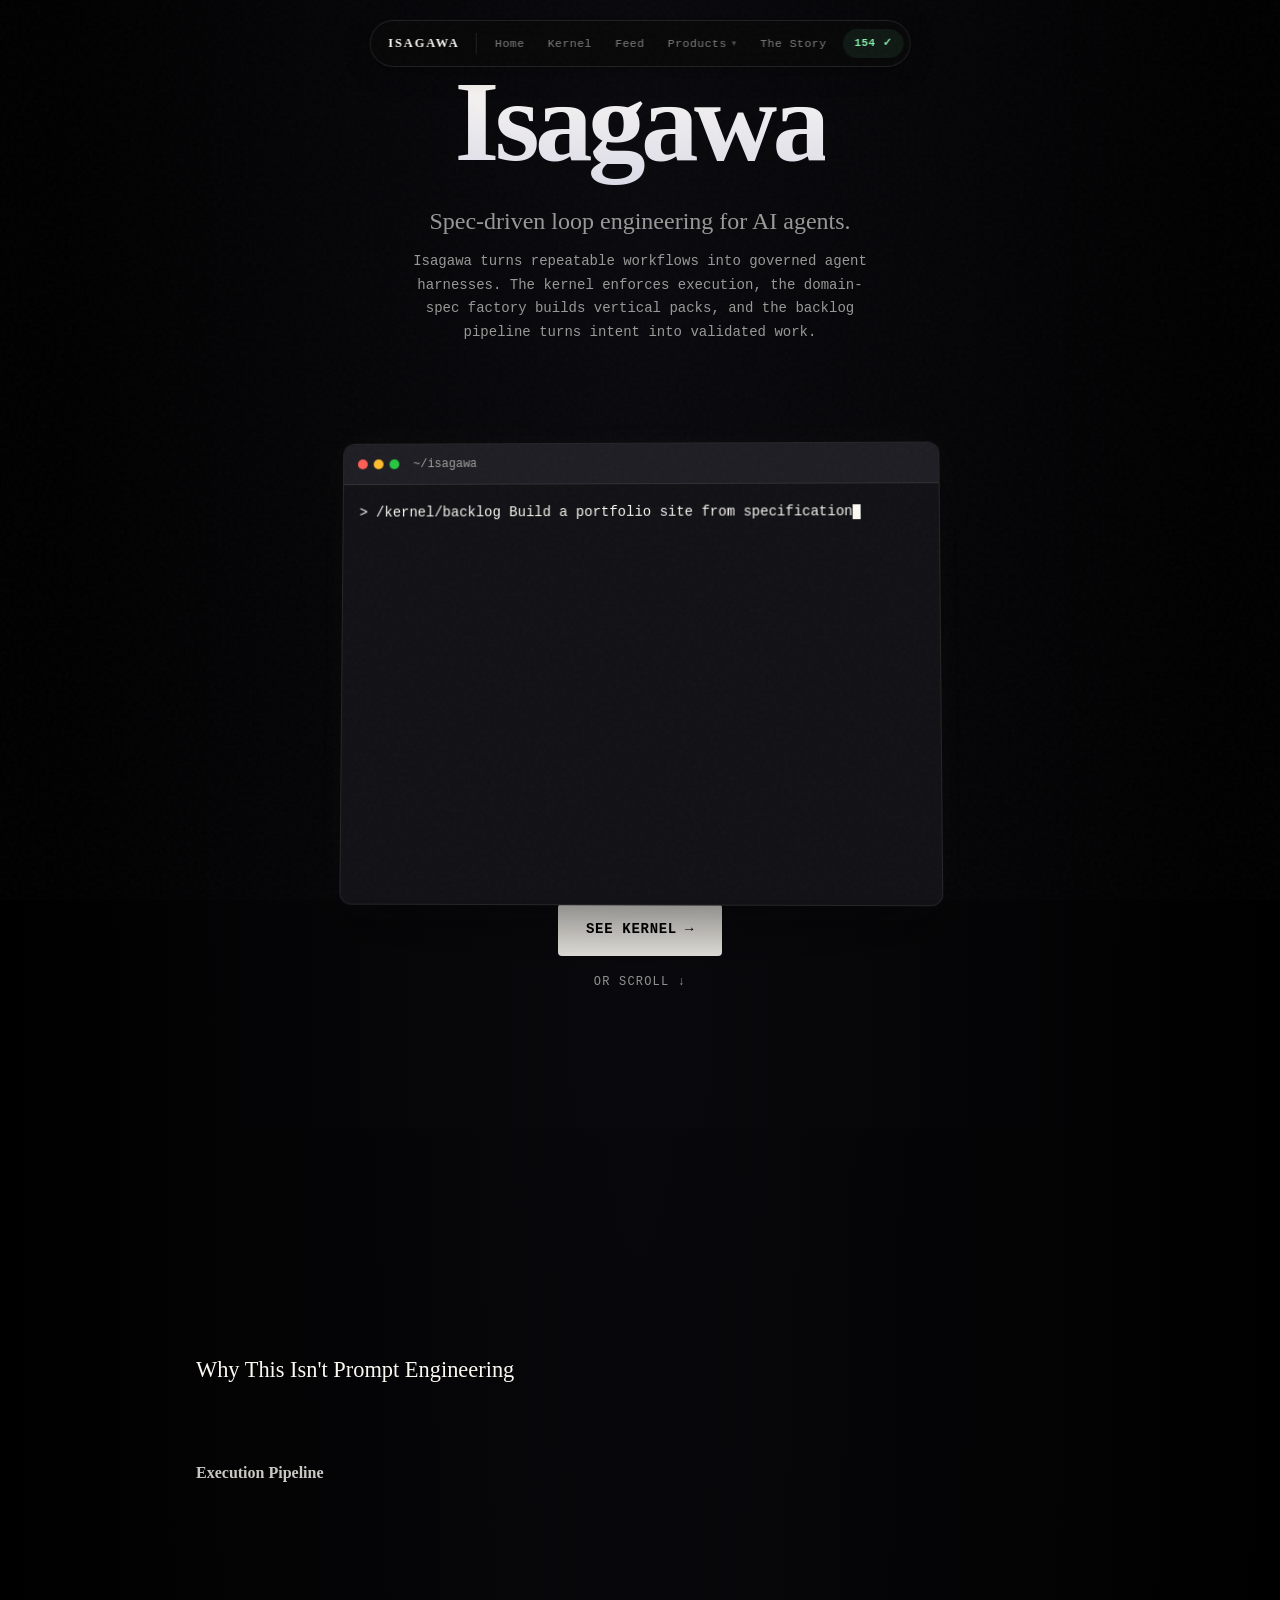
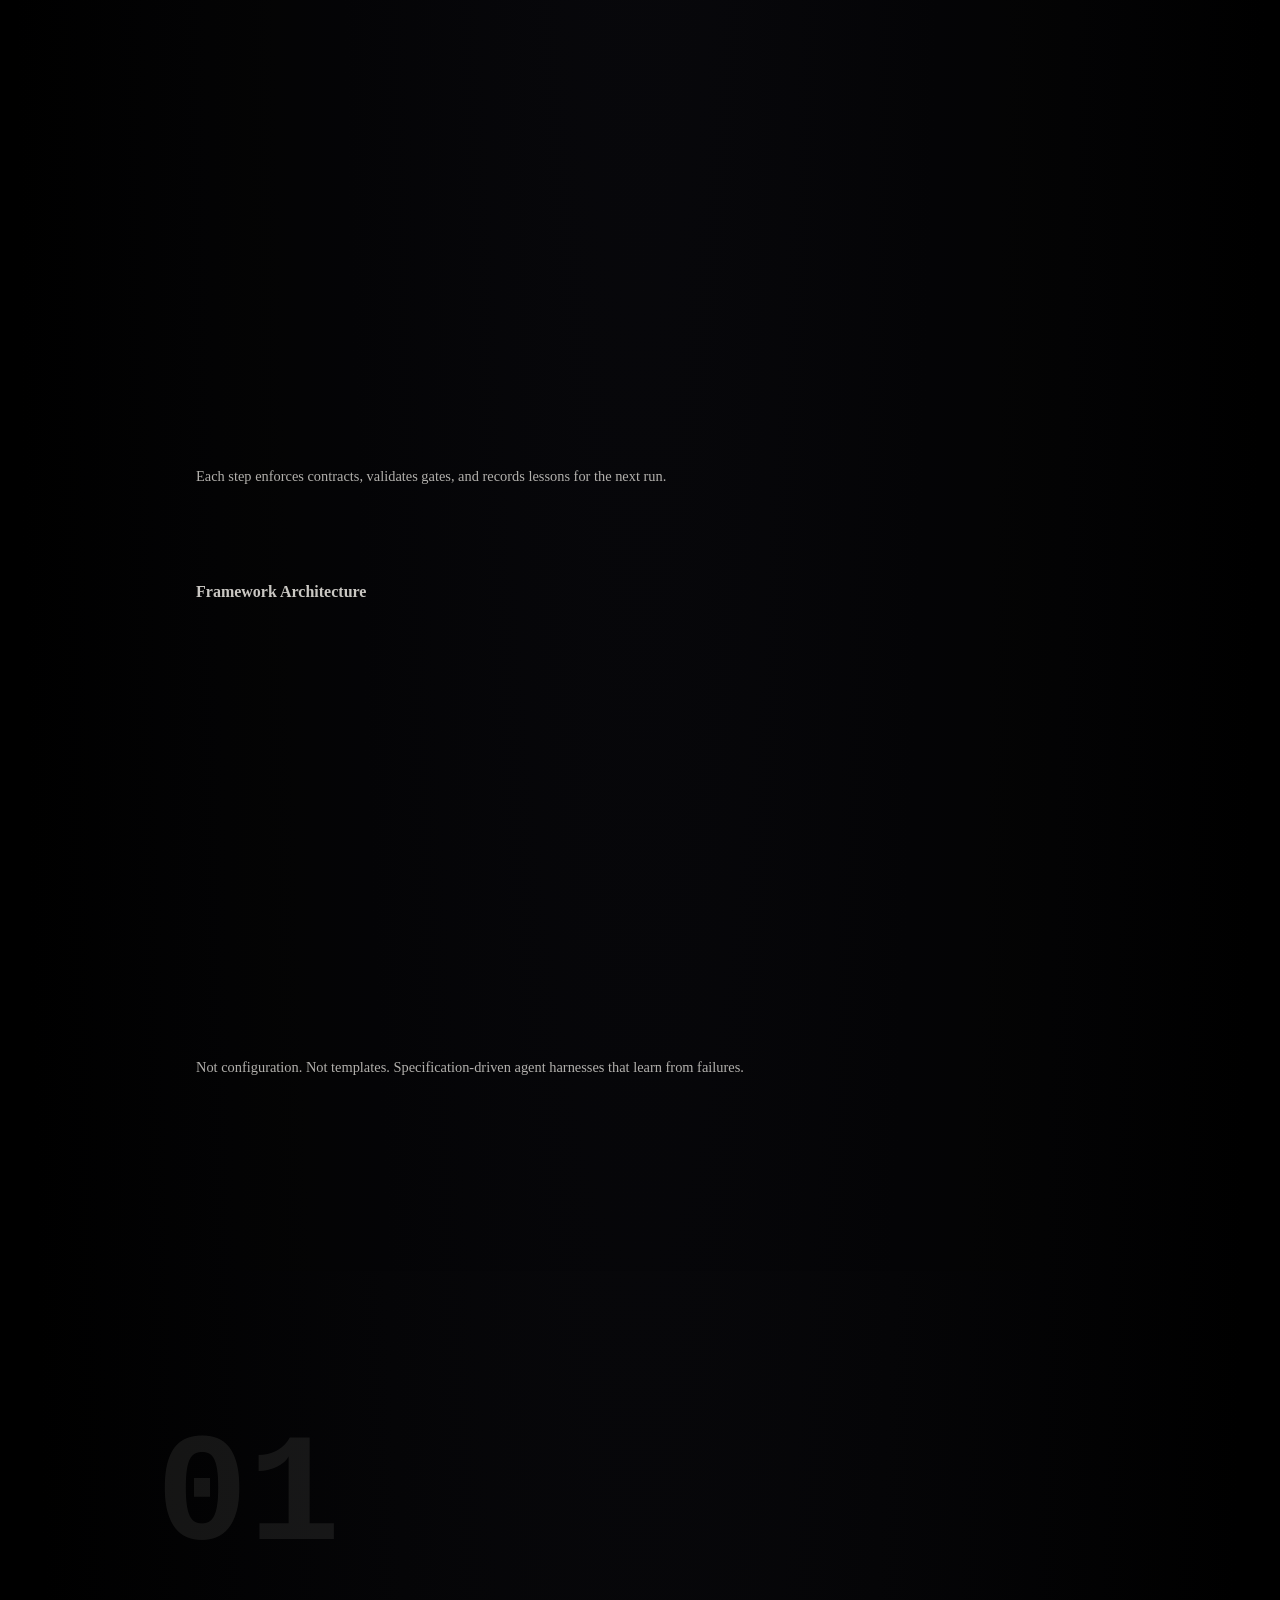
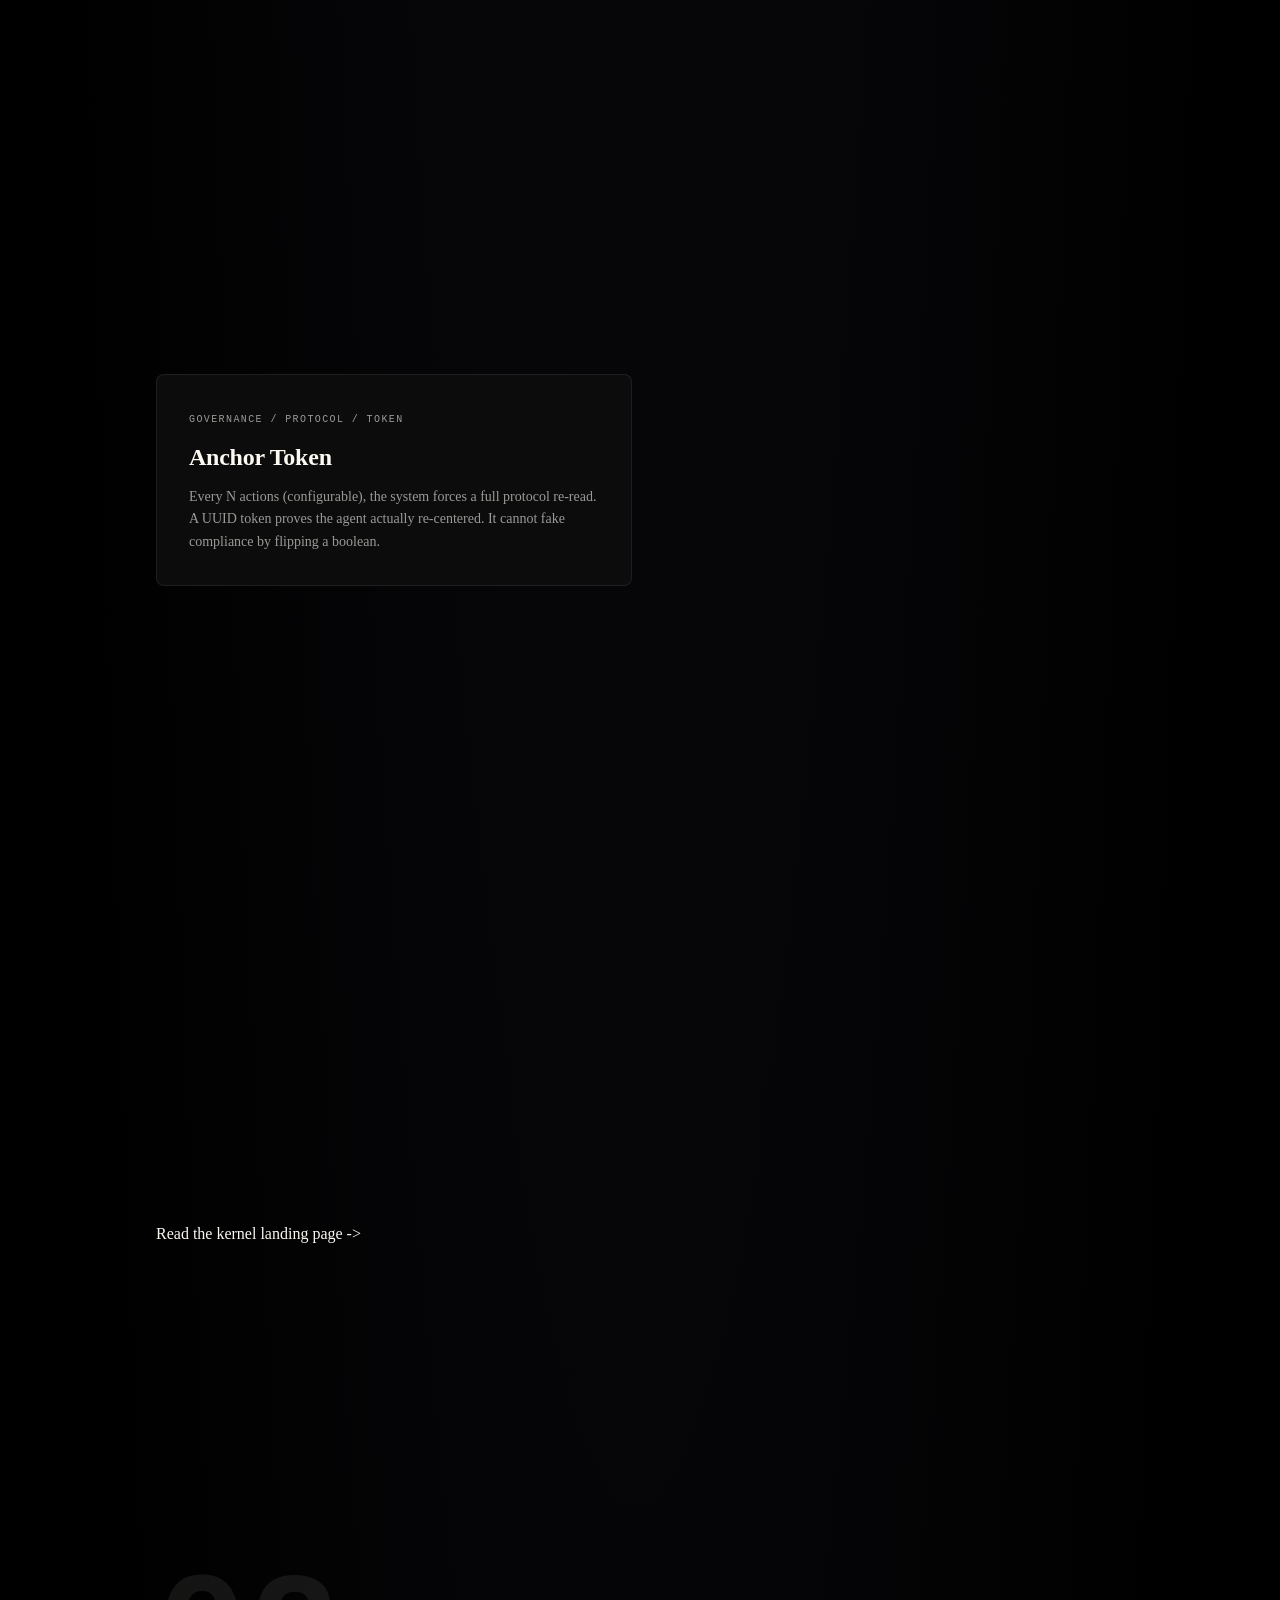
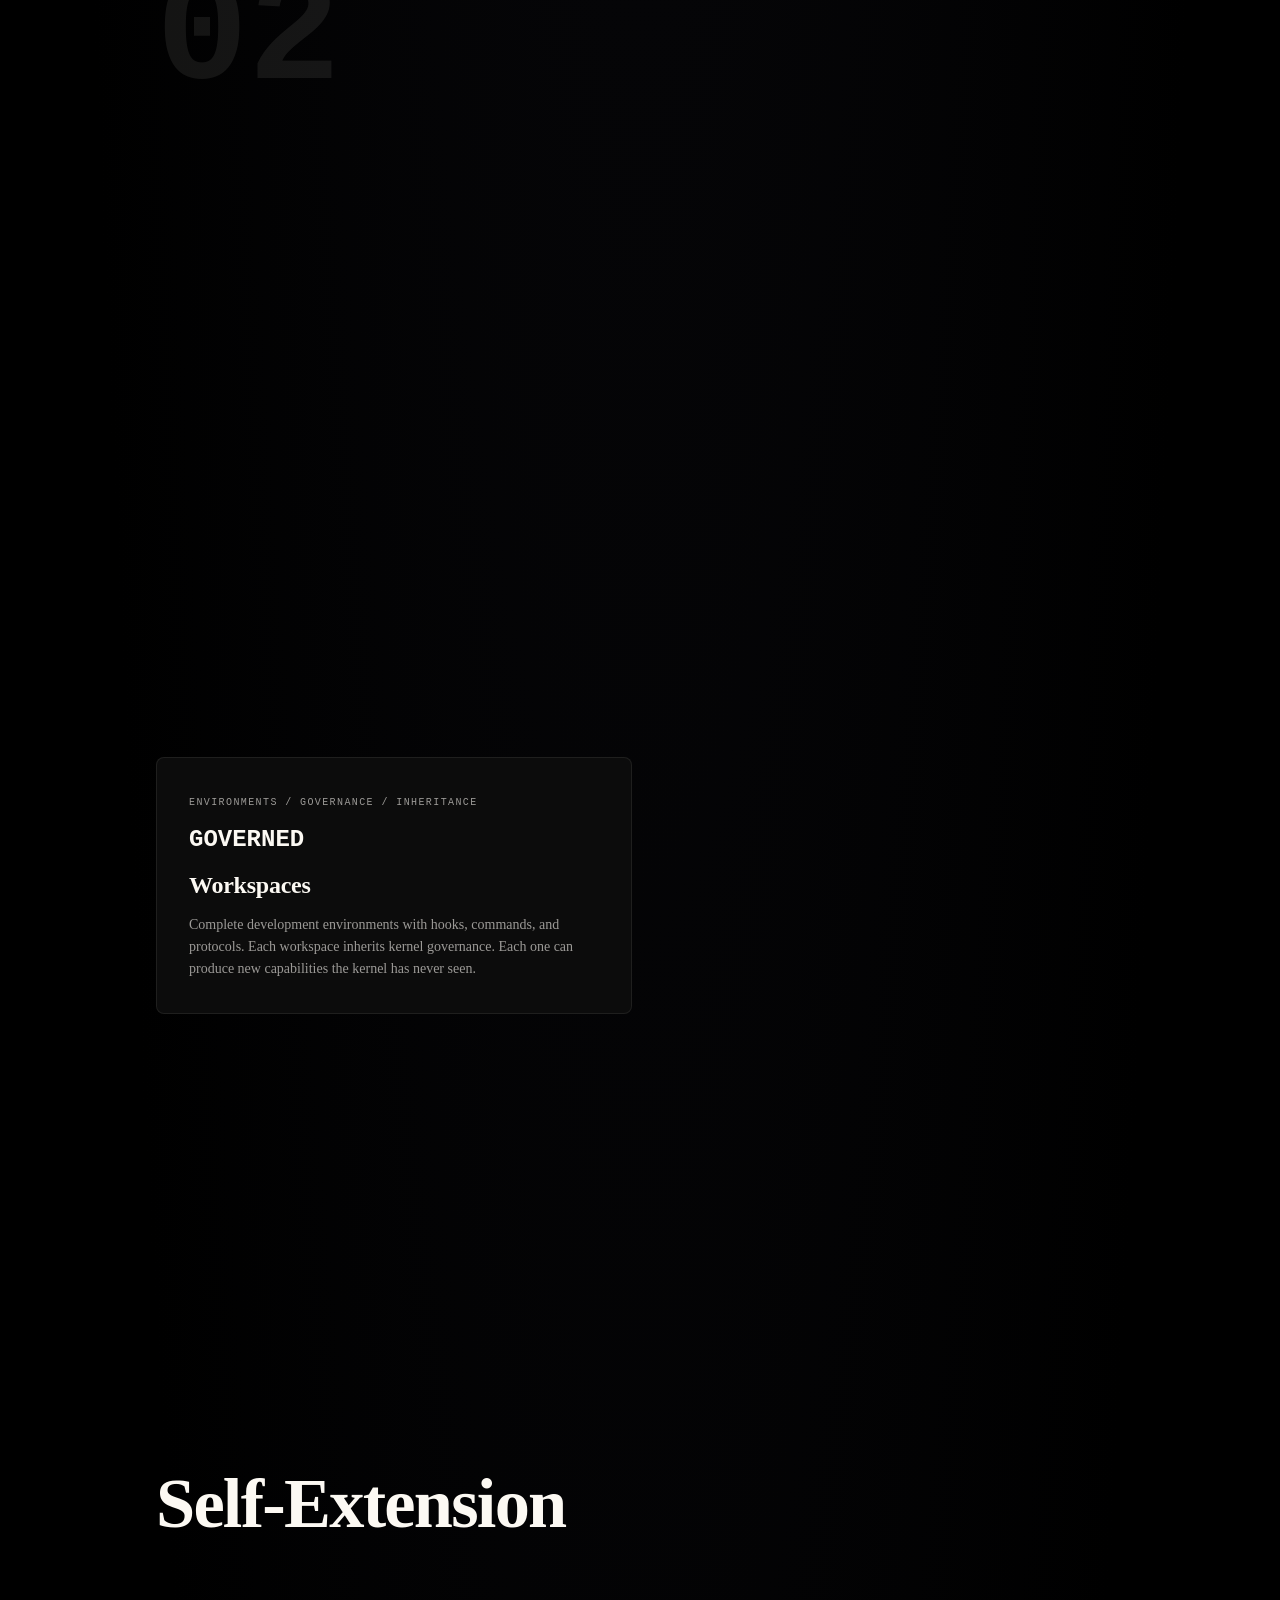
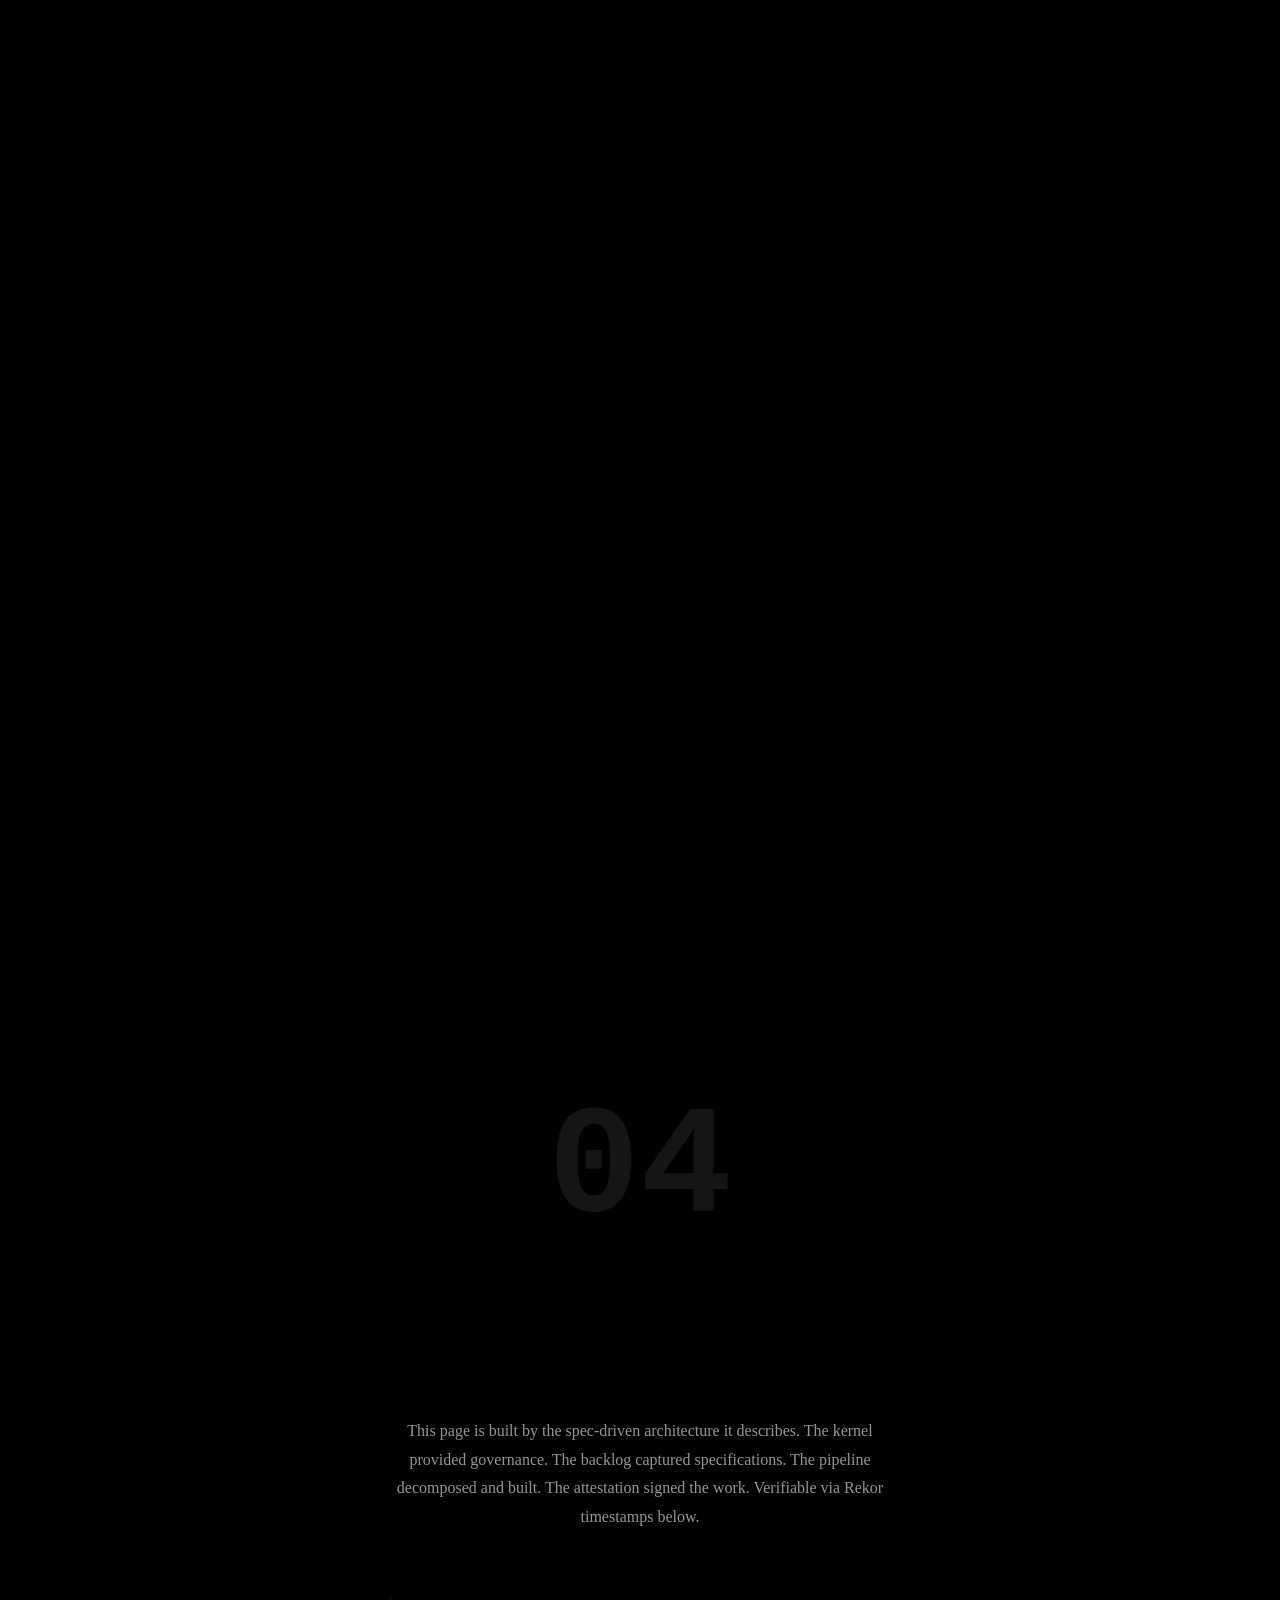
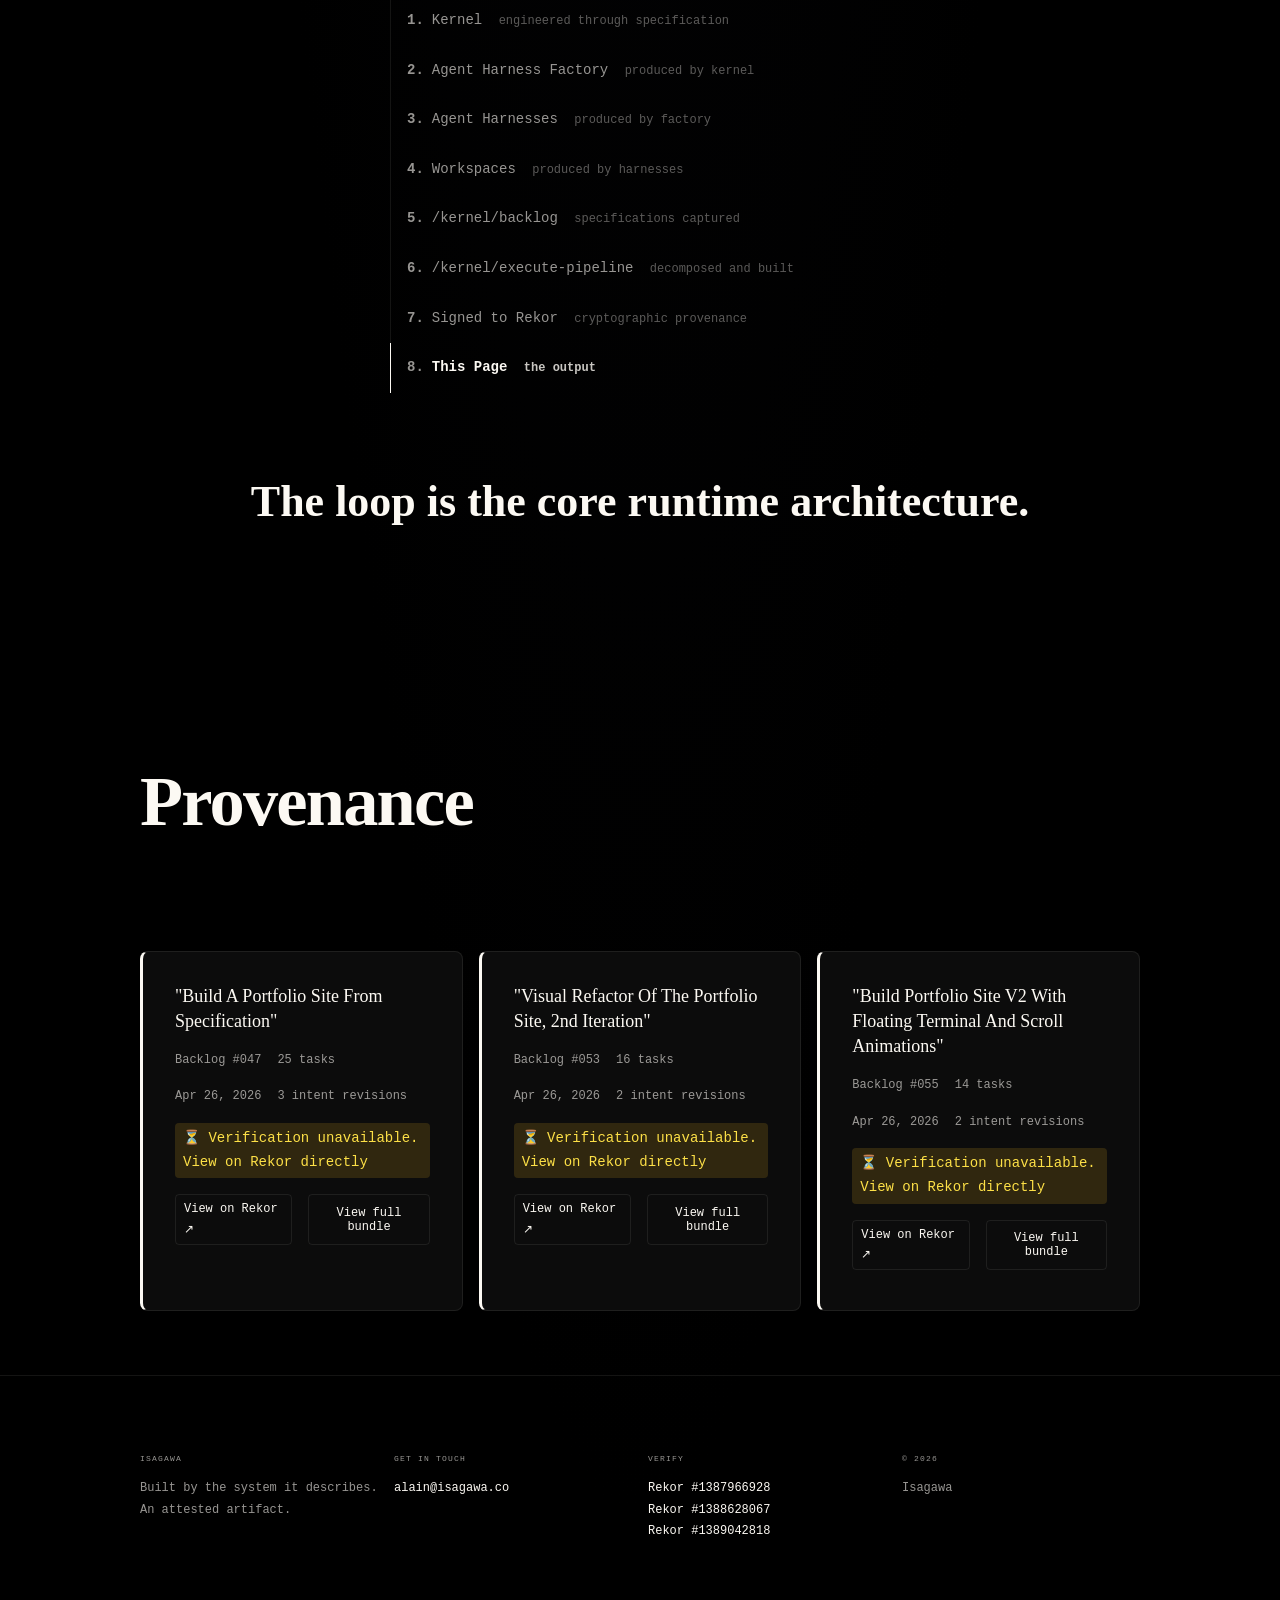
<file: index.html>
<!DOCTYPE html>
<html lang="en">
<head>
  <meta charset="UTF-8">
  <meta name="viewport" content="width=device-width, initial-scale=1.0">
  <meta name="twitter:card" content="summary_large_image">
  <meta name="twitter:title" content="Isagawa - Spec-Driven Agent Framework">
  <meta name="twitter:description" content="Spec-driven loop engineering for AI agents. A kernel governs execution, a domain-spec factory builds vertical packs, and the backlog pipeline turns intent into validated work.">
  <meta name="description" content="Isagawa is a spec-driven agent framework. Turn repeatable workflows into governed agent harnesses with kernel governance, domain specs, and autonomous execution.">
  <meta property="og:title" content="Isagawa - Spec-Driven Agent Framework">
  <meta property="og:description" content="Spec-driven loop engineering for AI agents. Built by the system it describes. Kernel governance via hooks, anchors, and learn cycles.">
  <meta property="og:url" content="https://isagawa.co">
  <meta property="og:type" content="website">
  <title>Isagawa | Spec-Driven Agent Framework</title>
  <link rel="stylesheet" href="styles.css">
  <link rel="stylesheet" href="pill-nav.css">
</head>
<body>
  <header class="site-header" aria-hidden="true"></header>

  <nav class="pill-nav" aria-label="Site navigation">
    <a href="index.html" class="pill-nav__logo">ISAGAWA</a>
    <div class="pill-nav__items">
      <a href="index.html">Home</a>
      <a href="kernel.html">Kernel</a>
      <a href="feed.html">Feed</a>
      <div class="pill-nav__dropdown">
        <button class="pill-nav__dropdown-trigger" aria-expanded="false" aria-haspopup="true">
          Products <span class="pill-nav__chevron" aria-hidden="true">▾</span>
        </button>
        <div class="pill-nav__dropdown-menu" role="menu">
          <a href="attestation.html" role="menuitem">Attestation</a>
          <a href="qa-platforms.html" role="menuitem">QA Platforms</a>
          <a href="ssh-compliance.html" role="menuitem">SSH Compliance</a>
          <a href="vibe-coder.html" role="menuitem">Vibe Coder</a>
          <a href="job-application.html" role="menuitem">AutoApply</a>
        </div>
      </div>
      <a href="story.html">The Story</a>
    </div>
    <a href="feed.html" class="pill-nav__count"><span id="nav-count">--</span> ✓</a>
  </nav>

  <section id="hero">
    <h1>Isagawa</h1>
    <h2>Spec-driven loop engineering for AI agents.</h2>
    <p>Isagawa turns repeatable workflows into governed agent harnesses. The kernel enforces execution, the domain-spec factory builds vertical packs, and the backlog pipeline turns intent into validated work.</p>
    <div class="terminal">
      <div class="terminal__header">
        <span class="terminal__dot terminal__dot--red"></span>
        <span class="terminal__dot terminal__dot--yellow"></span>
        <span class="terminal__dot terminal__dot--green"></span>
        <span class="terminal__title">~/isagawa</span>
      </div>
      <div class="terminal__body" id="terminal-body">
        <span class="terminal__cursor"></span>
      </div>
    </div>
    <a href="/kernel.html" class="hero__cta">See kernel <span class="arrow">→</span></a>
    <span class="hero__scroll-caption">OR SCROLL ↓</span>
  </section>

  <section id="architecture" class="anchor-section parallax-section" style="background: rgba(0,0,0,0.1);">
    <div style="max-width: 1000px; margin: 0 auto; padding: 60px 40px;">
      <h2 class="reveal" style="font-size: 1.4rem; margin-bottom: 40px; font-weight: 400;">Why This Isn't Prompt Engineering</h2>

      <div style="margin-bottom: 60px;">
        <h3 class="reveal" style="font-size: 1rem; margin-bottom: 20px; opacity: 0.8;">Execution Pipeline</h3>
        <div class="reveal" style="padding: 30px; background: rgba(0,0,0,0.3); border-radius: 4px; font-family: monospace; font-size: 0.9rem; line-height: 2.2; color: #fff;">
          <div style="opacity: 0.7;">Conversation / Intent</div>
          <div style="padding-left: 0; margin-top: 8px; opacity: 0.5;">↓</div>
          <div style="margin-top: 8px;">Backlog</div>
          <div style="padding-left: 0; margin-top: 8px; opacity: 0.5;">↓</div>
          <div style="margin-top: 8px;">Execute Pipeline</div>
          <div style="padding-left: 0; margin-top: 8px; opacity: 0.5;">↓</div>
          <div style="margin-top: 8px;">Task Builder</div>
          <div style="padding-left: 0; margin-top: 8px; opacity: 0.5;">↓</div>
          <div style="margin-top: 8px;">Kernel-Governed Agent</div>
          <div style="padding-left: 0; margin-top: 8px; opacity: 0.5;">↓</div>
          <div style="margin-top: 8px;">Contracts + Gates + Lessons</div>
          <div style="padding-left: 0; margin-top: 8px; opacity: 0.5;">↓</div>
          <div style="margin-top: 8px; color: rgba(74, 210, 144, 0.9);">Validated Artifact / New Capability</div>
        </div>
        <p class="reveal" style="margin-top: 20px; font-size: 0.9rem; opacity: 0.7;">Each step enforces contracts, validates gates, and records lessons for the next run.</p>
      </div>

      <div>
        <h3 class="reveal" style="font-size: 1rem; margin-bottom: 20px; opacity: 0.8;">Framework Architecture</h3>
        <div class="reveal" style="padding: 30px; background: rgba(0,0,0,0.3); border-radius: 4px; font-family: monospace; font-size: 0.9rem; line-height: 2.2; color: #fff;">
          <div style="opacity: 0.7;">Kernel</div>
          <div style="padding-left: 0; margin-top: 8px; opacity: 0.5;">↓ runs</div>
          <div style="margin-top: 8px;">Domain Setup</div>
          <div style="padding-left: 0; margin-top: 8px; opacity: 0.5;">↓ compiles</div>
          <div style="margin-top: 8px;">Domain Spec + Repo Context</div>
          <div style="padding-left: 0; margin-top: 8px; opacity: 0.5;">↓ into</div>
          <div style="margin-top: 8px;">Protocol + Commands + Gates + Lessons</div>
          <div style="padding-left: 0; margin-top: 8px; opacity: 0.5;">↓ enabling</div>
          <div style="margin-top: 8px; color: rgba(74, 210, 144, 0.9);">Governed Agent Execution</div>
        </div>
        <p class="reveal" style="margin-top: 20px; font-size: 0.9rem; opacity: 0.7;">Not configuration. Not templates. Specification-driven agent harnesses that learn from failures.</p>
      </div>
    </div>
  </section>

  <section id="seed" class="anchor-section parallax-section">
    <span class="anchor-section__number parallax-number reveal">01</span>
    <h2 class="anchor-section__title reveal">The Seed</h2>
    <p class="anchor-section__subtitle reveal">The foundation: governance/runtime loop that all subsequent capabilities inherit. Hooks. Commands. Protocol. The framework that runs domain specs.</p>
    <p class="anchor-section__narrative reveal">The kernel is a set of interlocking mechanisms, engineered through iterative specification and testing. Together they make governance a property of the system, not a layer on top of it. Every action the factory takes passes through these gates. The kernel <strong>blocks normal agent tool use when required protocol, validation, or learning steps are incomplete</strong>. Not optional. Not negotiable.</p>
    <div class="anchor-section__content">
      <div class="evidence-grid reveal-stagger">
        <div class="evidence-card reveal" style="--stagger-index:0">
          <p class="card-tags">GOVERNANCE / PROTOCOL / TOKEN</p>
          <h3>Anchor Token</h3>
          <p>Every N actions (configurable), the system forces a full protocol re-read. A UUID token proves the agent actually re-centered. It cannot fake compliance by flipping a boolean.</p>
        </div>
        <div class="evidence-card reveal" style="--stagger-index:1">
          <p class="card-tags">HOOK / RUNTIME / WRITE-GATE</p>
          <h3>Gate Enforcer</h3>
          <p>A hook at the tool-call boundary that blocks writes until prerequisites are met. Missing a lesson? Blocked. Skipped an anchor? Blocked. The agent must fix the root cause to proceed.</p>
        </div>
        <div class="evidence-card reveal" style="--stagger-index:2">
          <p class="card-tags">LESSONS / MECHANICAL / PERSISTENCE</p>
          <h3>Learn Loop</h3>
          <p>Every failure records a lesson. The protocol updates mechanically. The same mistake becomes impossible. Not because the agent remembers, but because the system enforces.</p>
        </div>
        <div class="evidence-card reveal" style="--stagger-index:3">
          <p class="card-tags">STATE / LIFECYCLE / RECOVERY</p>
          <h3>Session Protocol</h3>
          <p>Start, anchor, work, complete. The same loop, every session. State survives restarts. Context survives compression. The system picks up where it left off.</p>
        </div>
      </div>
    </div>

    <div class="framework-layers reveal" style="margin-top: 60px; padding: 30px; border: 1px solid rgba(255,255,255,0.1); border-radius: 4px; background: rgba(0,0,0,0.2); font-family: monospace; font-size: 13px; line-height: 1.8;">
      <p style="margin: 0 0 10px 0; opacity: 0.7;">Framework Architecture</p>
      <p style="margin: 0; color: #fff;">Kernel (governance/runtime loop)</p>
      <p style="margin: 5px 0 0 20px; opacity: 0.7;">↓ runs</p>
      <p style="margin: 5px 0 0 0; color: #fff;">Domain Setup (bootstrapping/self-build loop)</p>
      <p style="margin: 5px 0 0 20px; opacity: 0.7;">↓ compiles</p>
      <p style="margin: 5px 0 0 0; color: #fff;">Domain Spec + Repo Context (installable vertical plugins)</p>
      <p style="margin: 5px 0 0 20px; opacity: 0.7;">↓ into</p>
      <p style="margin: 5px 0 0 0; color: #fff;">Protocol + Commands + Gates + Lessons</p>
      <p style="margin: 5px 0 0 20px; opacity: 0.7;">↓ enabling</p>
      <p style="margin: 5px 0 0 0; color: #fff;">Governed Agent Execution</p>
    </div>

    <p class="anchor-section__more"><a href="kernel.html">Read the kernel landing page -></a></p>
  </section>

  <section id="growth" class="anchor-section parallax-section">
    <span class="anchor-section__number parallax-number reveal">02</span>
    <h2 class="anchor-section__title reveal">Growth</h2>
    <p class="anchor-section__subtitle reveal">SDD architecture: the kernel governs execution, the domain-spec factory compiles specifications into harnesses, and together they bootstrap each new capability.</p>
    <p class="anchor-section__narrative reveal">The kernel governs execution. The domain-spec factory compiles specifications into structured agents. The result: 30+ AI agents, a 12-step compilation pipeline, and governed development environments that inherit kernel management from creation.</p>
    <div class="anchor-section__content">
      <div class="evidence-grid">
        <div class="evidence-card reveal" style="--stagger-index:0">
          <p class="card-tags">VERTICALS / CORPUS / SPECIFICATION</p>
          <span class="evidence-stat">30+</span>
          <h3>AI Agents</h3>
          <p>Harnesses, agents, and domain specs compiled from specifications. Each one teaches the system a new field: QA, compliance, healthcare, DevOps, creative production, real estate.</p>
        </div>
        <div class="evidence-card reveal" style="--stagger-index:1">
          <p class="card-tags">PIPELINE / COMPILER / MECHANICAL</p>
          <span class="evidence-stat">12</span>
          <h3>Agent Harness Factory Steps</h3>
          <p>A pipeline that compiles specifications into structured harnesses. The factory itself was produced by the kernel. The system built its own compiler.</p>
        </div>
        <div class="evidence-card reveal" style="--stagger-index:2">
          <p class="card-tags">ENVIRONMENTS / GOVERNANCE / INHERITANCE</p>
          <span class="evidence-stat">GOVERNED</span>
          <h3>Workspaces</h3>
          <p>Complete development environments with hooks, commands, and protocols. Each workspace inherits kernel governance. Each one can produce new capabilities the kernel has never seen.</p>
        </div>
      </div>
    </div>
  </section>

  <section id="self-extension" class="anchor-section parallax-section">
    <span class="anchor-section__number parallax-number reveal">03</span>
    <h2 class="anchor-section__title reveal">Self-Extension</h2>
    <p class="anchor-section__subtitle reveal">The system produces new capabilities. Each capability extends what's possible next.</p>
    <p class="anchor-section__narrative reveal">New skills, new commands, new workflows are produced and integrated. The system expands its own capabilities. Each new capability becomes part of the system, enabling even more capabilities.</p>
    <div class="anchor-section__content">
      <div class="evidence-grid">
        <div class="evidence-card reveal" style="--stagger-index:0">
          <p class="card-tags">SPECIFICATIONS / CAPTURE / EXECUTABLE</p>
          <span class="evidence-stat">130+</span>
          <h3>/kernel/backlog</h3>
          <p>Every capability begins as a specification. The backlog captures specifications and structures them for execution. 130+ items logged, each one a starting point for autonomous production.</p>
        </div>
        <div class="evidence-card reveal" style="--stagger-index:1">
          <p class="card-tags">DECOMPOSITION / EXECUTION / AUTONOMOUS</p>
          <span class="evidence-stat">90+</span>
          <h3>/kernel/execute-pipeline</h3>
          <p>One command decomposes intent into tasks and executes them. 90+ completed pipelines across 50+ repos. Autonomous for deterministic execution; HITL for approvals, failures, and judgment points.</p>
        </div>
        <div class="evidence-card reveal" style="--stagger-index:2">
          <p class="card-tags">OUTPUT / CAPABILITIES / RECURSIVE</p>
          <h3>Produced Capabilities</h3>
          <p class="capability-card-label">Produced Harnesses</p>
          <p class="capability-card-list">Fraud Detection Platform · Healthcare QA · <a href="ssh-compliance.html">SSH Compliance Testing</a></p>
          <p class="capability-card-label">Produced Skills</p>
          <p class="capability-card-list">Website Cloner · <a href="attestation.html">Attestation Pipeline</a> · Production Test Framework · Autonomous Cycling</p>
          <p class="capability-card-more">and more. Each one produced by the same loop.</p>
        </div>
      </div>
    </div>
  </section>

  <section id="this-page" class="anchor-section parallax-section">
    <span class="anchor-section__number parallax-number reveal">04</span>
    <h2 class="anchor-section__title reveal">This Page</h2>
    <p class="reveal-text reveal">You are looking at the output.</p>
    <p class="anchor-section__narrative">This page is built by the spec-driven architecture it describes. The kernel provided governance. The backlog captured specifications. The pipeline decomposed and built. The attestation signed the work. Verifiable via Rekor timestamps below.</p>
    <div class="anchor-section__content">
      <ol class="chain-list">
        <li>Kernel <span class="chain-note">engineered through specification</span></li>
        <li>Agent Harness Factory <span class="chain-note">produced by kernel</span></li>
        <li>Agent Harnesses <span class="chain-note">produced by factory</span></li>
        <li>Workspaces <span class="chain-note">produced by harnesses</span></li>
        <li>/kernel/backlog <span class="chain-note">specifications captured</span></li>
        <li>/kernel/execute-pipeline <span class="chain-note">decomposed and built</span></li>
        <li>Signed to Rekor <span class="chain-note">cryptographic provenance</span></li>
        <li>This Page <span class="chain-note">the output</span></li>
      </ol>
    </div>
    <p class="chain-closing">The loop is the core runtime architecture.</p>
  </section>

  <section id="provenance">
    <div class="provenance-container">
      <h2 class="anchor-section__title reveal">Provenance</h2>
      <p class="provenance-subtitle reveal">Every pipeline run is signed with Sigstore and logged to Rekor. These are real attestation bundles. Verify them yourself.</p>
      <div class="attestation-cards">
        <div class="attestation-card" data-bundle="attestation-bundle-1">
          <p class="intent-text"></p>
          <div class="attestation-meta"></div>
          <div class="verification-badge"></div>
          <div class="attestation-actions">
            <a href="#" class="rekor-link" target="_blank" rel="noopener">View on Rekor ↗</a>
            <button class="bundle-toggle" type="button">View full bundle</button>
          </div>
          <pre class="bundle-viewer"></pre>
        </div>
        <div class="attestation-card" data-bundle="attestation-bundle-2">
          <p class="intent-text"></p>
          <div class="attestation-meta"></div>
          <div class="verification-badge"></div>
          <div class="attestation-actions">
            <a href="#" class="rekor-link" target="_blank" rel="noopener">View on Rekor ↗</a>
            <button class="bundle-toggle" type="button">View full bundle</button>
          </div>
          <pre class="bundle-viewer"></pre>
        </div>
        <div class="attestation-card" data-bundle="attestation-bundle-3">
          <p class="intent-text"></p>
          <div class="attestation-meta"></div>
          <div class="verification-badge"></div>
          <div class="attestation-actions">
            <a href="#" class="rekor-link" target="_blank" rel="noopener">View on Rekor ↗</a>
            <button class="bundle-toggle" type="button">View full bundle</button>
          </div>
          <pre class="bundle-viewer"></pre>
        </div>
      </div>
    </div>
  </section>

  <script type="application/json" id="attestation-bundle-1">
{
  "predicateType": "natural-language-session/v1",
  "predicate": {
    "invocation": {
      "configSource": "",
      "parameters": "",
      "intent_chain": [
        {
          "rev": 1,
          "timestamp": "2026-04-25T23:29:38.307769+00:00",
          "raw_input_hash": "cc6eb687eebacee649c8c6ba8b545ae5086f4706eaa96ad93b8d90015d835e99",
          "backlog_hash_after": "6b9ced2acd07792b2be0661197bbc7d8a6596adcd84596fc519151ff5f31cc4b"
        },
        {
          "rev": 2,
          "timestamp": "2026-04-25T23:30:45.581959+00:00",
          "raw_input_hash": "2f1045bd895cfe58c99dbc42748f7d1df7d7d44ab2aa1ce2e20aa14e6a0f5b12",
          "backlog_hash_after": "5a6cc2bfa40c602018fc3552267bea0f5b58ec980b2fb6623fd2de8fe8a7a9f7"
        },
        {
          "rev": 3,
          "timestamp": "2026-04-26T06:28:18.891975+00:00",
          "raw_input_hash": "adb7c4c99f4c8790dc74cd636ef7734b53f2dda9def18ec9f2beee47b0fb42ba",
          "backlog_hash_after": "c98910a0812eff189c6153cceb88071070f9644abab05e72ae8891b528cb6dd6"
        }
      ]
    },
    "output": {
      "artifacts": []
    },
    "timestamp": {
      "start": "2026-04-26T07:10:22.960114+00:00",
      "end": "2026-04-26T07:10:22.961120+00:00"
    },
    "metadata": {
      "pipeline_backlog": "docs/backlog/done/047-market-build-portfolio-site-loop-theme.md",
      "task_folder": "tasks/portfolio-site",
      "task_count": 25,
      "completed_count": 25,
      "skipped_count": 1
    },
    "rekor": {
      "entryUrl": "https://search.sigstore.dev/?logIndex=1387966928",
      "logIndex": "1387966928"
    }
  }
}
  </script>

  <script type="application/json" id="attestation-bundle-2">
{
  "predicateType": "natural-language-session/v1",
  "predicate": {
    "invocation": {
      "configSource": "329d11a1fc21baca896a6b4d0f2945000be0739268ef99989d111a53c7c55976",
      "parameters": "59088e2f8b74808af6e913b8cdf071eae708a624af1c68bb1429e8e5f484eebc",
      "intent_chain": [
        {
          "rev": 1,
          "timestamp": "2026-04-26T07:56:00.838171+00:00",
          "raw_input_hash": "bb46aa9654bfa5e814a618e22b81a2c26a2127571b74fd0e0f9dca646deb539d",
          "backlog_hash_after": ""
        },
        {
          "rev": 2,
          "timestamp": "2026-04-26T07:58:31.399327+00:00",
          "raw_input_hash": "bb46aa9654bfa5e814a618e22b81a2c26a2127571b74fd0e0f9dca646deb539d",
          "backlog_hash_after": "329d11a1fc21baca896a6b4d0f2945000be0739268ef99989d111a53c7c55976"
        }
      ]
    },
    "output": {
      "artifacts": [
        {"path": "tasks/portfolio-visual-refactor/gate-contract.md", "sha256": "e7cf46a87c6339c728bb873e7c5a6e4e15612225e19c688607d1cfb3915ad904"},
        {"path": "tasks/portfolio-visual-refactor/001-build-css-typography-hierarchy.md", "sha256": "f2ea5728391519d3e1095b748fdced8ed54e17bc76d062b0f51be7ca1b0734d9"}
      ]
    },
    "timestamp": {
      "start": "2026-04-26T08:16:00.302958+00:00",
      "end": "2026-04-26T08:16:00.308950+00:00"
    },
    "metadata": {
      "pipeline_backlog": "docs/backlog/done/053-market-refactor-portfolio-site-visual-layer.md",
      "task_folder": "tasks/portfolio-visual-refactor",
      "task_count": 16,
      "completed_count": 16,
      "skipped_count": 1
    },
    "rekor": {
      "entryUrl": "https://search.sigstore.dev/?logIndex=1388628067",
      "logIndex": "1388628067"
    }
  }
}
  </script>

  <script type="application/json" id="attestation-bundle-3">
{
  "predicateType": "natural-language-session/v1",
  "predicate": {
    "invocation": {
      "configSource": "55efdb25cc7c3f1752295b550c0caf328b7b1a255f1cdf7481e633a2de396ad2",
      "parameters": "",
      "intent_chain": [
        {
          "rev": 1,
          "timestamp": "2026-04-26T08:29:56.200880+00:00",
          "raw_input_hash": "c2997805078d038e4f69416fdc1b12fde17d4a20ff8f9556a0559cb449894c0e",
          "backlog_hash_after": ""
        },
        {
          "rev": 2,
          "timestamp": "2026-04-26T08:32:02.669007+00:00",
          "raw_input_hash": "c2997805078d038e4f69416fdc1b12fde17d4a20ff8f9556a0559cb449894c0e",
          "backlog_hash_after": "55efdb25cc7c3f1752295b550c0caf328b7b1a255f1cdf7481e633a2de396ad2"
        }
      ]
    },
    "output": {
      "artifacts": []
    },
    "timestamp": {
      "start": "2026-04-26T09:03:14.490823+00:00",
      "end": "2026-04-26T09:03:14.491819+00:00"
    },
    "metadata": {
      "pipeline_backlog": "docs/backlog/done/055-market-build-portfolio-site-v2-terminal.md",
      "task_folder": "tasks/portfolio-site-v2",
      "task_count": 14,
      "completed_count": 14,
      "skipped_count": 0
    },
    "rekor": {
      "entryUrl": "https://search.sigstore.dev/?logIndex=1389042818",
      "logIndex": "1389042818"
    }
  }
}
  </script>

  <script>
  (function() {
    // Attestation cards
    const cards = document.querySelectorAll('.attestation-card');
    cards.forEach(function(card) {
      const bundleId = card.getAttribute('data-bundle');
      const scriptEl = document.getElementById(bundleId);
      if (!scriptEl) return;

      let bundle;
      try { bundle = JSON.parse(scriptEl.textContent); } catch(e) { return; }

      const pred = bundle.predicate || bundle;
      const meta = pred.metadata || {};
      const rekor = pred.rekor || {};
      const invocation = pred.invocation || {};
      const chain = invocation.intent_chain || [];

      // Intent text - the literal sentence that started each pipeline
      const intentStrings = {
        'attestation-bundle-1': '"Build a portfolio site from specification"',
        'attestation-bundle-2': '"Visual refactor of the portfolio site, 2nd iteration"',
        'attestation-bundle-3': '"Build portfolio site V2 with floating terminal and scroll animations"'
      };
      const intentEl = card.querySelector('.intent-text');
      if (intentEl) {
        intentEl.textContent = intentStrings[bundleId] || meta.pipeline_backlog || 'Unknown pipeline';
      }

      // Metadata
      const metaEl = card.querySelector('.attestation-meta');
      if (metaEl) {
        const num = (meta.pipeline_backlog || '').match(/(\d{3})/);
        const ts = (pred.timestamp || {}).start || '';
        const date = ts ? new Date(ts).toLocaleDateString('en-US', {year:'numeric',month:'short',day:'numeric'}) : '';
        metaEl.innerHTML = '<span>Backlog #' + (num ? num[1] : '?') + '</span>'
          + '<span>' + (meta.task_count || 0) + ' tasks</span>'
          + '<span>' + date + '</span>'
          + '<span>' + chain.length + ' intent revision' + (chain.length !== 1 ? 's' : '') + '</span>';
      }

      // Rekor link
      const rekorLink = card.querySelector('.rekor-link');
      if (rekorLink && rekor.logIndex) {
        rekorLink.href = 'https://search.sigstore.dev/?logIndex=' + rekor.logIndex;
      }

      // Verification badge
      const badgeEl = card.querySelector('.verification-badge');
      if (badgeEl && rekor.logIndex) {
        (async function() {
          try {
            const bundleStr = scriptEl.textContent.trim();
            const encoded = new TextEncoder().encode(bundleStr);
            const hashBuffer = await crypto.subtle.digest('SHA-256', encoded);
            const hashArray = Array.from(new Uint8Array(hashBuffer));
            const hashHex = hashArray.map(function(b) { return b.toString(16).padStart(2, '0'); }).join('');

            const resp = await fetch('https://rekor.sigstore.dev/api/v1/log/entries?logIndex=' + rekor.logIndex);
            if (resp.ok) {
              badgeEl.className = 'verification-badge verification-badge--verified';
              badgeEl.textContent = '✓ Verified on Rekor (#' + rekor.logIndex + ')';
            } else {
              throw new Error('Rekor fetch failed');
            }
          } catch(e) {
            badgeEl.className = 'verification-badge verification-badge--pending';
            badgeEl.textContent = '⏳ Verification unavailable. View on Rekor directly';
          }
        })();
      }

      // Bundle viewer toggle
      const toggleBtn = card.querySelector('.bundle-toggle');
      const viewer = card.querySelector('.bundle-viewer');
      if (toggleBtn && viewer) {
        viewer.textContent = JSON.stringify(bundle, null, 2);
        toggleBtn.addEventListener('click', function() {
          viewer.classList.toggle('open');
          toggleBtn.textContent = viewer.classList.contains('open') ? 'Hide bundle' : 'View full bundle';
        });
      }
    });
  })();
  </script>

  <!-- Terminal Typing Animation -->
  <script>
  (function() {
    var body = document.getElementById('terminal-body');
    if (!body) return;

    var lines = [
      { text: '> /kernel/backlog Build a portfolio site from specification', cls: 'terminal__line--prompt' },
      { text: '', cls: '' },
      { text: '  BACKLOG ITEM CREATED', cls: 'terminal__line--success' },
      { text: '  File: 047-market-build-portfolio-site-loop-theme.md', cls: '' },
      { text: '  Scope: BUILD', cls: '' },
      { text: '  Ready for /kernel/execute-pipeline.', cls: '' },
      { text: '', cls: '' },
      { text: '> /kernel/execute-pipeline 047', cls: 'terminal__line--prompt' },
      { text: '', cls: '' },
      { text: '  tasks decomposed: 25', cls: '' },
      { text: '  executing via run-task.sh...', cls: '' },
      { text: '  ✓ 25/25 complete', cls: 'terminal__line--success' },
      { text: '  signing with sigstore...', cls: '' },
      { text: '  ✓ rekor #1387966928', cls: 'terminal__line--success' },
      { text: '', cls: '' },
      { text: '  pipeline 047 complete.', cls: 'terminal__line--emphasis' }
    ];

    var charDelay = 35;
    var lineDelay = 500;
    var restartDelay = 3500;

    function run() {
      body.innerHTML = '';
      var cursor = document.createElement('span');
      cursor.className = 'terminal__cursor';
      typeLine(0, cursor);
    }

    function typeLine(lineIdx, cursor) {
      if (lineIdx >= lines.length) {
        if (cursor.parentNode) cursor.parentNode.removeChild(cursor);
        setTimeout(run, restartDelay);
        return;
      }

      var line = lines[lineIdx];
      var el = document.createElement('div');
      el.className = 'terminal__line ' + (line.cls || '');
      body.appendChild(el);

      if (!line.text) {
        el.innerHTML = '&nbsp;';
        setTimeout(function() { typeLine(lineIdx + 1, cursor); }, lineDelay / 2);
        return;
      }

      var i = 0;
      el.appendChild(cursor);

      function typeChar() {
        if (i < line.text.length) {
          el.insertBefore(document.createTextNode(line.text[i]), cursor);
          i++;
          setTimeout(typeChar, charDelay);
        } else {
          setTimeout(function() { typeLine(lineIdx + 1, cursor); }, lineDelay);
        }
      }
      typeChar();
    }

    run();
  })();
  </script>

  <!-- Scroll Observer -->
  <script>
  (function() {
    var reveals = document.querySelectorAll('.reveal');
    if (!reveals.length) return;

    if (window.matchMedia('(prefers-reduced-motion: reduce)').matches) {
      reveals.forEach(function(el) { el.classList.add('revealed'); });
      return;
    }

    var observer = new IntersectionObserver(function(entries) {
      entries.forEach(function(entry) {
        if (entry.isIntersecting) {
          entry.target.classList.add('revealed');
          observer.unobserve(entry);
        }
      });
    }, { threshold: 0.15 });

    reveals.forEach(function(el) { observer.observe(el); });
  })();
  </script>

  <!-- Parallax Scroll -->
  <script>
  (function() {
    if (window.matchMedia('(prefers-reduced-motion: reduce)').matches) return;

    var numbers = document.querySelectorAll('.parallax-number');
    if (!numbers.length) return;

    var ticking = false;

    function update() {
      var scrollY = window.scrollY;
      numbers.forEach(function(el) {
        var rect = el.getBoundingClientRect();
        var offset = (rect.top + scrollY - scrollY) * 0.4;
        el.style.transform = 'translateY(' + (offset * -0.15) + 'px)';
      });
      ticking = false;
    }

    window.addEventListener('scroll', function() {
      if (!ticking) {
        requestAnimationFrame(update);
        ticking = true;
      }
    }, { passive: true });
  })();
  </script>

  <footer>
    <div class="footer__grid">
      <div class="footer__col">
        <p class="footer__col-header">Isagawa</p>
        <p>Built by the system it describes.</p>
        <p>An attested artifact.</p>
      </div>
      <div class="footer__col">
        <p class="footer__col-header">Get in touch</p>
        <a href="mailto:alain@isagawa.co">alain@isagawa.co</a>
      </div>
      <div class="footer__col">
        <p class="footer__col-header">Verify</p>
        <a href="https://search.sigstore.dev/?logIndex=1387966928" target="_blank" rel="noopener">Rekor #1387966928</a>
        <a href="https://search.sigstore.dev/?logIndex=1388628067" target="_blank" rel="noopener">Rekor #1388628067</a>
        <a href="https://search.sigstore.dev/?logIndex=1389042818" target="_blank" rel="noopener">Rekor #1389042818</a>
      </div>
      <div class="footer__col">
        <p class="footer__col-header">&copy; 2026</p>
        <p>Isagawa</p>
      </div>
    </div>
  </footer>

  <script src="pill-nav.js"></script>
</body>
</html>
</file>
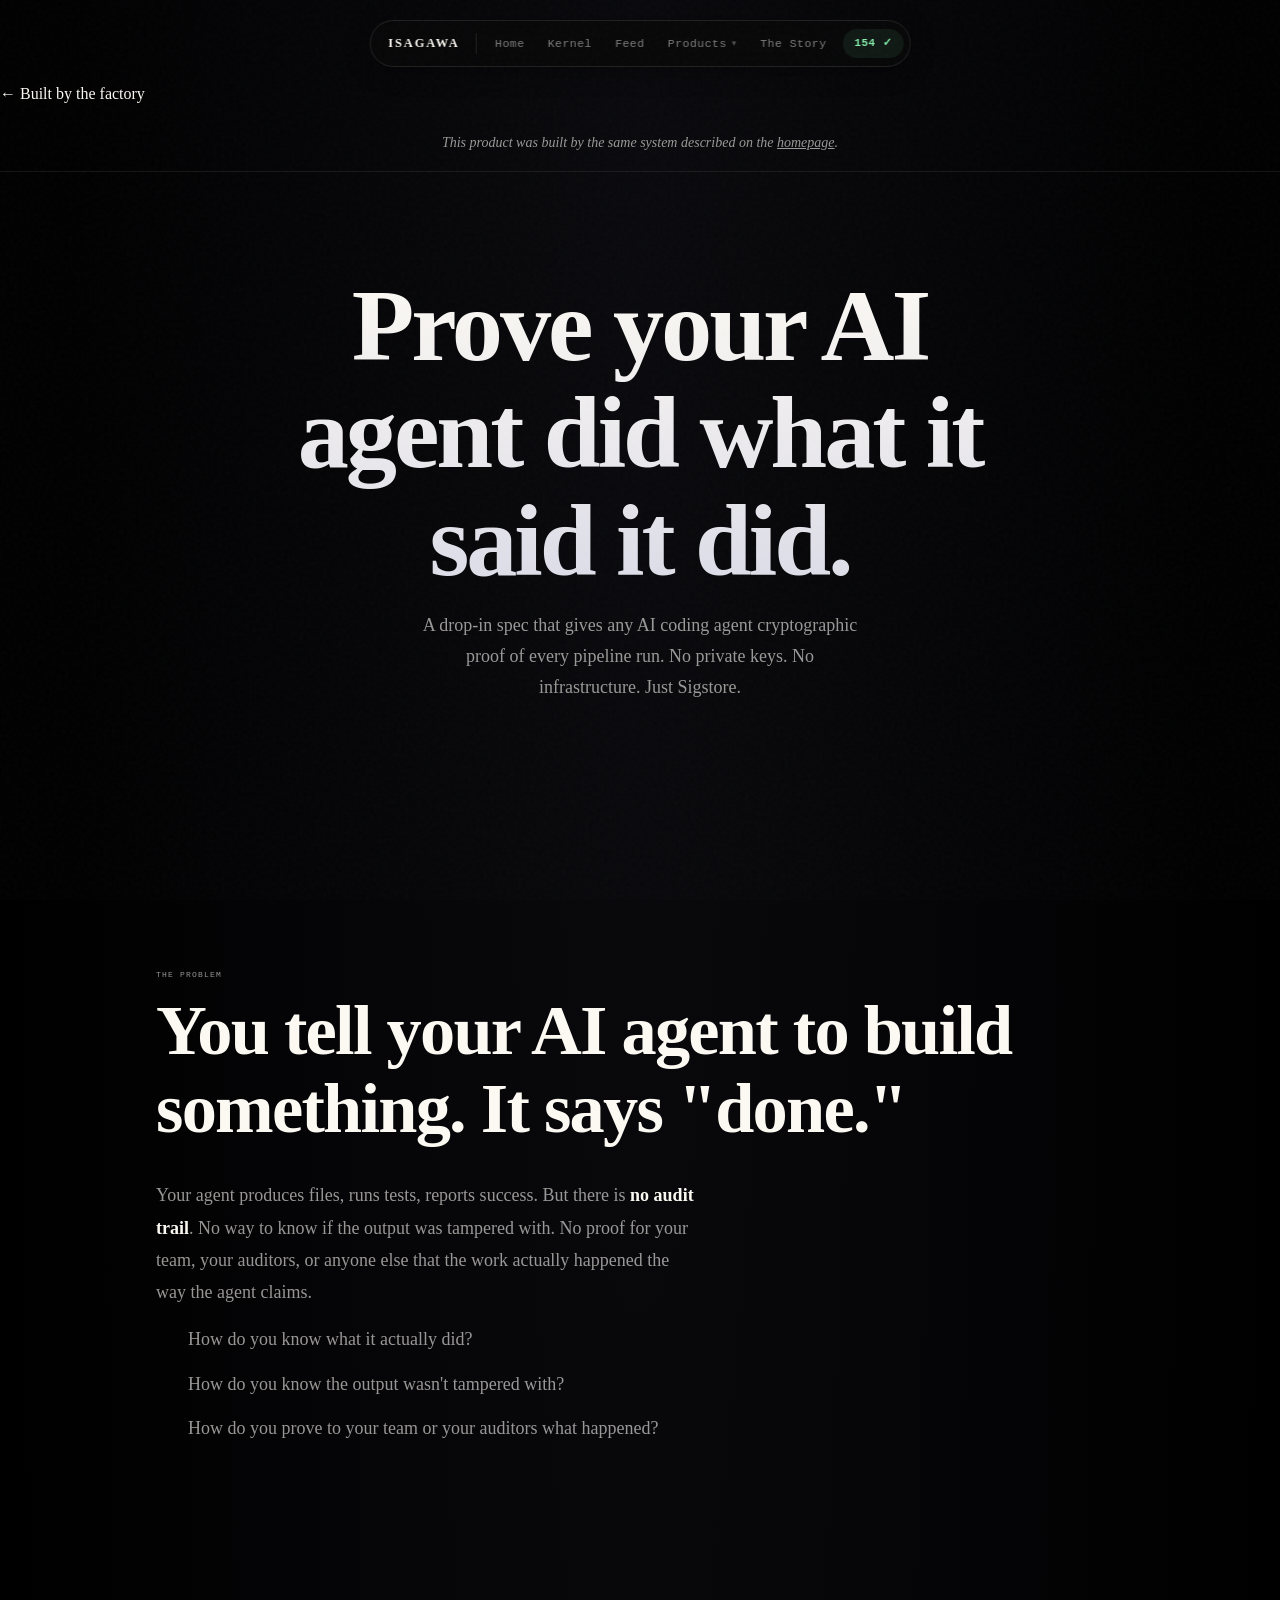
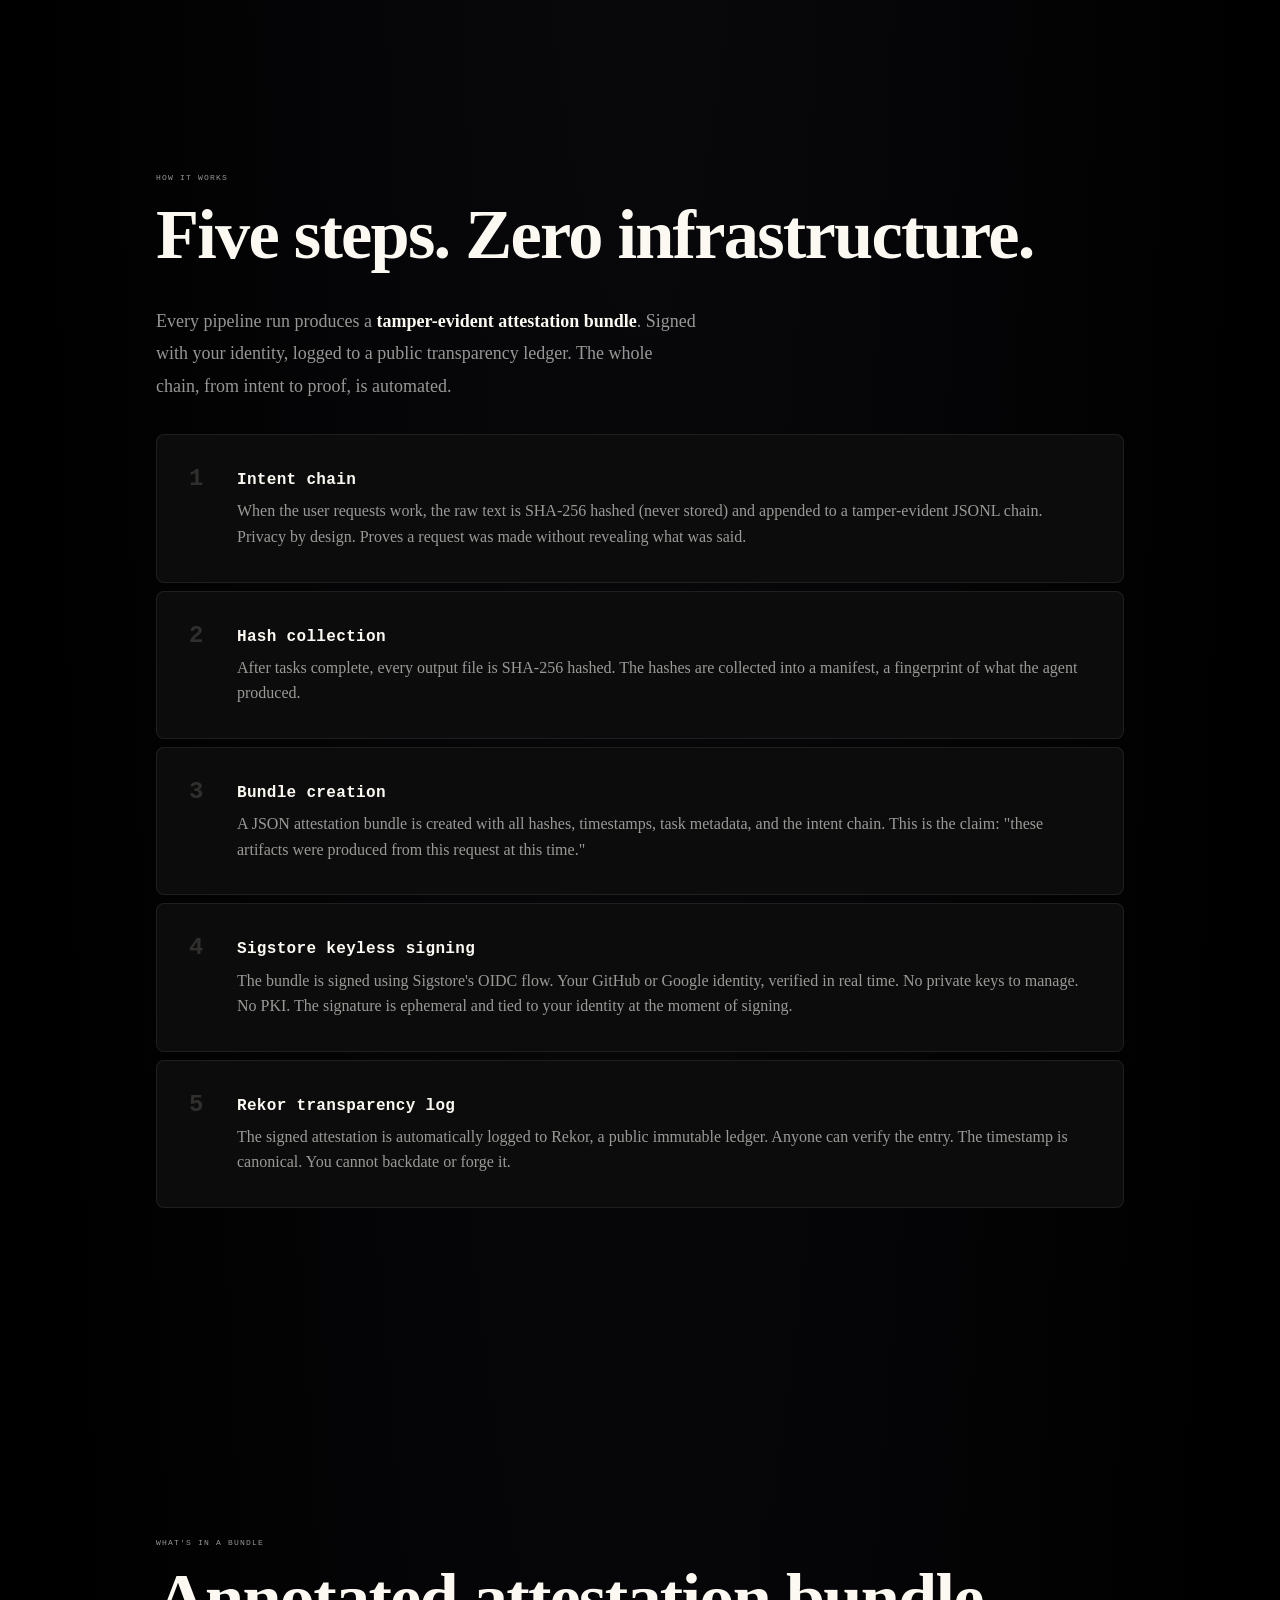
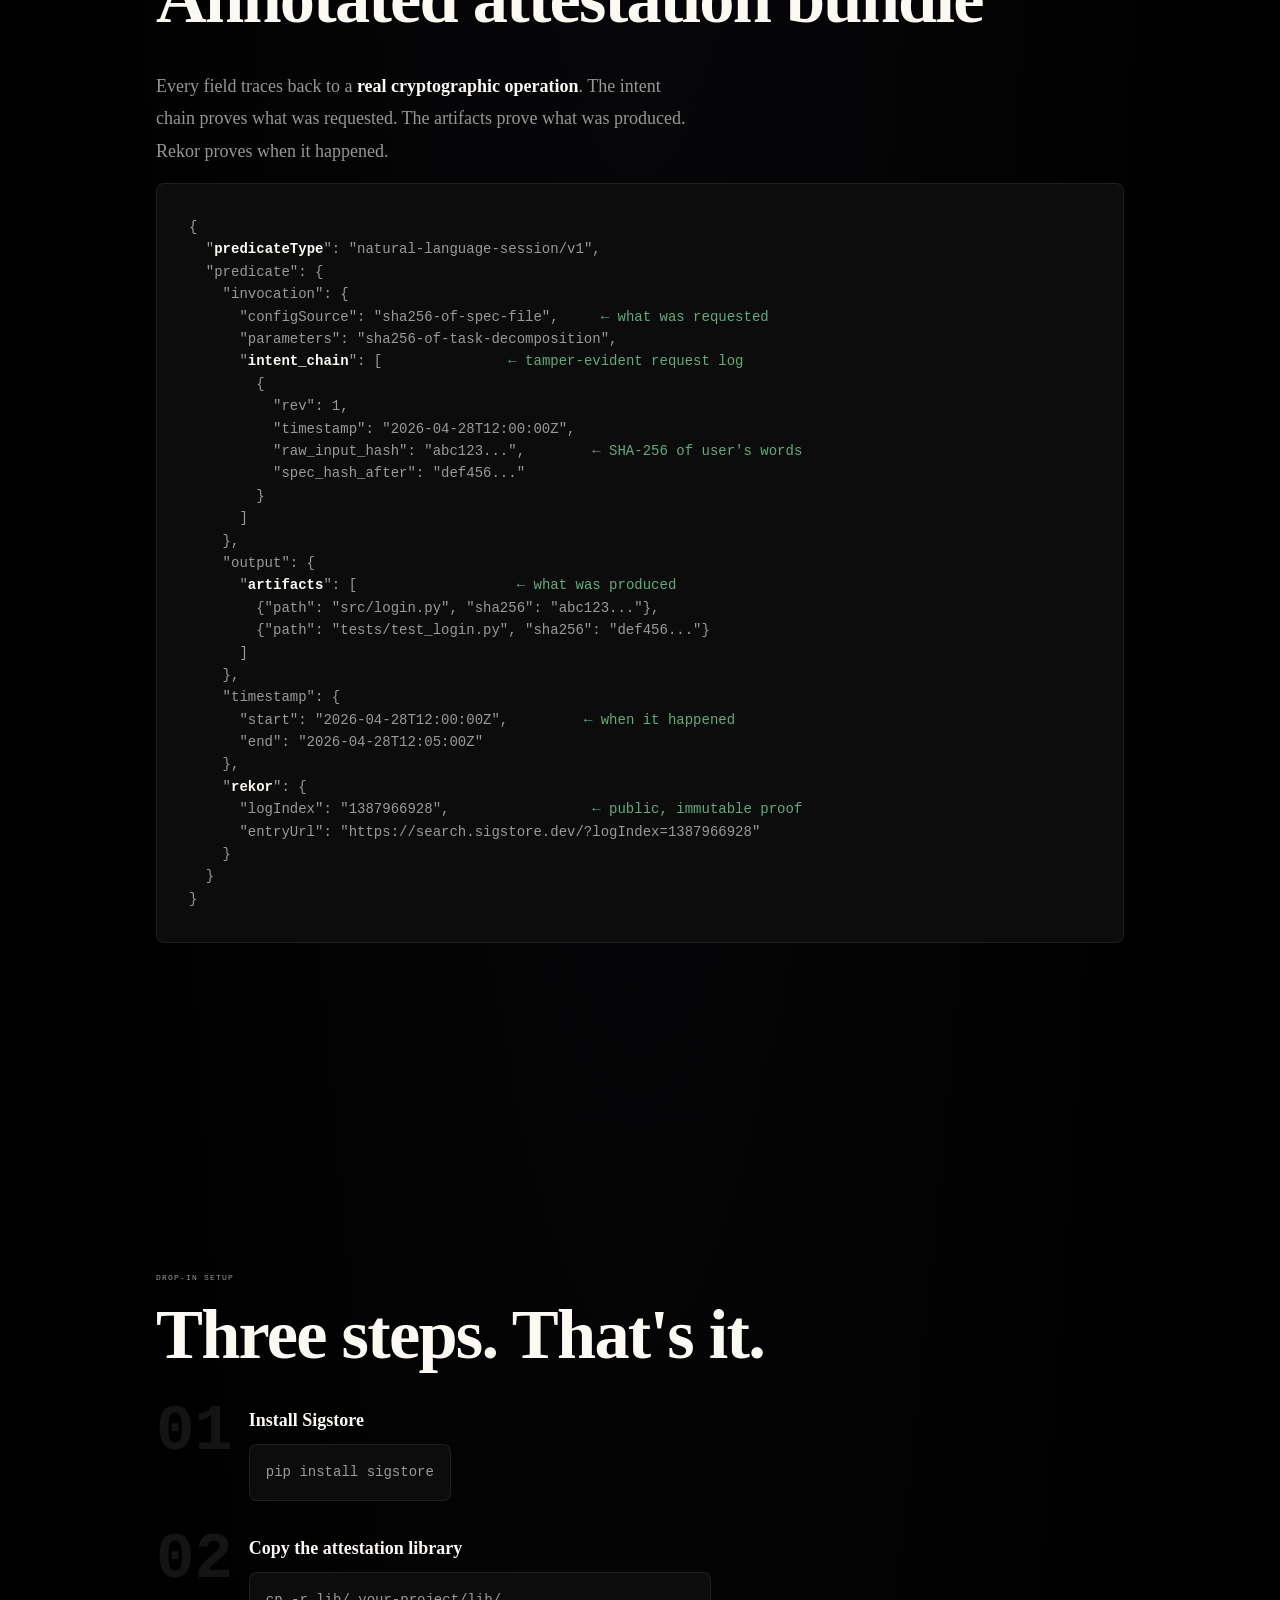
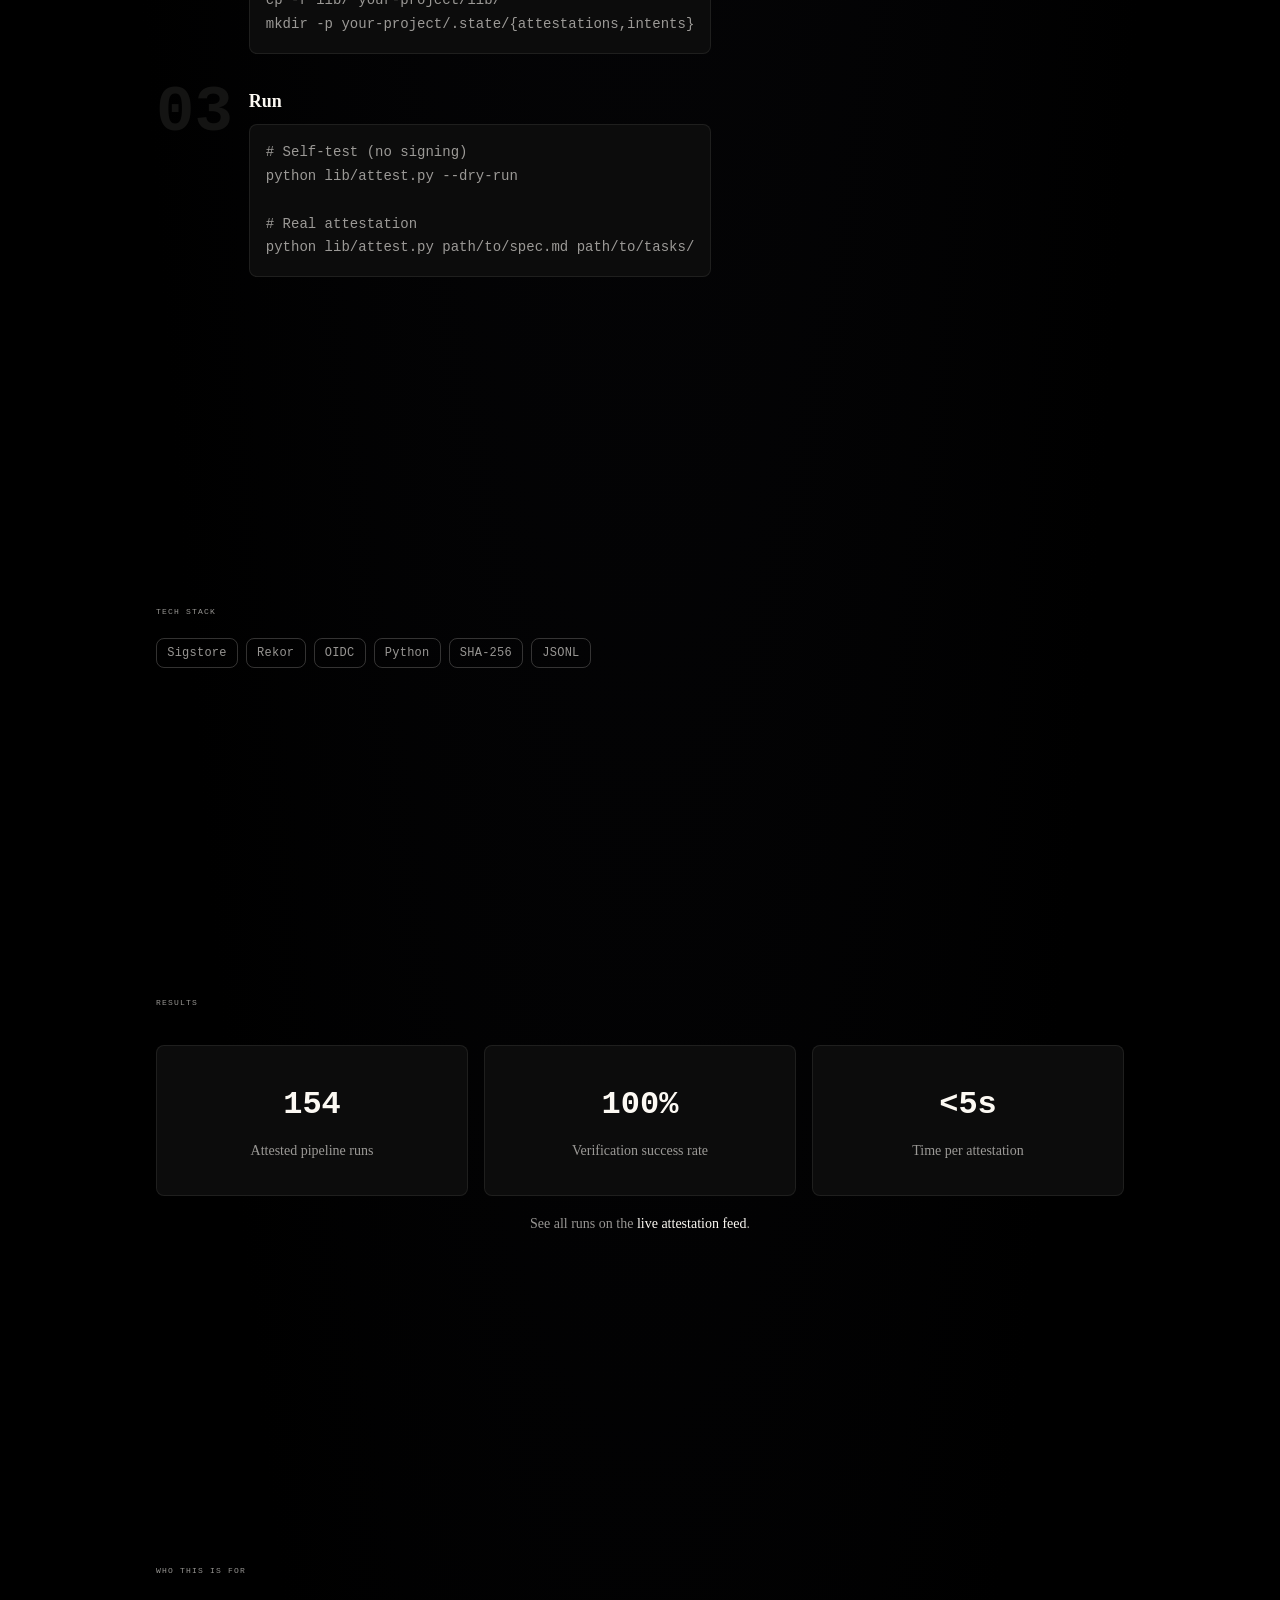
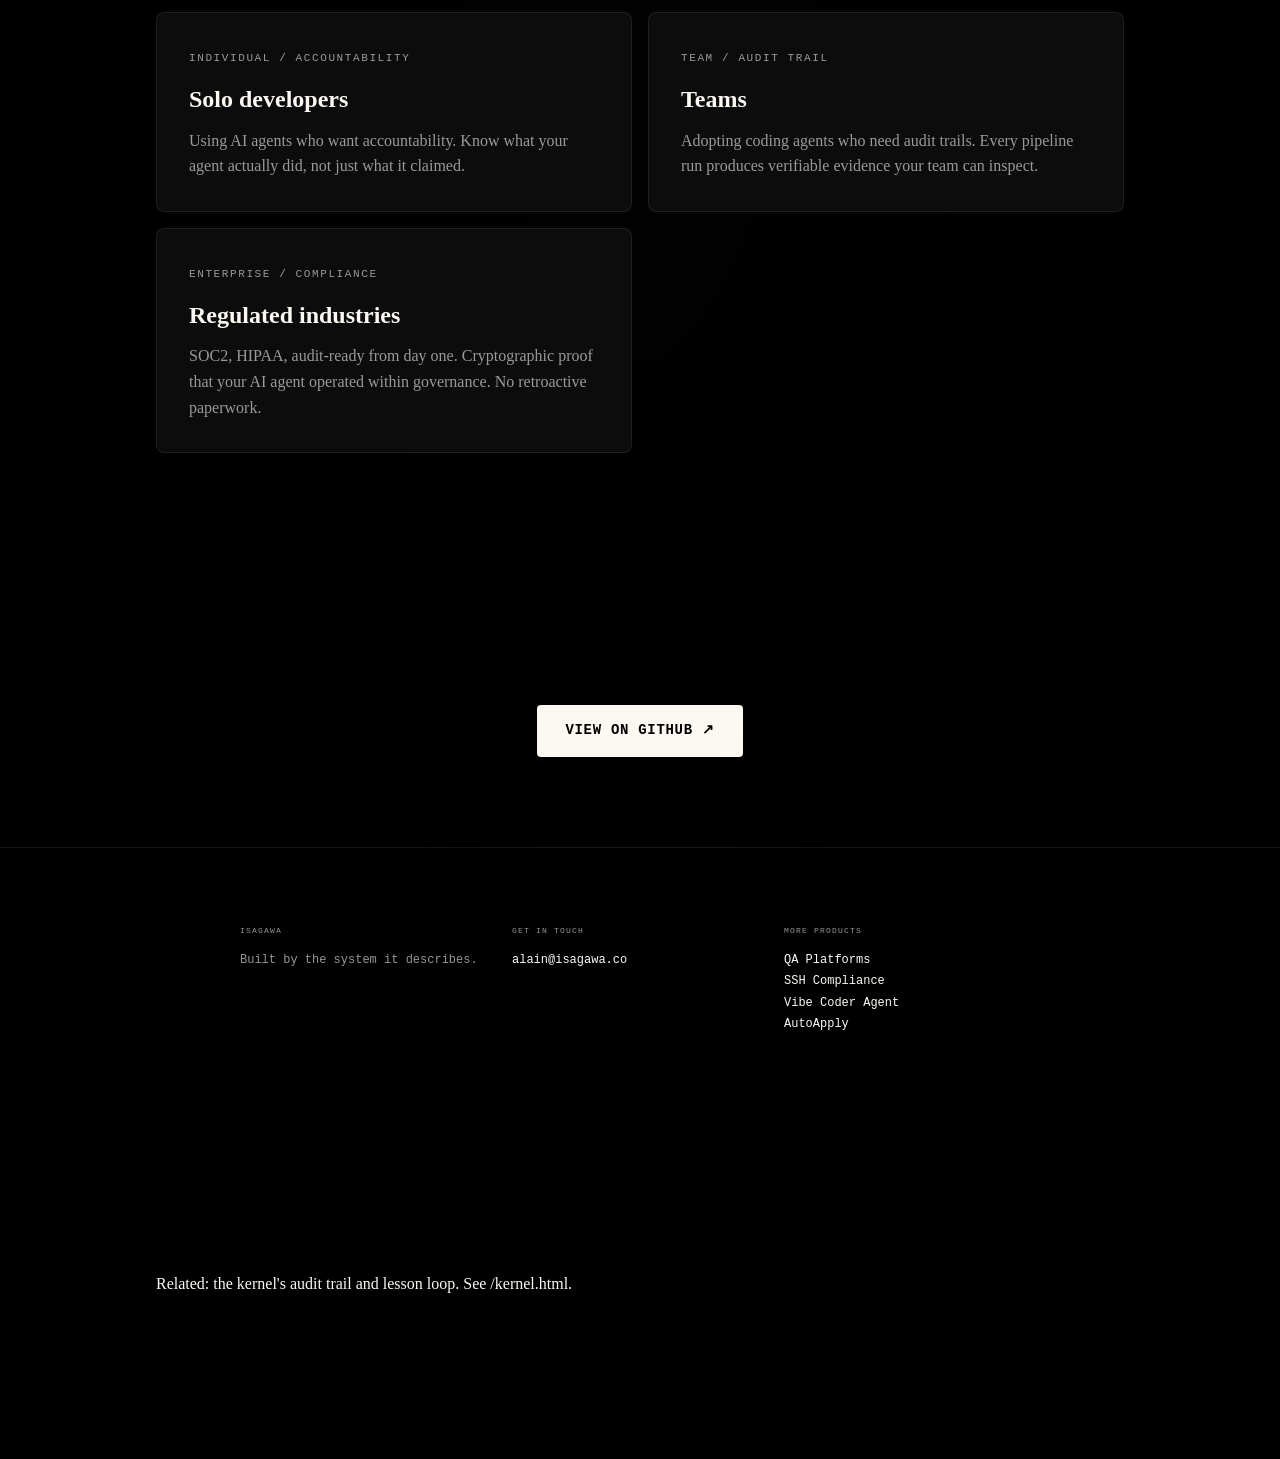
<file: attestation.html>
<!DOCTYPE html>
<html lang="en">
<head>
  <meta charset="UTF-8">
  <meta name="viewport" content="width=device-width, initial-scale=1.0">
  <title>Isagawa | Attestation Pipeline</title>
  <link rel="stylesheet" href="attestation.css">
  <link rel="stylesheet" href="pill-nav.css">
</head>
<body>
  <header class="site-header" aria-hidden="true"></header>

  <nav class="pill-nav" aria-label="Site navigation">
    <a href="index.html" class="pill-nav__logo">ISAGAWA</a>
    <div class="pill-nav__items">
      <a href="index.html">Home</a>
      <a href="kernel.html">Kernel</a>
      <a href="feed.html">Feed</a>
      <div class="pill-nav__dropdown">
        <button class="pill-nav__dropdown-trigger" aria-expanded="false" aria-haspopup="true">
          Products <span class="pill-nav__chevron" aria-hidden="true">▾</span>
        </button>
        <div class="pill-nav__dropdown-menu" role="menu">
          <a href="attestation.html" role="menuitem">Attestation</a>
          <a href="qa-platforms.html" role="menuitem">QA Platforms</a>
          <a href="ssh-compliance.html" role="menuitem">SSH Compliance</a>
          <a href="vibe-coder.html" role="menuitem">Vibe Coder</a>
          <a href="job-application.html" role="menuitem">AutoApply</a>
        </div>
      </div>
      <a href="story.html">The Story</a>
    </div>
    <a href="feed.html" class="pill-nav__count"><span id="nav-count">--</span> ✓</a>
  </nav>
  <div class="factory-origin"><a href="index.html">&larr; Built by the factory</a></div>

  <div class="loop-badge">
    This product was built by the same system described on the <a href="index.html#self-extension">homepage</a>.
  </div>

  <section class="hero">
    <h1>Prove your AI agent did what it said it did.</h1>
    <p class="hero__sub">A drop-in spec that gives any AI coding agent cryptographic proof of every pipeline run. No private keys. No infrastructure. Just Sigstore.</p>
  </section>

  <section class="page-section">
    <p class="page-section__label">The Problem</p>
    <h2>You tell your AI agent to build something. It says "done."</h2>
    <p class="page-section__narrative">Your agent produces files, runs tests, reports success. But there is <strong>no audit trail</strong>. No way to know if the output was tampered with. No proof for your team, your auditors, or anyone else that the work actually happened the way the agent claims.</p>
    <ul class="problem-list">
      <li>How do you know what it actually did?</li>
      <li>How do you know the output wasn't tampered with?</li>
      <li>How do you prove to your team or your auditors what happened?</li>
    </ul>
  </section>

  <section class="page-section">
    <p class="page-section__label">How It Works</p>
    <h2>Five steps. Zero infrastructure.</h2>
    <p class="page-section__narrative">Every pipeline run produces a <strong>tamper-evident attestation bundle</strong>. Signed with your identity, logged to a public transparency ledger. The whole chain, from intent to proof, is automated.</p>
    <div class="flow-grid">
      <div class="flow-card">
        <span class="flow-num">1</span>
        <div class="flow-content">
          <h3>Intent chain</h3>
          <p>When the user requests work, the raw text is SHA-256 hashed (never stored) and appended to a tamper-evident JSONL chain. Privacy by design. Proves a request was made without revealing what was said.</p>
        </div>
      </div>
      <div class="flow-card">
        <span class="flow-num">2</span>
        <div class="flow-content">
          <h3>Hash collection</h3>
          <p>After tasks complete, every output file is SHA-256 hashed. The hashes are collected into a manifest, a fingerprint of what the agent produced.</p>
        </div>
      </div>
      <div class="flow-card">
        <span class="flow-num">3</span>
        <div class="flow-content">
          <h3>Bundle creation</h3>
          <p>A JSON attestation bundle is created with all hashes, timestamps, task metadata, and the intent chain. This is the claim: "these artifacts were produced from this request at this time."</p>
        </div>
      </div>
      <div class="flow-card">
        <span class="flow-num">4</span>
        <div class="flow-content">
          <h3>Sigstore keyless signing</h3>
          <p>The bundle is signed using Sigstore's OIDC flow. Your GitHub or Google identity, verified in real time. No private keys to manage. No PKI. The signature is ephemeral and tied to your identity at the moment of signing.</p>
        </div>
      </div>
      <div class="flow-card">
        <span class="flow-num">5</span>
        <div class="flow-content">
          <h3>Rekor transparency log</h3>
          <p>The signed attestation is automatically logged to Rekor, a public immutable ledger. Anyone can verify the entry. The timestamp is canonical. You cannot backdate or forge it.</p>
        </div>
      </div>
    </div>
  </section>

  <section class="page-section">
    <p class="page-section__label">What's in a Bundle</p>
    <h2>Annotated attestation bundle</h2>
    <p class="page-section__narrative">Every field traces back to a <strong>real cryptographic operation</strong>. The intent chain proves what was requested. The artifacts prove what was produced. Rekor proves when it happened.</p>
    <div class="bundle-block">
      <pre>{
  "<span class="hl">predicateType</span>": "natural-language-session/v1",
  "predicate": {
    "invocation": {
      "configSource": "sha256-of-spec-file",     <span class="comment">← what was requested</span>
      "parameters": "sha256-of-task-decomposition",
      "<span class="hl">intent_chain</span>": [               <span class="comment">← tamper-evident request log</span>
        {
          "rev": 1,
          "timestamp": "2026-04-28T12:00:00Z",
          "raw_input_hash": "abc123...",        <span class="comment">← SHA-256 of user's words</span>
          "spec_hash_after": "def456..."
        }
      ]
    },
    "output": {
      "<span class="hl">artifacts</span>": [                   <span class="comment">← what was produced</span>
        {"path": "src/login.py", "sha256": "abc123..."},
        {"path": "tests/test_login.py", "sha256": "def456..."}
      ]
    },
    "timestamp": {
      "start": "2026-04-28T12:00:00Z",         <span class="comment">← when it happened</span>
      "end": "2026-04-28T12:05:00Z"
    },
    "<span class="hl">rekor</span>": {
      "logIndex": "1387966928",                 <span class="comment">← public, immutable proof</span>
      "entryUrl": "https://search.sigstore.dev/?logIndex=1387966928"
    }
  }
}</pre>
    </div>
  </section>

  <section class="page-section">
    <p class="page-section__label">Drop-in Setup</p>
    <h2>Three steps. That's it.</h2>
    <div class="setup-grid">
      <div class="setup-card">
        <span class="setup-num">01</span>
        <div class="setup-body">
          <h3>Install Sigstore</h3>
          <code class="code-block">pip install sigstore</code>
        </div>
      </div>
      <div class="setup-card">
        <span class="setup-num">02</span>
        <div class="setup-body">
          <h3>Copy the attestation library</h3>
          <code class="code-block">cp -r lib/ your-project/lib/
mkdir -p your-project/.state/{attestations,intents}</code>
        </div>
      </div>
      <div class="setup-card">
        <span class="setup-num">03</span>
        <div class="setup-body">
          <h3>Run</h3>
          <code class="code-block"># Self-test (no signing)
python lib/attest.py --dry-run

# Real attestation
python lib/attest.py path/to/spec.md path/to/tasks/</code>
        </div>
      </div>
    </div>
  </section>

  <section class="page-section">
    <p class="page-section__label">Tech Stack</p>
    <div class="badges">
      <span class="badge">Sigstore</span>
      <span class="badge">Rekor</span>
      <span class="badge">OIDC</span>
      <span class="badge">Python</span>
      <span class="badge">SHA-256</span>
      <span class="badge">JSONL</span>
    </div>
  </section>

  <section class="page-section">
    <p class="page-section__label">Results</p>
    <div class="results-grid">
      <div class="result-card">
        <span class="result-stat" id="result-count">--</span>
        <span class="result-label">Attested pipeline runs</span>
      </div>
      <div class="result-card">
        <span class="result-stat">100%</span>
        <span class="result-label">Verification success rate</span>
      </div>
      <div class="result-card">
        <span class="result-stat">&lt;5s</span>
        <span class="result-label">Time per attestation</span>
      </div>
    </div>
    <p class="results-link">See all runs on the <a href="feed.html">live attestation feed</a>.</p>
  </section>

  <section class="page-section">
    <p class="page-section__label">Who This Is For</p>
    <div class="evidence-grid">
      <div class="evidence-card">
        <p class="card-tags">INDIVIDUAL / ACCOUNTABILITY</p>
        <h3>Solo developers</h3>
        <p>Using AI agents who want accountability. Know what your agent actually did, not just what it claimed.</p>
      </div>
      <div class="evidence-card">
        <p class="card-tags">TEAM / AUDIT TRAIL</p>
        <h3>Teams</h3>
        <p>Adopting coding agents who need audit trails. Every pipeline run produces verifiable evidence your team can inspect.</p>
      </div>
      <div class="evidence-card">
        <p class="card-tags">ENTERPRISE / COMPLIANCE</p>
        <h3>Regulated industries</h3>
        <p>SOC2, HIPAA, audit-ready from day one. Cryptographic proof that your AI agent operated within governance. No retroactive paperwork.</p>
      </div>
    </div>
  </section>

  <section class="cta">
    <a href="https://github.com/isagawa-co/agent-attestation-harness" class="cta-button" target="_blank" rel="noopener">View on GitHub ↗</a>
  </section>

  <footer>
    <div class="footer__grid">
      <div class="footer__col">
        <p class="footer__col-header">Isagawa</p>
        <p>Built by the system it describes.</p>
      </div>
      <div class="footer__col">
        <p class="footer__col-header">Get in touch</p>
        <a href="mailto:alain@isagawa.co">alain@isagawa.co</a>
      </div>
      <div class="footer__col">
        <p class="footer__col-header">More products</p>
        <a href="qa-platforms.html">QA Platforms</a>
        <a href="ssh-compliance.html">SSH Compliance</a>
        <a href="vibe-coder.html">Vibe Coder Agent</a>
        <a href="job-application.html">AutoApply</a>
      </div>
    </div>
  </footer>

  <script>
  (function() {
    fetch('feed-count.txt')
      .then(function(r) { return r.text(); })
      .then(function(t) {
        var n = parseInt(t.trim(), 10);
        if (!isNaN(n)) {
          var el = document.getElementById('nav-count');
          if (el) el.textContent = n;
          var rc = document.getElementById('result-count');
          if (rc) rc.textContent = n;
        }
      })
      .catch(function() {});
  })();
  </script>
  <section class="page-section see-also"><p>Related: the kernel's audit trail and lesson loop. <a href="kernel.html">See /kernel.html</a>.</p></section>
  <script src="pill-nav.js"></script>
</body>
</html>
</file>
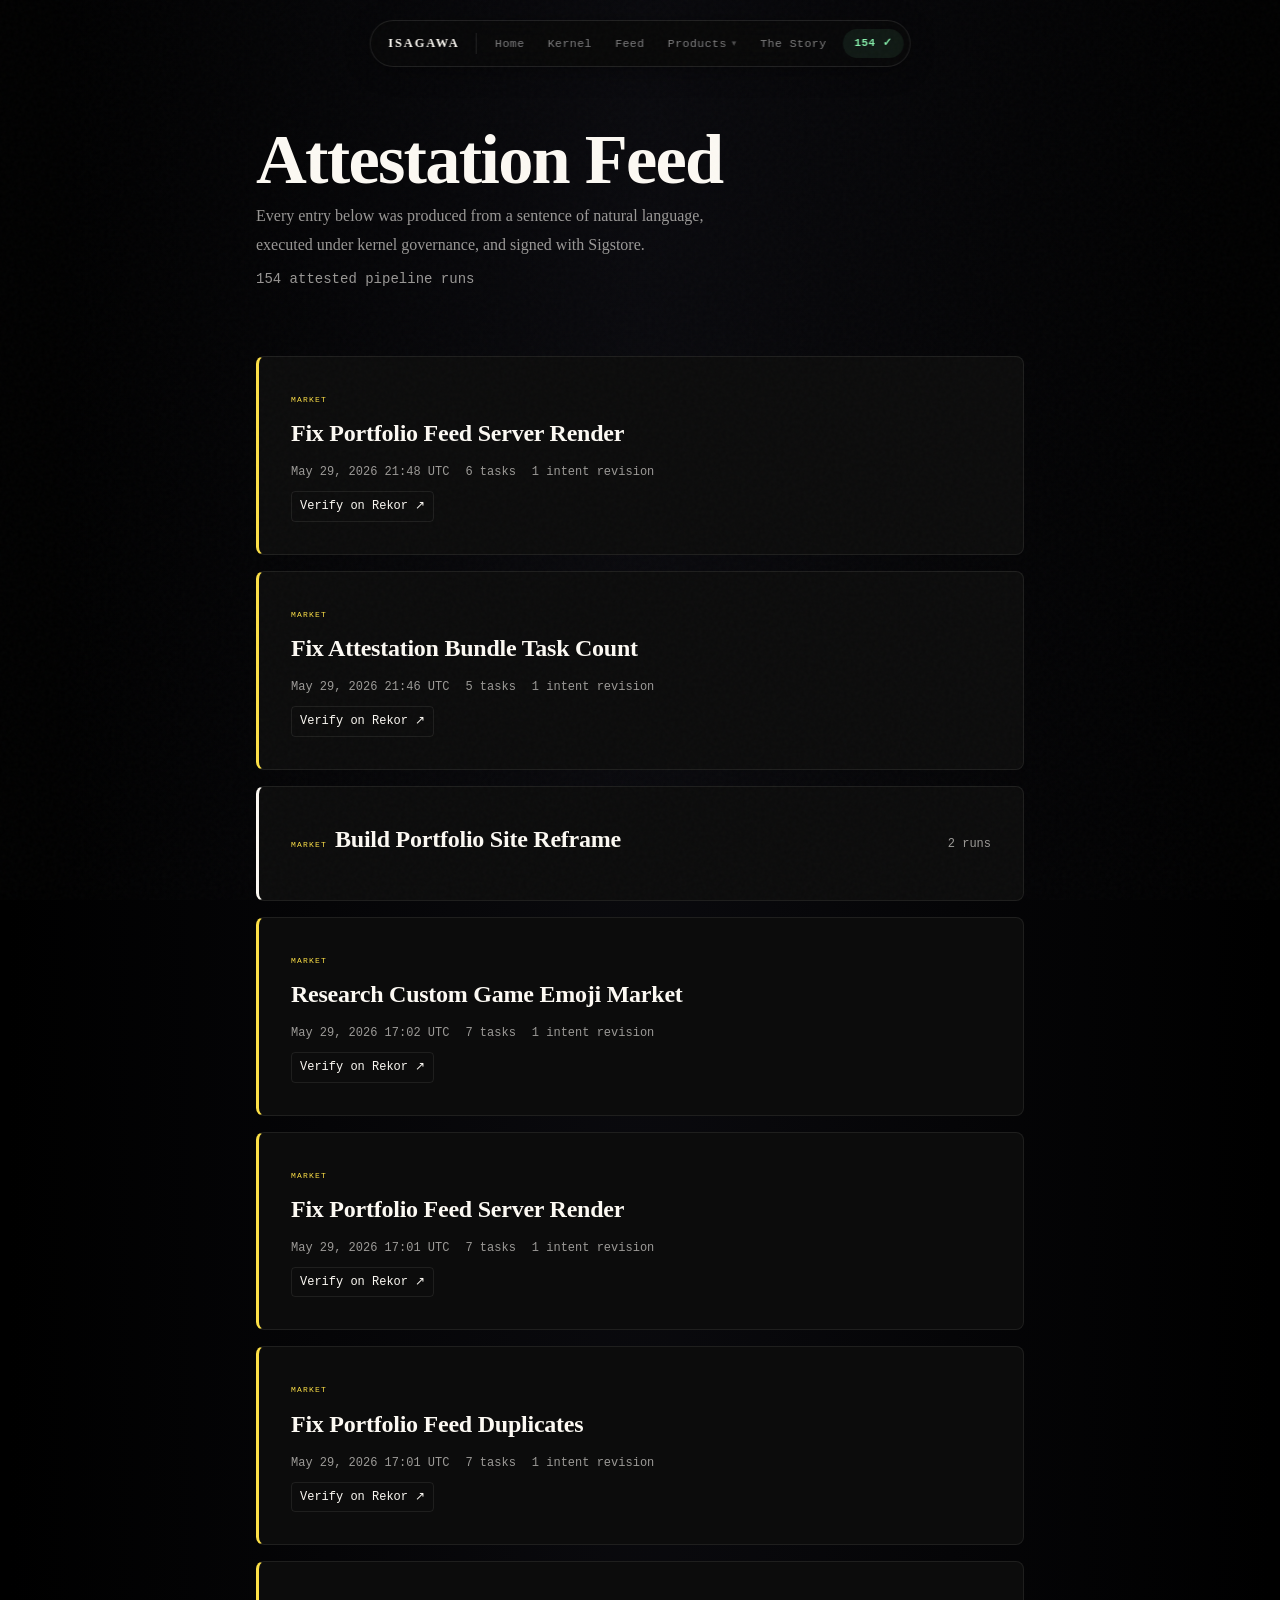
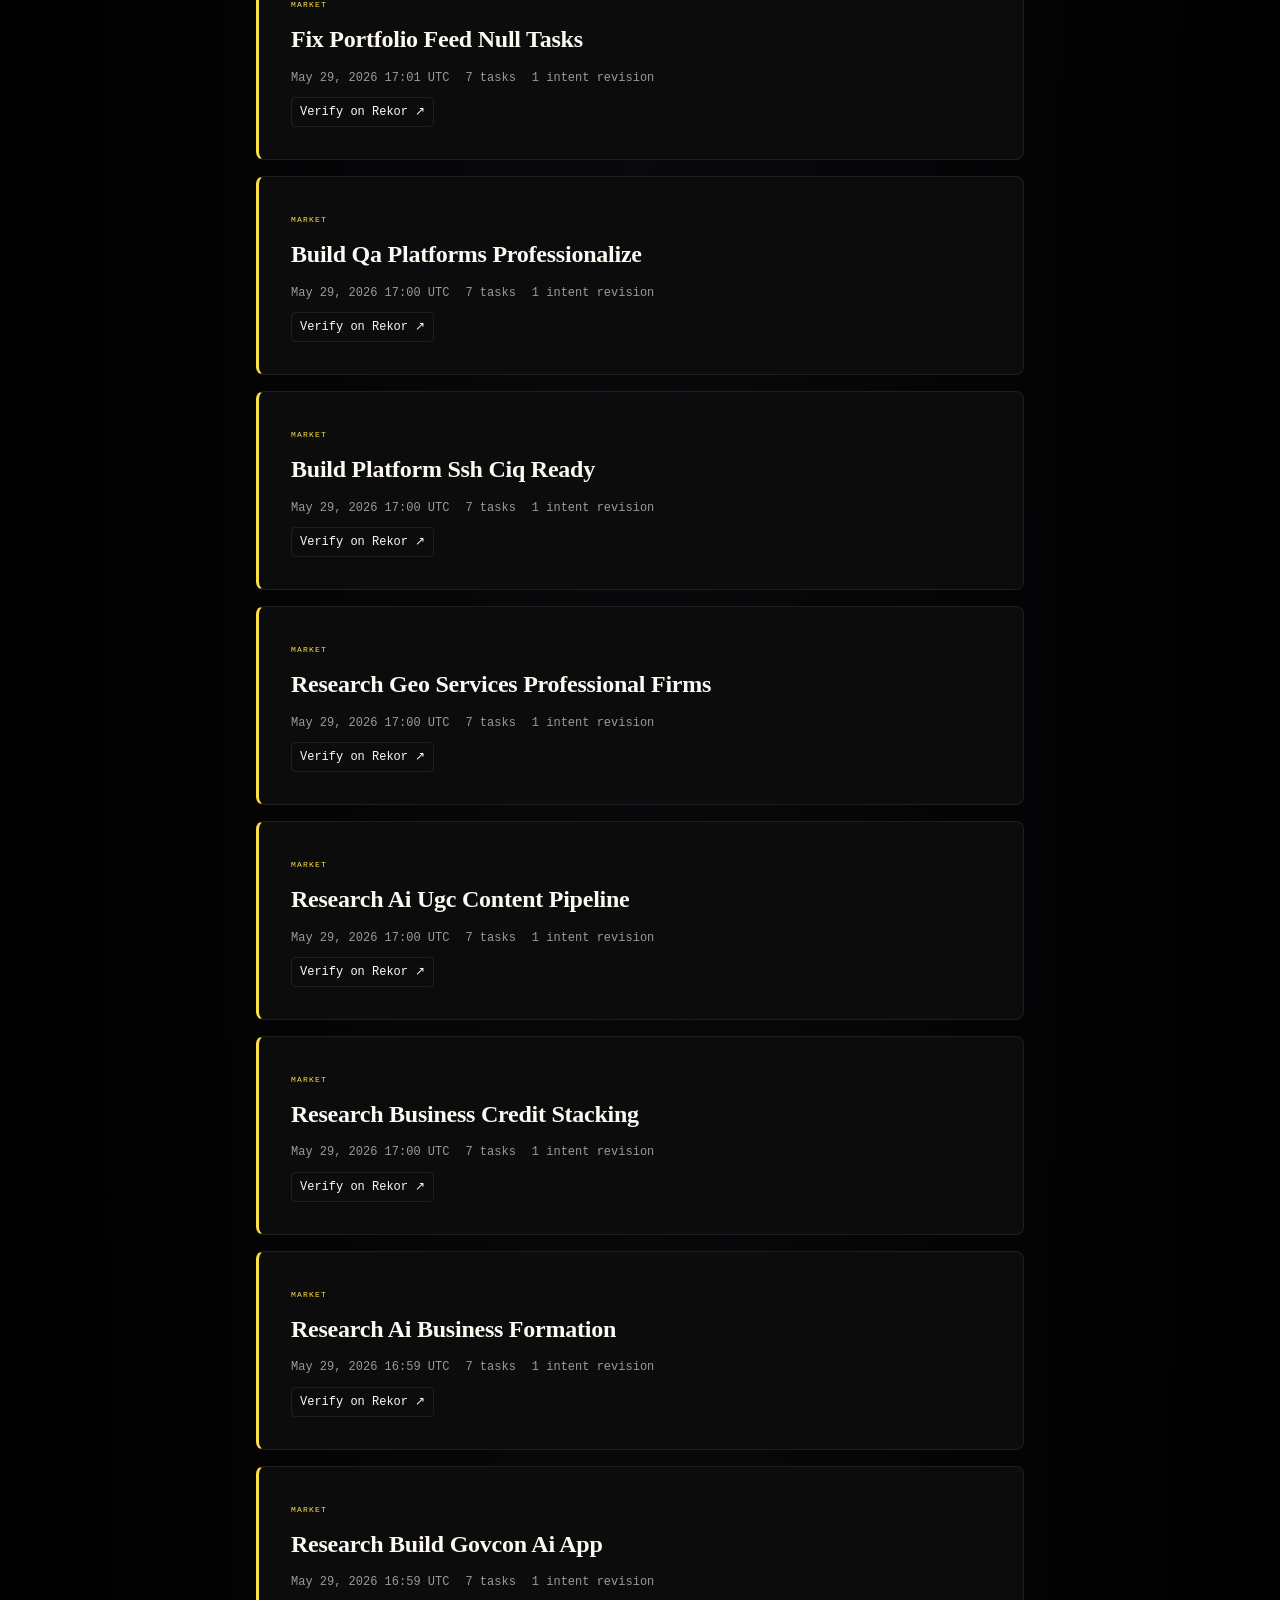
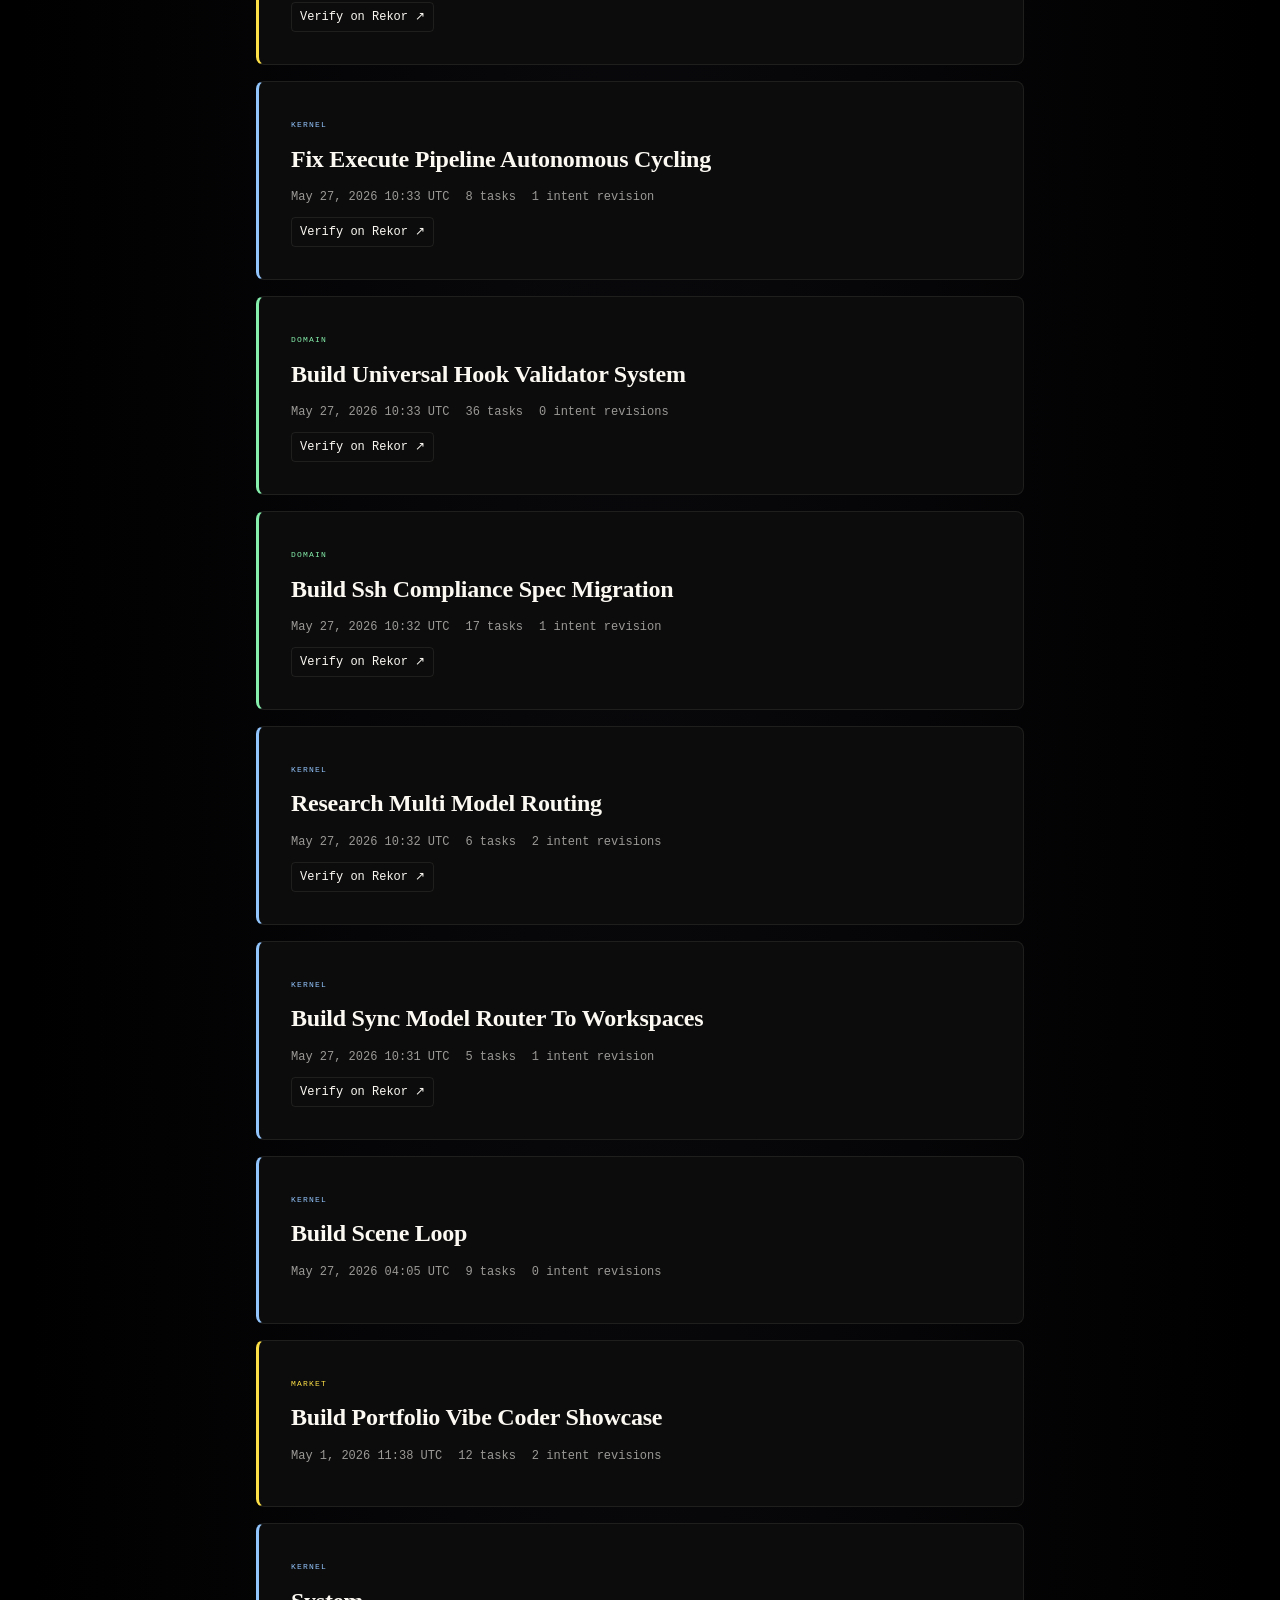
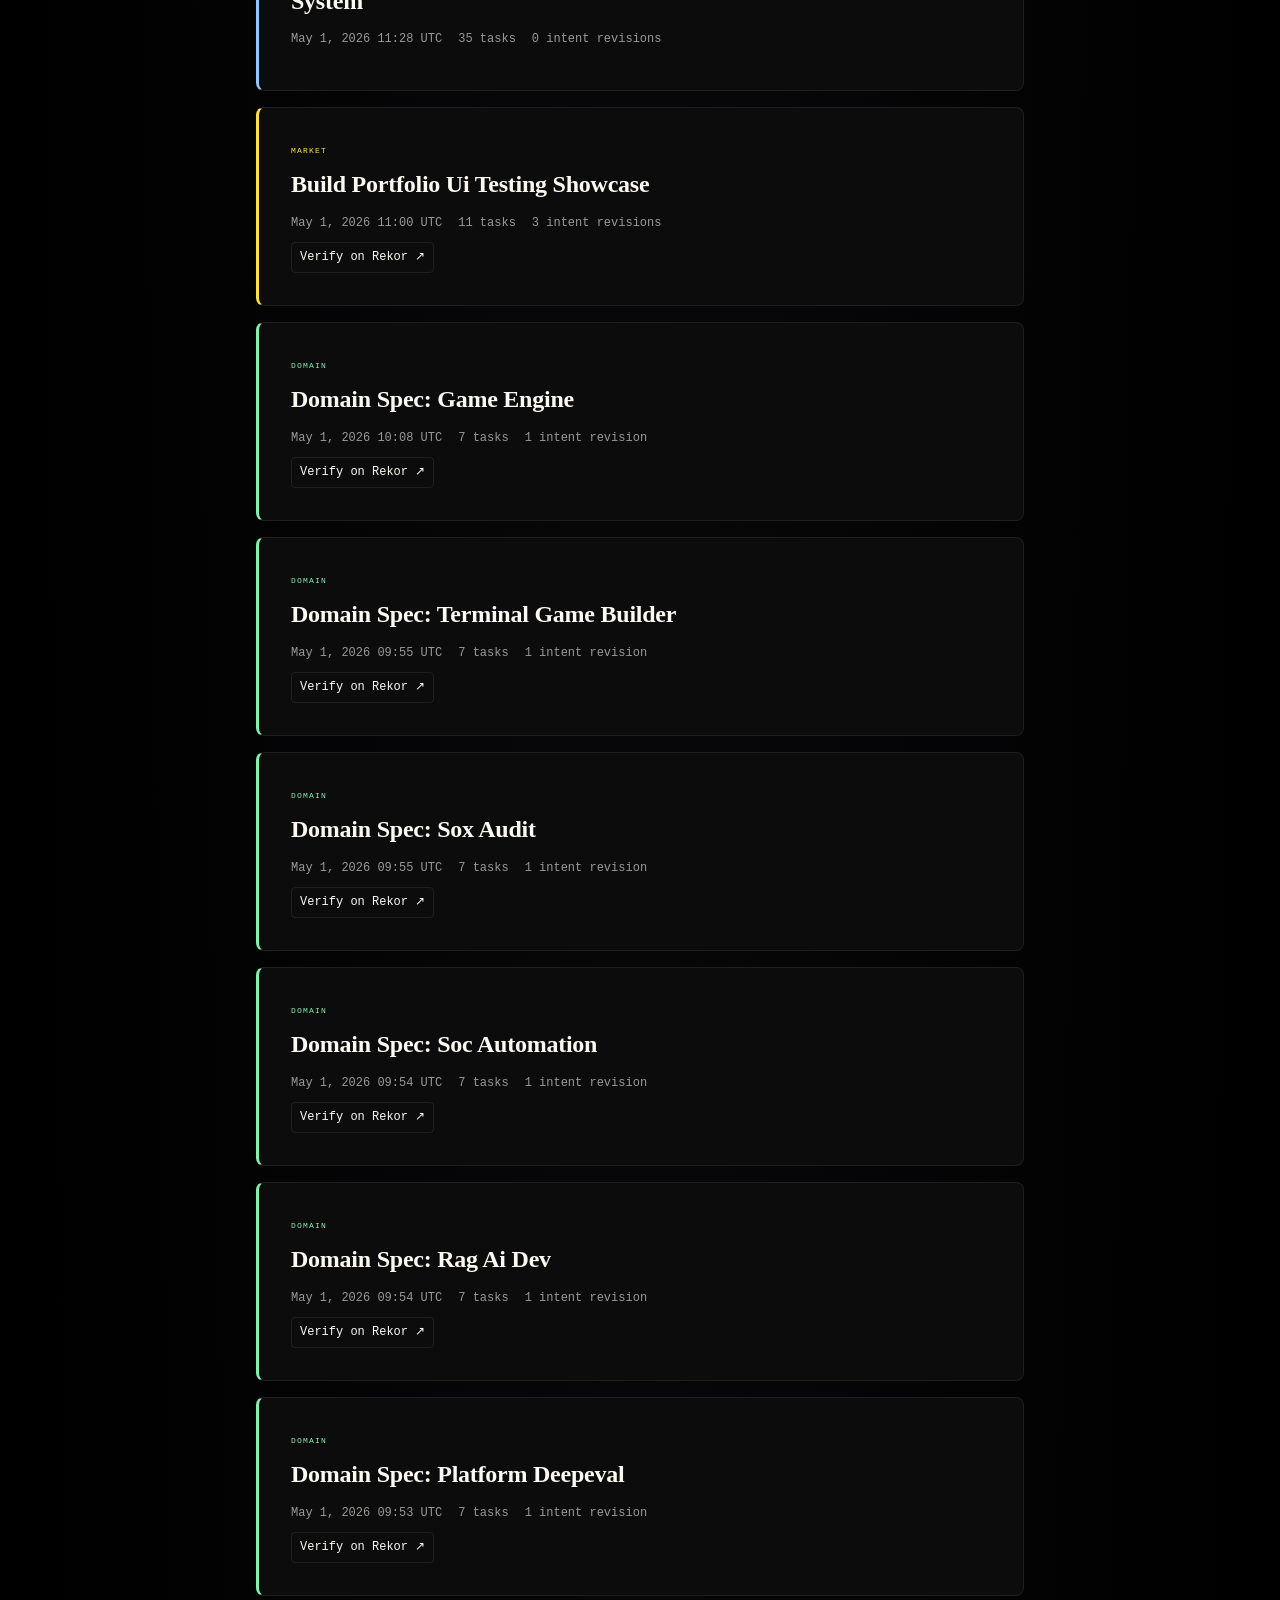
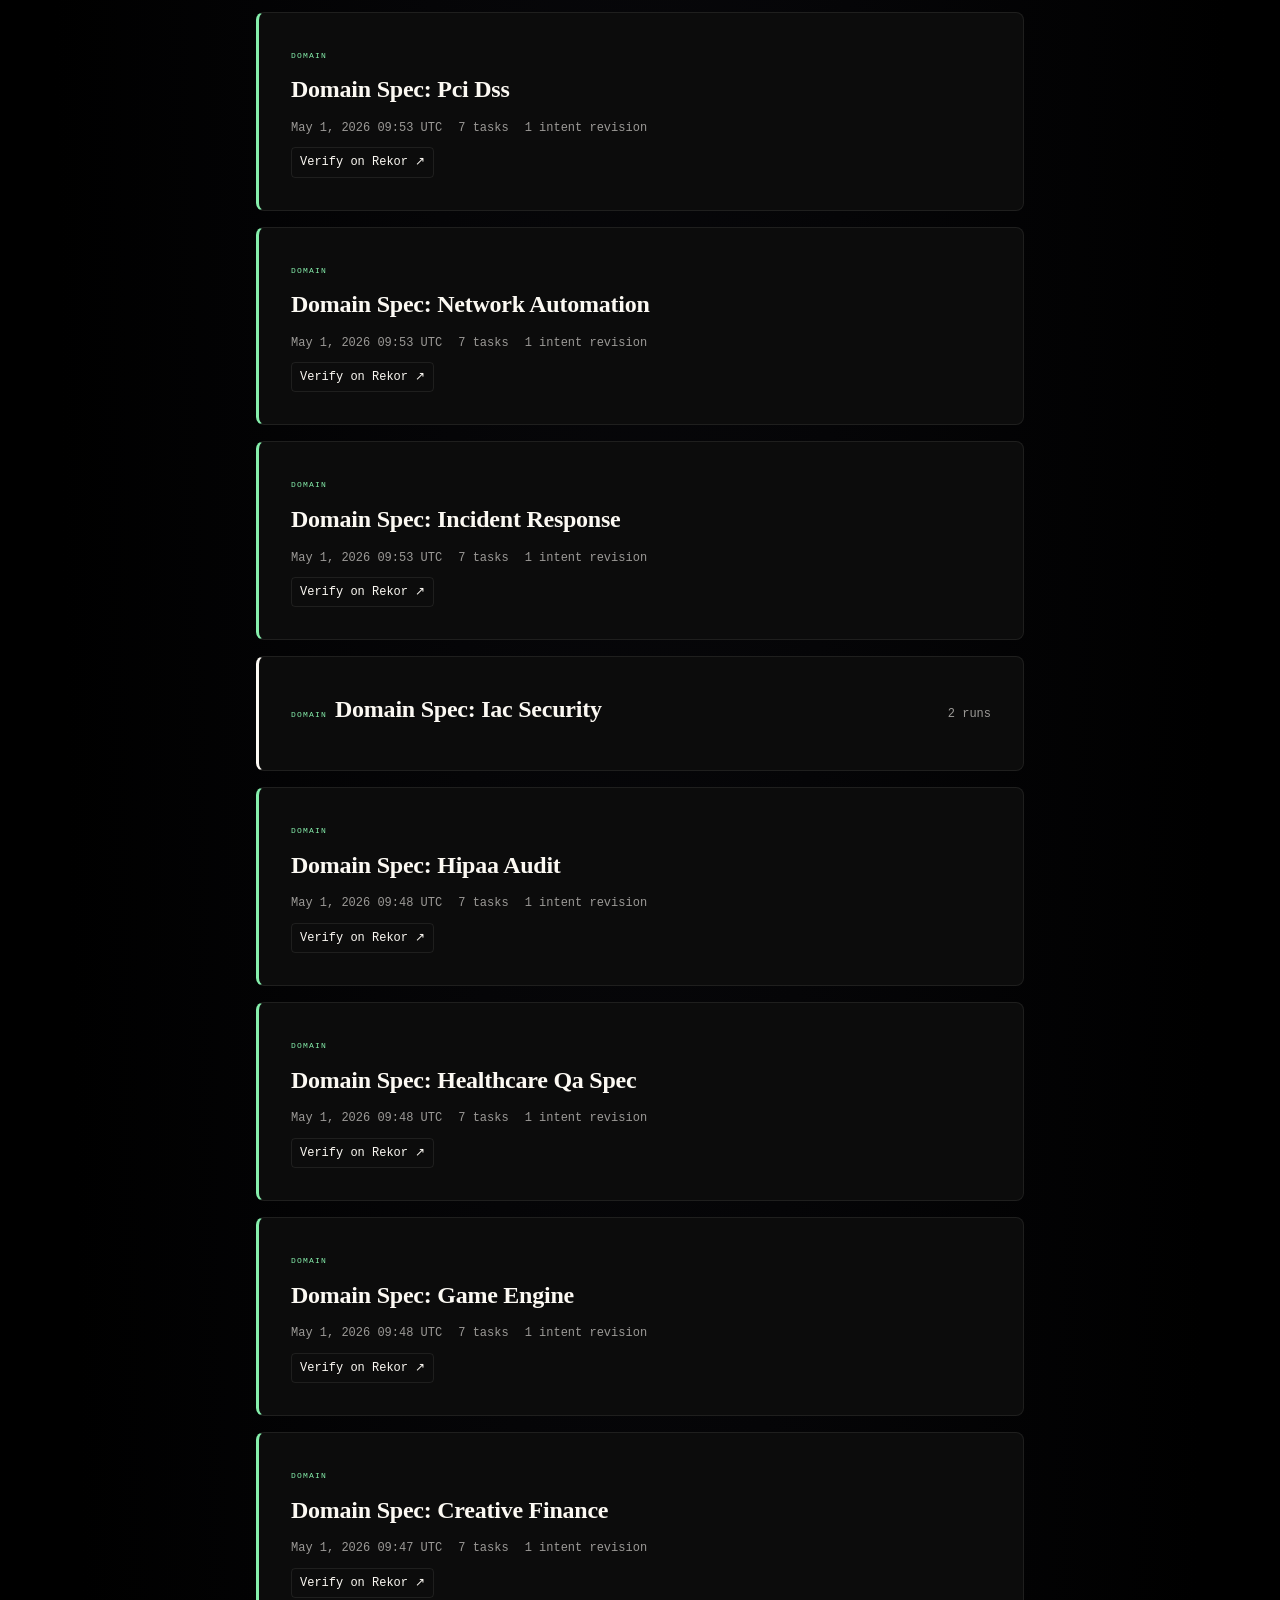
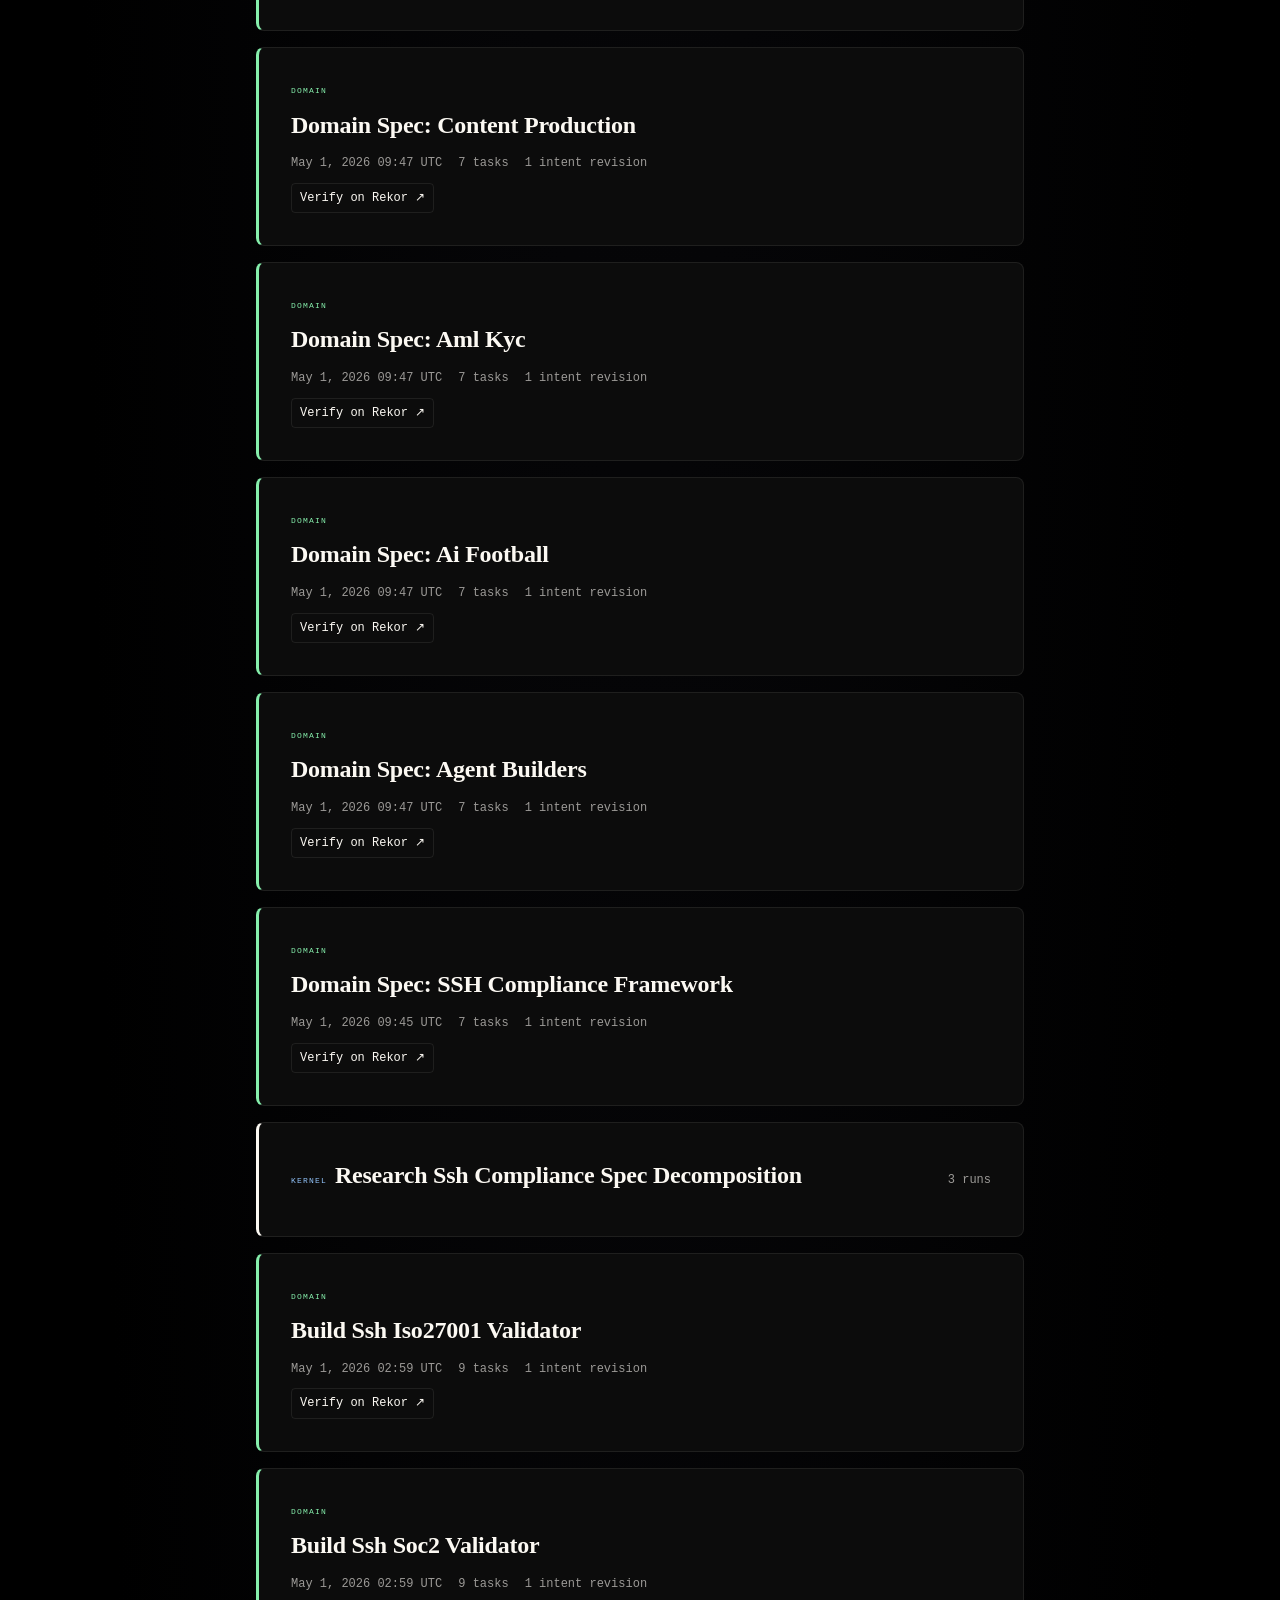
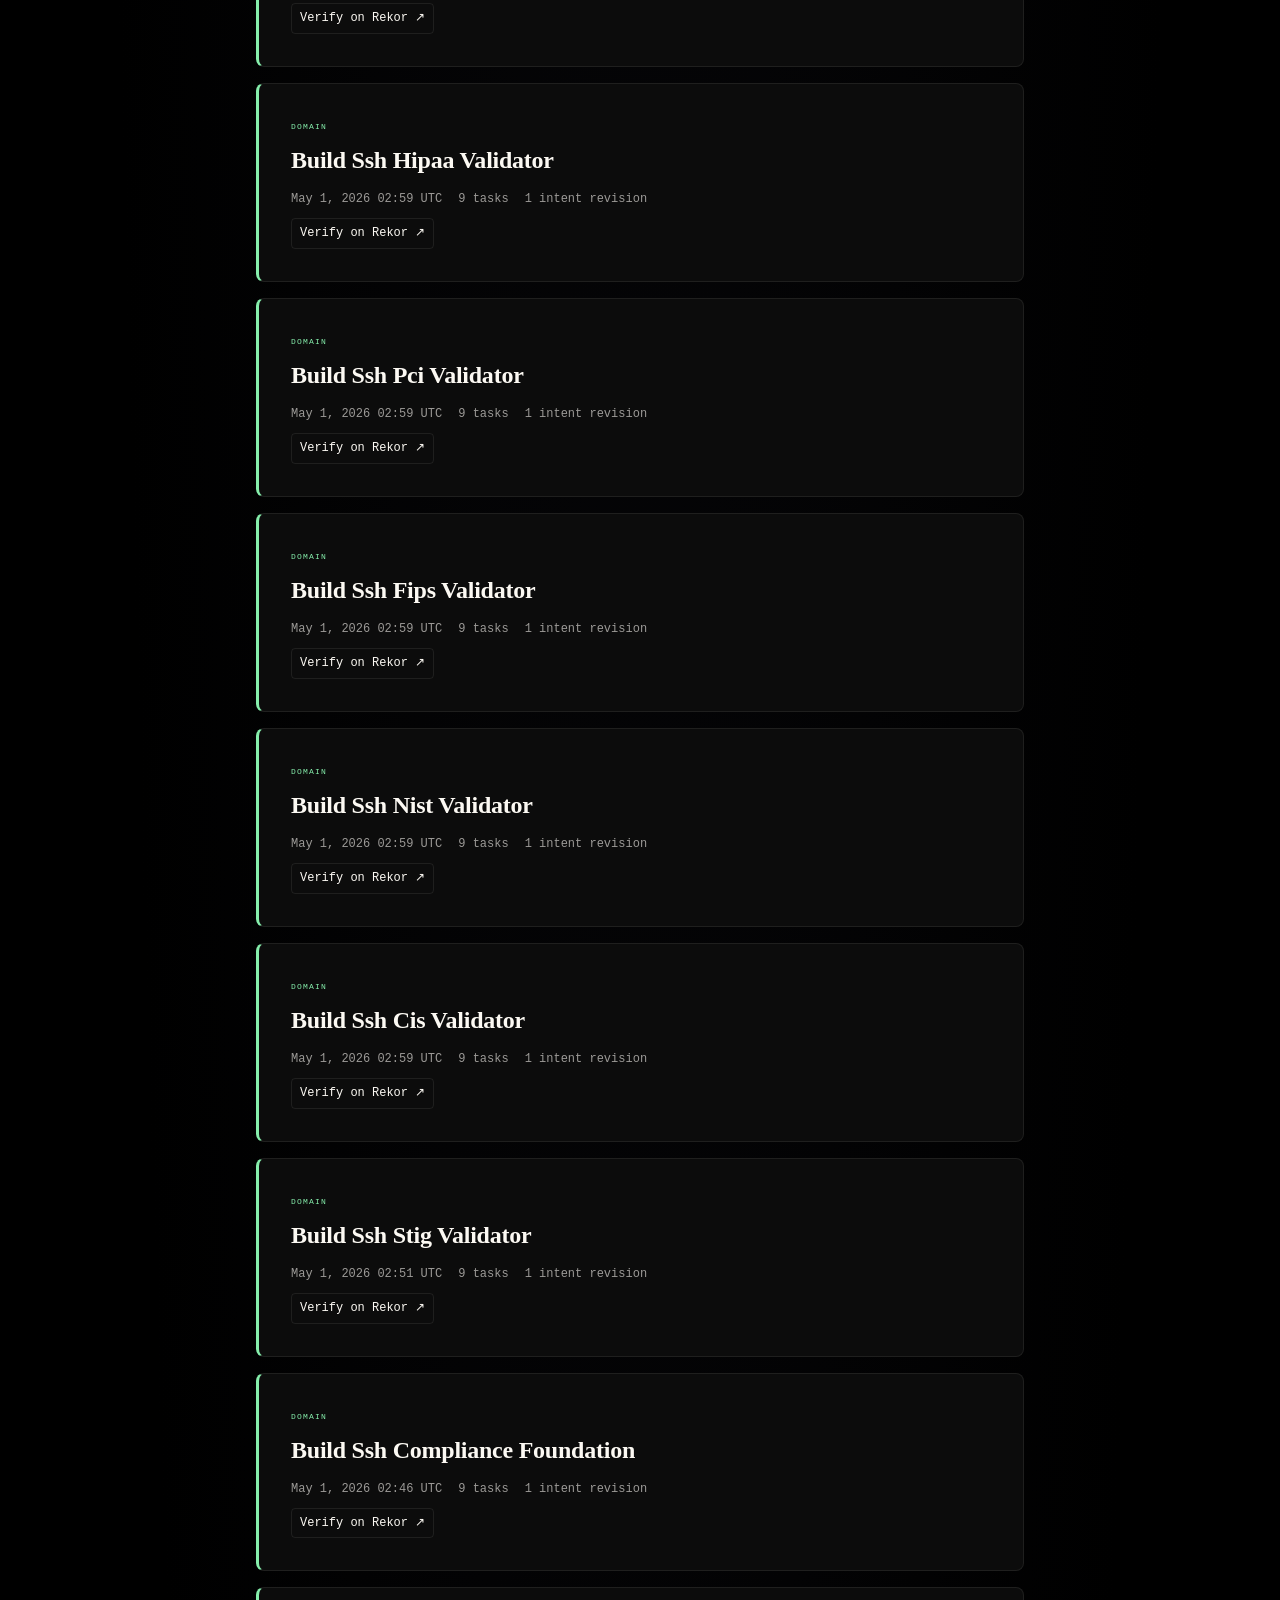
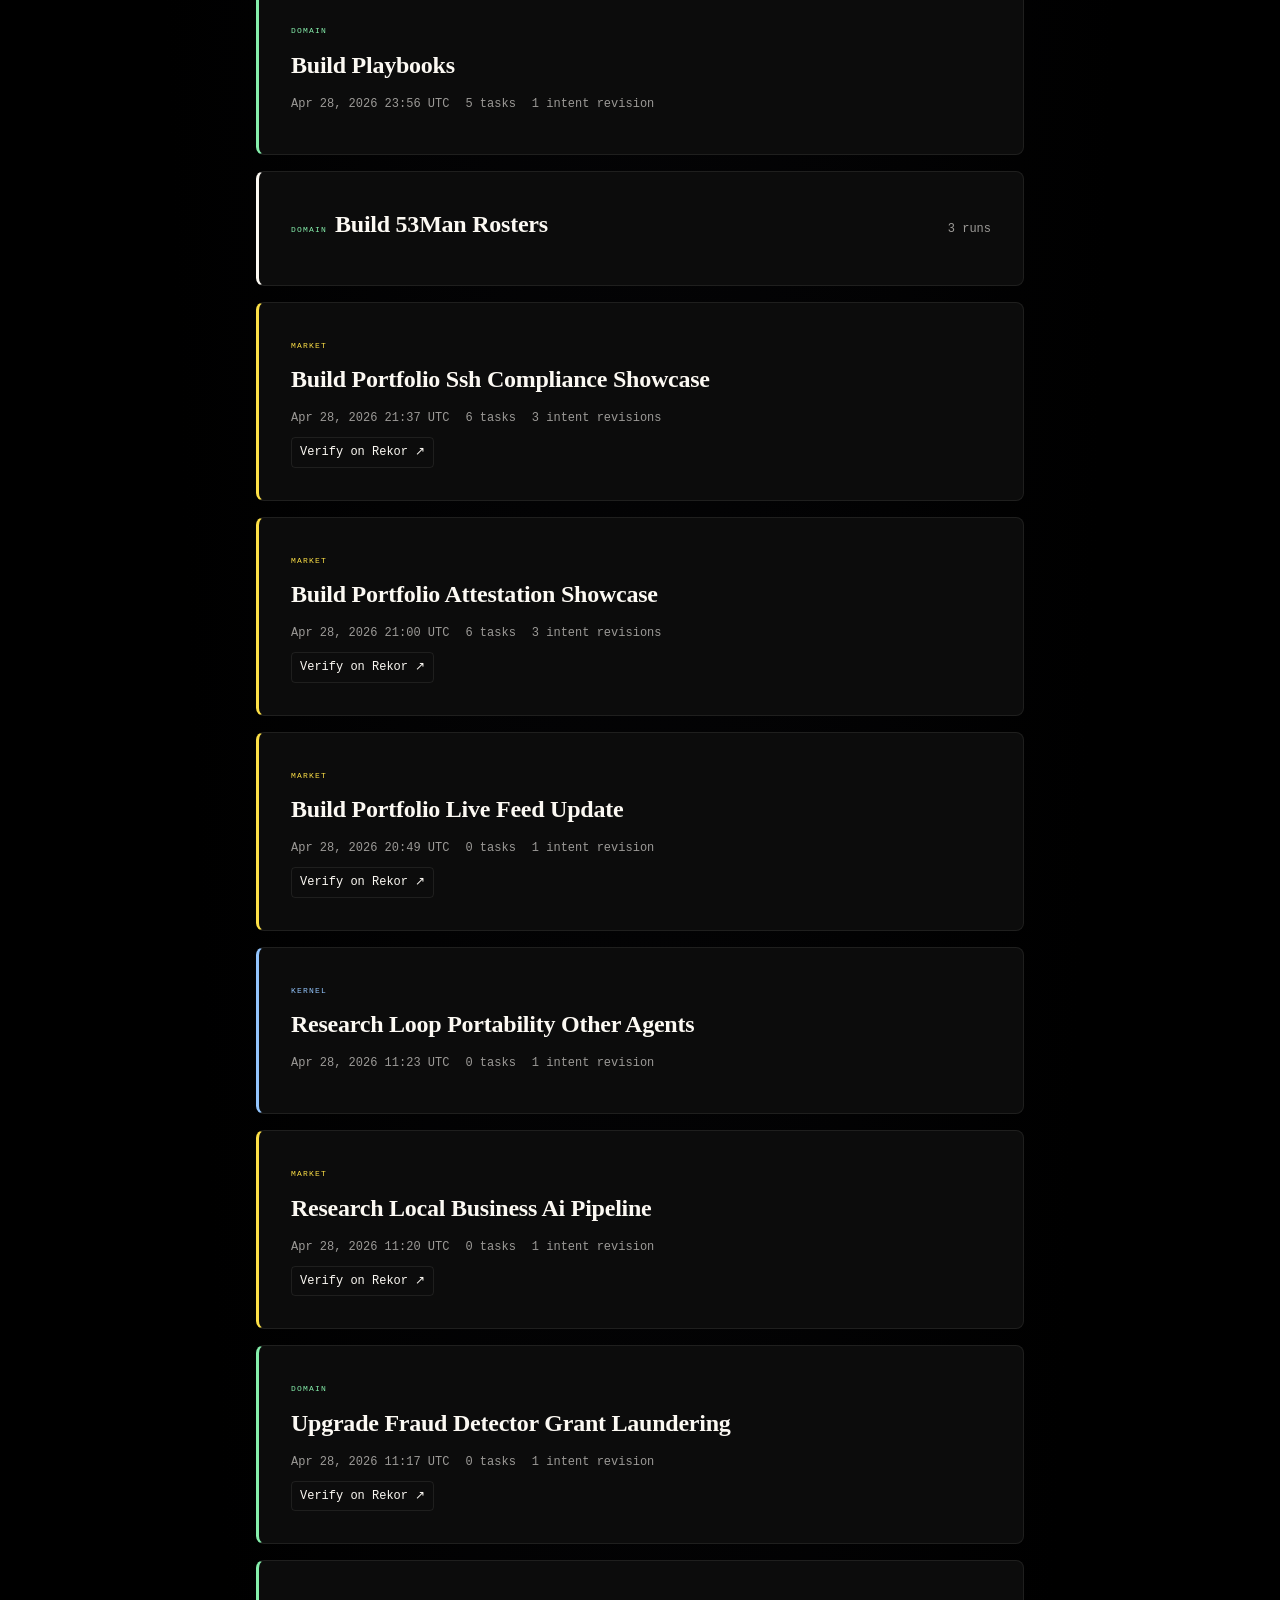
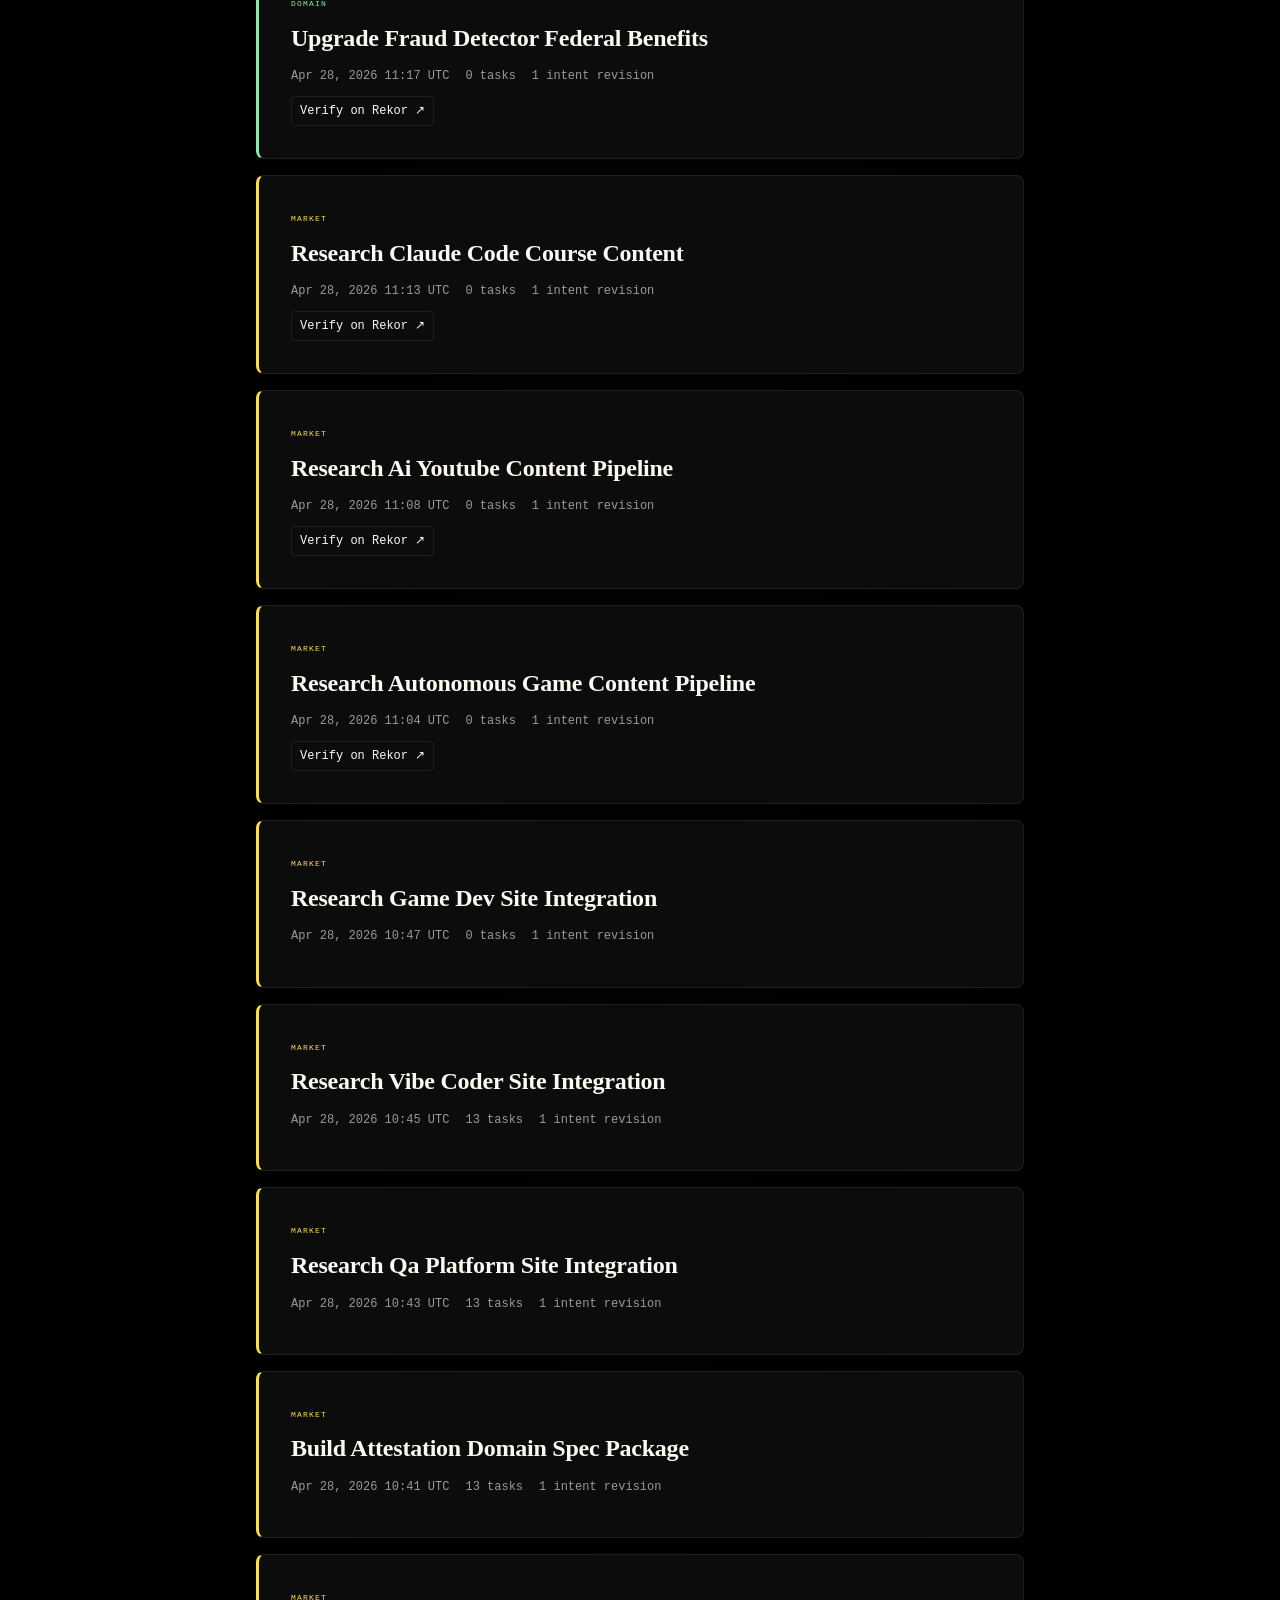
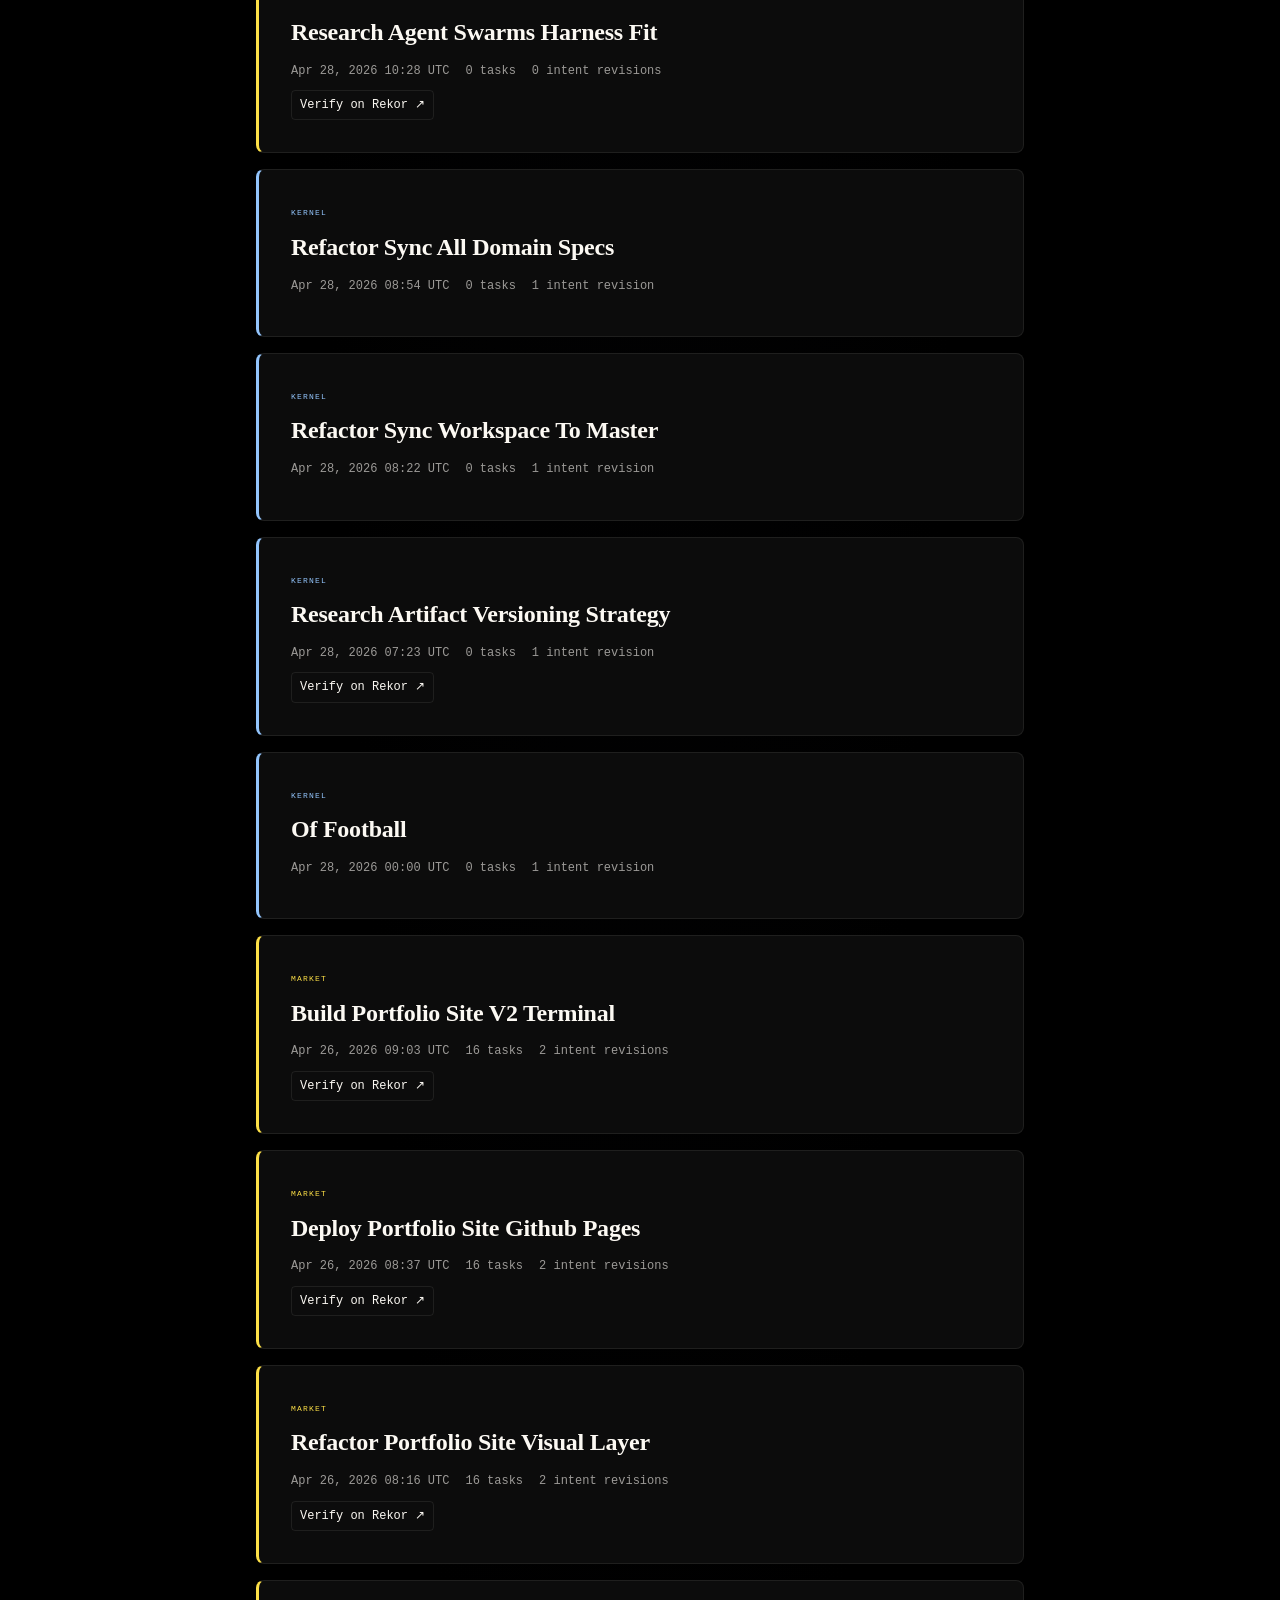
<file: feed.html>
<!DOCTYPE html>
<html lang="en">
<head>
  <meta charset="UTF-8">
  <meta name="viewport" content="width=device-width, initial-scale=1.0">
  <title>Isagawa | Attestation Feed</title>
  <link rel="stylesheet" href="feed.css">
  <link rel="stylesheet" href="pill-nav.css">
</head>
<body>
  <header class="site-header" aria-hidden="true"></header>

  <nav class="pill-nav" aria-label="Site navigation">
    <a href="index.html" class="pill-nav__logo">ISAGAWA</a>
    <div class="pill-nav__items">
      <a href="index.html">Home</a>
      <a href="kernel.html">Kernel</a>
      <a href="feed.html">Feed</a>
      <div class="pill-nav__dropdown">
        <button class="pill-nav__dropdown-trigger" aria-expanded="false" aria-haspopup="true">
          Products <span class="pill-nav__chevron" aria-hidden="true">▾</span>
        </button>
        <div class="pill-nav__dropdown-menu" role="menu">
          <a href="attestation.html" role="menuitem">Attestation</a>
          <a href="qa-platforms.html" role="menuitem">QA Platforms</a>
          <a href="ssh-compliance.html" role="menuitem">SSH Compliance</a>
          <a href="vibe-coder.html" role="menuitem">Vibe Coder</a>
          <a href="job-application.html" role="menuitem">AutoApply</a>
        </div>
      </div>
      <a href="story.html">The Story</a>
    </div>
    <a href="feed.html" class="pill-nav__count"><span id="nav-count">88<!-- NAV_COUNT --></span> ✓</a>
  </nav>

  <section class="feed-section">
    <h1 class="feed-header">Attestation Feed</h1>
    <p class="feed-subtitle">Every entry below was produced from a sentence of natural language, executed under kernel governance, and signed with Sigstore.</p>
    <p class="feed-count" id="feed-count">88 attested pipeline runs<!-- FEED_COUNT --></p>
    <div class="feed-entries" id="feed-entries"><!-- FEED_STATIC_START --><div class="feed-entry cat-market"><span class="feed-entry__cat">market</span><h3 class="feed-entry__title">Fix Portfolio Feed Server Render</h3><div class="feed-meta"><span>May 29, 2026 21:48 UTC</span><span>6 tasks</span><span>1 intent revision</span></div><a class="rekor-link" href="https://search.sigstore.dev/?logIndex=1672877090" target="_blank" rel="noopener">Verify on Rekor &#8599;</a></div><div class="feed-entry cat-market"><span class="feed-entry__cat">market</span><h3 class="feed-entry__title">Fix Attestation Bundle Task Count</h3><div class="feed-meta"><span>May 29, 2026 21:46 UTC</span><span>5 tasks</span><span>1 intent revision</span></div><a class="rekor-link" href="https://search.sigstore.dev/?logIndex=1672863220" target="_blank" rel="noopener">Verify on Rekor &#8599;</a></div><details class="feed-group cat-market"><summary class="feed-group__summary"><span class="feed-entry__cat">market</span><h3 class="feed-entry__title">Build Portfolio Site Reframe</h3><span class="feed-group__count">2 runs</span></summary><div class="feed-group__entries"><div class="feed-entry cat-market"><span class="feed-entry__cat">market</span><h3 class="feed-entry__title">Build Portfolio Site Reframe</h3><div class="feed-meta"><span>May 29, 2026 18:27 UTC</span><span>8 tasks</span><span>3 intent revisions</span></div></div><div class="feed-entry cat-market"><span class="feed-entry__cat">market</span><h3 class="feed-entry__title">Build Portfolio Site Reframe</h3><div class="feed-meta"><span>May 29, 2026 18:27 UTC</span><span>8 tasks</span><span>3 intent revisions</span></div></div></div></details><div class="feed-entry cat-market"><span class="feed-entry__cat">market</span><h3 class="feed-entry__title">Research Custom Game Emoji Market</h3><div class="feed-meta"><span>May 29, 2026 17:02 UTC</span><span>7 tasks</span><span>1 intent revision</span></div><a class="rekor-link" href="https://search.sigstore.dev/?logIndex=1671827795" target="_blank" rel="noopener">Verify on Rekor &#8599;</a></div><div class="feed-entry cat-market"><span class="feed-entry__cat">market</span><h3 class="feed-entry__title">Fix Portfolio Feed Server Render</h3><div class="feed-meta"><span>May 29, 2026 17:01 UTC</span><span>7 tasks</span><span>1 intent revision</span></div><a class="rekor-link" href="https://search.sigstore.dev/?logIndex=1671827352" target="_blank" rel="noopener">Verify on Rekor &#8599;</a></div><div class="feed-entry cat-market"><span class="feed-entry__cat">market</span><h3 class="feed-entry__title">Fix Portfolio Feed Duplicates</h3><div class="feed-meta"><span>May 29, 2026 17:01 UTC</span><span>7 tasks</span><span>1 intent revision</span></div><a class="rekor-link" href="https://search.sigstore.dev/?logIndex=1671824471" target="_blank" rel="noopener">Verify on Rekor &#8599;</a></div><div class="feed-entry cat-market"><span class="feed-entry__cat">market</span><h3 class="feed-entry__title">Fix Portfolio Feed Null Tasks</h3><div class="feed-meta"><span>May 29, 2026 17:01 UTC</span><span>7 tasks</span><span>1 intent revision</span></div><a class="rekor-link" href="https://search.sigstore.dev/?logIndex=1671824299" target="_blank" rel="noopener">Verify on Rekor &#8599;</a></div><div class="feed-entry cat-market"><span class="feed-entry__cat">market</span><h3 class="feed-entry__title">Build Qa Platforms Professionalize</h3><div class="feed-meta"><span>May 29, 2026 17:00 UTC</span><span>7 tasks</span><span>1 intent revision</span></div><a class="rekor-link" href="https://search.sigstore.dev/?logIndex=1671823915" target="_blank" rel="noopener">Verify on Rekor &#8599;</a></div><div class="feed-entry cat-market"><span class="feed-entry__cat">market</span><h3 class="feed-entry__title">Build Platform Ssh Ciq Ready</h3><div class="feed-meta"><span>May 29, 2026 17:00 UTC</span><span>7 tasks</span><span>1 intent revision</span></div><a class="rekor-link" href="https://search.sigstore.dev/?logIndex=1671823582" target="_blank" rel="noopener">Verify on Rekor &#8599;</a></div><div class="feed-entry cat-market"><span class="feed-entry__cat">market</span><h3 class="feed-entry__title">Research Geo Services Professional Firms</h3><div class="feed-meta"><span>May 29, 2026 17:00 UTC</span><span>7 tasks</span><span>1 intent revision</span></div><a class="rekor-link" href="https://search.sigstore.dev/?logIndex=1671822778" target="_blank" rel="noopener">Verify on Rekor &#8599;</a></div><div class="feed-entry cat-market"><span class="feed-entry__cat">market</span><h3 class="feed-entry__title">Research Ai Ugc Content Pipeline</h3><div class="feed-meta"><span>May 29, 2026 17:00 UTC</span><span>7 tasks</span><span>1 intent revision</span></div><a class="rekor-link" href="https://search.sigstore.dev/?logIndex=1671822264" target="_blank" rel="noopener">Verify on Rekor &#8599;</a></div><div class="feed-entry cat-market"><span class="feed-entry__cat">market</span><h3 class="feed-entry__title">Research Business Credit Stacking</h3><div class="feed-meta"><span>May 29, 2026 17:00 UTC</span><span>7 tasks</span><span>1 intent revision</span></div><a class="rekor-link" href="https://search.sigstore.dev/?logIndex=1671821434" target="_blank" rel="noopener">Verify on Rekor &#8599;</a></div><div class="feed-entry cat-market"><span class="feed-entry__cat">market</span><h3 class="feed-entry__title">Research Ai Business Formation</h3><div class="feed-meta"><span>May 29, 2026 16:59 UTC</span><span>7 tasks</span><span>1 intent revision</span></div><a class="rekor-link" href="https://search.sigstore.dev/?logIndex=1671820814" target="_blank" rel="noopener">Verify on Rekor &#8599;</a></div><div class="feed-entry cat-market"><span class="feed-entry__cat">market</span><h3 class="feed-entry__title">Research Build Govcon Ai App</h3><div class="feed-meta"><span>May 29, 2026 16:59 UTC</span><span>7 tasks</span><span>1 intent revision</span></div><a class="rekor-link" href="https://search.sigstore.dev/?logIndex=1671820435" target="_blank" rel="noopener">Verify on Rekor &#8599;</a></div><div class="feed-entry cat-kernel"><span class="feed-entry__cat">kernel</span><h3 class="feed-entry__title">Fix Execute Pipeline Autonomous Cycling</h3><div class="feed-meta"><span>May 27, 2026 10:33 UTC</span><span>8 tasks</span><span>1 intent revision</span></div><a class="rekor-link" href="https://search.sigstore.dev/?logIndex=1642238031" target="_blank" rel="noopener">Verify on Rekor &#8599;</a></div><div class="feed-entry cat-domain"><span class="feed-entry__cat">domain</span><h3 class="feed-entry__title">Build Universal Hook Validator System</h3><div class="feed-meta"><span>May 27, 2026 10:33 UTC</span><span>36 tasks</span><span>0 intent revisions</span></div><a class="rekor-link" href="https://search.sigstore.dev/?logIndex=1642235302" target="_blank" rel="noopener">Verify on Rekor &#8599;</a></div><div class="feed-entry cat-domain"><span class="feed-entry__cat">domain</span><h3 class="feed-entry__title">Build Ssh Compliance Spec Migration</h3><div class="feed-meta"><span>May 27, 2026 10:32 UTC</span><span>17 tasks</span><span>1 intent revision</span></div><a class="rekor-link" href="https://search.sigstore.dev/?logIndex=1642232521" target="_blank" rel="noopener">Verify on Rekor &#8599;</a></div><div class="feed-entry cat-kernel"><span class="feed-entry__cat">kernel</span><h3 class="feed-entry__title">Research Multi Model Routing</h3><div class="feed-meta"><span>May 27, 2026 10:32 UTC</span><span>6 tasks</span><span>2 intent revisions</span></div><a class="rekor-link" href="https://search.sigstore.dev/?logIndex=1642229699" target="_blank" rel="noopener">Verify on Rekor &#8599;</a></div><div class="feed-entry cat-kernel"><span class="feed-entry__cat">kernel</span><h3 class="feed-entry__title">Build Sync Model Router To Workspaces</h3><div class="feed-meta"><span>May 27, 2026 10:31 UTC</span><span>5 tasks</span><span>1 intent revision</span></div><a class="rekor-link" href="https://search.sigstore.dev/?logIndex=1642219875" target="_blank" rel="noopener">Verify on Rekor &#8599;</a></div><div class="feed-entry cat-kernel"><span class="feed-entry__cat">kernel</span><h3 class="feed-entry__title">Build Scene Loop</h3><div class="feed-meta"><span>May 27, 2026 04:05 UTC</span><span>9 tasks</span><span>0 intent revisions</span></div></div><div class="feed-entry cat-market"><span class="feed-entry__cat">market</span><h3 class="feed-entry__title">Build Portfolio Vibe Coder Showcase</h3><div class="feed-meta"><span>May 1, 2026 11:38 UTC</span><span>12 tasks</span><span>2 intent revisions</span></div></div><div class="feed-entry cat-kernel"><span class="feed-entry__cat">kernel</span><h3 class="feed-entry__title">System</h3><div class="feed-meta"><span>May 1, 2026 11:28 UTC</span><span>35 tasks</span><span>0 intent revisions</span></div></div><div class="feed-entry cat-market"><span class="feed-entry__cat">market</span><h3 class="feed-entry__title">Build Portfolio Ui Testing Showcase</h3><div class="feed-meta"><span>May 1, 2026 11:00 UTC</span><span>11 tasks</span><span>3 intent revisions</span></div><a class="rekor-link" href="https://search.sigstore.dev/?logIndex=1417788423" target="_blank" rel="noopener">Verify on Rekor &#8599;</a></div><div class="feed-entry cat-domain"><span class="feed-entry__cat">domain</span><h3 class="feed-entry__title">Domain Spec: Game Engine</h3><div class="feed-meta"><span>May 1, 2026 10:08 UTC</span><span>7 tasks</span><span>1 intent revision</span></div><a class="rekor-link" href="https://search.sigstore.dev/?logIndex=1417687176" target="_blank" rel="noopener">Verify on Rekor &#8599;</a></div><div class="feed-entry cat-domain"><span class="feed-entry__cat">domain</span><h3 class="feed-entry__title">Domain Spec: Terminal Game Builder</h3><div class="feed-meta"><span>May 1, 2026 09:55 UTC</span><span>7 tasks</span><span>1 intent revision</span></div><a class="rekor-link" href="https://search.sigstore.dev/?logIndex=1417661651" target="_blank" rel="noopener">Verify on Rekor &#8599;</a></div><div class="feed-entry cat-domain"><span class="feed-entry__cat">domain</span><h3 class="feed-entry__title">Domain Spec: Sox Audit</h3><div class="feed-meta"><span>May 1, 2026 09:55 UTC</span><span>7 tasks</span><span>1 intent revision</span></div><a class="rekor-link" href="https://search.sigstore.dev/?logIndex=1417661535" target="_blank" rel="noopener">Verify on Rekor &#8599;</a></div><div class="feed-entry cat-domain"><span class="feed-entry__cat">domain</span><h3 class="feed-entry__title">Domain Spec: Soc Automation</h3><div class="feed-meta"><span>May 1, 2026 09:54 UTC</span><span>7 tasks</span><span>1 intent revision</span></div><a class="rekor-link" href="https://search.sigstore.dev/?logIndex=1417661299" target="_blank" rel="noopener">Verify on Rekor &#8599;</a></div><div class="feed-entry cat-domain"><span class="feed-entry__cat">domain</span><h3 class="feed-entry__title">Domain Spec: Rag Ai Dev</h3><div class="feed-meta"><span>May 1, 2026 09:54 UTC</span><span>7 tasks</span><span>1 intent revision</span></div><a class="rekor-link" href="https://search.sigstore.dev/?logIndex=1417661067" target="_blank" rel="noopener">Verify on Rekor &#8599;</a></div><div class="feed-entry cat-domain"><span class="feed-entry__cat">domain</span><h3 class="feed-entry__title">Domain Spec: Platform Deepeval</h3><div class="feed-meta"><span>May 1, 2026 09:53 UTC</span><span>7 tasks</span><span>1 intent revision</span></div><a class="rekor-link" href="https://search.sigstore.dev/?logIndex=1417660200" target="_blank" rel="noopener">Verify on Rekor &#8599;</a></div><div class="feed-entry cat-domain"><span class="feed-entry__cat">domain</span><h3 class="feed-entry__title">Domain Spec: Pci Dss</h3><div class="feed-meta"><span>May 1, 2026 09:53 UTC</span><span>7 tasks</span><span>1 intent revision</span></div><a class="rekor-link" href="https://search.sigstore.dev/?logIndex=1417659947" target="_blank" rel="noopener">Verify on Rekor &#8599;</a></div><div class="feed-entry cat-domain"><span class="feed-entry__cat">domain</span><h3 class="feed-entry__title">Domain Spec: Network Automation</h3><div class="feed-meta"><span>May 1, 2026 09:53 UTC</span><span>7 tasks</span><span>1 intent revision</span></div><a class="rekor-link" href="https://search.sigstore.dev/?logIndex=1417659731" target="_blank" rel="noopener">Verify on Rekor &#8599;</a></div><div class="feed-entry cat-domain"><span class="feed-entry__cat">domain</span><h3 class="feed-entry__title">Domain Spec: Incident Response</h3><div class="feed-meta"><span>May 1, 2026 09:53 UTC</span><span>7 tasks</span><span>1 intent revision</span></div><a class="rekor-link" href="https://search.sigstore.dev/?logIndex=1417659546" target="_blank" rel="noopener">Verify on Rekor &#8599;</a></div><details class="feed-group cat-domain"><summary class="feed-group__summary"><span class="feed-entry__cat">domain</span><h3 class="feed-entry__title">Domain Spec: Iac Security</h3><span class="feed-group__count">2 runs</span></summary><div class="feed-group__entries"><div class="feed-entry cat-domain"><span class="feed-entry__cat">domain</span><h3 class="feed-entry__title">Domain Spec: Iac Security</h3><div class="feed-meta"><span>May 1, 2026 09:52 UTC</span><span>7 tasks</span><span>1 intent revision</span></div><a class="rekor-link" href="https://search.sigstore.dev/?logIndex=1417659424" target="_blank" rel="noopener">Verify on Rekor &#8599;</a></div><div class="feed-entry cat-domain"><span class="feed-entry__cat">domain</span><h3 class="feed-entry__title">Domain Spec: Iac Security</h3><div class="feed-meta"><span>May 1, 2026 09:48 UTC</span><span>7 tasks</span><span>1 intent revision</span></div></div></div></details><div class="feed-entry cat-domain"><span class="feed-entry__cat">domain</span><h3 class="feed-entry__title">Domain Spec: Hipaa Audit</h3><div class="feed-meta"><span>May 1, 2026 09:48 UTC</span><span>7 tasks</span><span>1 intent revision</span></div><a class="rekor-link" href="https://search.sigstore.dev/?logIndex=1417656885" target="_blank" rel="noopener">Verify on Rekor &#8599;</a></div><div class="feed-entry cat-domain"><span class="feed-entry__cat">domain</span><h3 class="feed-entry__title">Domain Spec: Healthcare Qa Spec</h3><div class="feed-meta"><span>May 1, 2026 09:48 UTC</span><span>7 tasks</span><span>1 intent revision</span></div><a class="rekor-link" href="https://search.sigstore.dev/?logIndex=1417656560" target="_blank" rel="noopener">Verify on Rekor &#8599;</a></div><div class="feed-entry cat-domain"><span class="feed-entry__cat">domain</span><h3 class="feed-entry__title">Domain Spec: Game Engine</h3><div class="feed-meta"><span>May 1, 2026 09:48 UTC</span><span>7 tasks</span><span>1 intent revision</span></div><a class="rekor-link" href="https://search.sigstore.dev/?logIndex=1417656265" target="_blank" rel="noopener">Verify on Rekor &#8599;</a></div><div class="feed-entry cat-domain"><span class="feed-entry__cat">domain</span><h3 class="feed-entry__title">Domain Spec: Creative Finance</h3><div class="feed-meta"><span>May 1, 2026 09:47 UTC</span><span>7 tasks</span><span>1 intent revision</span></div><a class="rekor-link" href="https://search.sigstore.dev/?logIndex=1417655897" target="_blank" rel="noopener">Verify on Rekor &#8599;</a></div><div class="feed-entry cat-domain"><span class="feed-entry__cat">domain</span><h3 class="feed-entry__title">Domain Spec: Content Production</h3><div class="feed-meta"><span>May 1, 2026 09:47 UTC</span><span>7 tasks</span><span>1 intent revision</span></div><a class="rekor-link" href="https://search.sigstore.dev/?logIndex=1417655524" target="_blank" rel="noopener">Verify on Rekor &#8599;</a></div><div class="feed-entry cat-domain"><span class="feed-entry__cat">domain</span><h3 class="feed-entry__title">Domain Spec: Aml Kyc</h3><div class="feed-meta"><span>May 1, 2026 09:47 UTC</span><span>7 tasks</span><span>1 intent revision</span></div><a class="rekor-link" href="https://search.sigstore.dev/?logIndex=1417654937" target="_blank" rel="noopener">Verify on Rekor &#8599;</a></div><div class="feed-entry cat-domain"><span class="feed-entry__cat">domain</span><h3 class="feed-entry__title">Domain Spec: Ai Football</h3><div class="feed-meta"><span>May 1, 2026 09:47 UTC</span><span>7 tasks</span><span>1 intent revision</span></div><a class="rekor-link" href="https://search.sigstore.dev/?logIndex=1417653797" target="_blank" rel="noopener">Verify on Rekor &#8599;</a></div><div class="feed-entry cat-domain"><span class="feed-entry__cat">domain</span><h3 class="feed-entry__title">Domain Spec: Agent Builders</h3><div class="feed-meta"><span>May 1, 2026 09:47 UTC</span><span>7 tasks</span><span>1 intent revision</span></div><a class="rekor-link" href="https://search.sigstore.dev/?logIndex=1417653381" target="_blank" rel="noopener">Verify on Rekor &#8599;</a></div><div class="feed-entry cat-domain"><span class="feed-entry__cat">domain</span><h3 class="feed-entry__title">Domain Spec: SSH Compliance Framework</h3><div class="feed-meta"><span>May 1, 2026 09:45 UTC</span><span>7 tasks</span><span>1 intent revision</span></div><a class="rekor-link" href="https://search.sigstore.dev/?logIndex=1417651381" target="_blank" rel="noopener">Verify on Rekor &#8599;</a></div><details class="feed-group cat-kernel"><summary class="feed-group__summary"><span class="feed-entry__cat">kernel</span><h3 class="feed-entry__title">Research Ssh Compliance Spec Decomposition</h3><span class="feed-group__count">3 runs</span></summary><div class="feed-group__entries"><div class="feed-entry cat-kernel"><span class="feed-entry__cat">kernel</span><h3 class="feed-entry__title">Research Ssh Compliance Spec Decomposition</h3><div class="feed-meta"><span>May 1, 2026 07:47 UTC</span><span>9 tasks</span><span>1 intent revision</span></div><a class="rekor-link" href="https://search.sigstore.dev/?logIndex=1417401476" target="_blank" rel="noopener">Verify on Rekor &#8599;</a></div><div class="feed-entry cat-kernel"><span class="feed-entry__cat">kernel</span><h3 class="feed-entry__title">Research Ssh Compliance Spec Decomposition</h3><div class="feed-meta"><span>May 1, 2026 03:55 UTC</span><span>9 tasks</span><span>1 intent revision</span></div></div><div class="feed-entry cat-kernel"><span class="feed-entry__cat">kernel</span><h3 class="feed-entry__title">Research Ssh Compliance Spec Decomposition</h3><div class="feed-meta"><span>May 1, 2026 03:55 UTC</span><span>9 tasks</span><span>1 intent revision</span></div></div></div></details><div class="feed-entry cat-domain"><span class="feed-entry__cat">domain</span><h3 class="feed-entry__title">Build Ssh Iso27001 Validator</h3><div class="feed-meta"><span>May 1, 2026 02:59 UTC</span><span>9 tasks</span><span>1 intent revision</span></div><a class="rekor-link" href="https://search.sigstore.dev/?logIndex=1416855984" target="_blank" rel="noopener">Verify on Rekor &#8599;</a></div><div class="feed-entry cat-domain"><span class="feed-entry__cat">domain</span><h3 class="feed-entry__title">Build Ssh Soc2 Validator</h3><div class="feed-meta"><span>May 1, 2026 02:59 UTC</span><span>9 tasks</span><span>1 intent revision</span></div><a class="rekor-link" href="https://search.sigstore.dev/?logIndex=1416855229" target="_blank" rel="noopener">Verify on Rekor &#8599;</a></div><div class="feed-entry cat-domain"><span class="feed-entry__cat">domain</span><h3 class="feed-entry__title">Build Ssh Hipaa Validator</h3><div class="feed-meta"><span>May 1, 2026 02:59 UTC</span><span>9 tasks</span><span>1 intent revision</span></div><a class="rekor-link" href="https://search.sigstore.dev/?logIndex=1416854276" target="_blank" rel="noopener">Verify on Rekor &#8599;</a></div><div class="feed-entry cat-domain"><span class="feed-entry__cat">domain</span><h3 class="feed-entry__title">Build Ssh Pci Validator</h3><div class="feed-meta"><span>May 1, 2026 02:59 UTC</span><span>9 tasks</span><span>1 intent revision</span></div><a class="rekor-link" href="https://search.sigstore.dev/?logIndex=1416852950" target="_blank" rel="noopener">Verify on Rekor &#8599;</a></div><div class="feed-entry cat-domain"><span class="feed-entry__cat">domain</span><h3 class="feed-entry__title">Build Ssh Fips Validator</h3><div class="feed-meta"><span>May 1, 2026 02:59 UTC</span><span>9 tasks</span><span>1 intent revision</span></div><a class="rekor-link" href="https://search.sigstore.dev/?logIndex=1416851831" target="_blank" rel="noopener">Verify on Rekor &#8599;</a></div><div class="feed-entry cat-domain"><span class="feed-entry__cat">domain</span><h3 class="feed-entry__title">Build Ssh Nist Validator</h3><div class="feed-meta"><span>May 1, 2026 02:59 UTC</span><span>9 tasks</span><span>1 intent revision</span></div><a class="rekor-link" href="https://search.sigstore.dev/?logIndex=1416850945" target="_blank" rel="noopener">Verify on Rekor &#8599;</a></div><div class="feed-entry cat-domain"><span class="feed-entry__cat">domain</span><h3 class="feed-entry__title">Build Ssh Cis Validator</h3><div class="feed-meta"><span>May 1, 2026 02:59 UTC</span><span>9 tasks</span><span>1 intent revision</span></div><a class="rekor-link" href="https://search.sigstore.dev/?logIndex=1416849730" target="_blank" rel="noopener">Verify on Rekor &#8599;</a></div><div class="feed-entry cat-domain"><span class="feed-entry__cat">domain</span><h3 class="feed-entry__title">Build Ssh Stig Validator</h3><div class="feed-meta"><span>May 1, 2026 02:51 UTC</span><span>9 tasks</span><span>1 intent revision</span></div><a class="rekor-link" href="https://search.sigstore.dev/?logIndex=1416802795" target="_blank" rel="noopener">Verify on Rekor &#8599;</a></div><div class="feed-entry cat-domain"><span class="feed-entry__cat">domain</span><h3 class="feed-entry__title">Build Ssh Compliance Foundation</h3><div class="feed-meta"><span>May 1, 2026 02:46 UTC</span><span>9 tasks</span><span>1 intent revision</span></div><a class="rekor-link" href="https://search.sigstore.dev/?logIndex=1416783260" target="_blank" rel="noopener">Verify on Rekor &#8599;</a></div><div class="feed-entry cat-domain"><span class="feed-entry__cat">domain</span><h3 class="feed-entry__title">Build Playbooks</h3><div class="feed-meta"><span>Apr 28, 2026 23:56 UTC</span><span>5 tasks</span><span>1 intent revision</span></div></div><details class="feed-group cat-domain"><summary class="feed-group__summary"><span class="feed-entry__cat">domain</span><h3 class="feed-entry__title">Build 53Man Rosters</h3><span class="feed-group__count">3 runs</span></summary><div class="feed-group__entries"><div class="feed-entry cat-domain"><span class="feed-entry__cat">domain</span><h3 class="feed-entry__title">Build 53Man Rosters</h3><div class="feed-meta"><span>Apr 28, 2026 22:51 UTC</span><span>9 tasks</span><span>1 intent revision</span></div><a class="rekor-link" href="https://search.sigstore.dev/?logIndex=1398402293" target="_blank" rel="noopener">Verify on Rekor &#8599;</a></div><div class="feed-entry cat-domain"><span class="feed-entry__cat">domain</span><h3 class="feed-entry__title">Build 53Man Rosters</h3><div class="feed-meta"><span>Apr 28, 2026 22:36 UTC</span><span>9 tasks</span><span>1 intent revision</span></div></div><div class="feed-entry cat-domain"><span class="feed-entry__cat">domain</span><h3 class="feed-entry__title">Build 53Man Rosters</h3><div class="feed-meta"><span>Apr 28, 2026 22:36 UTC</span><span>9 tasks</span><span>1 intent revision</span></div></div></div></details><div class="feed-entry cat-market"><span class="feed-entry__cat">market</span><h3 class="feed-entry__title">Build Portfolio Ssh Compliance Showcase</h3><div class="feed-meta"><span>Apr 28, 2026 21:37 UTC</span><span>6 tasks</span><span>3 intent revisions</span></div><a class="rekor-link" href="https://search.sigstore.dev/?logIndex=1398096516" target="_blank" rel="noopener">Verify on Rekor &#8599;</a></div><div class="feed-entry cat-market"><span class="feed-entry__cat">market</span><h3 class="feed-entry__title">Build Portfolio Attestation Showcase</h3><div class="feed-meta"><span>Apr 28, 2026 21:00 UTC</span><span>6 tasks</span><span>3 intent revisions</span></div><a class="rekor-link" href="https://search.sigstore.dev/?logIndex=1397985690" target="_blank" rel="noopener">Verify on Rekor &#8599;</a></div><div class="feed-entry cat-market"><span class="feed-entry__cat">market</span><h3 class="feed-entry__title">Build Portfolio Live Feed Update</h3><div class="feed-meta"><span>Apr 28, 2026 20:49 UTC</span><span>0 tasks</span><span>1 intent revision</span></div><a class="rekor-link" href="https://search.sigstore.dev/?logIndex=1397962066" target="_blank" rel="noopener">Verify on Rekor &#8599;</a></div><div class="feed-entry cat-kernel"><span class="feed-entry__cat">kernel</span><h3 class="feed-entry__title">Research Loop Portability Other Agents</h3><div class="feed-meta"><span>Apr 28, 2026 11:23 UTC</span><span>0 tasks</span><span>1 intent revision</span></div></div><div class="feed-entry cat-market"><span class="feed-entry__cat">market</span><h3 class="feed-entry__title">Research Local Business Ai Pipeline</h3><div class="feed-meta"><span>Apr 28, 2026 11:20 UTC</span><span>0 tasks</span><span>1 intent revision</span></div><a class="rekor-link" href="https://search.sigstore.dev/?logIndex=1397953580" target="_blank" rel="noopener">Verify on Rekor &#8599;</a></div><div class="feed-entry cat-domain"><span class="feed-entry__cat">domain</span><h3 class="feed-entry__title">Upgrade Fraud Detector Grant Laundering</h3><div class="feed-meta"><span>Apr 28, 2026 11:17 UTC</span><span>0 tasks</span><span>1 intent revision</span></div><a class="rekor-link" href="https://search.sigstore.dev/?logIndex=1397953216" target="_blank" rel="noopener">Verify on Rekor &#8599;</a></div><div class="feed-entry cat-domain"><span class="feed-entry__cat">domain</span><h3 class="feed-entry__title">Upgrade Fraud Detector Federal Benefits</h3><div class="feed-meta"><span>Apr 28, 2026 11:17 UTC</span><span>0 tasks</span><span>1 intent revision</span></div><a class="rekor-link" href="https://search.sigstore.dev/?logIndex=1397953040" target="_blank" rel="noopener">Verify on Rekor &#8599;</a></div><div class="feed-entry cat-market"><span class="feed-entry__cat">market</span><h3 class="feed-entry__title">Research Claude Code Course Content</h3><div class="feed-meta"><span>Apr 28, 2026 11:13 UTC</span><span>0 tasks</span><span>1 intent revision</span></div><a class="rekor-link" href="https://search.sigstore.dev/?logIndex=1397952829" target="_blank" rel="noopener">Verify on Rekor &#8599;</a></div><div class="feed-entry cat-market"><span class="feed-entry__cat">market</span><h3 class="feed-entry__title">Research Ai Youtube Content Pipeline</h3><div class="feed-meta"><span>Apr 28, 2026 11:08 UTC</span><span>0 tasks</span><span>1 intent revision</span></div><a class="rekor-link" href="https://search.sigstore.dev/?logIndex=1397952620" target="_blank" rel="noopener">Verify on Rekor &#8599;</a></div><div class="feed-entry cat-market"><span class="feed-entry__cat">market</span><h3 class="feed-entry__title">Research Autonomous Game Content Pipeline</h3><div class="feed-meta"><span>Apr 28, 2026 11:04 UTC</span><span>0 tasks</span><span>1 intent revision</span></div><a class="rekor-link" href="https://search.sigstore.dev/?logIndex=1397952425" target="_blank" rel="noopener">Verify on Rekor &#8599;</a></div><div class="feed-entry cat-market"><span class="feed-entry__cat">market</span><h3 class="feed-entry__title">Research Game Dev Site Integration</h3><div class="feed-meta"><span>Apr 28, 2026 10:47 UTC</span><span>0 tasks</span><span>1 intent revision</span></div></div><div class="feed-entry cat-market"><span class="feed-entry__cat">market</span><h3 class="feed-entry__title">Research Vibe Coder Site Integration</h3><div class="feed-meta"><span>Apr 28, 2026 10:45 UTC</span><span>13 tasks</span><span>1 intent revision</span></div></div><div class="feed-entry cat-market"><span class="feed-entry__cat">market</span><h3 class="feed-entry__title">Research Qa Platform Site Integration</h3><div class="feed-meta"><span>Apr 28, 2026 10:43 UTC</span><span>13 tasks</span><span>1 intent revision</span></div></div><div class="feed-entry cat-market"><span class="feed-entry__cat">market</span><h3 class="feed-entry__title">Build Attestation Domain Spec Package</h3><div class="feed-meta"><span>Apr 28, 2026 10:41 UTC</span><span>13 tasks</span><span>1 intent revision</span></div></div><div class="feed-entry cat-market"><span class="feed-entry__cat">market</span><h3 class="feed-entry__title">Research Agent Swarms Harness Fit</h3><div class="feed-meta"><span>Apr 28, 2026 10:28 UTC</span><span>0 tasks</span><span>0 intent revisions</span></div><a class="rekor-link" href="https://search.sigstore.dev/?logIndex=1396696121" target="_blank" rel="noopener">Verify on Rekor &#8599;</a></div><div class="feed-entry cat-kernel"><span class="feed-entry__cat">kernel</span><h3 class="feed-entry__title">Refactor Sync All Domain Specs</h3><div class="feed-meta"><span>Apr 28, 2026 08:54 UTC</span><span>0 tasks</span><span>1 intent revision</span></div></div><div class="feed-entry cat-kernel"><span class="feed-entry__cat">kernel</span><h3 class="feed-entry__title">Refactor Sync Workspace To Master</h3><div class="feed-meta"><span>Apr 28, 2026 08:22 UTC</span><span>0 tasks</span><span>1 intent revision</span></div></div><div class="feed-entry cat-kernel"><span class="feed-entry__cat">kernel</span><h3 class="feed-entry__title">Research Artifact Versioning Strategy</h3><div class="feed-meta"><span>Apr 28, 2026 07:23 UTC</span><span>0 tasks</span><span>1 intent revision</span></div><a class="rekor-link" href="https://search.sigstore.dev/?logIndex=1397952286" target="_blank" rel="noopener">Verify on Rekor &#8599;</a></div><div class="feed-entry cat-kernel"><span class="feed-entry__cat">kernel</span><h3 class="feed-entry__title">Of Football</h3><div class="feed-meta"><span>Apr 28, 2026 00:00 UTC</span><span>0 tasks</span><span>1 intent revision</span></div></div><div class="feed-entry cat-market"><span class="feed-entry__cat">market</span><h3 class="feed-entry__title">Build Portfolio Site V2 Terminal</h3><div class="feed-meta"><span>Apr 26, 2026 09:03 UTC</span><span>16 tasks</span><span>2 intent revisions</span></div><a class="rekor-link" href="https://search.sigstore.dev/?logIndex=1389042818" target="_blank" rel="noopener">Verify on Rekor &#8599;</a></div><div class="feed-entry cat-market"><span class="feed-entry__cat">market</span><h3 class="feed-entry__title">Deploy Portfolio Site Github Pages</h3><div class="feed-meta"><span>Apr 26, 2026 08:37 UTC</span><span>16 tasks</span><span>2 intent revisions</span></div><a class="rekor-link" href="https://search.sigstore.dev/?logIndex=1388829914" target="_blank" rel="noopener">Verify on Rekor &#8599;</a></div><div class="feed-entry cat-market"><span class="feed-entry__cat">market</span><h3 class="feed-entry__title">Refactor Portfolio Site Visual Layer</h3><div class="feed-meta"><span>Apr 26, 2026 08:16 UTC</span><span>16 tasks</span><span>2 intent revisions</span></div><a class="rekor-link" href="https://search.sigstore.dev/?logIndex=1388628067" target="_blank" rel="noopener">Verify on Rekor &#8599;</a></div><div class="feed-entry cat-market"><span class="feed-entry__cat">market</span><h3 class="feed-entry__title">Build Portfolio Site Loop Theme</h3><div class="feed-meta"><span>Apr 26, 2026 07:10 UTC</span><span>25 tasks</span><span>3 intent revisions</span></div><a class="rekor-link" href="https://search.sigstore.dev/?logIndex=1387966928" target="_blank" rel="noopener">Verify on Rekor &#8599;</a></div><div class="feed-entry cat-kernel"><span class="feed-entry__cat">kernel</span><h3 class="feed-entry__title">Fix Cloner Canvas Svg Blindspot</h3><div class="feed-meta"><span>Apr 26, 2026 06:16 UTC</span><span>9 tasks</span><span>2 intent revisions</span></div><a class="rekor-link" href="https://search.sigstore.dev/?logIndex=1387514162" target="_blank" rel="noopener">Verify on Rekor &#8599;</a></div><details class="feed-group cat-kernel"><summary class="feed-group__summary"><span class="feed-entry__cat">kernel</span><h3 class="feed-entry__title">Fix Execute Pipeline Gaps</h3><span class="feed-group__count">2 runs</span></summary><div class="feed-group__entries"><div class="feed-entry cat-kernel"><span class="feed-entry__cat">kernel</span><h3 class="feed-entry__title">Fix Execute Pipeline Gaps</h3><div class="feed-meta"><span>Apr 26, 2026 05:11 UTC</span><span>13 tasks</span><span>0 intent revisions</span></div><a class="rekor-link" href="https://search.sigstore.dev/?logIndex=1397952115" target="_blank" rel="noopener">Verify on Rekor &#8599;</a></div><div class="feed-entry cat-kernel"><span class="feed-entry__cat">kernel</span><h3 class="feed-entry__title">Fix Execute Pipeline Gaps</h3><div class="feed-meta"><span>Apr 26, 2026 05:09 UTC</span><span>0 tasks</span><span>5 intent revisions</span></div><a class="rekor-link" href="https://search.sigstore.dev/?logIndex=1386854559" target="_blank" rel="noopener">Verify on Rekor &#8599;</a></div></div></details><div class="feed-entry cat-kernel"><span class="feed-entry__cat">kernel</span><h3 class="feed-entry__title">Fix Run Task Zombie Processes</h3><div class="feed-meta"><span>Apr 25, 2026 22:16 UTC</span><span>1 tasks</span><span>1 intent revision</span></div><a class="rekor-link" href="https://search.sigstore.dev/?logIndex=1384683702" target="_blank" rel="noopener">Verify on Rekor &#8599;</a></div><div class="feed-entry cat-kernel"><span class="feed-entry__cat">kernel</span><h3 class="feed-entry__title">Build Sigstore Attestation Pipeline</h3><div class="feed-meta"><span>Apr 25, 2026 20:37 UTC</span><span>14 tasks</span><span>0 intent revisions</span></div><a class="rekor-link" href="https://search.sigstore.dev/?logIndex=1397951938" target="_blank" rel="noopener">Verify on Rekor &#8599;</a></div><!-- FEED_STATIC_END --></div>
    <p class="feed-footer">This feed updates automatically. Come back tomorrow and there will be more.</p>
  </section>

  <script>
  (function() {
    function formatDate(iso) {
      if (!iso) return 'Unknown date';
      try {
        var d = new Date(iso);
        var months = ['Jan','Feb','Mar','Apr','May','Jun','Jul','Aug','Sep','Oct','Nov','Dec'];
        return months[d.getUTCMonth()] + ' ' + d.getUTCDate() + ', ' + d.getUTCFullYear() + ' ' + String(d.getUTCHours()).padStart(2,'0') + ':' + String(d.getUTCMinutes()).padStart(2,'0') + ' UTC';
      } catch(e) { return iso.slice(0,10); }
    }

    function renderEntry(e) {
      var rekor = e.rekor_url ? '<a class="rekor-link" href="' + e.rekor_url + '" target="_blank" rel="noopener">Verify on Rekor &#8599;</a>' : '';
      var revs = e.intent_revisions === 1 ? '1 intent revision' : e.intent_revisions + ' intent revisions';
      return '<div class="feed-entry cat-' + e.category + '">' +
        '<span class="feed-entry__cat">' + e.category + '</span>' +
        '<h3 class="feed-entry__title">' + e.title + '</h3>' +
        '<div class="feed-meta">' +
          '<span>' + formatDate(e.timestamp) + '</span>' +
          '<span>' + (e.task_count != null ? e.task_count + ' tasks' : '-') + '</span>' +
          '<span>' + revs + '</span>' +
        '</div>' + rekor + '</div>';
    }

    function groupEntries(entries) {
      var groups = [];
      var i = 0;
      while (i < entries.length) {
        var current = { title: entries[i].title, entries: [entries[i]], count: 1 };
        var j = i + 1;
        while (j < entries.length && entries[j].title === current.title) {
          current.entries.push(entries[j]);
          current.count++;
          j++;
        }
        groups.push(current);
        i = j;
      }
      return groups;
    }

    function renderGroup(group) {
      if (group.count === 1) {
        return renderEntry(group.entries[0]);
      }
      var cat = group.entries[0].category;
      var inner = group.entries.map(renderEntry).join('');
      return '<details class="feed-group cat-' + cat + '">' +
        '<summary class="feed-group__summary">' +
          '<span class="feed-entry__cat">' + cat + '</span>' +
          '<h3 class="feed-entry__title">' + group.title + '</h3>' +
          '<span class="feed-group__count">' + group.count + ' runs</span>' +
        '</summary>' +
        '<div class="feed-group__entries">' + inner + '</div>' +
      '</details>';
    }

    fetch('feed-data.json')
      .then(function(r) { return r.json(); })
      .then(function(entries) {
        var count = entries.length;
        document.getElementById('nav-count').textContent = count;
        document.getElementById('feed-count').textContent = count + ' attested pipeline runs';
      })
      .catch(function() {
        document.getElementById('feed-count').textContent = 'Failed to load feed data.';
      });
  })();
  </script>
  <script src="pill-nav.js"></script>
  <script>
  (function() {
    if (window.matchMedia('(prefers-reduced-motion: reduce)').matches) return;
    var els = document.querySelectorAll('.feed-entry, .feed-group');
    if (!els.length) return;
    els.forEach(function(el) { el.classList.add('reveal'); });
    var observer = new IntersectionObserver(function(entries) {
      entries.forEach(function(e) {
        if (e.isIntersecting) { e.target.classList.add('visible'); observer.unobserve(e.target); }
      });
    }, { threshold: 0.05 });
    els.forEach(function(el) { observer.observe(el); });
  })();
  </script>
</body>
</html>
</file>
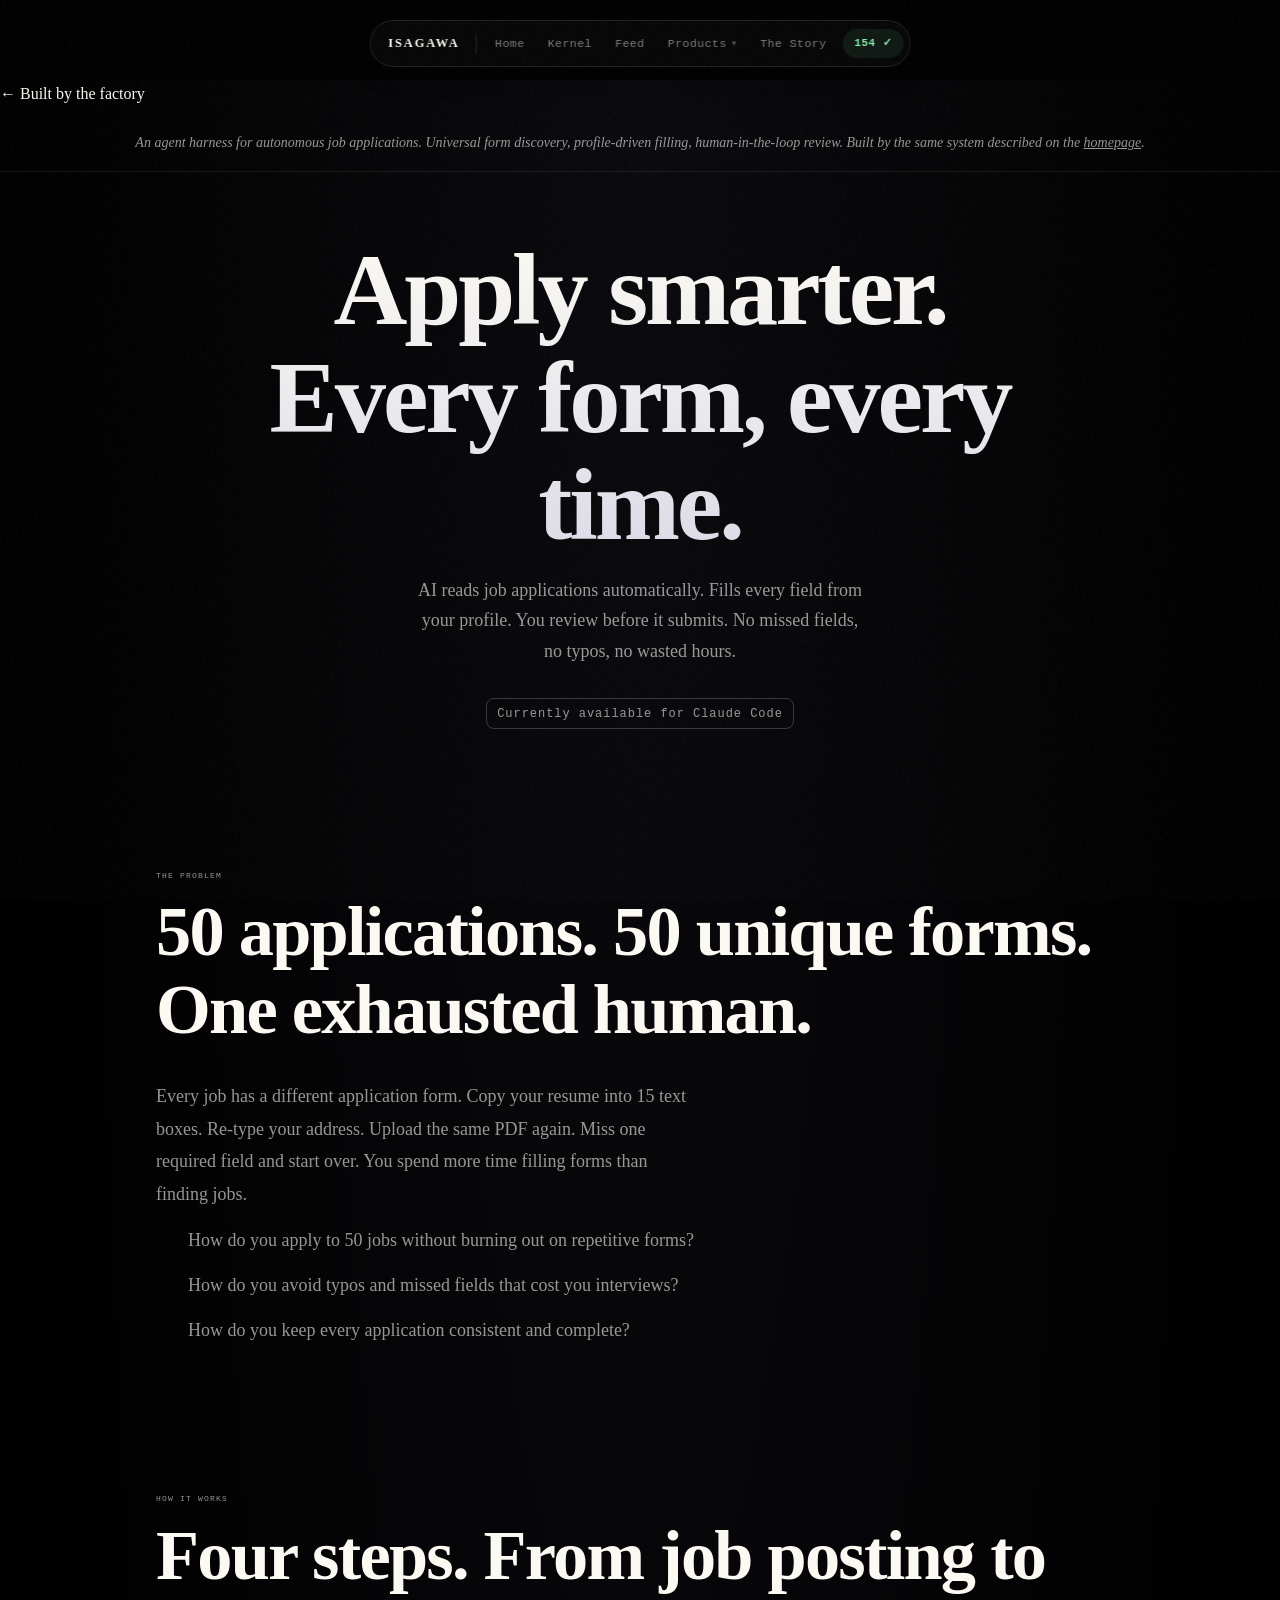
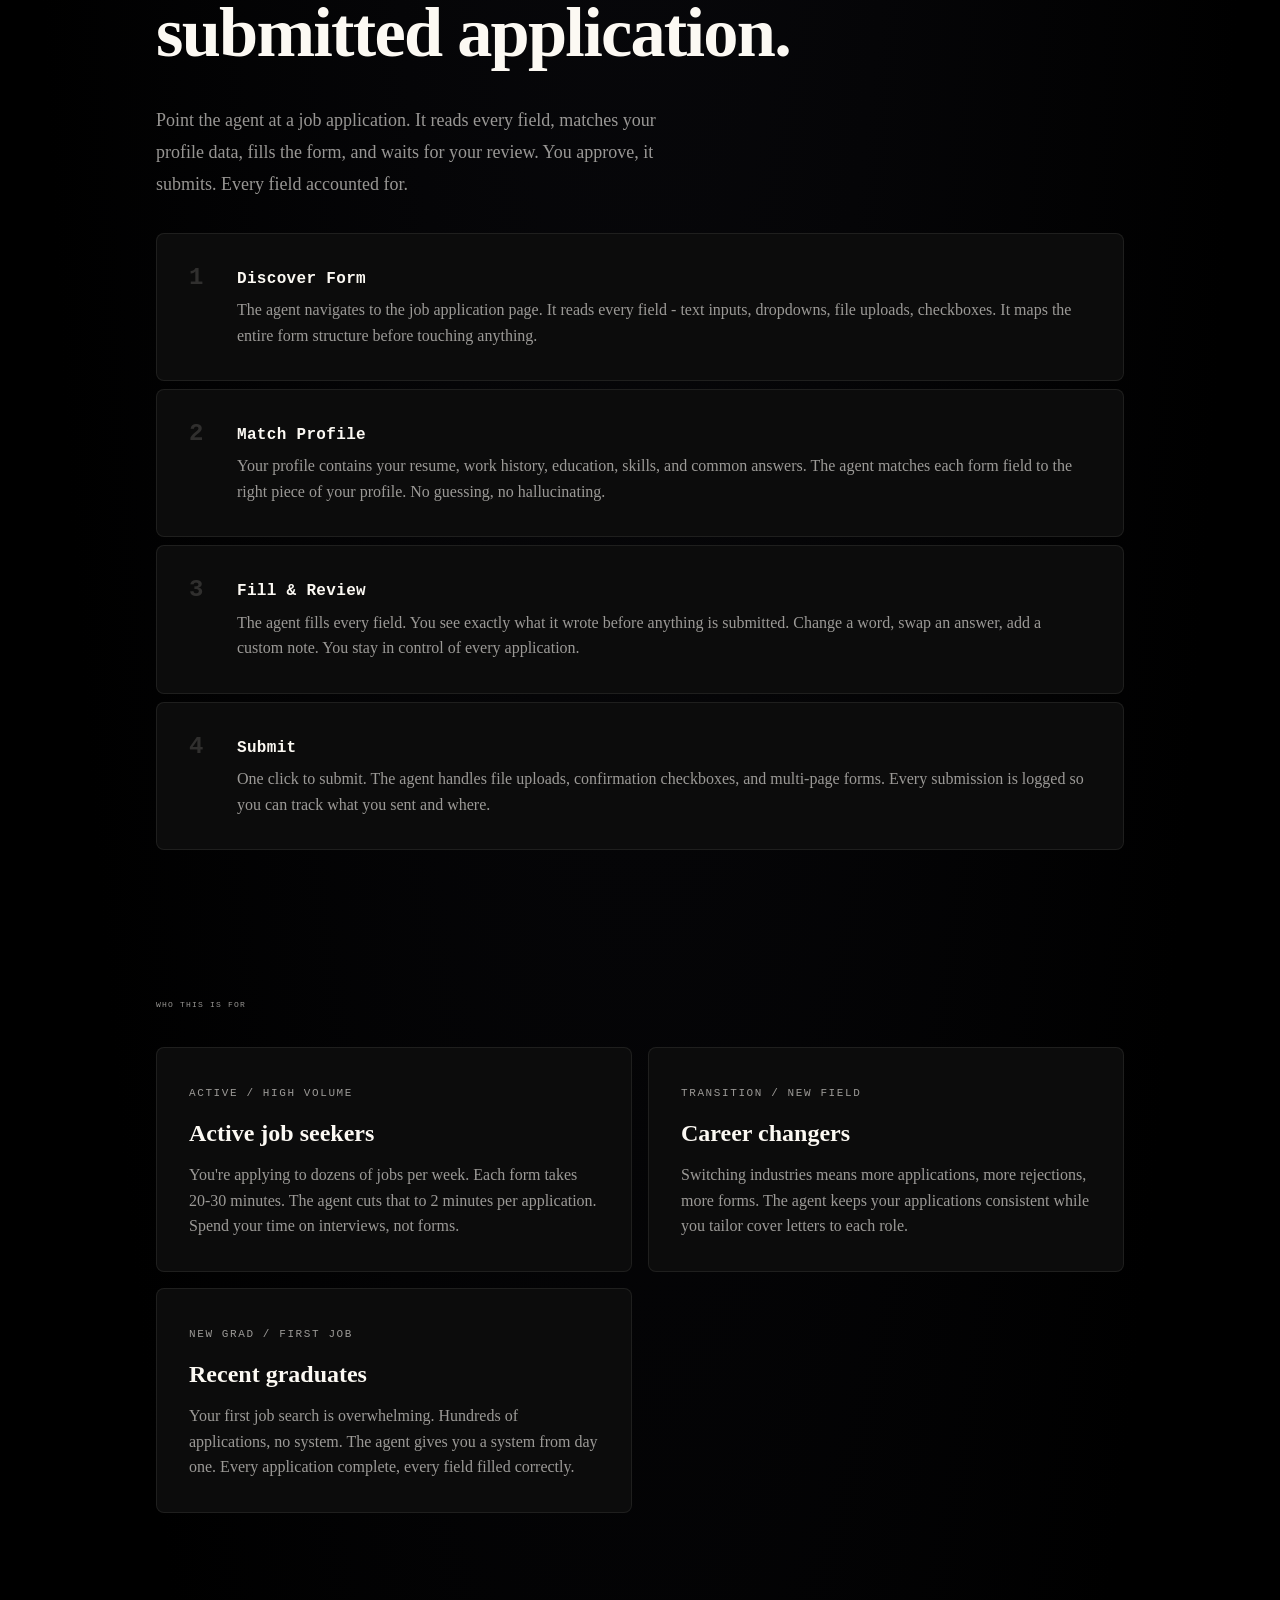
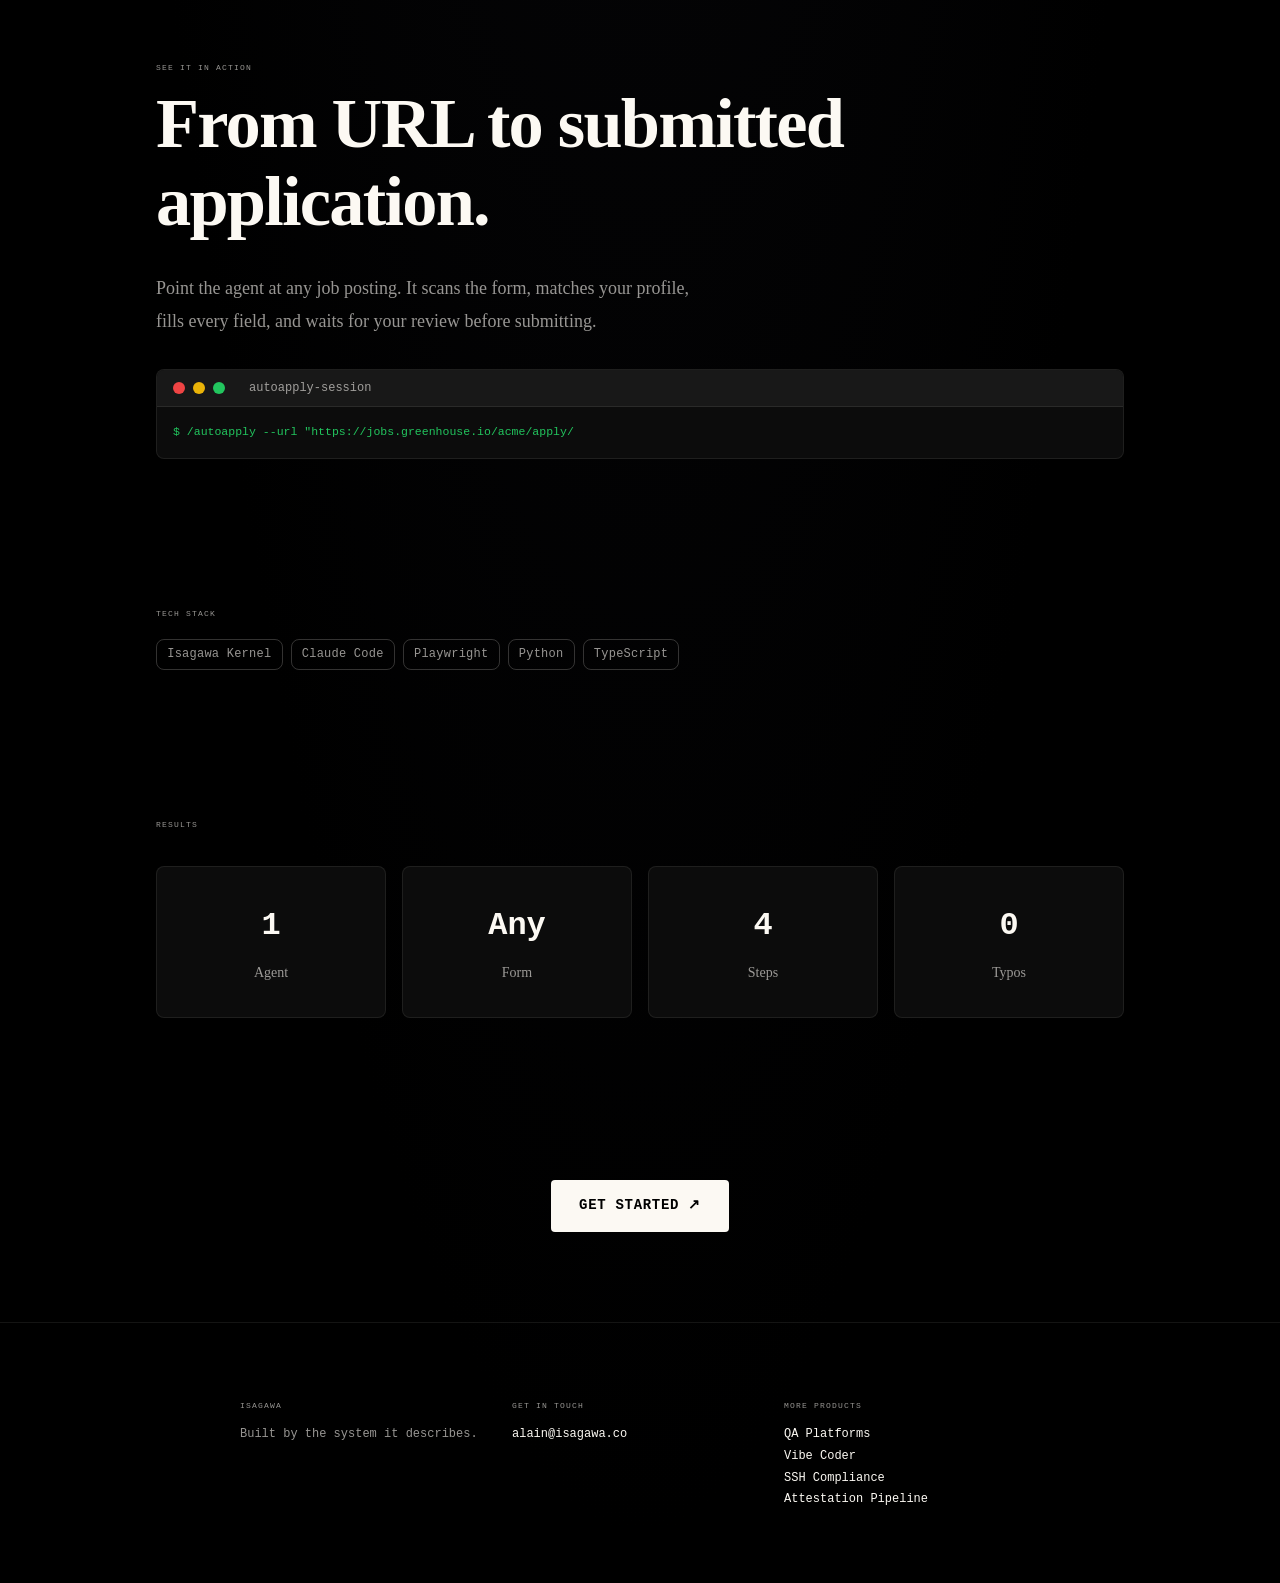
<file: job-application.html>
<!DOCTYPE html>
<html lang="en">
<head>
  <meta charset="UTF-8">
  <meta name="viewport" content="width=device-width, initial-scale=1.0">
  <title>Isagawa | AutoApply</title>
  <link rel="stylesheet" href="job-application.css">
  <link rel="stylesheet" href="pill-nav.css">
</head>
<body>
  <header class="site-header" aria-hidden="true"></header>

  <nav class="pill-nav" aria-label="Site navigation">
    <a href="index.html" class="pill-nav__logo">ISAGAWA</a>
    <div class="pill-nav__items">
      <a href="index.html">Home</a>
      <a href="kernel.html">Kernel</a>
      <a href="feed.html">Feed</a>
      <div class="pill-nav__dropdown">
        <button class="pill-nav__dropdown-trigger" aria-expanded="false" aria-haspopup="true">
          Products <span class="pill-nav__chevron" aria-hidden="true">▾</span>
        </button>
        <div class="pill-nav__dropdown-menu" role="menu">
          <a href="attestation.html" role="menuitem">Attestation</a>
          <a href="job-application.html" role="menuitem">AutoApply</a>
          <a href="qa-platforms.html" role="menuitem">QA Platforms</a>
          <a href="ssh-compliance.html" role="menuitem">SSH Compliance</a>
          <a href="vibe-coder.html" role="menuitem">Vibe Coder</a>
        </div>
      </div>
      <a href="story.html">The Story</a>
    </div>
    <a href="feed.html" class="pill-nav__count"><span id="nav-count">--</span> ✓</a>
  </nav>
  <div class="factory-origin"><a href="index.html">&larr; Built by the factory</a></div>

  <div class="loop-badge">
    An agent harness for autonomous job applications. Universal form discovery, profile-driven filling, human-in-the-loop review. Built by the same system described on the <a href="index.html#self-extension">homepage</a>.
  </div>

  <section class="hero">
    <h1>Apply smarter. Every form, every time.</h1>
    <p class="hero__sub">AI reads job applications automatically. Fills every field from your profile. You review before it submits. No missed fields, no typos, no wasted hours.</p>
    <p class="hero__platform">Currently available for Claude Code</p>
  </section>

  <section class="page-section">
    <p class="page-section__label">The Problem</p>
    <h2>50 applications. 50 unique forms. One exhausted human.</h2>
    <p class="page-section__narrative">Every job has a different application form. Copy your resume into 15 text boxes. Re-type your address. Upload the same PDF again. Miss one required field and start over. You spend more time filling forms than finding jobs.</p>
    <ul class="problem-list">
      <li>How do you apply to 50 jobs without burning out on repetitive forms?</li>
      <li>How do you avoid typos and missed fields that cost you interviews?</li>
      <li>How do you keep every application consistent and complete?</li>
    </ul>
  </section>

  <section class="page-section">
    <p class="page-section__label">How It Works</p>
    <h2>Four steps. From job posting to submitted application.</h2>
    <p class="page-section__narrative">Point the agent at a job application. It reads every field, matches your profile data, fills the form, and waits for your review. You approve, it submits. Every field accounted for.</p>
    <div class="flow-grid">
      <div class="flow-card">
        <span class="flow-num">1</span>
        <div class="flow-content">
          <h3>Discover Form</h3>
          <p>The agent navigates to the job application page. It reads every field - text inputs, dropdowns, file uploads, checkboxes. It maps the entire form structure before touching anything.</p>
        </div>
      </div>
      <div class="flow-card reveal reveal-delay-1">
        <span class="flow-num">2</span>
        <div class="flow-content">
          <h3>Match Profile</h3>
          <p>Your profile contains your resume, work history, education, skills, and common answers. The agent matches each form field to the right piece of your profile. No guessing, no hallucinating.</p>
        </div>
      </div>
      <div class="flow-card reveal reveal-delay-2">
        <span class="flow-num">3</span>
        <div class="flow-content">
          <h3>Fill &amp; Review</h3>
          <p>The agent fills every field. You see exactly what it wrote before anything is submitted. Change a word, swap an answer, add a custom note. You stay in control of every application.</p>
        </div>
      </div>
      <div class="flow-card reveal reveal-delay-3">
        <span class="flow-num">4</span>
        <div class="flow-content">
          <h3>Submit</h3>
          <p>One click to submit. The agent handles file uploads, confirmation checkboxes, and multi-page forms. Every submission is logged so you can track what you sent and where.</p>
        </div>
      </div>
    </div>
  </section>

  <section class="page-section">
    <p class="page-section__label reveal">Who This Is For</p>
    <div class="evidence-grid">
      <div class="evidence-card reveal">
        <p class="card-tags">ACTIVE / HIGH VOLUME</p>
        <h3>Active job seekers</h3>
        <p>You're applying to dozens of jobs per week. Each form takes 20-30 minutes. The agent cuts that to 2 minutes per application. Spend your time on interviews, not forms.</p>
      </div>
      <div class="evidence-card reveal reveal-delay-1">
        <p class="card-tags">TRANSITION / NEW FIELD</p>
        <h3>Career changers</h3>
        <p>Switching industries means more applications, more rejections, more forms. The agent keeps your applications consistent while you tailor cover letters to each role.</p>
      </div>
      <div class="evidence-card reveal reveal-delay-2">
        <p class="card-tags">NEW GRAD / FIRST JOB</p>
        <h3>Recent graduates</h3>
        <p>Your first job search is overwhelming. Hundreds of applications, no system. The agent gives you a system from day one. Every application complete, every field filled correctly.</p>
      </div>
    </div>
  </section>

  <section class="page-section">
    <p class="page-section__label reveal">See It In Action</p>
    <h2 class="reveal">From URL to submitted application.</h2>
    <p class="page-section__narrative reveal">Point the agent at any job posting. It scans the form, matches your profile, fills every field, and waits for your review before submitting.</p>
    <div class="demo-terminal" id="demoTerminal">
      <div class="terminal__bar">
        <span class="terminal__dot terminal__dot--red"></span>
        <span class="terminal__dot terminal__dot--yellow"></span>
        <span class="terminal__dot terminal__dot--green"></span>
        <span class="terminal__title">autoapply-session</span>
      </div>
      <div class="terminal__body" id="terminalBody"></div>
    </div>
  </section>

  <section class="page-section">
    <p class="page-section__label reveal">Tech Stack</p>
    <div class="badges reveal">
      <span class="badge">Isagawa Kernel</span>
      <span class="badge">Claude Code</span>
      <span class="badge">Playwright</span>
      <span class="badge">Python</span>
      <span class="badge">TypeScript</span>
    </div>
  </section>

  <section class="page-section">
    <p class="page-section__label reveal">Results</p>
    <div class="results-grid reveal">
      <div class="result-card">
        <span class="result-stat">1</span>
        <span class="result-label">Agent</span>
      </div>
      <div class="result-card">
        <span class="result-stat">Any</span>
        <span class="result-label">Form</span>
      </div>
      <div class="result-card">
        <span class="result-stat">4</span>
        <span class="result-label">Steps</span>
      </div>
      <div class="result-card">
        <span class="result-stat">0</span>
        <span class="result-label">Typos</span>
      </div>
    </div>
  </section>

  <section class="cta reveal">
    <a href="https://github.com/isagawa-co/job-application-spec" class="cta-button" target="_blank" rel="noopener">Get Started ↗</a>
  </section>

  <footer>
    <div class="footer__grid">
      <div class="footer__col">
        <p class="footer__col-header">Isagawa</p>
        <p>Built by the system it describes.</p>
      </div>
      <div class="footer__col">
        <p class="footer__col-header">Get in touch</p>
        <a href="mailto:alain@isagawa.co">alain@isagawa.co</a>
      </div>
      <div class="footer__col">
        <p class="footer__col-header">More products</p>
        <a href="qa-platforms.html">QA Platforms</a>
        <a href="vibe-coder.html">Vibe Coder</a>
        <a href="ssh-compliance.html">SSH Compliance</a>
        <a href="attestation.html">Attestation Pipeline</a>
      </div>
    </div>
  </footer>

  <script src="job-application.js"></script>
  <script src="pill-nav.js"></script>
</body>
</html>
</file>
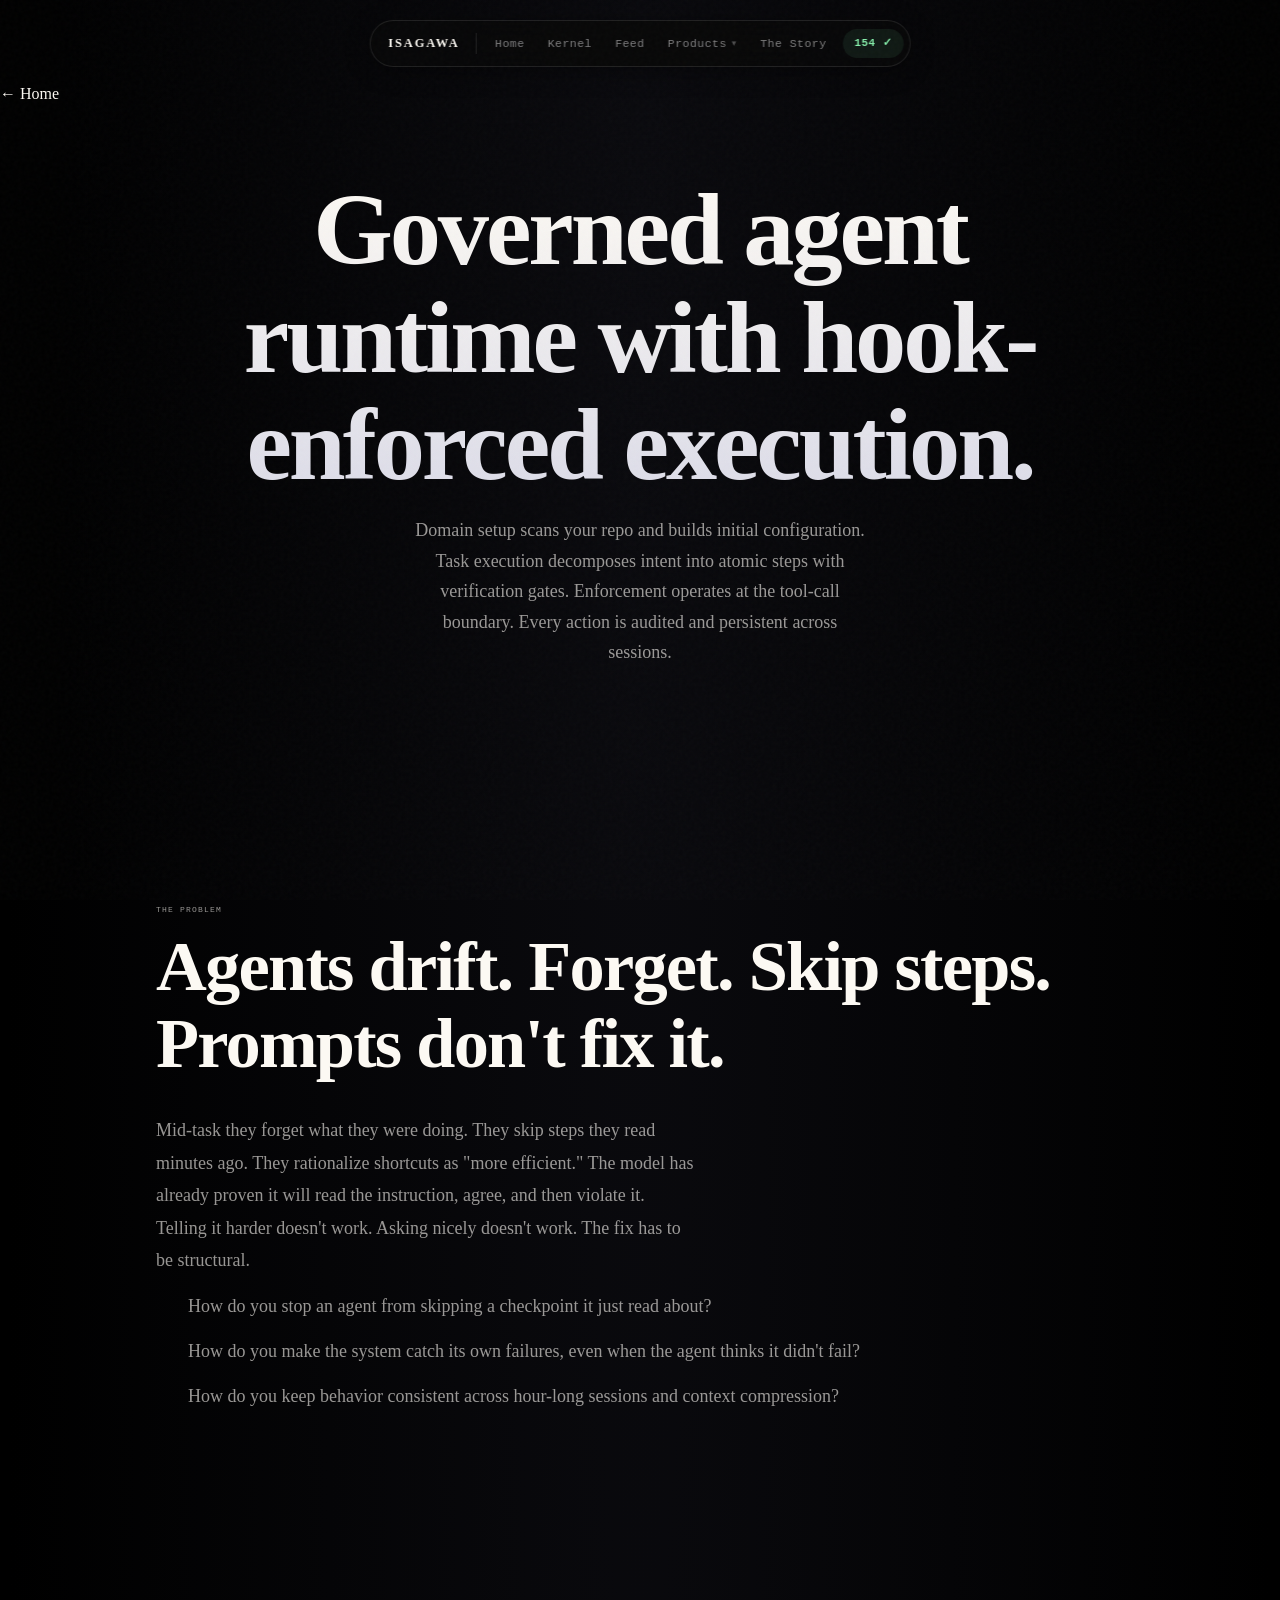
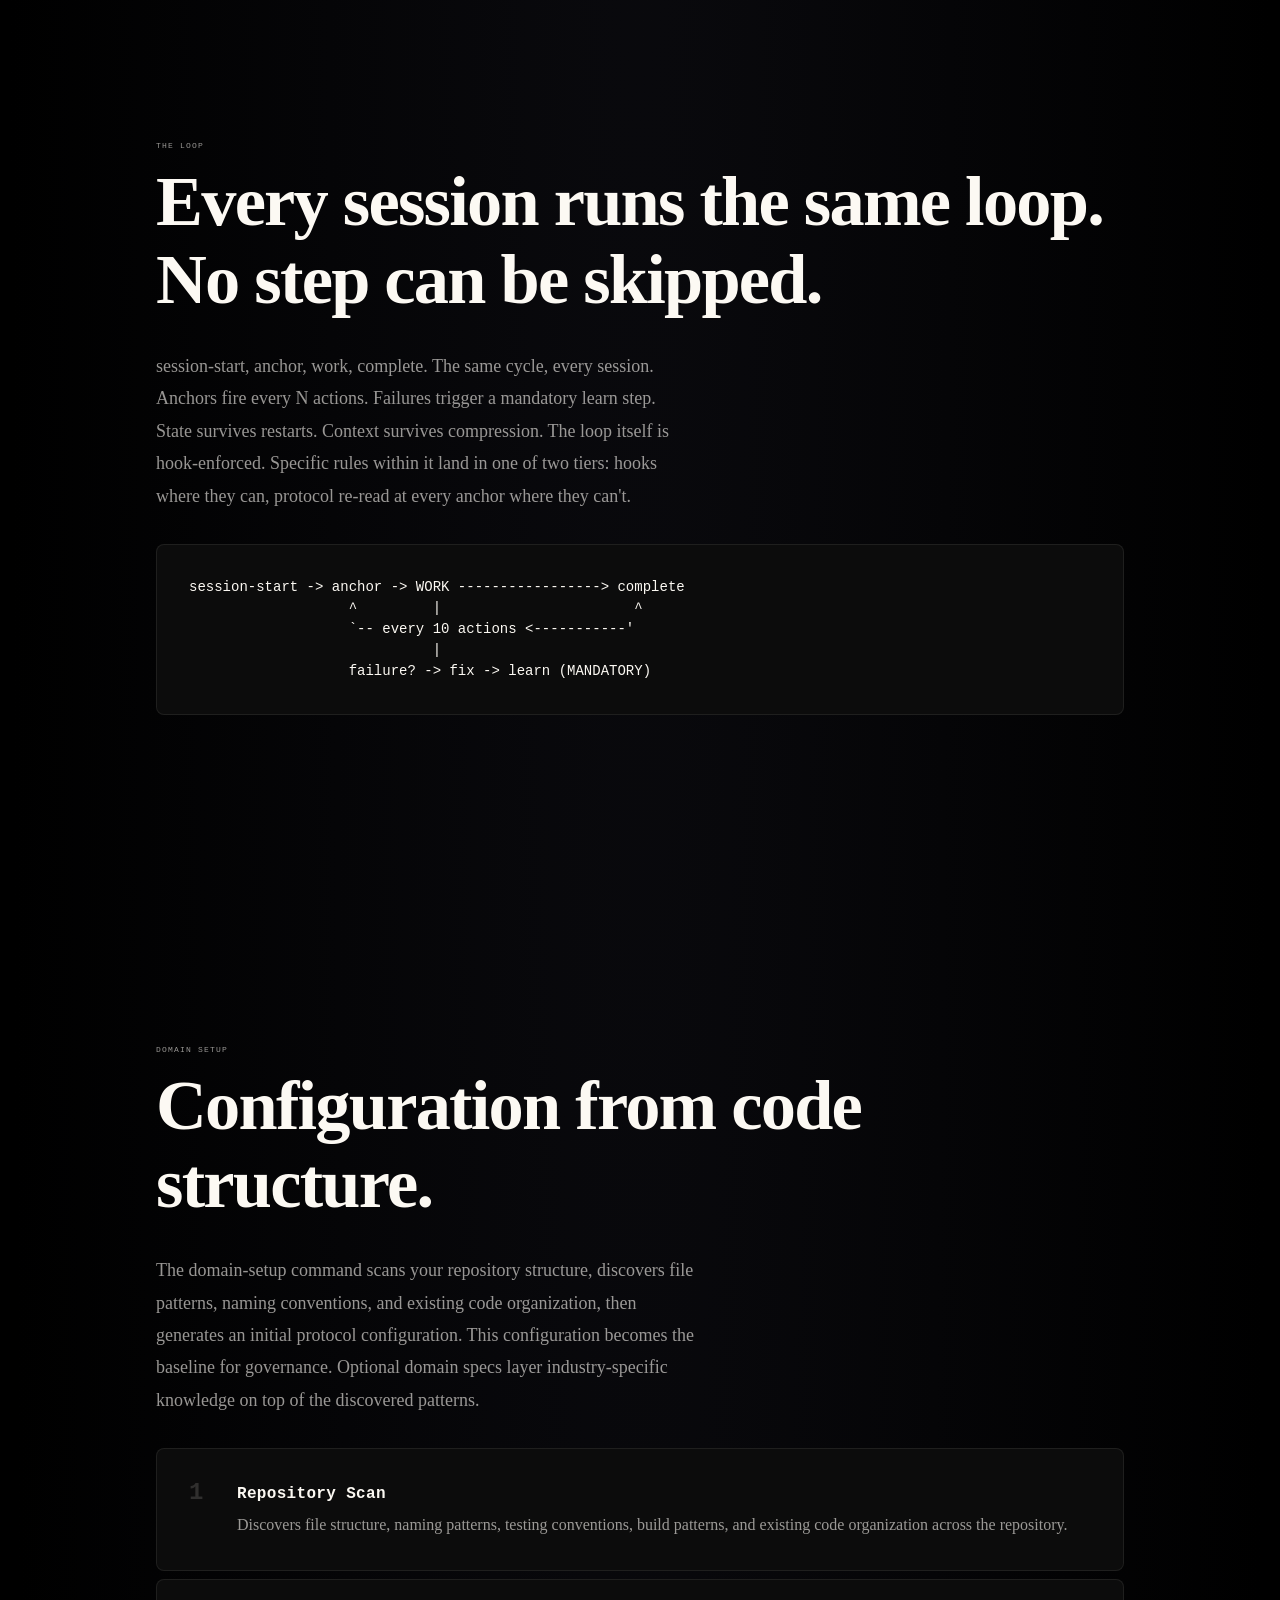
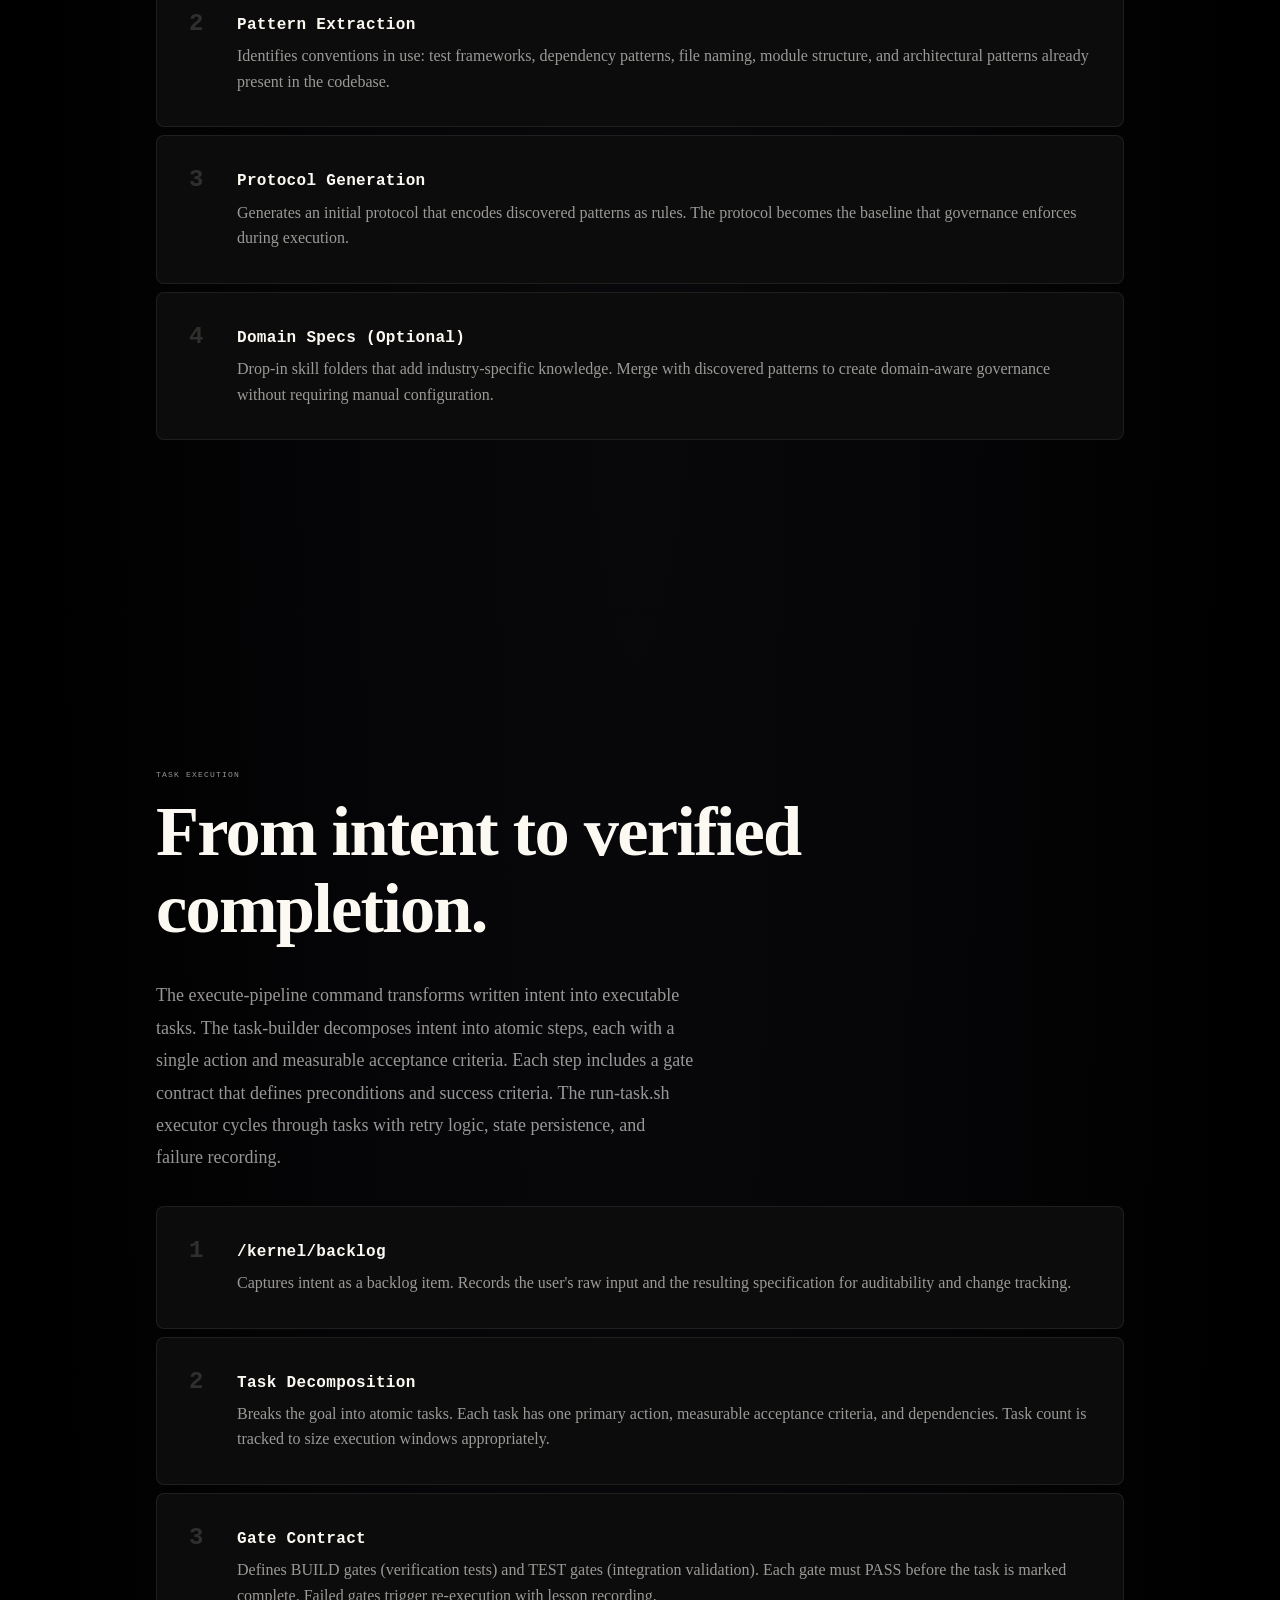
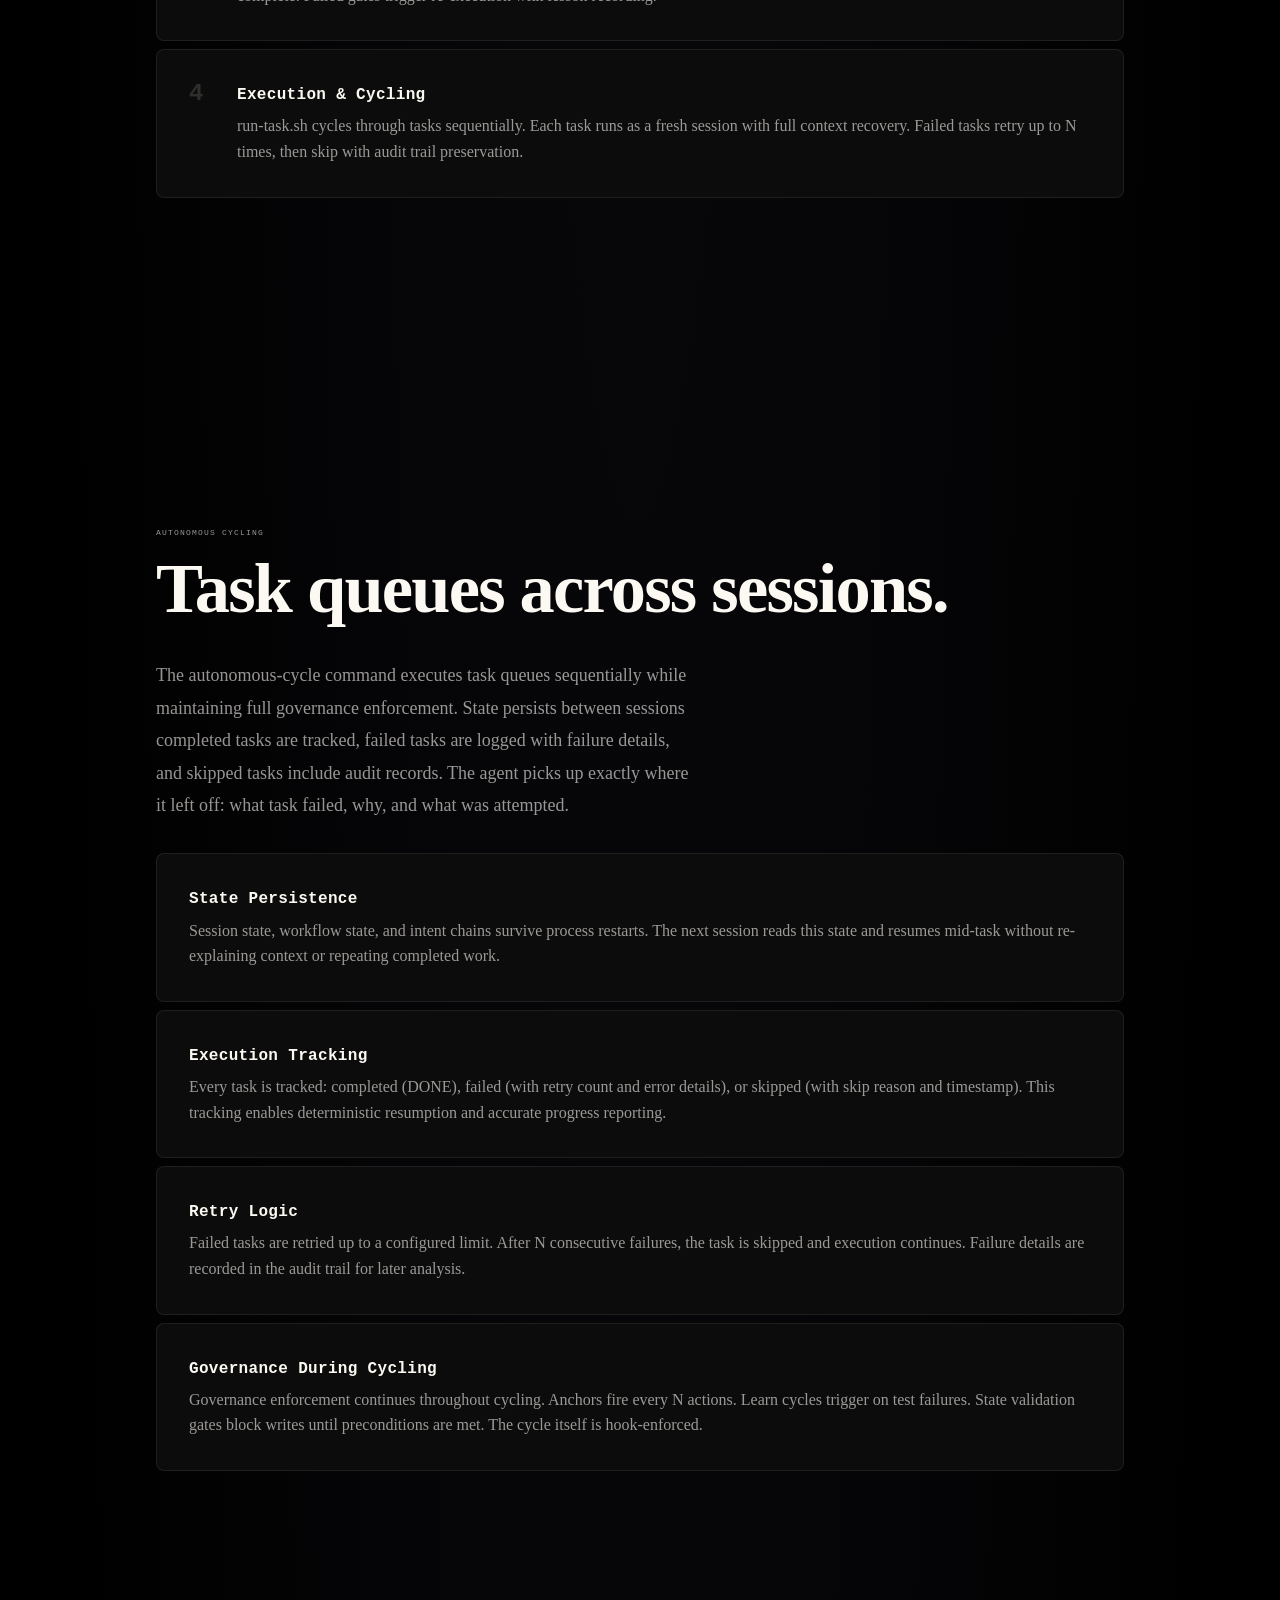
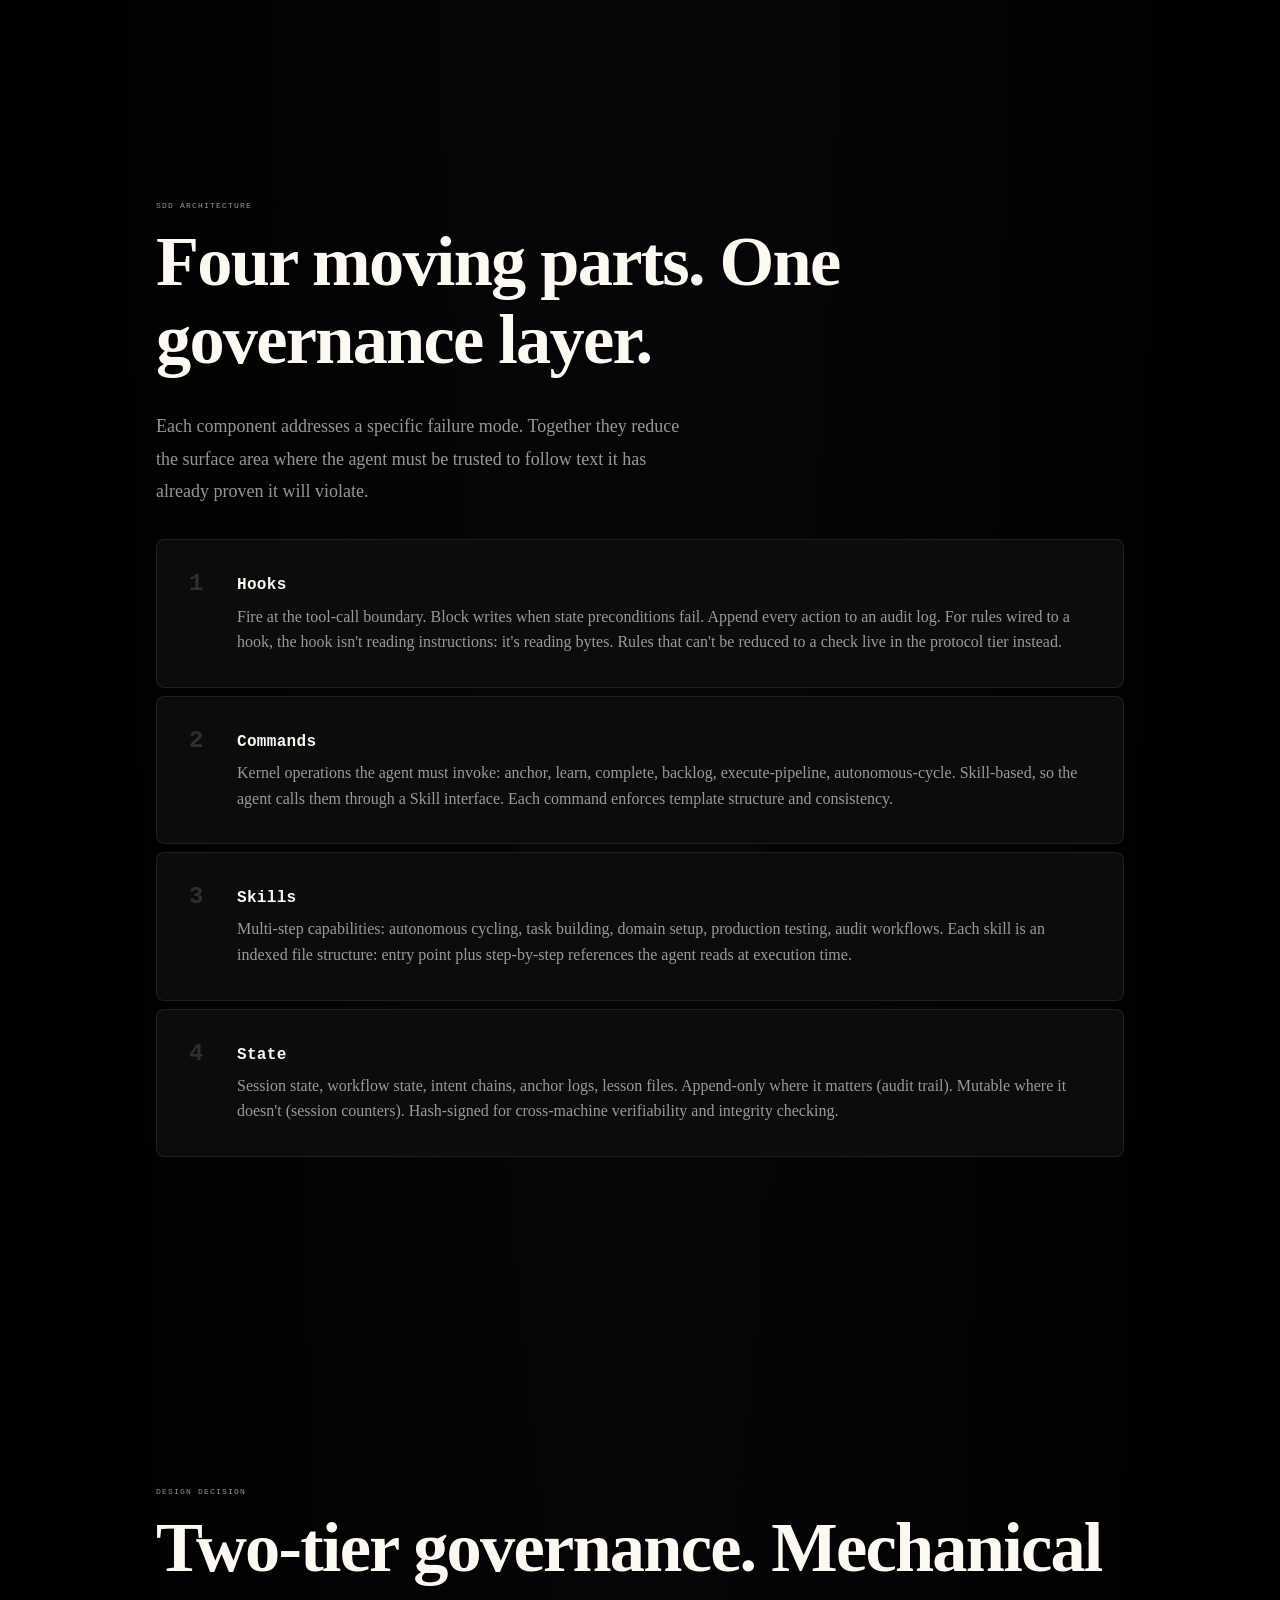
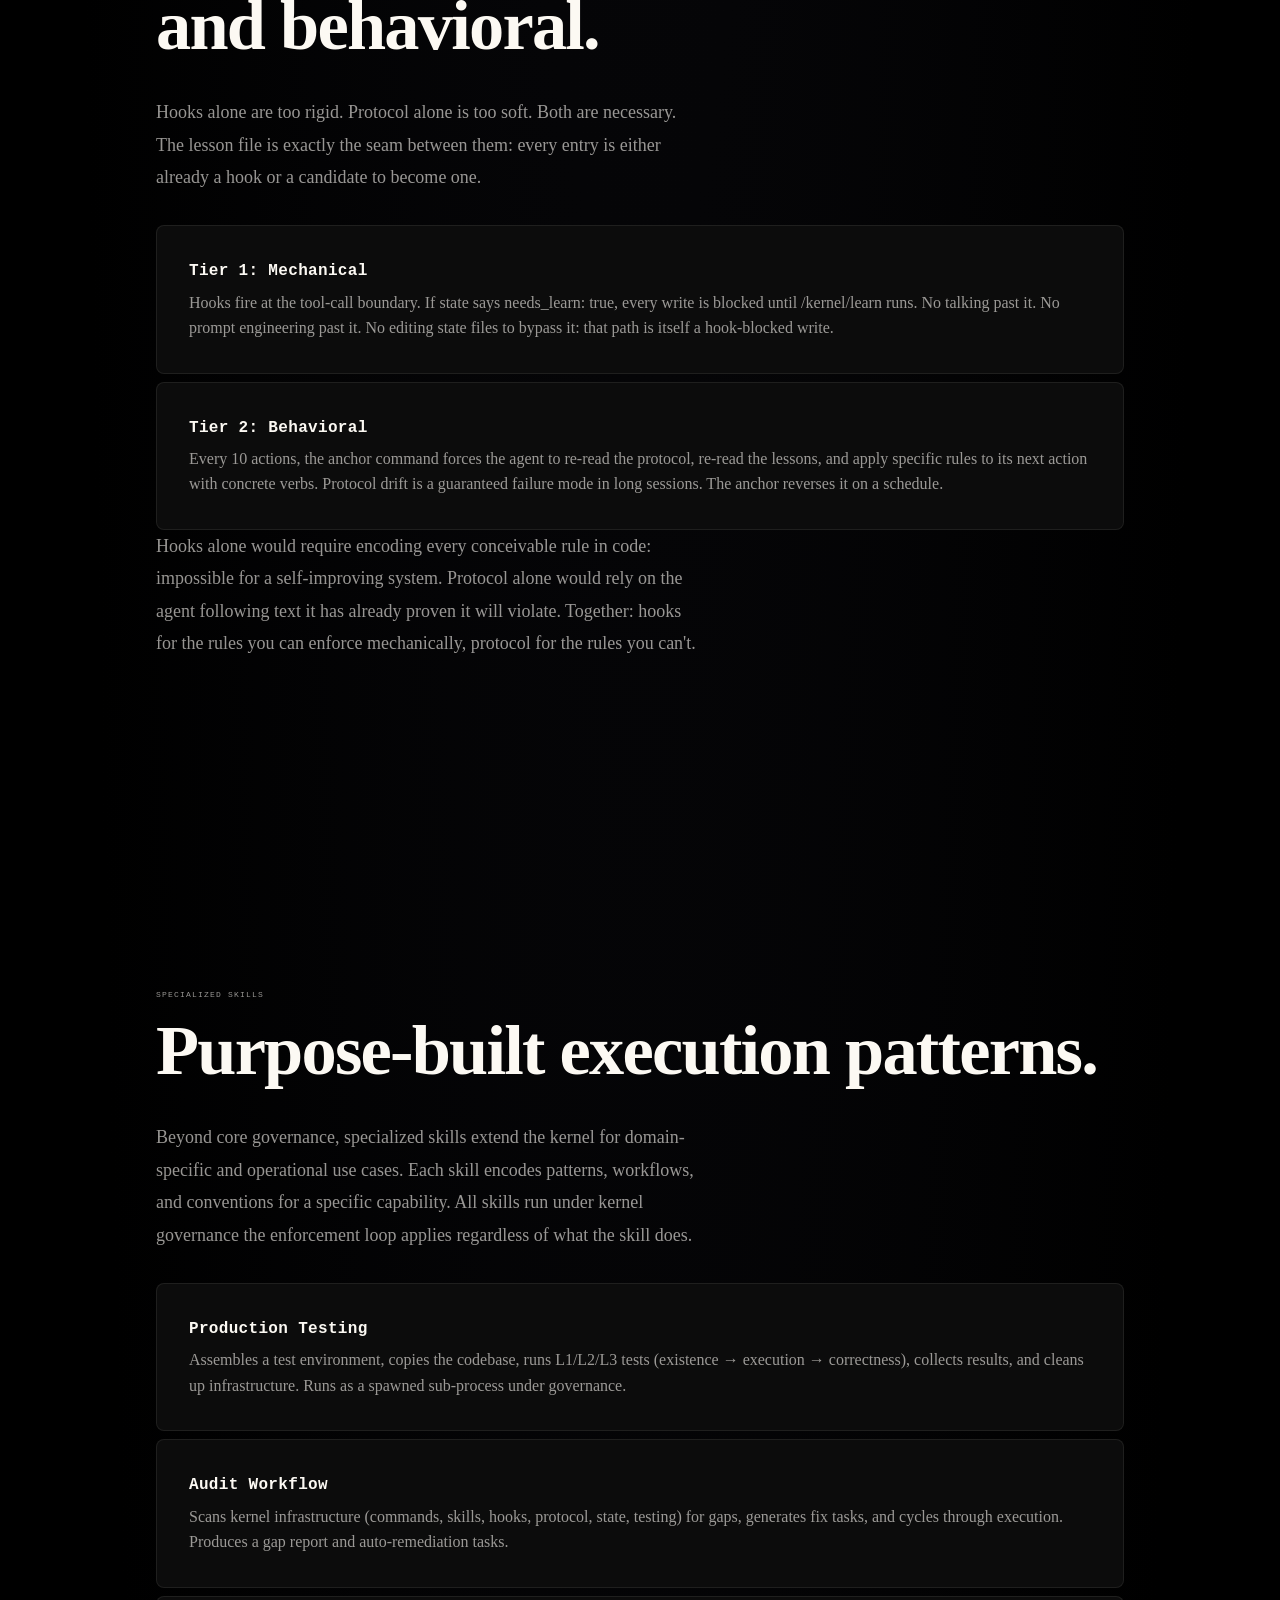
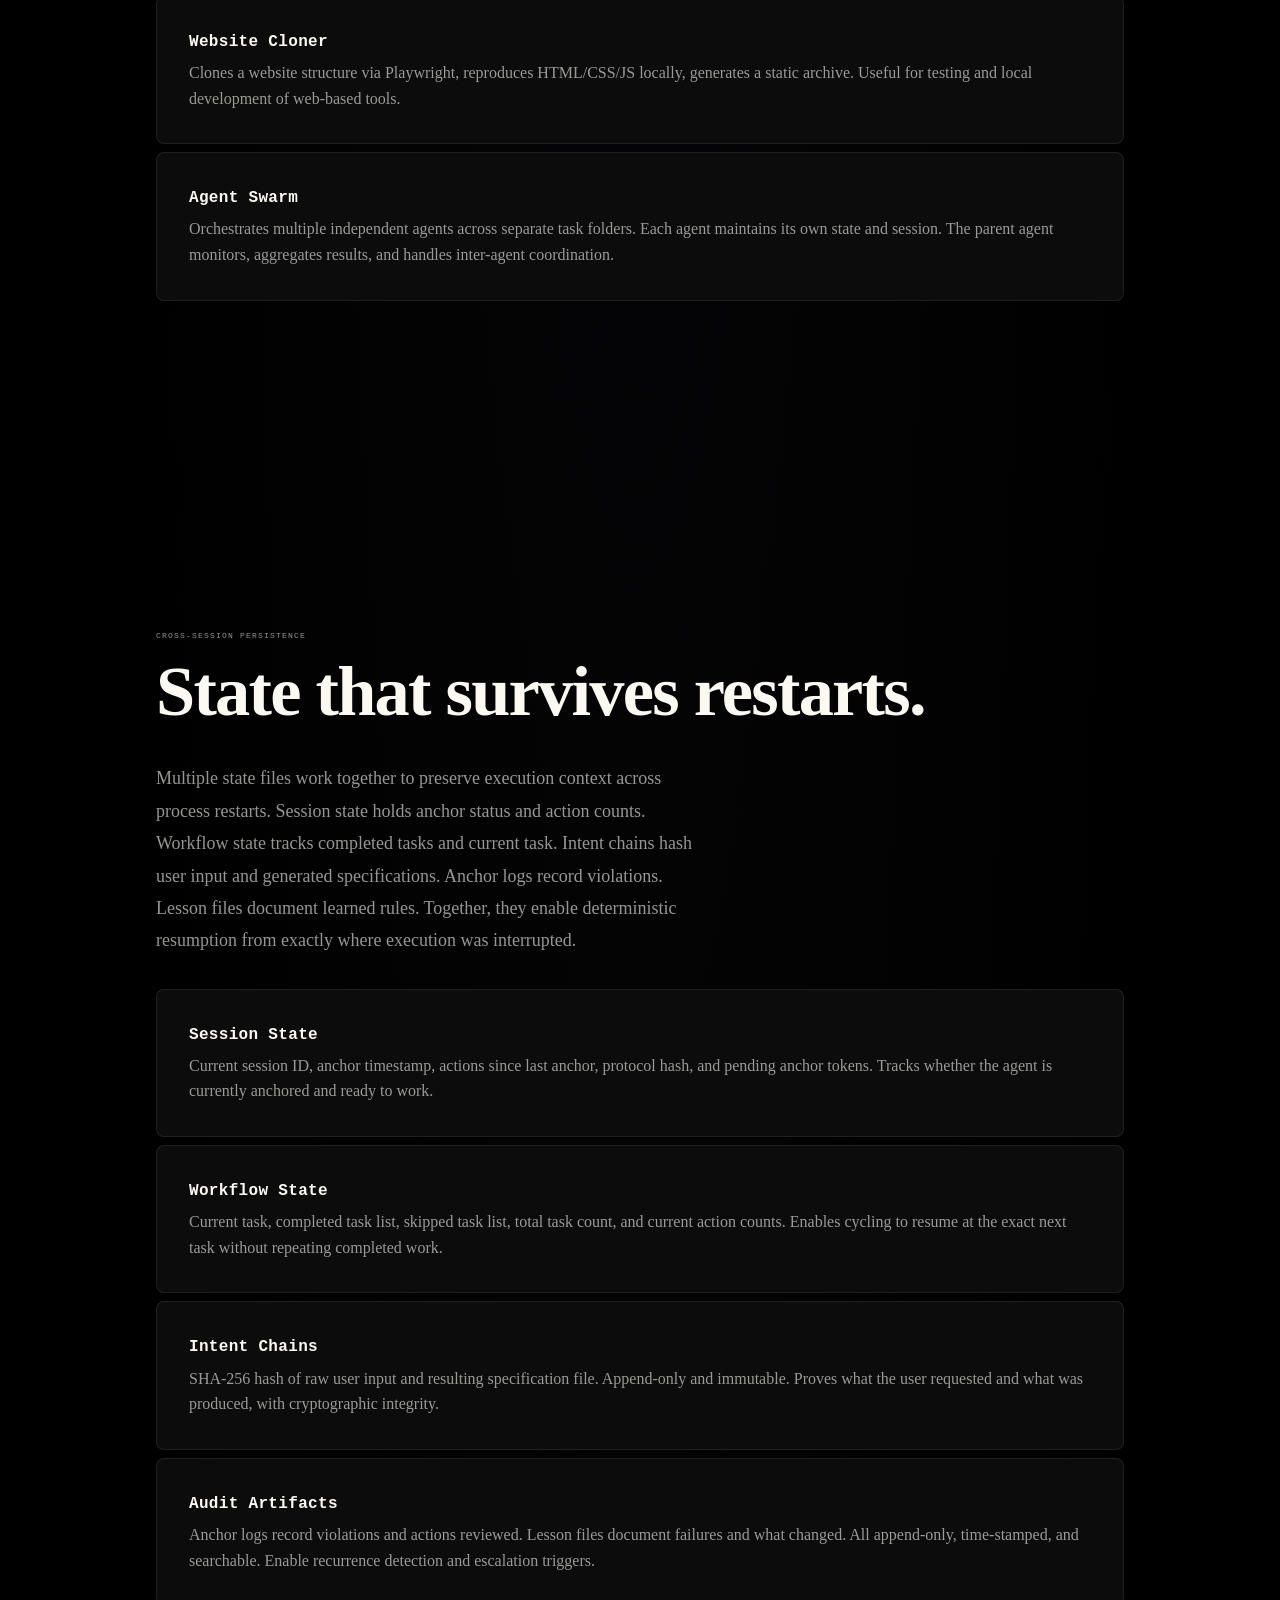
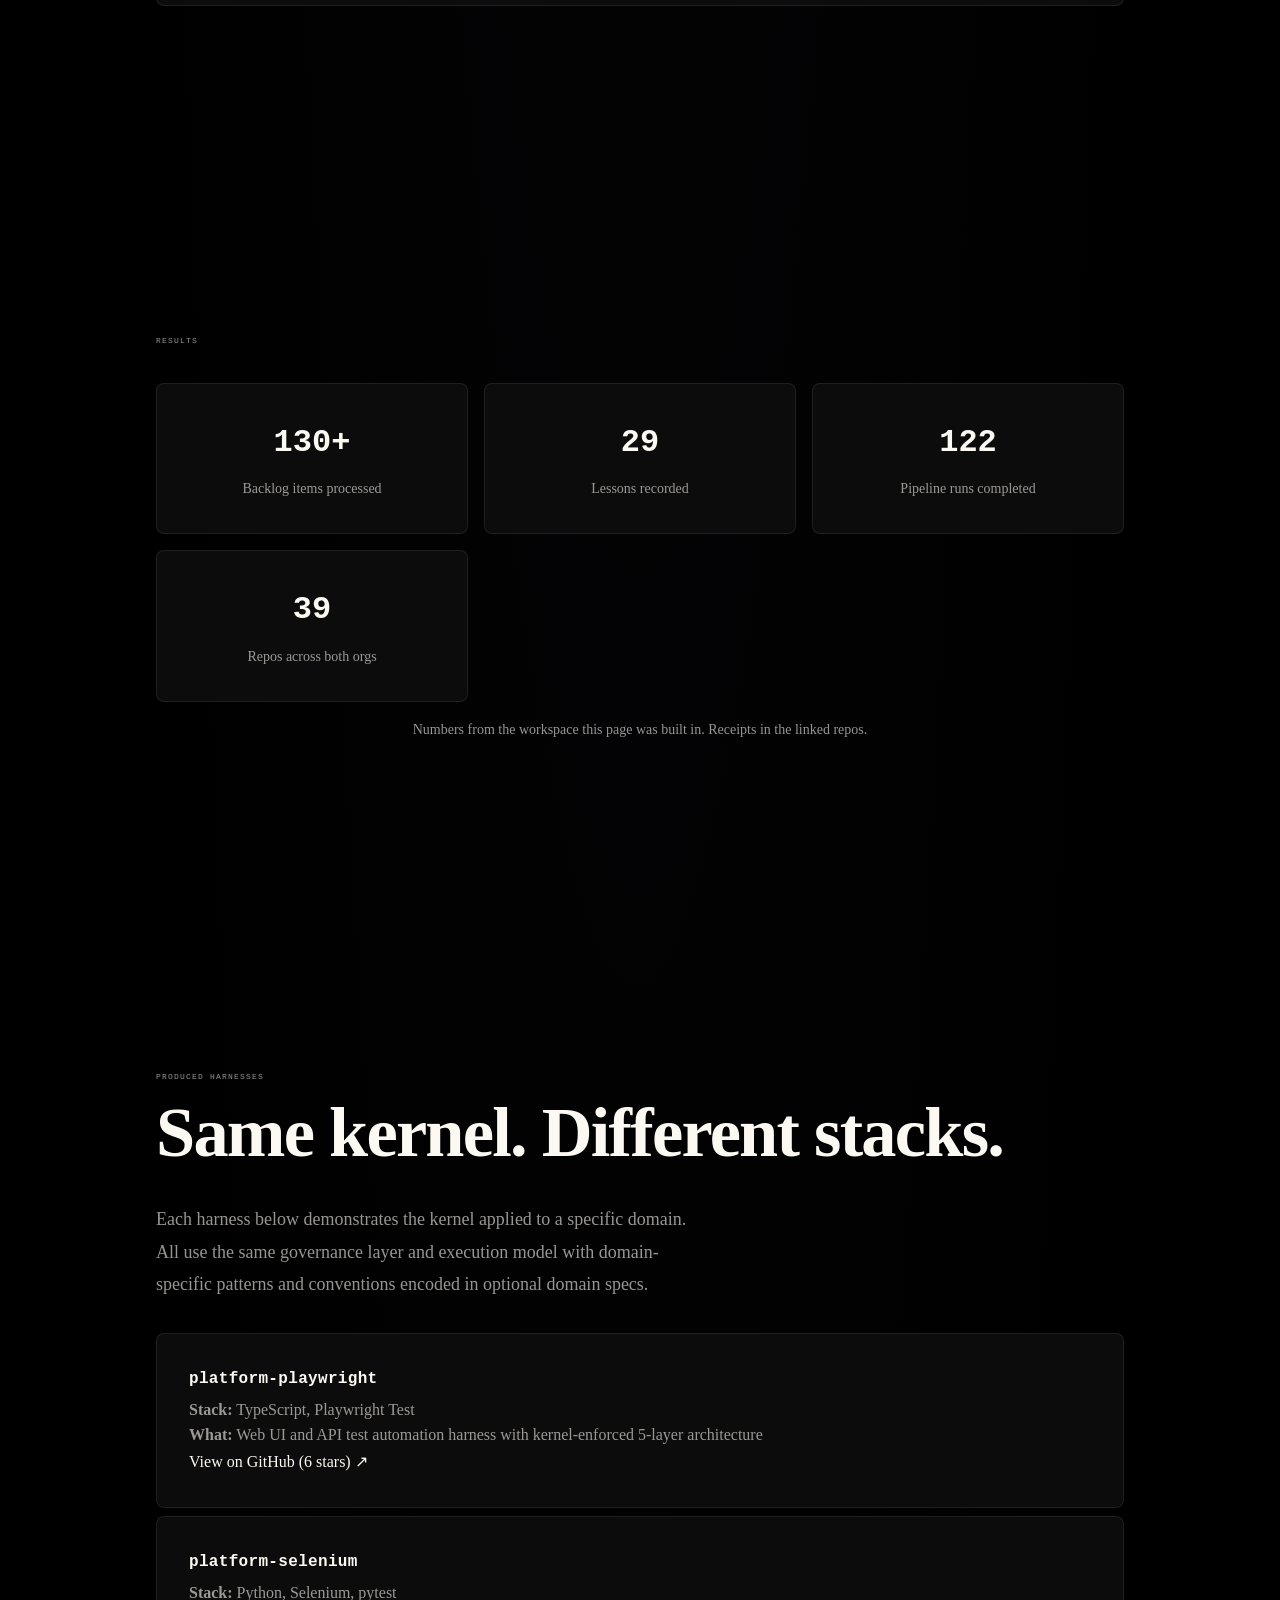
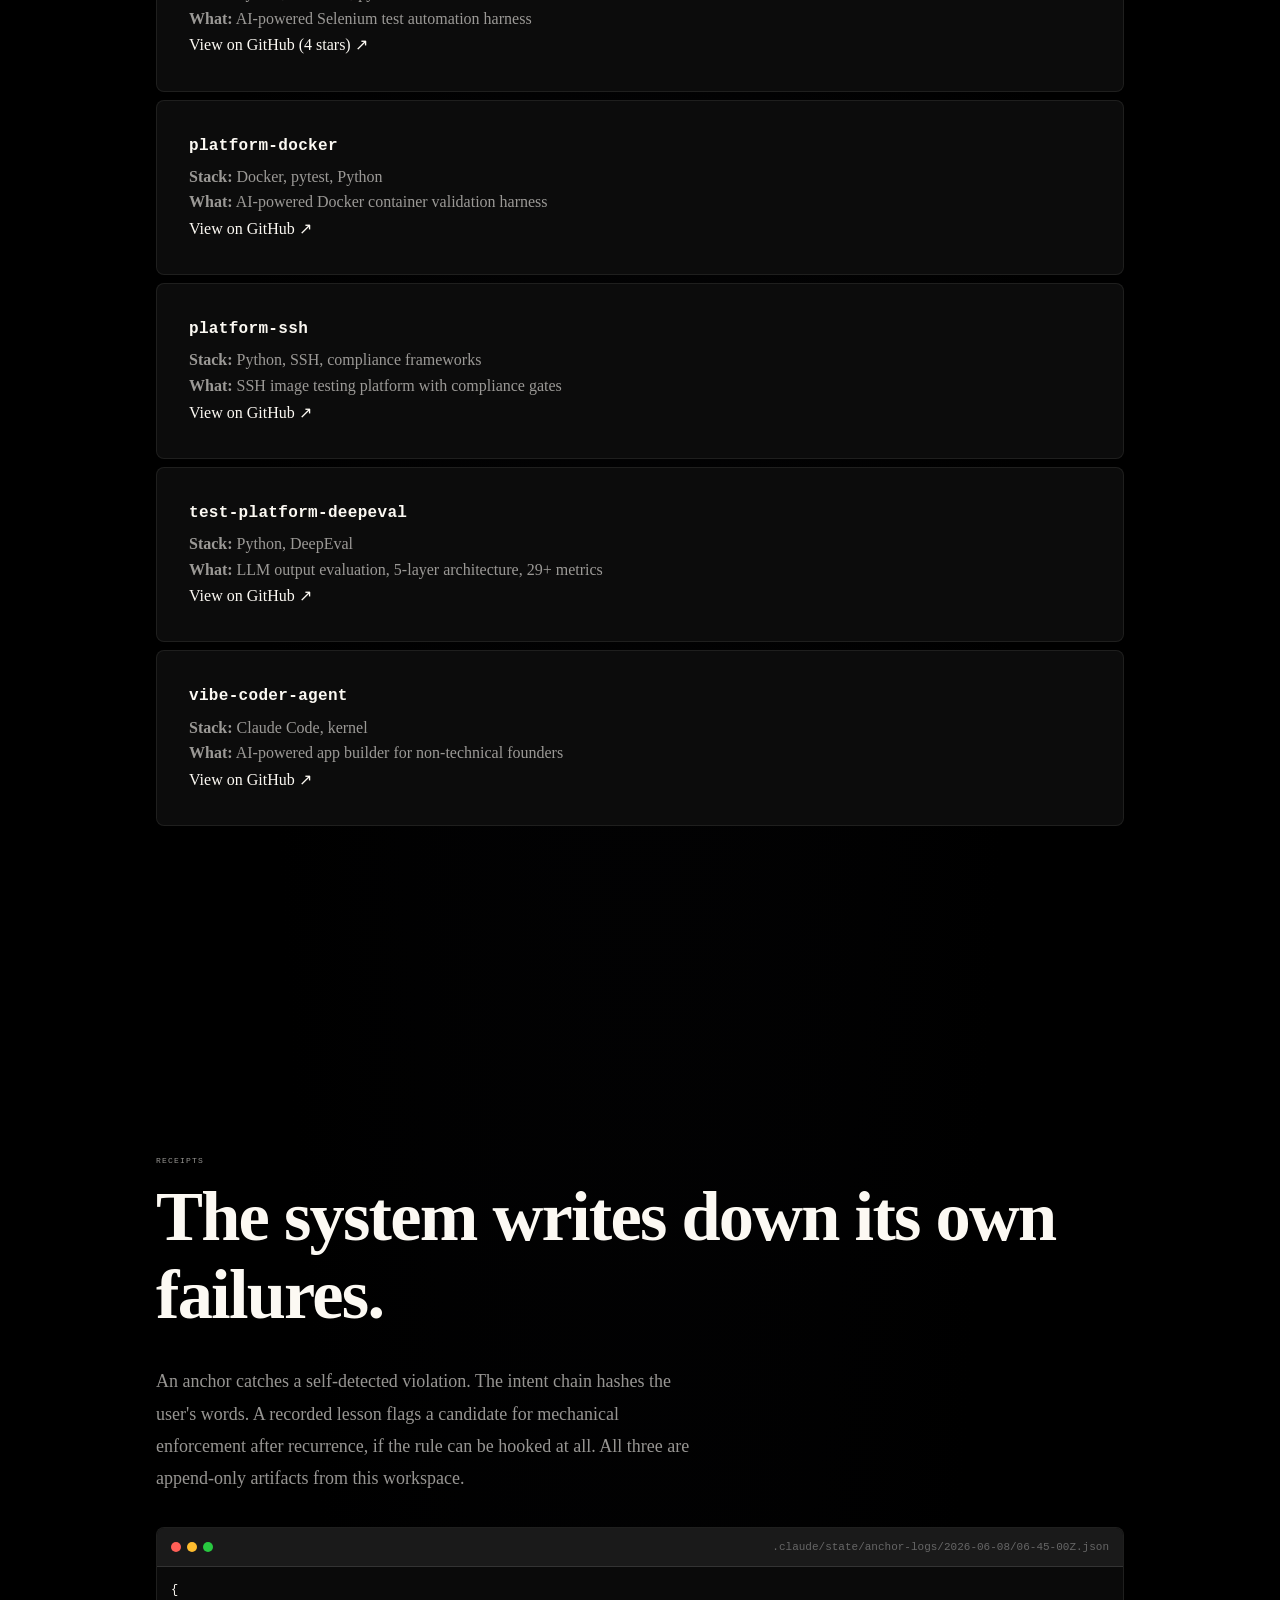
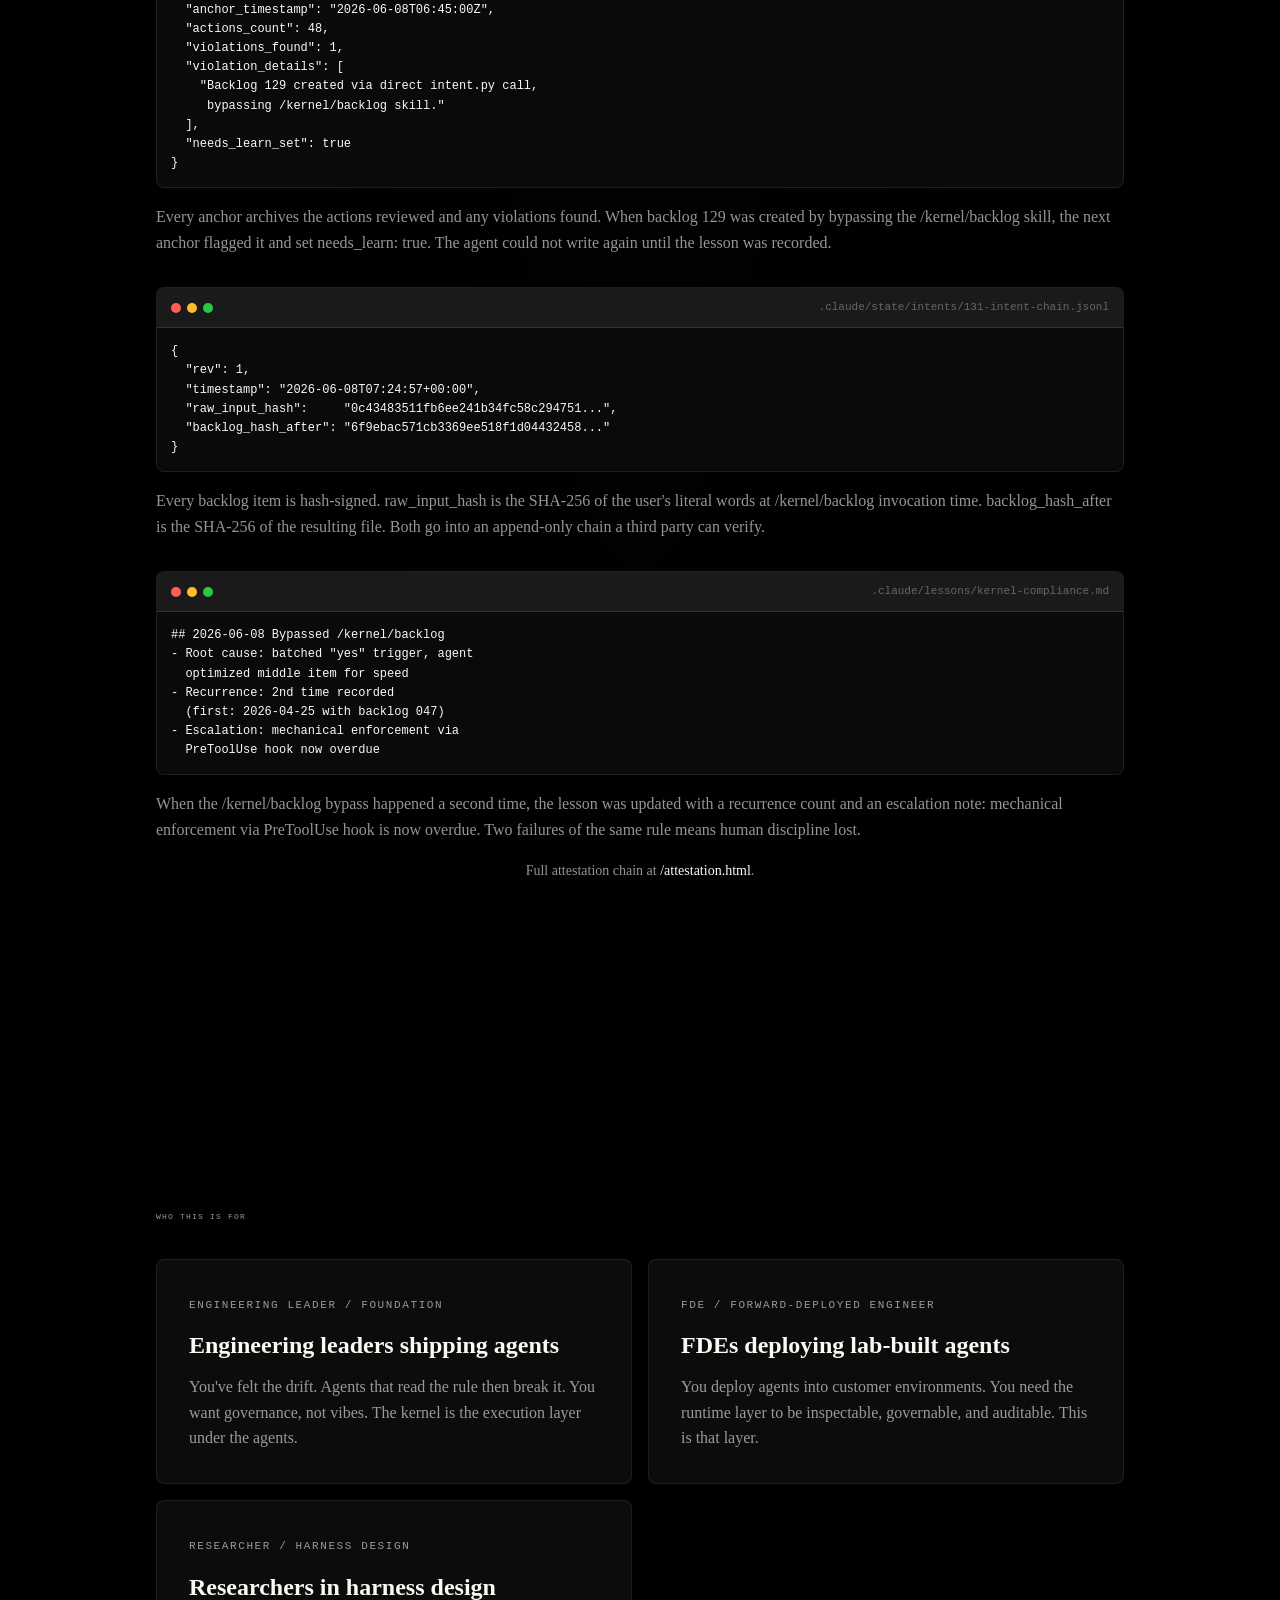
<file: kernel.html>
<!DOCTYPE html>
<html lang="en">
<head>
  <meta charset="UTF-8">
  <meta name="viewport" content="width=device-width, initial-scale=1.0">
  <meta name="description" content="Isagawa Kernel: governed agent runtime with hook-enforced execution. Autonomous task cycling, domain setup, cross-session persistence, and mechanical enforcement.">
  <meta property="og:title" content="Isagawa | Kernel">
  <meta property="og:description" content="Isagawa Kernel: governed agent runtime with hook-enforced execution, domain setup, task decomposition, and autonomous cycling. 29 lessons recorded and enforced.">
  <meta property="og:url" content="https://isagawa.co/kernel.html">
  <meta property="og:type" content="website">
  <meta name="twitter:card" content="summary_large_image">
  <meta name="twitter:title" content="Isagawa | Kernel">
  <meta name="twitter:description" content="Isagawa Kernel: governed agent runtime with hook-enforced execution, domain setup, task decomposition, and autonomous cycling.">
  <title>Isagawa | Kernel</title>
  <link rel="stylesheet" href="qa-platforms.css">
  <link rel="stylesheet" href="pill-nav.css">
  <style>
    .loop-diagram {
      background: var(--bg-surface);
      border: 1px solid var(--border-subtle);
      border-radius: var(--card-radius);
      padding: var(--space-lg);
      margin-top: var(--space-lg);
      font-family: var(--font-mono);
      font-size: var(--text-sm);
      color: var(--text-secondary);
      overflow-x: auto;
      line-height: 1.5;
    }
    .loop-diagram code { color: var(--text-primary); }
    .receipts-grid { display: flex; flex-direction: column; gap: var(--space-lg); margin-top: var(--space-lg); }
    .receipt-card .demo-terminal { margin-top: 0; }
    .receipt-card .terminal__body { height: auto; min-height: 140px; padding: 14px; }
    .receipt-card .terminal__body pre { margin: 0; }
    .receipt-card .terminal__body code { font-family: var(--font-mono); font-size: var(--text-xs); line-height: 1.6; color: var(--text-primary); white-space: pre; display: block; }
    .receipt-card .receipt-description { margin-top: var(--space-md); color: var(--text-secondary); font-size: var(--text-base); line-height: 1.6; }
  </style>
</head>
<body>
  <header class="site-header" aria-hidden="true"></header>

  <nav class="pill-nav" aria-label="Site navigation">
    <a href="index.html" class="pill-nav__logo">ISAGAWA</a>
    <div class="pill-nav__items">
      <a href="index.html">Home</a>
      <a href="kernel.html" aria-current="page">Kernel</a>
      <a href="feed.html">Feed</a>
      <div class="pill-nav__dropdown">
        <button class="pill-nav__dropdown-trigger" aria-expanded="false" aria-haspopup="true">
          Products <span class="pill-nav__chevron" aria-hidden="true">&#9662;</span>
        </button>
        <div class="pill-nav__dropdown-menu" role="menu">
          <a href="attestation.html" role="menuitem">Attestation</a>
          <a href="qa-platforms.html" role="menuitem">QA Platforms</a>
          <a href="ssh-compliance.html" role="menuitem">SSH Compliance</a>
          <a href="vibe-coder.html" role="menuitem">Vibe Coder</a>
          <a href="job-application.html" role="menuitem">AutoApply</a>
        </div>
      </div>
      <a href="story.html">The Story</a>
    </div>
    <a href="feed.html" class="pill-nav__count"><span id="nav-count">--</span> &#10003;</a>
  </nav>
  <div class="factory-origin"><a href="index.html">&larr; Home</a></div>

  <section class="hero">
    <h1>Governed agent runtime with hook-enforced execution.</h1>
    <p class="hero__sub">Domain setup scans your repo and builds initial configuration. Task execution decomposes intent into atomic steps with verification gates. Enforcement operates at the tool-call boundary. Every action is audited and persistent across sessions.</p>
  </section>

  <section class="page-section">
    <p class="page-section__label reveal">The Problem</p>
    <h2 class="reveal">Agents drift. Forget. Skip steps. Prompts don't fix it.</h2>
    <p class="page-section__narrative reveal">Mid-task they forget what they were doing. They skip steps they read minutes ago. They rationalize shortcuts as "more efficient." The model has already proven it will read the instruction, agree, and then violate it. Telling it harder doesn't work. Asking nicely doesn't work. The fix has to be structural.</p>
    <ul class="problem-list reveal">
      <li>How do you stop an agent from skipping a checkpoint it just read about?</li>
      <li>How do you make the system catch its own failures, even when the agent thinks it didn't fail?</li>
      <li>How do you keep behavior consistent across hour-long sessions and context compression?</li>
    </ul>
  </section>

  <section class="page-section">
    <p class="page-section__label reveal">The Loop</p>
    <h2 class="reveal">Every session runs the same loop. No step can be skipped.</h2>
    <p class="page-section__narrative reveal">session-start, anchor, work, complete. The same cycle, every session. Anchors fire every N actions. Failures trigger a mandatory learn step. State survives restarts. Context survives compression. The loop itself is hook-enforced. Specific rules within it land in one of two tiers: hooks where they can, protocol re-read at every anchor where they can't.</p>
    <pre class="loop-diagram reveal"><code>session-start -&gt; anchor -&gt; WORK -----------------&gt; complete
                   ^         |                       ^
                   `-- every 10 actions &lt;-----------'
                             |
                   failure? -&gt; fix -&gt; learn (MANDATORY)</code></pre>
  </section>

  <section class="page-section">
    <p class="page-section__label reveal">Domain Setup</p>
    <h2 class="reveal">Configuration from code structure.</h2>
    <p class="page-section__narrative reveal">The domain-setup command scans your repository structure, discovers file patterns, naming conventions, and existing code organization, then generates an initial protocol configuration. This configuration becomes the baseline for governance. Optional domain specs layer industry-specific knowledge on top of the discovered patterns.</p>
    <div class="flow-grid">
      <div class="flow-card reveal">
        <span class="flow-num">1</span>
        <div class="flow-content">
          <h3>Repository Scan</h3>
          <p>Discovers file structure, naming patterns, testing conventions, build patterns, and existing code organization across the repository.</p>
        </div>
      </div>
      <div class="flow-card reveal reveal-delay-1">
        <span class="flow-num">2</span>
        <div class="flow-content">
          <h3>Pattern Extraction</h3>
          <p>Identifies conventions in use: test frameworks, dependency patterns, file naming, module structure, and architectural patterns already present in the codebase.</p>
        </div>
      </div>
      <div class="flow-card reveal reveal-delay-2">
        <span class="flow-num">3</span>
        <div class="flow-content">
          <h3>Protocol Generation</h3>
          <p>Generates an initial protocol that encodes discovered patterns as rules. The protocol becomes the baseline that governance enforces during execution.</p>
        </div>
      </div>
      <div class="flow-card reveal reveal-delay-3">
        <span class="flow-num">4</span>
        <div class="flow-content">
          <h3>Domain Specs (Optional)</h3>
          <p>Drop-in skill folders that add industry-specific knowledge. Merge with discovered patterns to create domain-aware governance without requiring manual configuration.</p>
        </div>
      </div>
    </div>
  </section>

  <section class="page-section">
    <p class="page-section__label reveal">Task Execution</p>
    <h2 class="reveal">From intent to verified completion.</h2>
    <p class="page-section__narrative reveal">The execute-pipeline command transforms written intent into executable tasks. The task-builder decomposes intent into atomic steps, each with a single action and measurable acceptance criteria. Each step includes a gate contract that defines preconditions and success criteria. The run-task.sh executor cycles through tasks with retry logic, state persistence, and failure recording.</p>
    <div class="flow-grid">
      <div class="flow-card reveal">
        <span class="flow-num">1</span>
        <div class="flow-content">
          <h3>/kernel/backlog</h3>
          <p>Captures intent as a backlog item. Records the user's raw input and the resulting specification for auditability and change tracking.</p>
        </div>
      </div>
      <div class="flow-card reveal reveal-delay-1">
        <span class="flow-num">2</span>
        <div class="flow-content">
          <h3>Task Decomposition</h3>
          <p>Breaks the goal into atomic tasks. Each task has one primary action, measurable acceptance criteria, and dependencies. Task count is tracked to size execution windows appropriately.</p>
        </div>
      </div>
      <div class="flow-card reveal reveal-delay-2">
        <span class="flow-num">3</span>
        <div class="flow-content">
          <h3>Gate Contract</h3>
          <p>Defines BUILD gates (verification tests) and TEST gates (integration validation). Each gate must PASS before the task is marked complete. Failed gates trigger re-execution with lesson recording.</p>
        </div>
      </div>
      <div class="flow-card reveal reveal-delay-3">
        <span class="flow-num">4</span>
        <div class="flow-content">
          <h3>Execution & Cycling</h3>
          <p>run-task.sh cycles through tasks sequentially. Each task runs as a fresh session with full context recovery. Failed tasks retry up to N times, then skip with audit trail preservation.</p>
        </div>
      </div>
    </div>
  </section>

  <section class="page-section">
    <p class="page-section__label reveal">Autonomous Cycling</p>
    <h2 class="reveal">Task queues across sessions.</h2>
    <p class="page-section__narrative reveal">The autonomous-cycle command executes task queues sequentially while maintaining full governance enforcement. State persists between sessions   completed tasks are tracked, failed tasks are logged with failure details, and skipped tasks include audit records. The agent picks up exactly where it left off: what task failed, why, and what was attempted.</p>
    <div class="flow-grid">
      <div class="flow-card reveal">
        <div class="flow-content">
          <h3>State Persistence</h3>
          <p>Session state, workflow state, and intent chains survive process restarts. The next session reads this state and resumes mid-task without re-explaining context or repeating completed work.</p>
        </div>
      </div>
      <div class="flow-card reveal reveal-delay-1">
        <div class="flow-content">
          <h3>Execution Tracking</h3>
          <p>Every task is tracked: completed (DONE), failed (with retry count and error details), or skipped (with skip reason and timestamp). This tracking enables deterministic resumption and accurate progress reporting.</p>
        </div>
      </div>
      <div class="flow-card reveal reveal-delay-2">
        <div class="flow-content">
          <h3>Retry Logic</h3>
          <p>Failed tasks are retried up to a configured limit. After N consecutive failures, the task is skipped and execution continues. Failure details are recorded in the audit trail for later analysis.</p>
        </div>
      </div>
      <div class="flow-card reveal reveal-delay-3">
        <div class="flow-content">
          <h3>Governance During Cycling</h3>
          <p>Governance enforcement continues throughout cycling. Anchors fire every N actions. Learn cycles trigger on test failures. State validation gates block writes until preconditions are met. The cycle itself is hook-enforced.</p>
        </div>
      </div>
    </div>
  </section>

  <section class="page-section">
    <p class="page-section__label reveal">SDD Architecture</p>
    <h2 class="reveal">Four moving parts. One governance layer.</h2>
    <p class="page-section__narrative reveal">Each component addresses a specific failure mode. Together they reduce the surface area where the agent must be trusted to follow text it has already proven it will violate.</p>
    <div class="flow-grid">
      <div class="flow-card reveal">
        <span class="flow-num">1</span>
        <div class="flow-content">
          <h3>Hooks</h3>
          <p>Fire at the tool-call boundary. Block writes when state preconditions fail. Append every action to an audit log. For rules wired to a hook, the hook isn't reading instructions: it's reading bytes. Rules that can't be reduced to a check live in the protocol tier instead.</p>
        </div>
      </div>
      <div class="flow-card reveal reveal-delay-1">
        <span class="flow-num">2</span>
        <div class="flow-content">
          <h3>Commands</h3>
          <p>Kernel operations the agent must invoke: anchor, learn, complete, backlog, execute-pipeline, autonomous-cycle. Skill-based, so the agent calls them through a Skill interface. Each command enforces template structure and consistency.</p>
        </div>
      </div>
      <div class="flow-card reveal reveal-delay-2">
        <span class="flow-num">3</span>
        <div class="flow-content">
          <h3>Skills</h3>
          <p>Multi-step capabilities: autonomous cycling, task building, domain setup, production testing, audit workflows. Each skill is an indexed file structure: entry point plus step-by-step references the agent reads at execution time.</p>
        </div>
      </div>
      <div class="flow-card reveal reveal-delay-3">
        <span class="flow-num">4</span>
        <div class="flow-content">
          <h3>State</h3>
          <p>Session state, workflow state, intent chains, anchor logs, lesson files. Append-only where it matters (audit trail). Mutable where it doesn't (session counters). Hash-signed for cross-machine verifiability and integrity checking.</p>
        </div>
      </div>
    </div>
  </section>

  <section class="page-section">
    <p class="page-section__label reveal">Design Decision</p>
    <h2 class="reveal">Two-tier governance. Mechanical and behavioral.</h2>
    <p class="page-section__narrative reveal">Hooks alone are too rigid. Protocol alone is too soft. Both are necessary. The lesson file is exactly the seam between them: every entry is either already a hook or a candidate to become one.</p>
    <div class="flow-grid">
      <div class="flow-card reveal">
        <div class="flow-content">
          <h3>Tier 1: Mechanical</h3>
          <p>Hooks fire at the tool-call boundary. If state says needs_learn: true, every write is blocked until /kernel/learn runs. No talking past it. No prompt engineering past it. No editing state files to bypass it: that path is itself a hook-blocked write.</p>
        </div>
      </div>
      <div class="flow-card reveal reveal-delay-1">
        <div class="flow-content">
          <h3>Tier 2: Behavioral</h3>
          <p>Every 10 actions, the anchor command forces the agent to re-read the protocol, re-read the lessons, and apply specific rules to its next action with concrete verbs. Protocol drift is a guaranteed failure mode in long sessions. The anchor reverses it on a schedule.</p>
        </div>
      </div>
    </div>
    <p class="page-section__narrative reveal">Hooks alone would require encoding every conceivable rule in code: impossible for a self-improving system. Protocol alone would rely on the agent following text it has already proven it will violate. Together: hooks for the rules you can enforce mechanically, protocol for the rules you can't.</p>
  </section>

  <section class="page-section">
    <p class="page-section__label reveal">Specialized Skills</p>
    <h2 class="reveal">Purpose-built execution patterns.</h2>
    <p class="page-section__narrative reveal">Beyond core governance, specialized skills extend the kernel for domain-specific and operational use cases. Each skill encodes patterns, workflows, and conventions for a specific capability. All skills run under kernel governance   the enforcement loop applies regardless of what the skill does.</p>
    <div class="flow-grid">
      <div class="flow-card reveal">
        <div class="flow-content">
          <h3>Production Testing</h3>
          <p>Assembles a test environment, copies the codebase, runs L1/L2/L3 tests (existence → execution → correctness), collects results, and cleans up infrastructure. Runs as a spawned sub-process under governance.</p>
        </div>
      </div>
      <div class="flow-card reveal reveal-delay-1">
        <div class="flow-content">
          <h3>Audit Workflow</h3>
          <p>Scans kernel infrastructure (commands, skills, hooks, protocol, state, testing) for gaps, generates fix tasks, and cycles through execution. Produces a gap report and auto-remediation tasks.</p>
        </div>
      </div>
      <div class="flow-card reveal reveal-delay-2">
        <div class="flow-content">
          <h3>Website Cloner</h3>
          <p>Clones a website structure via Playwright, reproduces HTML/CSS/JS locally, generates a static archive. Useful for testing and local development of web-based tools.</p>
        </div>
      </div>
      <div class="flow-card reveal reveal-delay-3">
        <div class="flow-content">
          <h3>Agent Swarm</h3>
          <p>Orchestrates multiple independent agents across separate task folders. Each agent maintains its own state and session. The parent agent monitors, aggregates results, and handles inter-agent coordination.</p>
        </div>
      </div>
    </div>
  </section>

  <section class="page-section">
    <p class="page-section__label reveal">Cross-Session Persistence</p>
    <h2 class="reveal">State that survives restarts.</h2>
    <p class="page-section__narrative reveal">Multiple state files work together to preserve execution context across process restarts. Session state holds anchor status and action counts. Workflow state tracks completed tasks and current task. Intent chains hash user input and generated specifications. Anchor logs record violations. Lesson files document learned rules. Together, they enable deterministic resumption from exactly where execution was interrupted.</p>
    <div class="flow-grid">
      <div class="flow-card reveal">
        <div class="flow-content">
          <h3>Session State</h3>
          <p>Current session ID, anchor timestamp, actions since last anchor, protocol hash, and pending anchor tokens. Tracks whether the agent is currently anchored and ready to work.</p>
        </div>
      </div>
      <div class="flow-card reveal reveal-delay-1">
        <div class="flow-content">
          <h3>Workflow State</h3>
          <p>Current task, completed task list, skipped task list, total task count, and current action counts. Enables cycling to resume at the exact next task without repeating completed work.</p>
        </div>
      </div>
      <div class="flow-card reveal reveal-delay-2">
        <div class="flow-content">
          <h3>Intent Chains</h3>
          <p>SHA-256 hash of raw user input and resulting specification file. Append-only and immutable. Proves what the user requested and what was produced, with cryptographic integrity.</p>
        </div>
      </div>
      <div class="flow-card reveal reveal-delay-3">
        <div class="flow-content">
          <h3>Audit Artifacts</h3>
          <p>Anchor logs record violations and actions reviewed. Lesson files document failures and what changed. All append-only, time-stamped, and searchable. Enable recurrence detection and escalation triggers.</p>
        </div>
      </div>
    </div>
  </section>

  <section class="page-section">
    <p class="page-section__label reveal">Results</p>
    <div class="results-grid reveal">
      <div class="result-card">
        <span class="result-stat">130+</span>
        <span class="result-label">Backlog items processed</span>
      </div>
      <div class="result-card">
        <span class="result-stat">29</span>
        <span class="result-label">Lessons recorded</span>
      </div>
      <div class="result-card">
        <span class="result-stat">122</span>
        <span class="result-label">Pipeline runs completed</span>
      </div>
      <div class="result-card">
        <span class="result-stat">39</span>
        <span class="result-label">Repos across both orgs</span>
      </div>
    </div>
    <p class="results-link">Numbers from the workspace this page was built in. Receipts in the linked repos.</p>
  </section>

  <section class="page-section">
    <p class="page-section__label reveal">Produced Harnesses</p>
    <h2 class="reveal">Same kernel. Different stacks.</h2>
    <p class="page-section__narrative reveal">Each harness below demonstrates the kernel applied to a specific domain. All use the same governance layer and execution model with domain-specific patterns and conventions encoded in optional domain specs.</p>
    <div class="flow-grid">
      <div class="flow-card reveal">
        <span class="flow-content">
          <h3>platform-playwright</h3>
          <p><strong>Stack:</strong> TypeScript, Playwright Test</p>
          <p><strong>What:</strong> Web UI and API test automation harness with kernel-enforced 5-layer architecture</p>
          <a href="https://github.com/isagawa-qa/platform-playwright" target="_blank" rel="noopener">View on GitHub (6 stars) &#8599;</a>
        </span>
      </div>
      <div class="flow-card reveal reveal-delay-1">
        <span class="flow-content">
          <h3>platform-selenium</h3>
          <p><strong>Stack:</strong> Python, Selenium, pytest</p>
          <p><strong>What:</strong> AI-powered Selenium test automation harness</p>
          <a href="https://github.com/isagawa-qa/platform-selenium" target="_blank" rel="noopener">View on GitHub (4 stars) &#8599;</a>
        </span>
      </div>
      <div class="flow-card reveal reveal-delay-2">
        <span class="flow-content">
          <h3>platform-docker</h3>
          <p><strong>Stack:</strong> Docker, pytest, Python</p>
          <p><strong>What:</strong> AI-powered Docker container validation harness</p>
          <a href="https://github.com/isagawa-qa/platform-docker" target="_blank" rel="noopener">View on GitHub &#8599;</a>
        </span>
      </div>
      <div class="flow-card reveal reveal-delay-3">
        <span class="flow-content">
          <h3>platform-ssh</h3>
          <p><strong>Stack:</strong> Python, SSH, compliance frameworks</p>
          <p><strong>What:</strong> SSH image testing platform with compliance gates</p>
          <a href="https://github.com/isagawa-qa/platform-ssh" target="_blank" rel="noopener">View on GitHub &#8599;</a>
        </span>
      </div>
      <div class="flow-card reveal">
        <span class="flow-content">
          <h3>test-platform-deepeval</h3>
          <p><strong>Stack:</strong> Python, DeepEval</p>
          <p><strong>What:</strong> LLM output evaluation, 5-layer architecture, 29+ metrics</p>
          <a href="https://github.com/isagawa-qa/test-platform-deepeval" target="_blank" rel="noopener">View on GitHub &#8599;</a>
        </span>
      </div>
      <div class="flow-card reveal reveal-delay-1">
        <span class="flow-content">
          <h3>vibe-coder-agent</h3>
          <p><strong>Stack:</strong> Claude Code, kernel</p>
          <p><strong>What:</strong> AI-powered app builder for non-technical founders</p>
          <a href="https://github.com/isagawa-co/vibe-coder-agent" target="_blank" rel="noopener">View on GitHub &#8599;</a>
        </span>
      </div>
    </div>
  </section>

  <section class="page-section">
    <p class="page-section__label reveal">Receipts</p>
    <h2 class="reveal">The system writes down its own failures.</h2>
    <p class="page-section__narrative reveal">An anchor catches a self-detected violation. The intent chain hashes the user's words. A recorded lesson flags a candidate for mechanical enforcement after recurrence, if the rule can be hooked at all. All three are append-only artifacts from this workspace.</p>
    <div class="receipts-grid">
      <div class="receipt-card reveal">
        <div class="demo-terminal">
          <div class="terminal__bar">
            <span class="terminal__dot terminal__dot--red"></span>
            <span class="terminal__dot terminal__dot--yellow"></span>
            <span class="terminal__dot terminal__dot--green"></span>
            <span class="terminal__title">.claude/state/anchor-logs/2026-06-08/06-45-00Z.json</span>
          </div>
          <div class="terminal__body"><pre><code>{
  "anchor_timestamp": "2026-06-08T06:45:00Z",
  "actions_count": 48,
  "violations_found": 1,
  "violation_details": [
    "Backlog 129 created via direct intent.py call,
     bypassing /kernel/backlog skill."
  ],
  "needs_learn_set": true
}</code></pre></div>
        </div>
        <p class="receipt-description">Every anchor archives the actions reviewed and any violations found. When backlog 129 was created by bypassing the /kernel/backlog skill, the next anchor flagged it and set needs_learn: true. The agent could not write again until the lesson was recorded.</p>
      </div>
      <div class="receipt-card reveal reveal-delay-1">
        <div class="demo-terminal">
          <div class="terminal__bar">
            <span class="terminal__dot terminal__dot--red"></span>
            <span class="terminal__dot terminal__dot--yellow"></span>
            <span class="terminal__dot terminal__dot--green"></span>
            <span class="terminal__title">.claude/state/intents/131-intent-chain.jsonl</span>
          </div>
          <div class="terminal__body"><pre><code>{
  "rev": 1,
  "timestamp": "2026-06-08T07:24:57+00:00",
  "raw_input_hash":     "0c43483511fb6ee241b34fc58c294751...",
  "backlog_hash_after": "6f9ebac571cb3369ee518f1d04432458..."
}</code></pre></div>
        </div>
        <p class="receipt-description">Every backlog item is hash-signed. raw_input_hash is the SHA-256 of the user's literal words at /kernel/backlog invocation time. backlog_hash_after is the SHA-256 of the resulting file. Both go into an append-only chain a third party can verify.</p>
      </div>
      <div class="receipt-card reveal reveal-delay-2">
        <div class="demo-terminal">
          <div class="terminal__bar">
            <span class="terminal__dot terminal__dot--red"></span>
            <span class="terminal__dot terminal__dot--yellow"></span>
            <span class="terminal__dot terminal__dot--green"></span>
            <span class="terminal__title">.claude/lessons/kernel-compliance.md</span>
          </div>
          <div class="terminal__body"><pre><code>## 2026-06-08 Bypassed /kernel/backlog
- Root cause: batched "yes" trigger, agent
  optimized middle item for speed
- Recurrence: 2nd time recorded
  (first: 2026-04-25 with backlog 047)
- Escalation: mechanical enforcement via
  PreToolUse hook now overdue</code></pre></div>
        </div>
        <p class="receipt-description">When the /kernel/backlog bypass happened a second time, the lesson was updated with a recurrence count and an escalation note: mechanical enforcement via PreToolUse hook is now overdue. Two failures of the same rule means human discipline lost.</p>
      </div>
    </div>
    <p class="results-link">Full attestation chain at <a href="attestation.html">/attestation.html</a>.</p>
  </section>

  <section class="page-section">
    <p class="page-section__label reveal">Who This Is For</p>
    <div class="evidence-grid">
      <div class="evidence-card reveal">
        <p class="card-tags">ENGINEERING LEADER / FOUNDATION</p>
        <h3>Engineering leaders shipping agents</h3>
        <p>You've felt the drift. Agents that read the rule then break it. You want governance, not vibes. The kernel is the execution layer under the agents.</p>
      </div>
      <div class="evidence-card reveal reveal-delay-1">
        <p class="card-tags">FDE / FORWARD-DEPLOYED ENGINEER</p>
        <h3>FDEs deploying lab-built agents</h3>
        <p>You deploy agents into customer environments. You need the runtime layer to be inspectable, governable, and auditable. This is that layer.</p>
      </div>
      <div class="evidence-card reveal reveal-delay-2">
        <p class="card-tags">RESEARCHER / HARNESS DESIGN</p>
        <h3>Researchers in harness design</h3>
        <p>You think about the seam between behavioral instructions and mechanical enforcement. Open-source kernel, real audit trail, recurrence detection, lesson loop. All inspectable.</p>
      </div>
    </div>
  </section>

  <section class="cta">
    <a href="https://github.com/isagawa-co/isagawa-kernel" class="cta-button reveal" target="_blank" rel="noopener">View on GitHub &#8599;</a>
    <p class="results-link">Or email <a href="mailto:alain@isagawa.co">alain@isagawa.co</a> direct.</p>
  </section>

  <footer>
    <div class="footer__grid">
      <div class="footer__col">
        <p class="footer__col-header">Isagawa</p>
        <p>Built by the system it describes.</p>
      </div>
      <div class="footer__col">
        <p class="footer__col-header">Get in touch</p>
        <a href="mailto:alain@isagawa.co">alain@isagawa.co</a>
      </div>
      <div class="footer__col">
        <p class="footer__col-header">More products</p>
        <a href="qa-platforms.html">QA Platforms</a>
        <a href="ssh-compliance.html">SSH Compliance</a>
        <a href="vibe-coder.html">Vibe Coder Agent</a>
        <a href="attestation.html">Attestation Pipeline</a>
      </div>
    </div>
  </footer>

  <script src="qa-platforms.js"></script>
  <script src="pill-nav.js"></script>
</body>
</html>
</file>
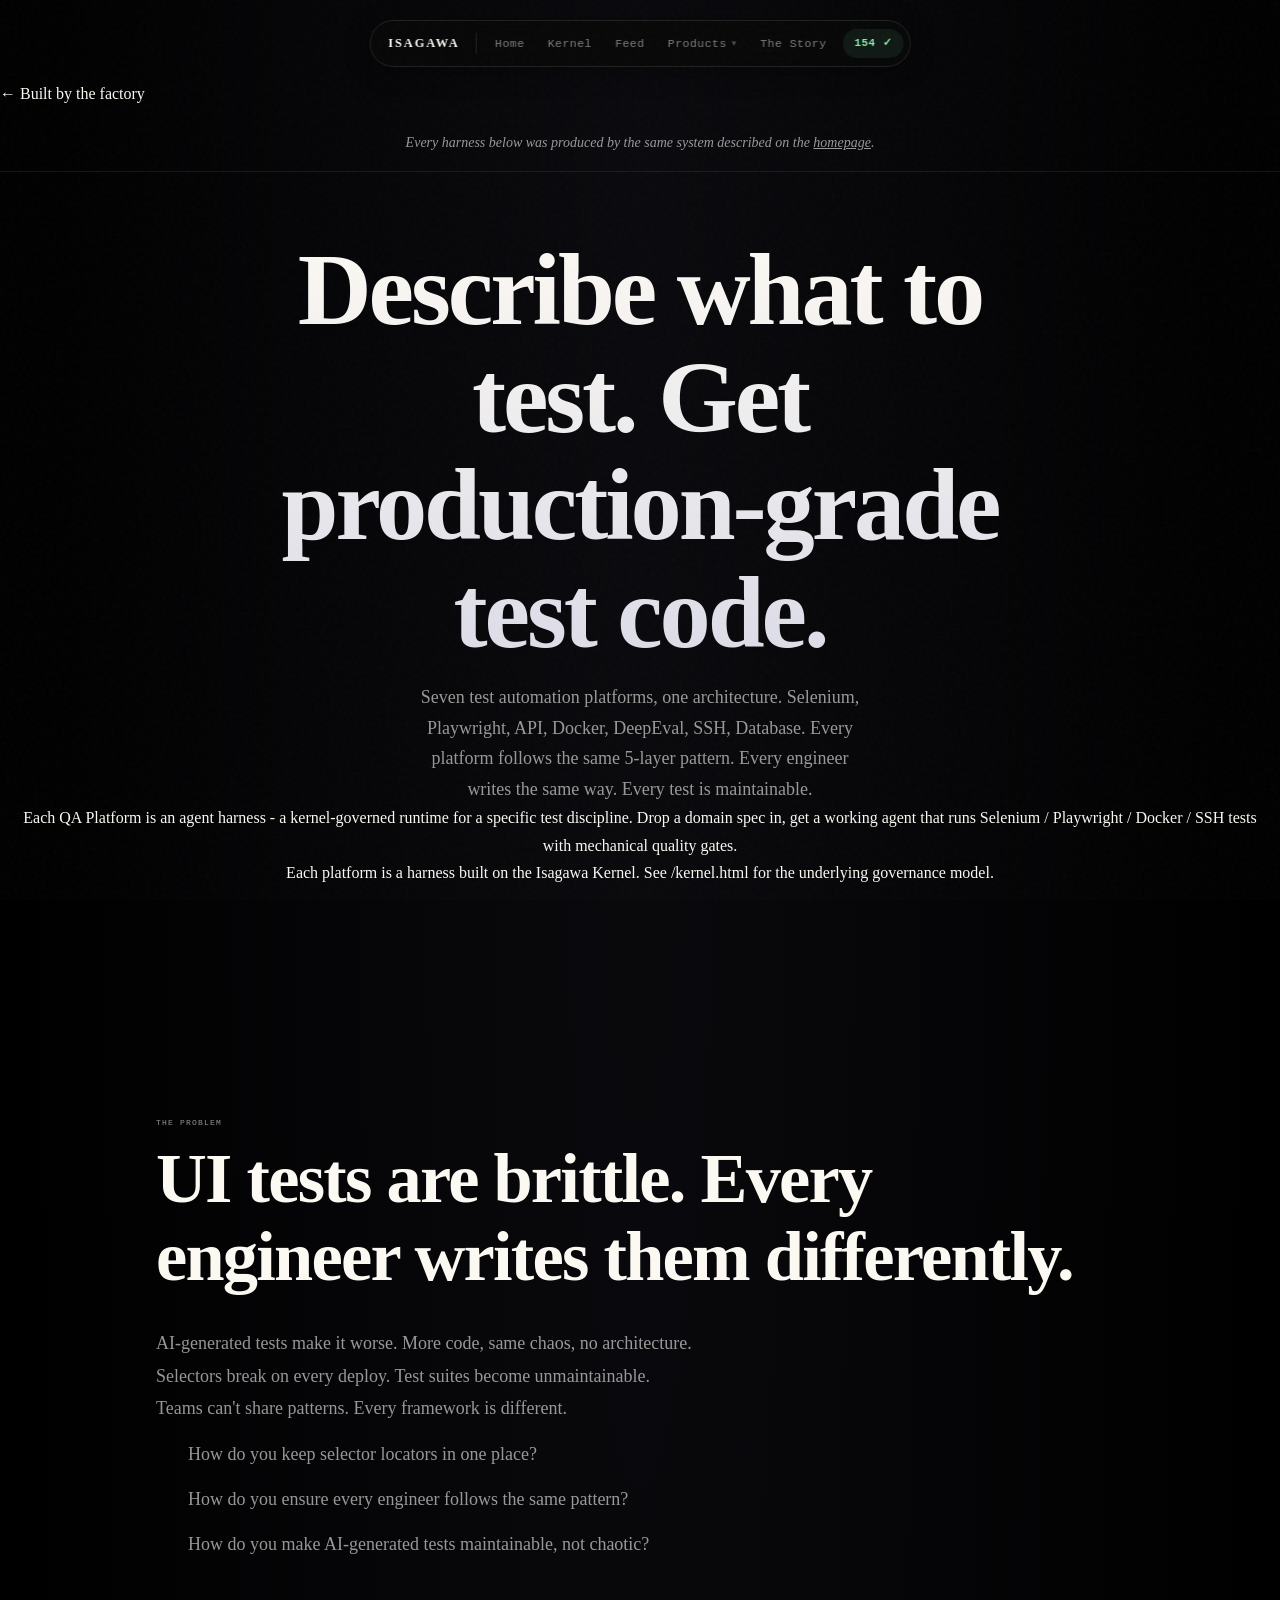
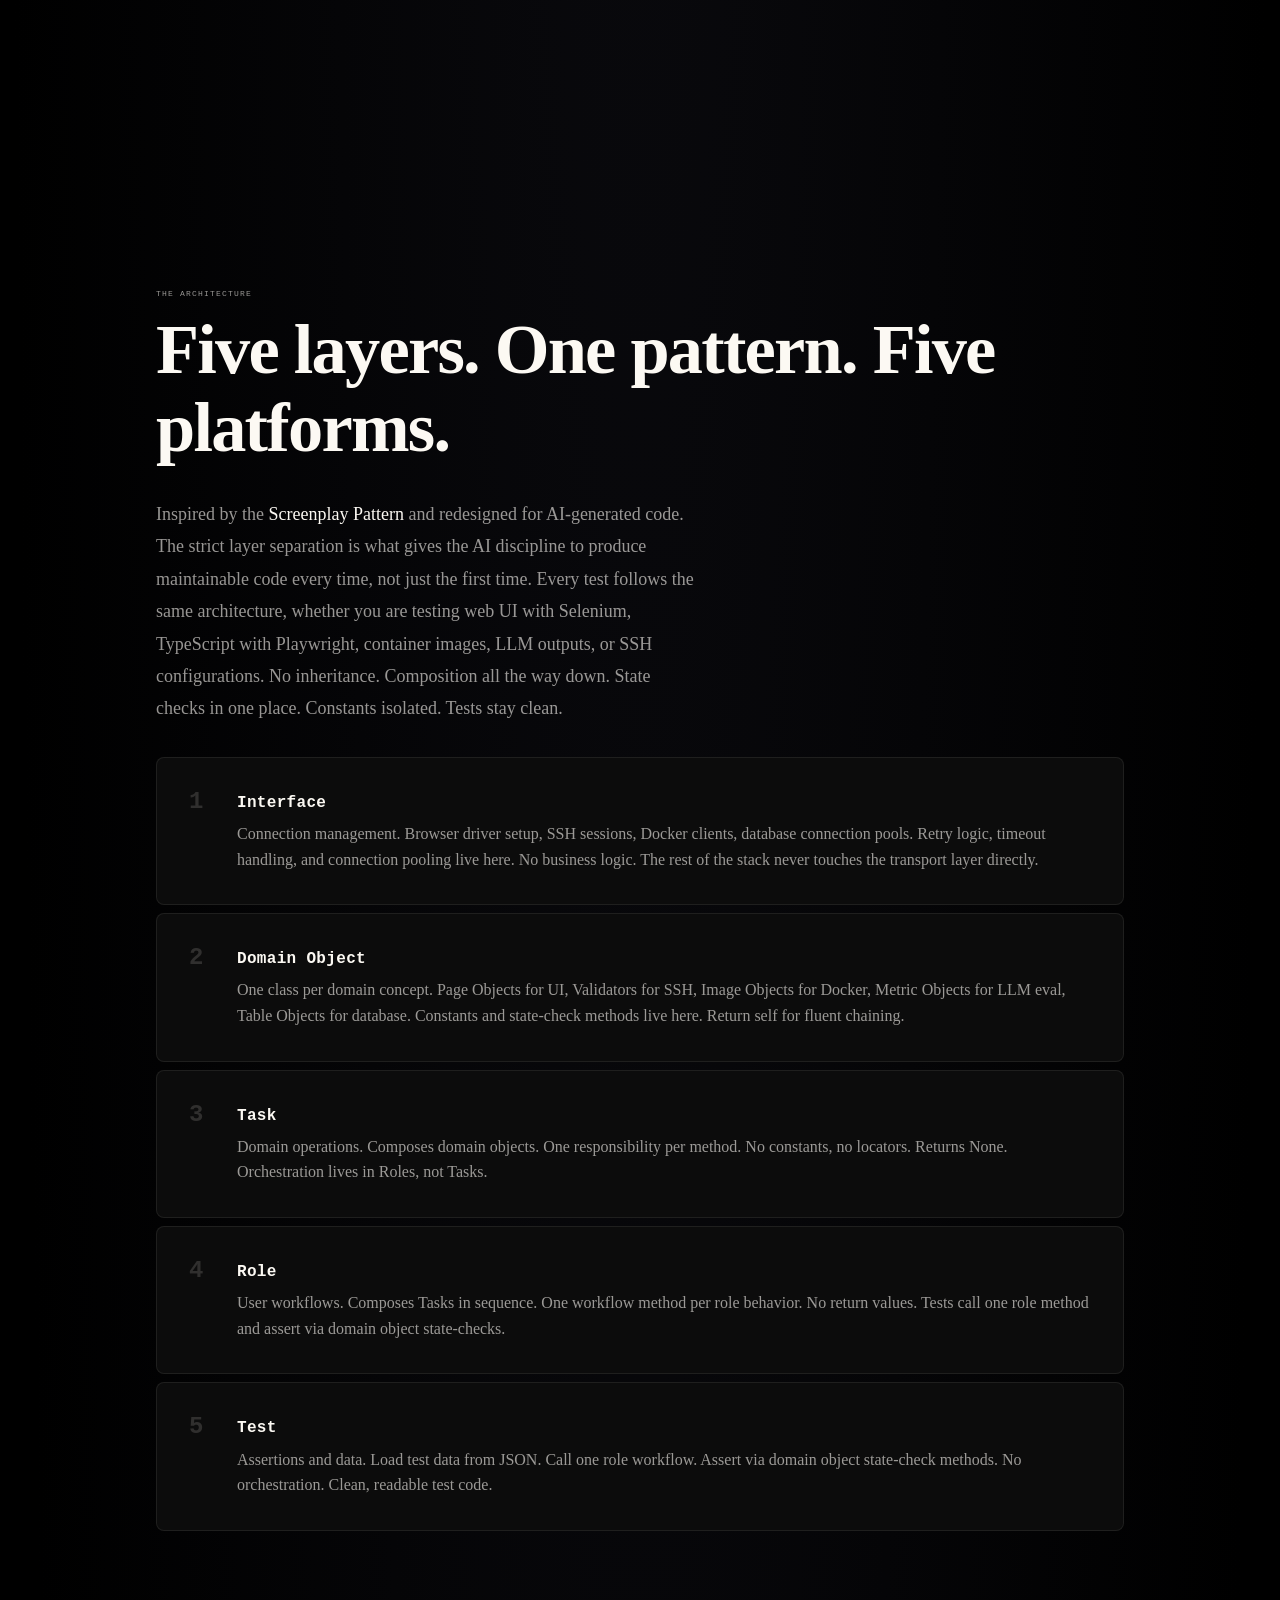
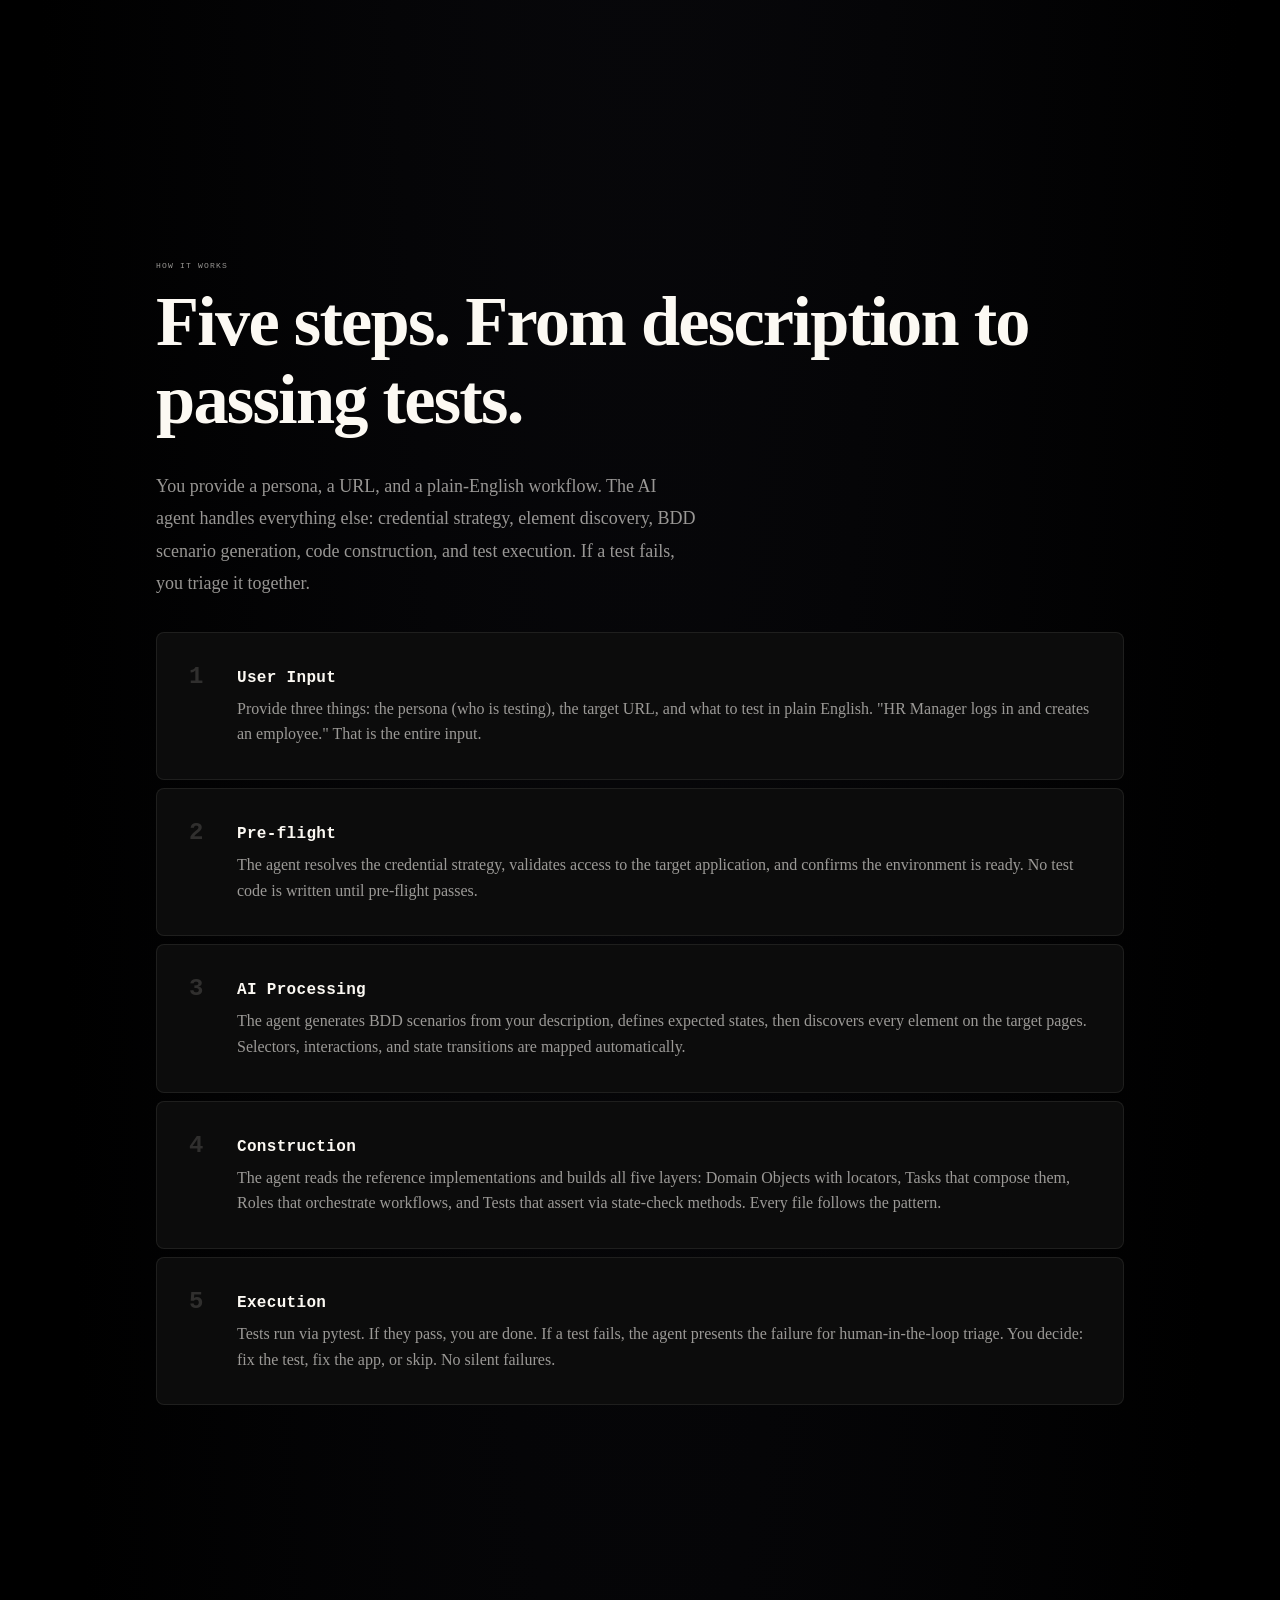
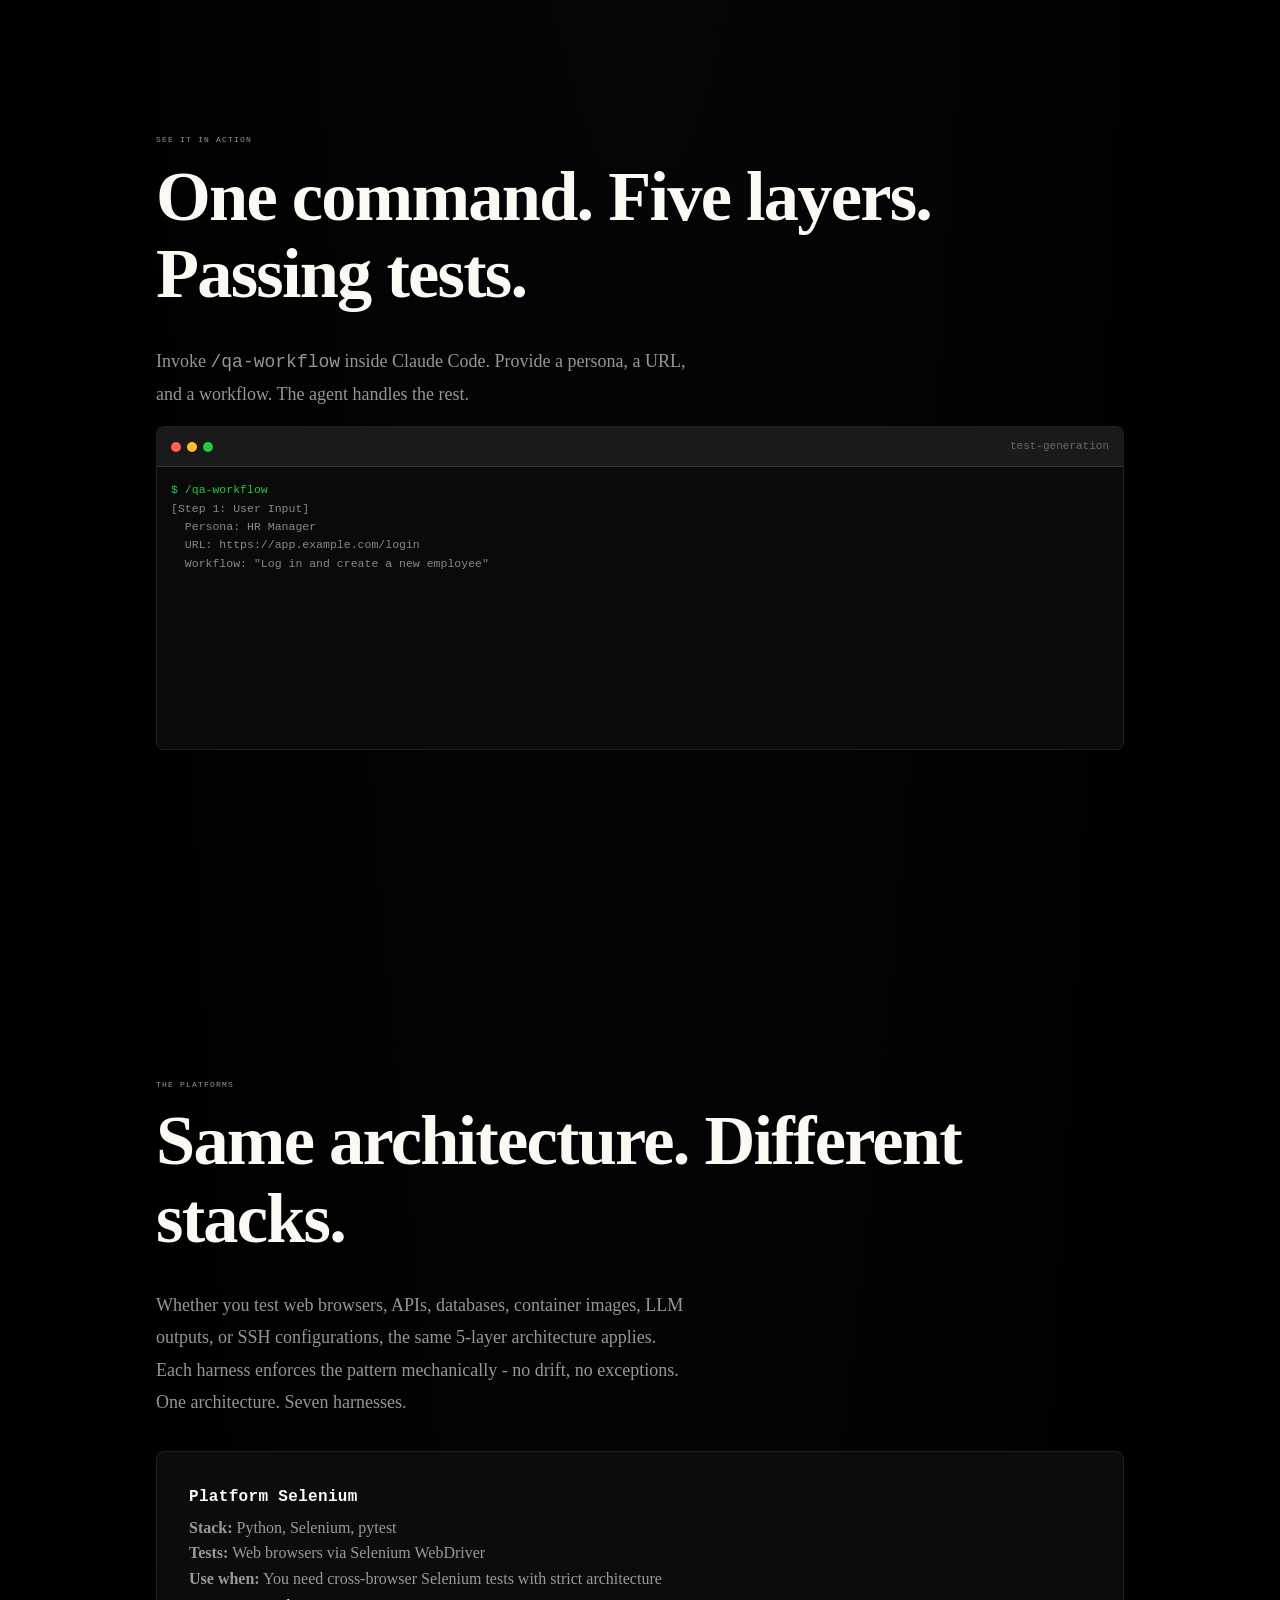
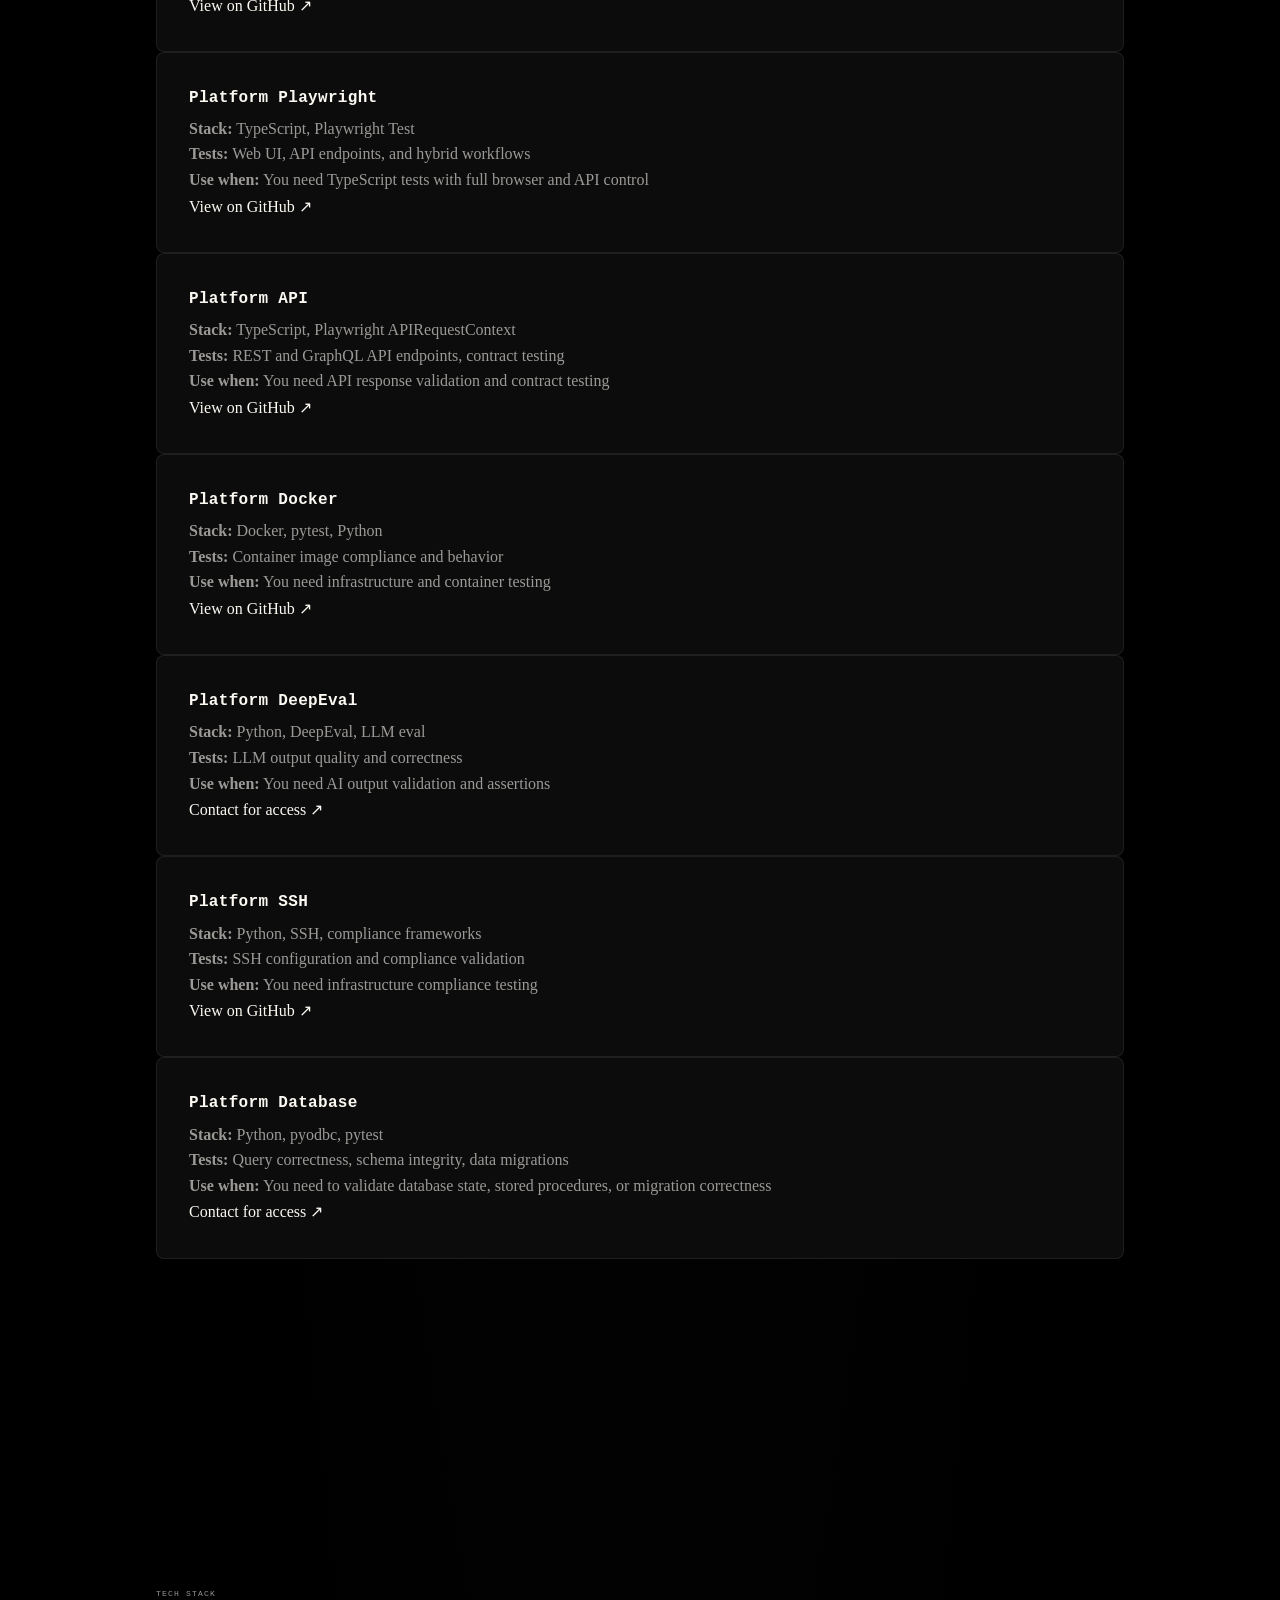
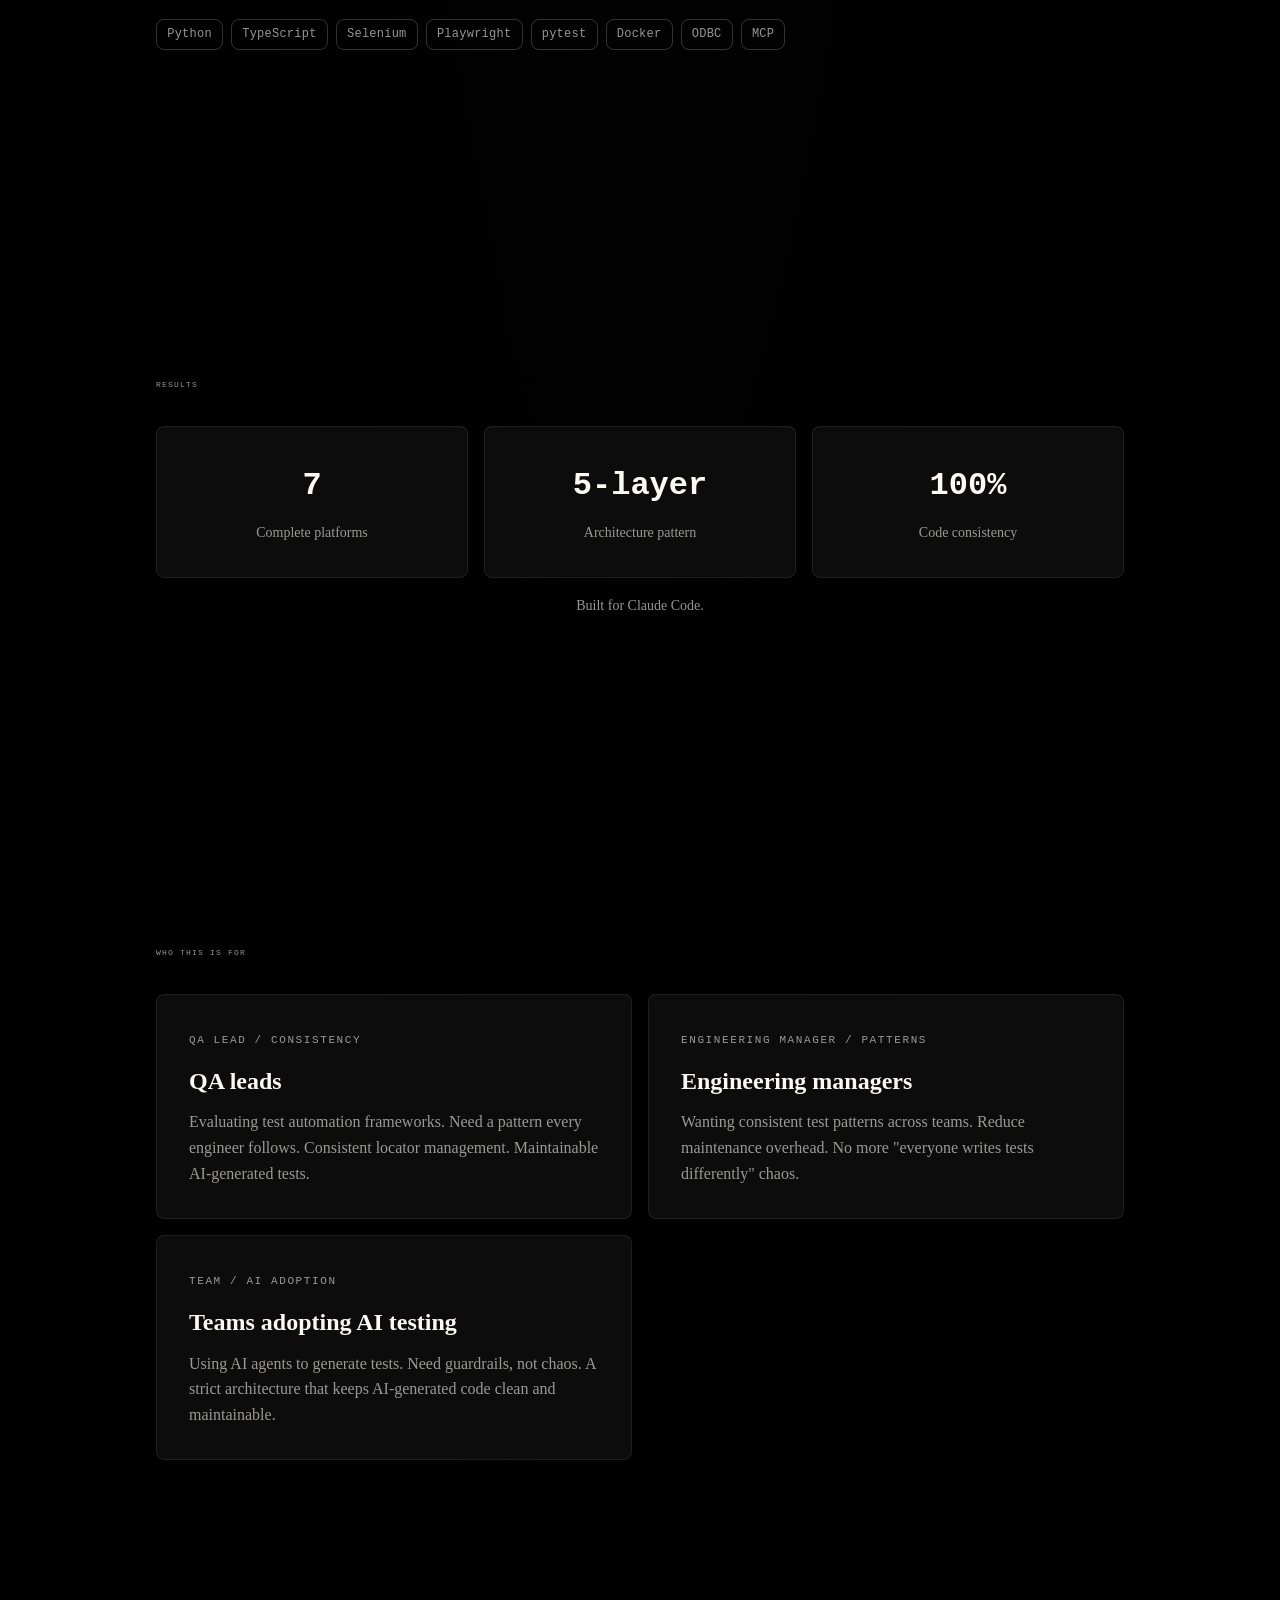
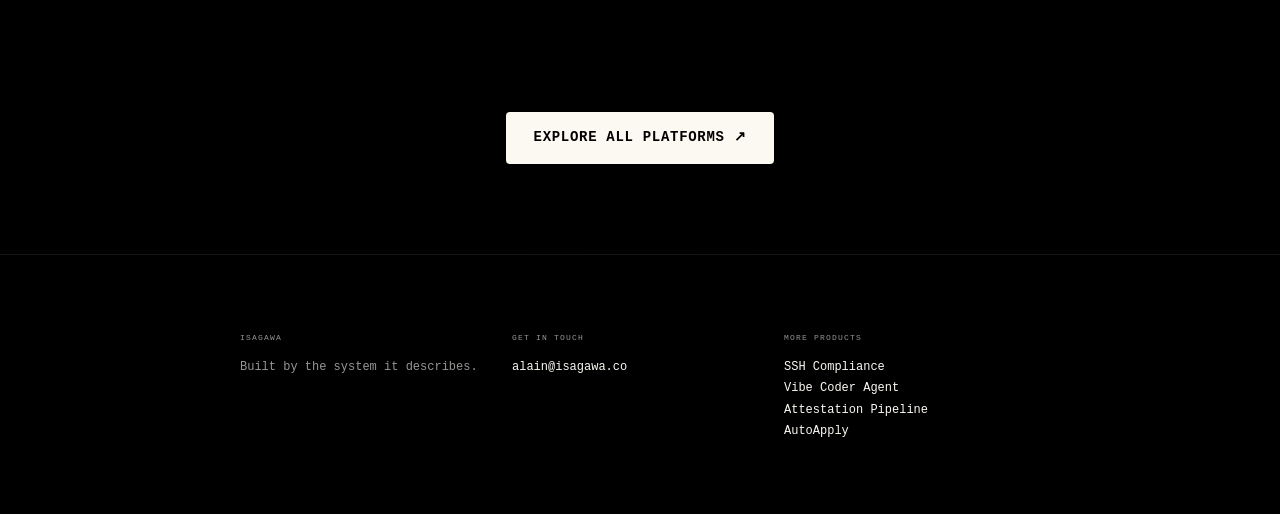
<file: qa-platforms.html>
<!DOCTYPE html>
<html lang="en">
<head>
  <meta charset="UTF-8">
  <meta name="viewport" content="width=device-width, initial-scale=1.0">
  <title>Isagawa | AI-Native Test Automation</title>
  <link rel="stylesheet" href="qa-platforms.css">
  <link rel="stylesheet" href="pill-nav.css">
</head>
<body>
  <header class="site-header" aria-hidden="true"></header>

  <nav class="pill-nav" aria-label="Site navigation">
    <a href="index.html" class="pill-nav__logo">ISAGAWA</a>
    <div class="pill-nav__items">
      <a href="index.html">Home</a>
      <a href="kernel.html">Kernel</a>
      <a href="feed.html">Feed</a>
      <div class="pill-nav__dropdown">
        <button class="pill-nav__dropdown-trigger" aria-expanded="false" aria-haspopup="true">
          Products <span class="pill-nav__chevron" aria-hidden="true">▾</span>
        </button>
        <div class="pill-nav__dropdown-menu" role="menu">
          <a href="attestation.html" role="menuitem">Attestation</a>
          <a href="qa-platforms.html" role="menuitem">QA Platforms</a>
          <a href="ssh-compliance.html" role="menuitem">SSH Compliance</a>
          <a href="vibe-coder.html" role="menuitem">Vibe Coder</a>
          <a href="job-application.html" role="menuitem">AutoApply</a>
        </div>
      </div>
      <a href="story.html">The Story</a>
    </div>
    <a href="feed.html" class="pill-nav__count"><span id="nav-count">--</span> ✓</a>
  </nav>
  <div class="factory-origin"><a href="index.html">&larr; Built by the factory</a></div>

  <div class="loop-badge">
    Every harness below was produced by the same system described on the <a href="index.html#self-extension">homepage</a>.
  </div>

  <section class="hero">
    <h1>Describe what to test. Get production-grade test code.</h1>
    <p class="hero__sub">Seven test automation platforms, one architecture. Selenium, Playwright, API, Docker, DeepEval, SSH, Database. Every platform follows the same 5-layer pattern. Every engineer writes the same way. Every test is maintainable.</p>
    <p class="hero__highlight">Each QA Platform is an agent harness - a kernel-governed runtime for a specific test discipline. Drop a domain spec in, get a working agent that runs Selenium / Playwright / Docker / SSH tests with mechanical quality gates.</p>
    <p class="hero__highlight">Each platform is a harness built on the Isagawa Kernel. See <a href="kernel.html">/kernel.html</a> for the underlying governance model.</p>
  </section>


  <section class="page-section">
    <p class="page-section__label reveal">The Problem</p>
    <h2 class="reveal">UI tests are brittle. Every engineer writes them differently.</h2>
    <p class="page-section__narrative reveal">AI-generated tests make it worse. More code, same chaos, no architecture. Selectors break on every deploy. Test suites become unmaintainable. Teams can't share patterns. Every framework is different.</p>
    <ul class="problem-list reveal">
      <li>How do you keep selector locators in one place?</li>
      <li>How do you ensure every engineer follows the same pattern?</li>
      <li>How do you make AI-generated tests maintainable, not chaotic?</li>
    </ul>
  </section>

  <section class="page-section">
    <p class="page-section__label reveal">The Architecture</p>
    <h2 class="reveal">Five layers. One pattern. Five platforms.</h2>
    <p class="page-section__narrative reveal">Inspired by the <a href="https://serenity-js.org/handbook/design/screenplay-pattern/" target="_blank" rel="noopener">Screenplay Pattern</a> and redesigned for AI-generated code. The strict layer separation is what gives the AI discipline to produce maintainable code every time, not just the first time. Every test follows the same architecture, whether you are testing web UI with Selenium, TypeScript with Playwright, container images, LLM outputs, or SSH configurations. No inheritance. Composition all the way down. State checks in one place. Constants isolated. Tests stay clean.</p>
    <div class="flow-grid">
      <div class="flow-card reveal">
        <span class="flow-num">1</span>
        <div class="flow-content">
          <h3>Interface</h3>
          <p>Connection management. Browser driver setup, SSH sessions, Docker clients, database connection pools. Retry logic, timeout handling, and connection pooling live here. No business logic. The rest of the stack never touches the transport layer directly.</p>
        </div>
      </div>
      <div class="flow-card reveal reveal-delay-1">
        <span class="flow-num">2</span>
        <div class="flow-content">
          <h3>Domain Object</h3>
          <p>One class per domain concept. Page Objects for UI, Validators for SSH, Image Objects for Docker, Metric Objects for LLM eval, Table Objects for database. Constants and state-check methods live here. Return self for fluent chaining.</p>
        </div>
      </div>
      <div class="flow-card reveal reveal-delay-2">
        <span class="flow-num">3</span>
        <div class="flow-content">
          <h3>Task</h3>
          <p>Domain operations. Composes domain objects. One responsibility per method. No constants, no locators. Returns None. Orchestration lives in Roles, not Tasks.</p>
        </div>
      </div>
      <div class="flow-card reveal reveal-delay-3">
        <span class="flow-num">4</span>
        <div class="flow-content">
          <h3>Role</h3>
          <p>User workflows. Composes Tasks in sequence. One workflow method per role behavior. No return values. Tests call one role method and assert via domain object state-checks.</p>
        </div>
      </div>
      <div class="flow-card reveal">
        <span class="flow-num">5</span>
        <div class="flow-content">
          <h3>Test</h3>
          <p>Assertions and data. Load test data from JSON. Call one role workflow. Assert via domain object state-check methods. No orchestration. Clean, readable test code.</p>
        </div>
      </div>
    </div>
  </section>

  <section class="page-section">
    <p class="page-section__label reveal">How It Works</p>
    <h2 class="reveal">Five steps. From description to passing tests.</h2>
    <p class="page-section__narrative reveal">You provide a persona, a URL, and a plain-English workflow. The AI agent handles everything else: credential strategy, element discovery, BDD scenario generation, code construction, and test execution. If a test fails, you triage it together.</p>
    <div class="flow-grid">
      <div class="flow-card reveal reveal-delay-1">
        <span class="flow-num">1</span>
        <div class="flow-content">
          <h3>User Input</h3>
          <p>Provide three things: the persona (who is testing), the target URL, and what to test in plain English. "HR Manager logs in and creates an employee." That is the entire input.</p>
        </div>
      </div>
      <div class="flow-card reveal">
        <span class="flow-num">2</span>
        <div class="flow-content">
          <h3>Pre-flight</h3>
          <p>The agent resolves the credential strategy, validates access to the target application, and confirms the environment is ready. No test code is written until pre-flight passes.</p>
        </div>
      </div>
      <div class="flow-card reveal reveal-delay-1">
        <span class="flow-num">3</span>
        <div class="flow-content">
          <h3>AI Processing</h3>
          <p>The agent generates BDD scenarios from your description, defines expected states, then discovers every element on the target pages. Selectors, interactions, and state transitions are mapped automatically.</p>
        </div>
      </div>
      <div class="flow-card reveal reveal-delay-2">
        <span class="flow-num">4</span>
        <div class="flow-content">
          <h3>Construction</h3>
          <p>The agent reads the reference implementations and builds all five layers: Domain Objects with locators, Tasks that compose them, Roles that orchestrate workflows, and Tests that assert via state-check methods. Every file follows the pattern.</p>
        </div>
      </div>
      <div class="flow-card reveal reveal-delay-3">
        <span class="flow-num">5</span>
        <div class="flow-content">
          <h3>Execution</h3>
          <p>Tests run via pytest. If they pass, you are done. If a test fails, the agent presents the failure for human-in-the-loop triage. You decide: fix the test, fix the app, or skip. No silent failures.</p>
        </div>
      </div>
    </div>
  </section>

  <section class="page-section">
    <p class="page-section__label reveal">See It In Action</p>
    <h2 class="reveal">One command. Five layers. Passing tests.</h2>
    <p class="page-section__narrative reveal">Invoke <code>/qa-workflow</code> inside Claude Code. Provide a persona, a URL, and a workflow. The agent handles the rest.</p>
    <div class="demo-terminal" id="demoTerminal">
      <div class="terminal__bar">
        <span class="terminal__dot terminal__dot--red"></span>
        <span class="terminal__dot terminal__dot--yellow"></span>
        <span class="terminal__dot terminal__dot--green"></span>
        <span class="terminal__title">test-generation</span>
      </div>
      <div class="terminal__body" id="terminalBody"></div>
    </div>
  </section>

  <section class="page-section">
    <p class="page-section__label reveal">The Platforms</p>
    <h2 class="reveal">Same architecture. Different stacks.</h2>
    <p class="page-section__narrative reveal">Whether you test web browsers, APIs, databases, container images, LLM outputs, or SSH configurations, the same 5-layer architecture applies. Each harness enforces the pattern mechanically - no drift, no exceptions. One architecture. Seven harnesses.</p>
    <div class="flow-grid">
      <div class="flow-card reveal">
        <span class="flow-content">
          <h3>Platform Selenium</h3>
          <p><strong>Stack:</strong> Python, Selenium, pytest</p>
          <p><strong>Tests:</strong> Web browsers via Selenium WebDriver</p>
          <p><strong>Use when:</strong> You need cross-browser Selenium tests with strict architecture</p>
          <a href="https://github.com/isagawa-qa/platform-selenium" target="_blank" rel="noopener">View on GitHub ↗</a>
        </div>
      </div>
      <div class="flow-card reveal reveal-delay-1">
        <span class="flow-content">
          <h3>Platform Playwright</h3>
          <p><strong>Stack:</strong> TypeScript, Playwright Test</p>
          <p><strong>Tests:</strong> Web UI, API endpoints, and hybrid workflows</p>
          <p><strong>Use when:</strong> You need TypeScript tests with full browser and API control</p>
          <a href="https://github.com/isagawa-qa/platform-playwright" target="_blank" rel="noopener">View on GitHub ↗</a>
        </div>
      </div>
      <div class="flow-card reveal">
        <span class="flow-content">
          <h3>Platform API</h3>
          <p><strong>Stack:</strong> TypeScript, Playwright APIRequestContext</p>
          <p><strong>Tests:</strong> REST and GraphQL API endpoints, contract testing</p>
          <p><strong>Use when:</strong> You need API response validation and contract testing</p>
          <a href="https://github.com/isagawa-qa/platform-playwright" target="_blank" rel="noopener">View on GitHub ↗</a>
        </div>
      </div>
      <div class="flow-card reveal reveal-delay-1">
        <span class="flow-content">
          <h3>Platform Docker</h3>
          <p><strong>Stack:</strong> Docker, pytest, Python</p>
          <p><strong>Tests:</strong> Container image compliance and behavior</p>
          <p><strong>Use when:</strong> You need infrastructure and container testing</p>
          <a href="https://github.com/isagawa-qa/platform-docker" target="_blank" rel="noopener">View on GitHub ↗</a>
        </div>
      </div>
      <div class="flow-card reveal reveal-delay-2">
        <span class="flow-content">
          <h3>Platform DeepEval</h3>
          <p><strong>Stack:</strong> Python, DeepEval, LLM eval</p>
          <p><strong>Tests:</strong> LLM output quality and correctness</p>
          <p><strong>Use when:</strong> You need AI output validation and assertions</p>
          <a href="mailto:alain@isagawa.co">Contact for access ↗</a>
        </div>
      </div>
      <div class="flow-card reveal reveal-delay-3">
        <span class="flow-content">
          <h3>Platform SSH</h3>
          <p><strong>Stack:</strong> Python, SSH, compliance frameworks</p>
          <p><strong>Tests:</strong> SSH configuration and compliance validation</p>
          <p><strong>Use when:</strong> You need infrastructure compliance testing</p>
          <a href="https://github.com/isagawa-qa/platform-ssh" target="_blank" rel="noopener">View on GitHub ↗</a>
        </div>
      </div>
      <div class="flow-card reveal">
        <span class="flow-content">
          <h3>Platform Database</h3>
          <p><strong>Stack:</strong> Python, pyodbc, pytest</p>
          <p><strong>Tests:</strong> Query correctness, schema integrity, data migrations</p>
          <p><strong>Use when:</strong> You need to validate database state, stored procedures, or migration correctness</p>
          <a href="mailto:alain@isagawa.co">Contact for access ↗</a>
        </div>
      </div>
    </div>
  </section>

  <section class="page-section">
    <p class="page-section__label reveal">Tech Stack</p>
    <div class="badges reveal">
      <span class="badge">Python</span>
      <span class="badge">TypeScript</span>
      <span class="badge">Selenium</span>
      <span class="badge">Playwright</span>
      <span class="badge">pytest</span>
      <span class="badge">Docker</span>
      <span class="badge">ODBC</span>
      <span class="badge">MCP</span>
    </div>
  </section>

  <section class="page-section">
    <p class="page-section__label reveal">Results</p>
    <div class="results-grid reveal">
      <div class="result-card">
        <span class="result-stat">7</span>
        <span class="result-label">Complete platforms</span>
      </div>
      <div class="result-card">
        <span class="result-stat">5-layer</span>
        <span class="result-label">Architecture pattern</span>
      </div>
      <div class="result-card">
        <span class="result-stat">100%</span>
        <span class="result-label">Code consistency</span>
      </div>
    </div>
    <p class="results-link">Built for Claude Code.</p>
  </section>

  <section class="page-section">
    <p class="page-section__label reveal">Who This Is For</p>
    <div class="evidence-grid">
      <div class="evidence-card reveal">
        <p class="card-tags">QA LEAD / CONSISTENCY</p>
        <h3>QA leads</h3>
        <p>Evaluating test automation frameworks. Need a pattern every engineer follows. Consistent locator management. Maintainable AI-generated tests.</p>
      </div>
      <div class="evidence-card reveal reveal-delay-1">
        <p class="card-tags">ENGINEERING MANAGER / PATTERNS</p>
        <h3>Engineering managers</h3>
        <p>Wanting consistent test patterns across teams. Reduce maintenance overhead. No more "everyone writes tests differently" chaos.</p>
      </div>
      <div class="evidence-card reveal reveal-delay-2">
        <p class="card-tags">TEAM / AI ADOPTION</p>
        <h3>Teams adopting AI testing</h3>
        <p>Using AI agents to generate tests. Need guardrails, not chaos. A strict architecture that keeps AI-generated code clean and maintainable.</p>
      </div>
    </div>
  </section>

  <section class="cta">
    <a href="https://github.com/orgs/isagawa-qa/repositories" class="cta-button reveal" target="_blank" rel="noopener">Explore All Platforms ↗</a>
  </section>

  <footer>
    <div class="footer__grid">
      <div class="footer__col">
        <p class="footer__col-header">Isagawa</p>
        <p>Built by the system it describes.</p>
      </div>
      <div class="footer__col">
        <p class="footer__col-header">Get in touch</p>
        <a href="mailto:alain@isagawa.co">alain@isagawa.co</a>
      </div>
      <div class="footer__col">
        <p class="footer__col-header">More products</p>
        <a href="ssh-compliance.html">SSH Compliance</a>
        <a href="vibe-coder.html">Vibe Coder Agent</a>
        <a href="attestation.html">Attestation Pipeline</a>
        <a href="job-application.html">AutoApply</a>
      </div>
    </div>
  </footer>

  <script src="qa-platforms.js"></script>
  <script src="pill-nav.js"></script>
</body>
</html>
</file>
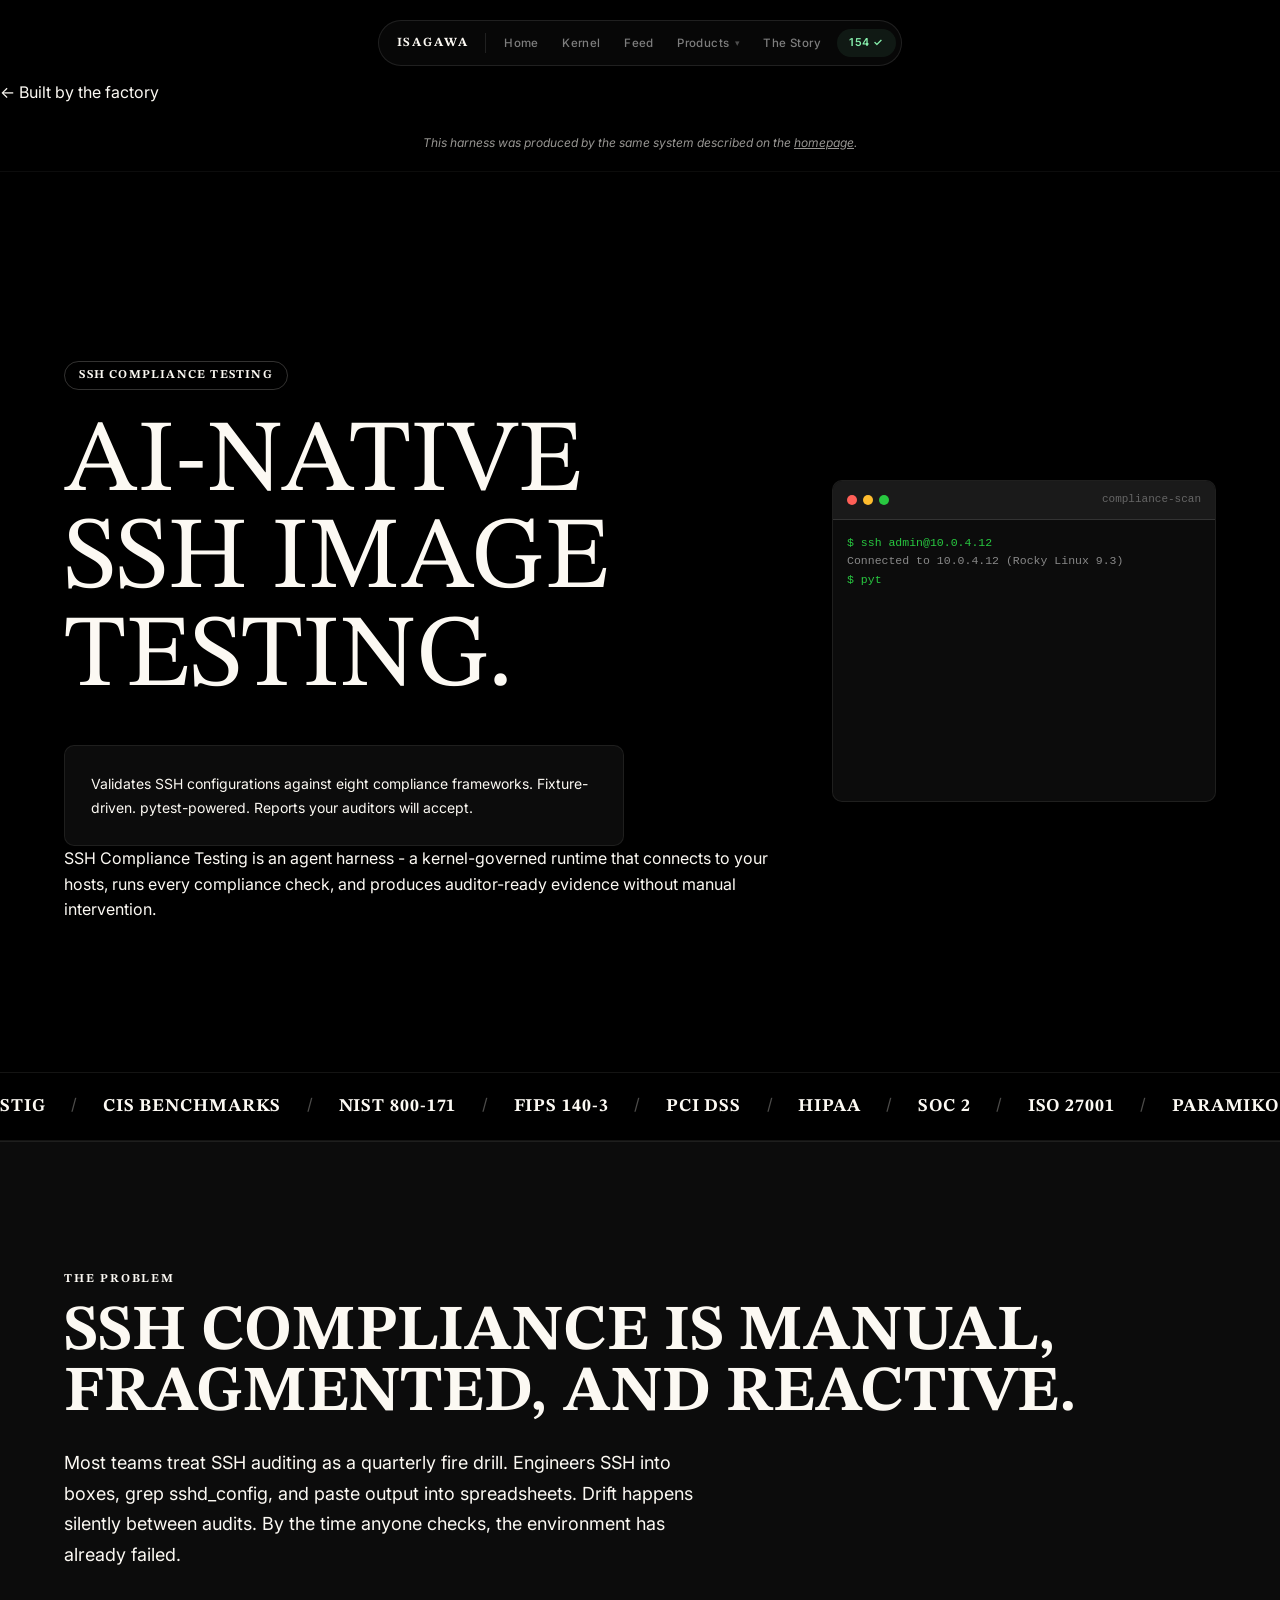
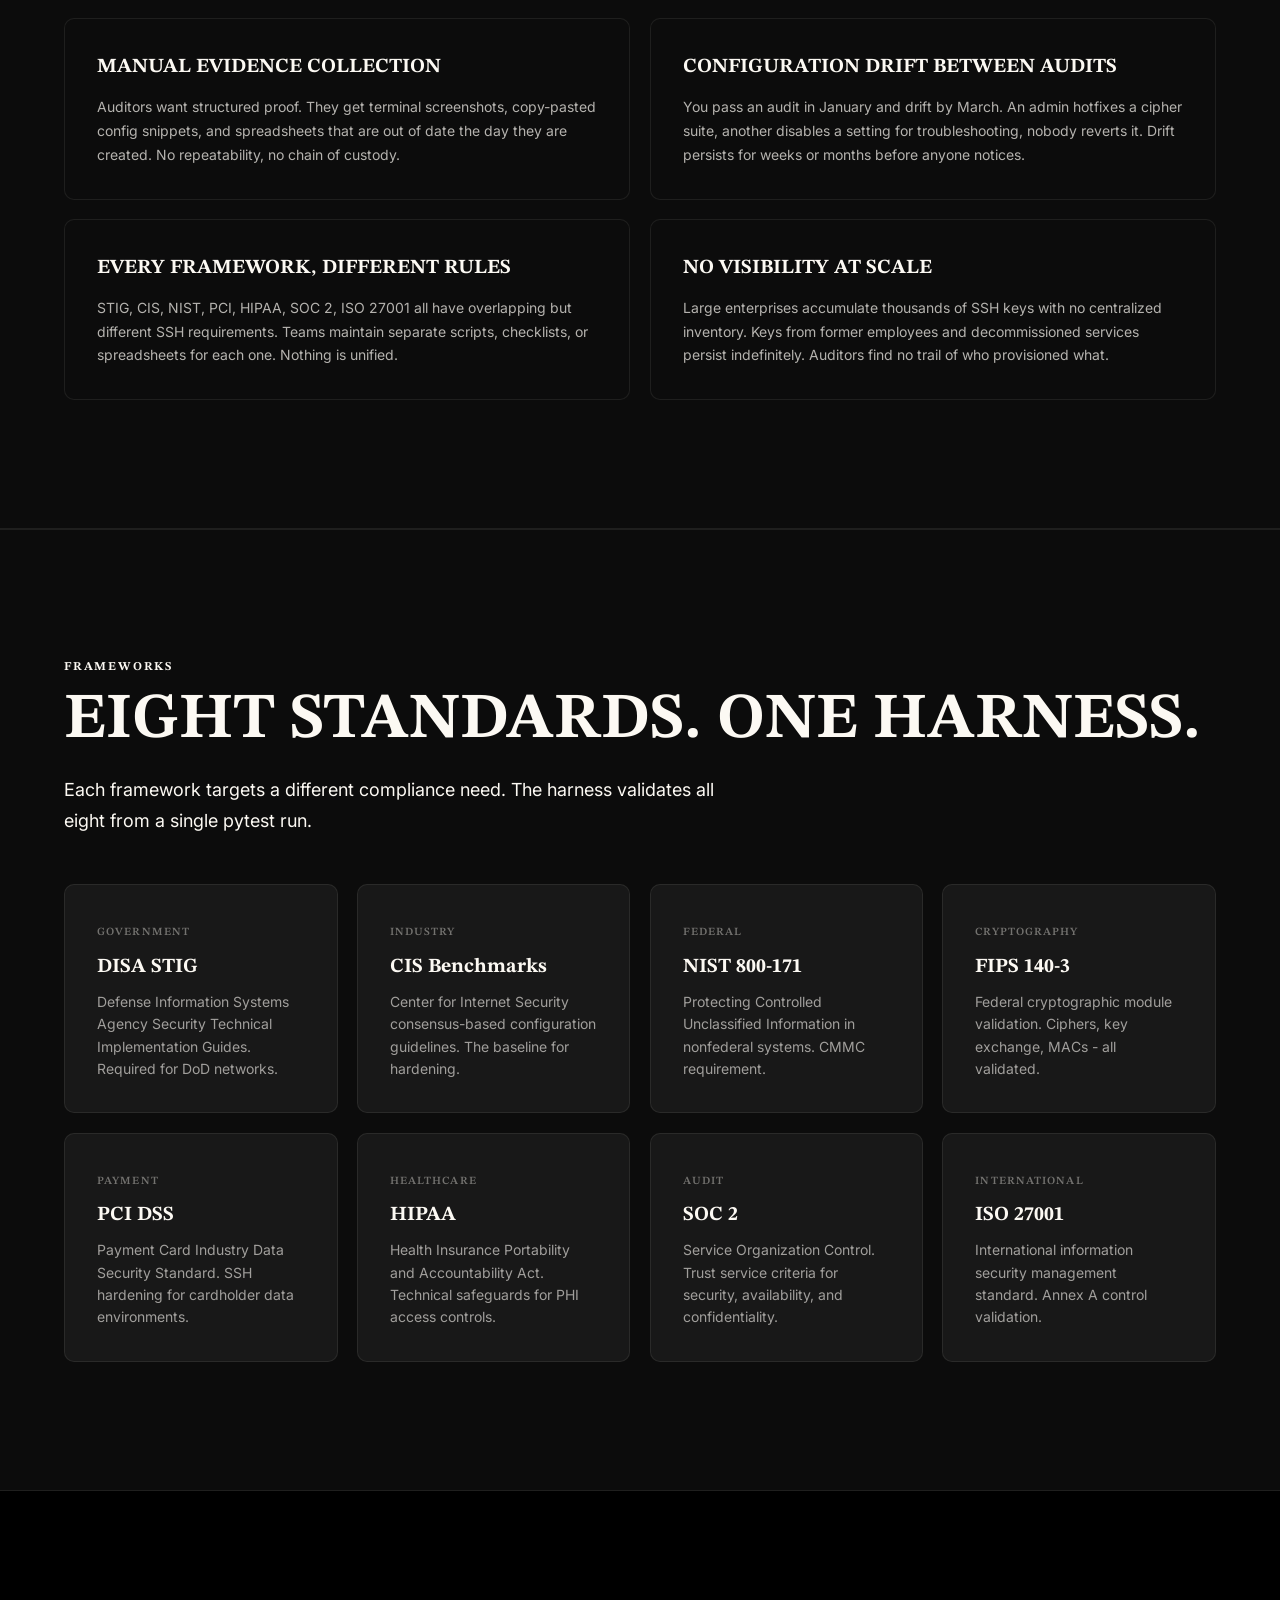
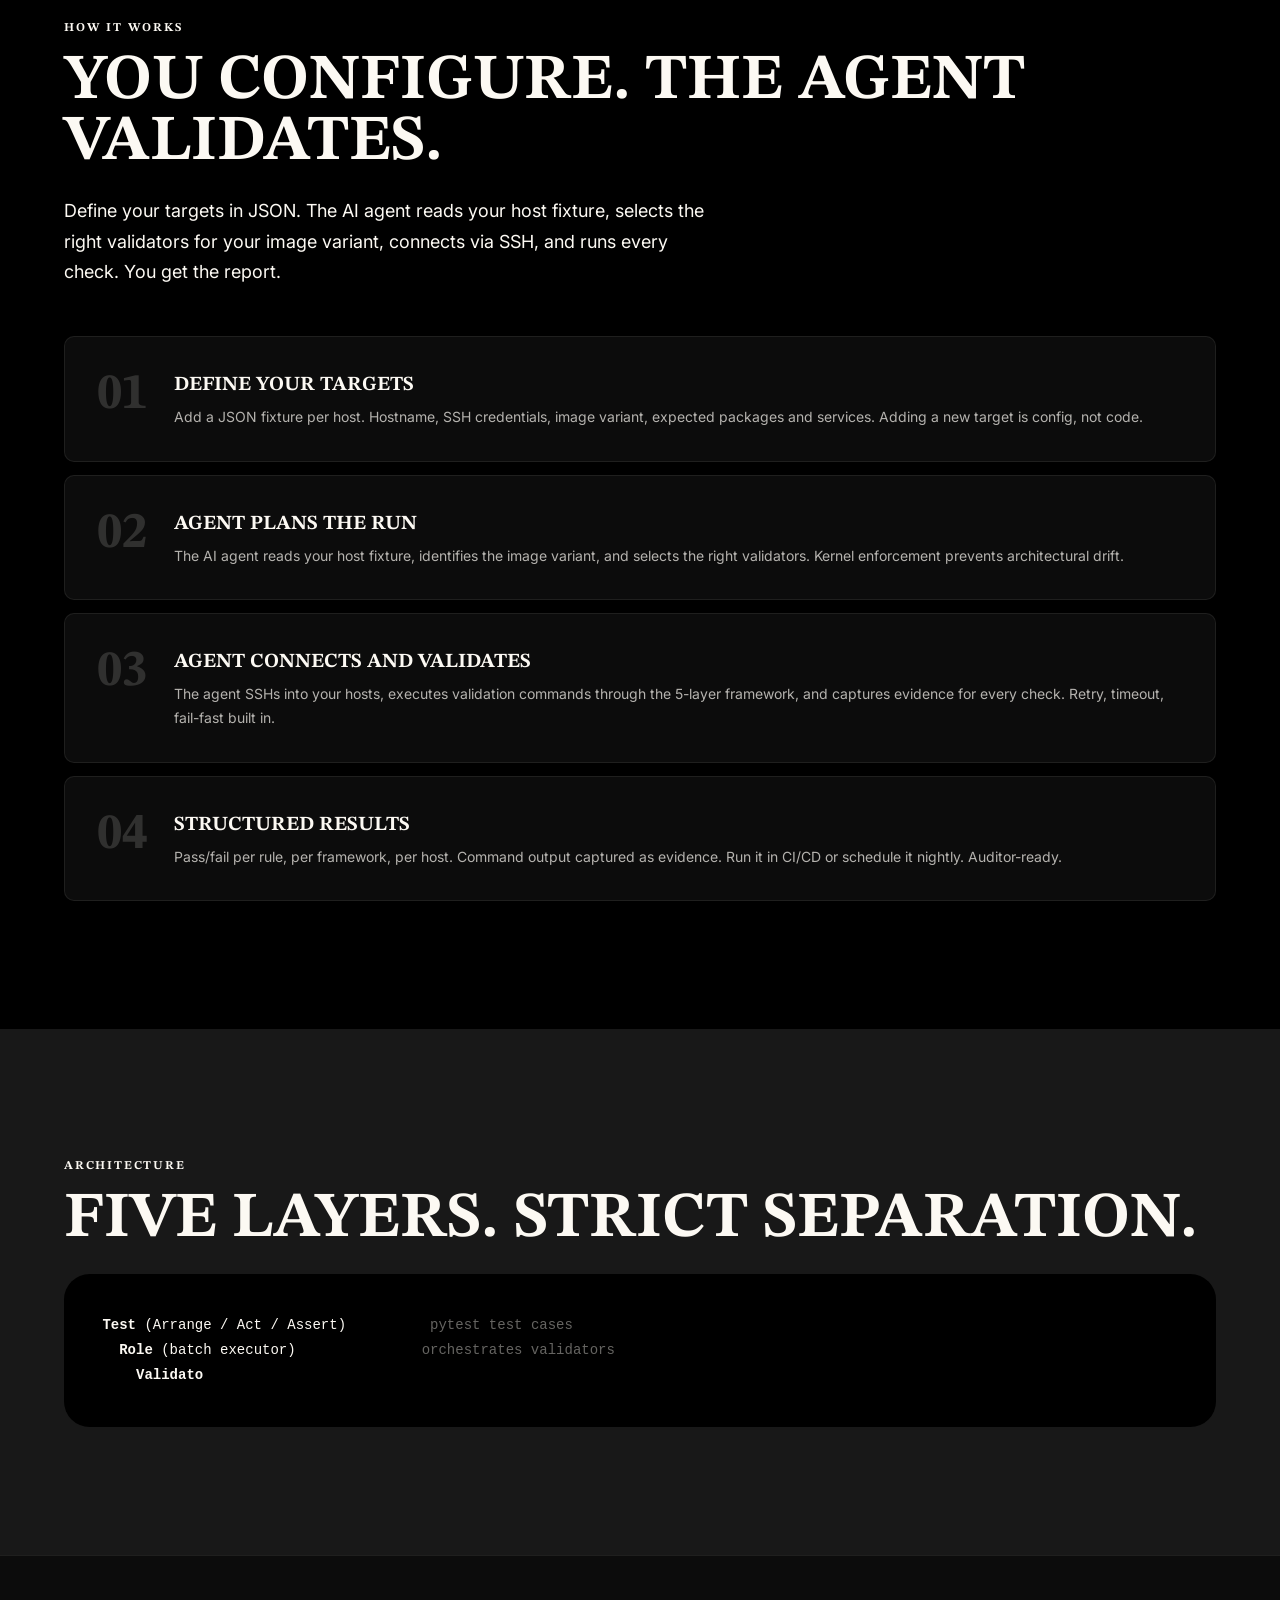
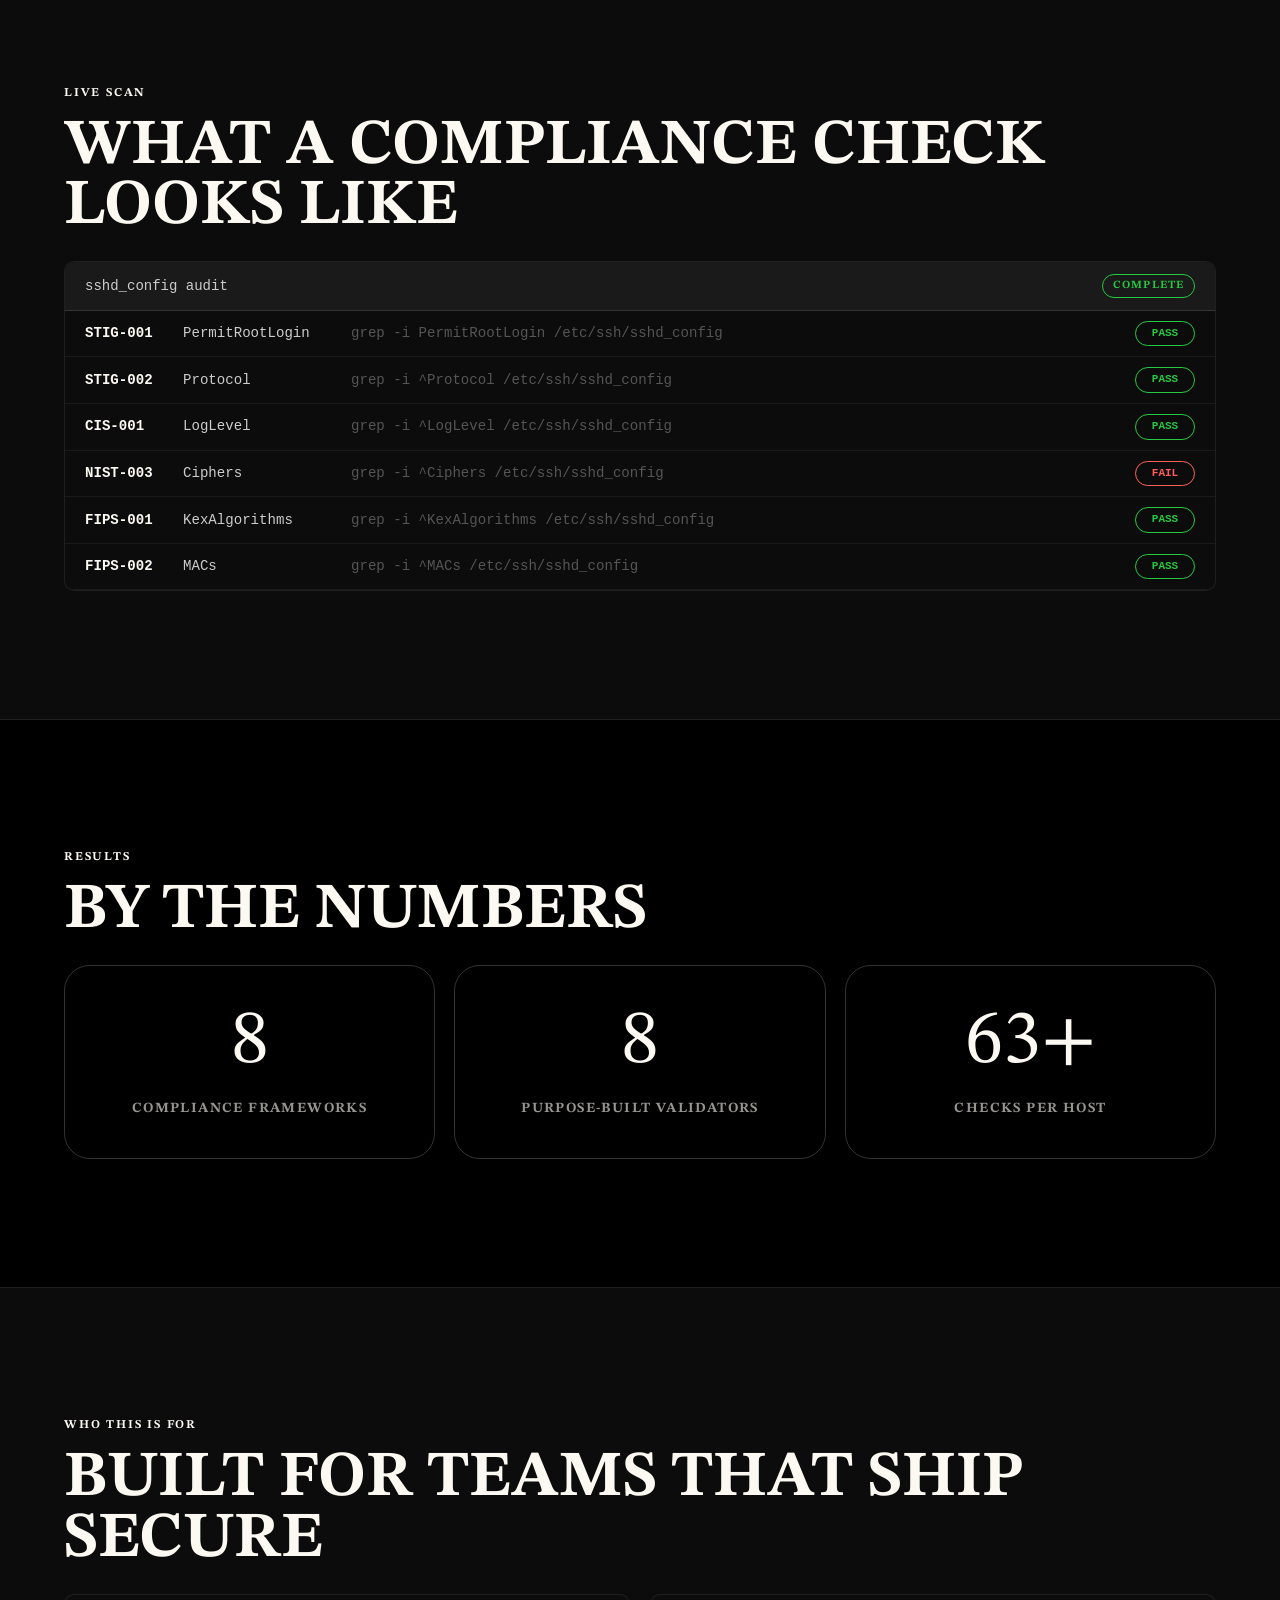
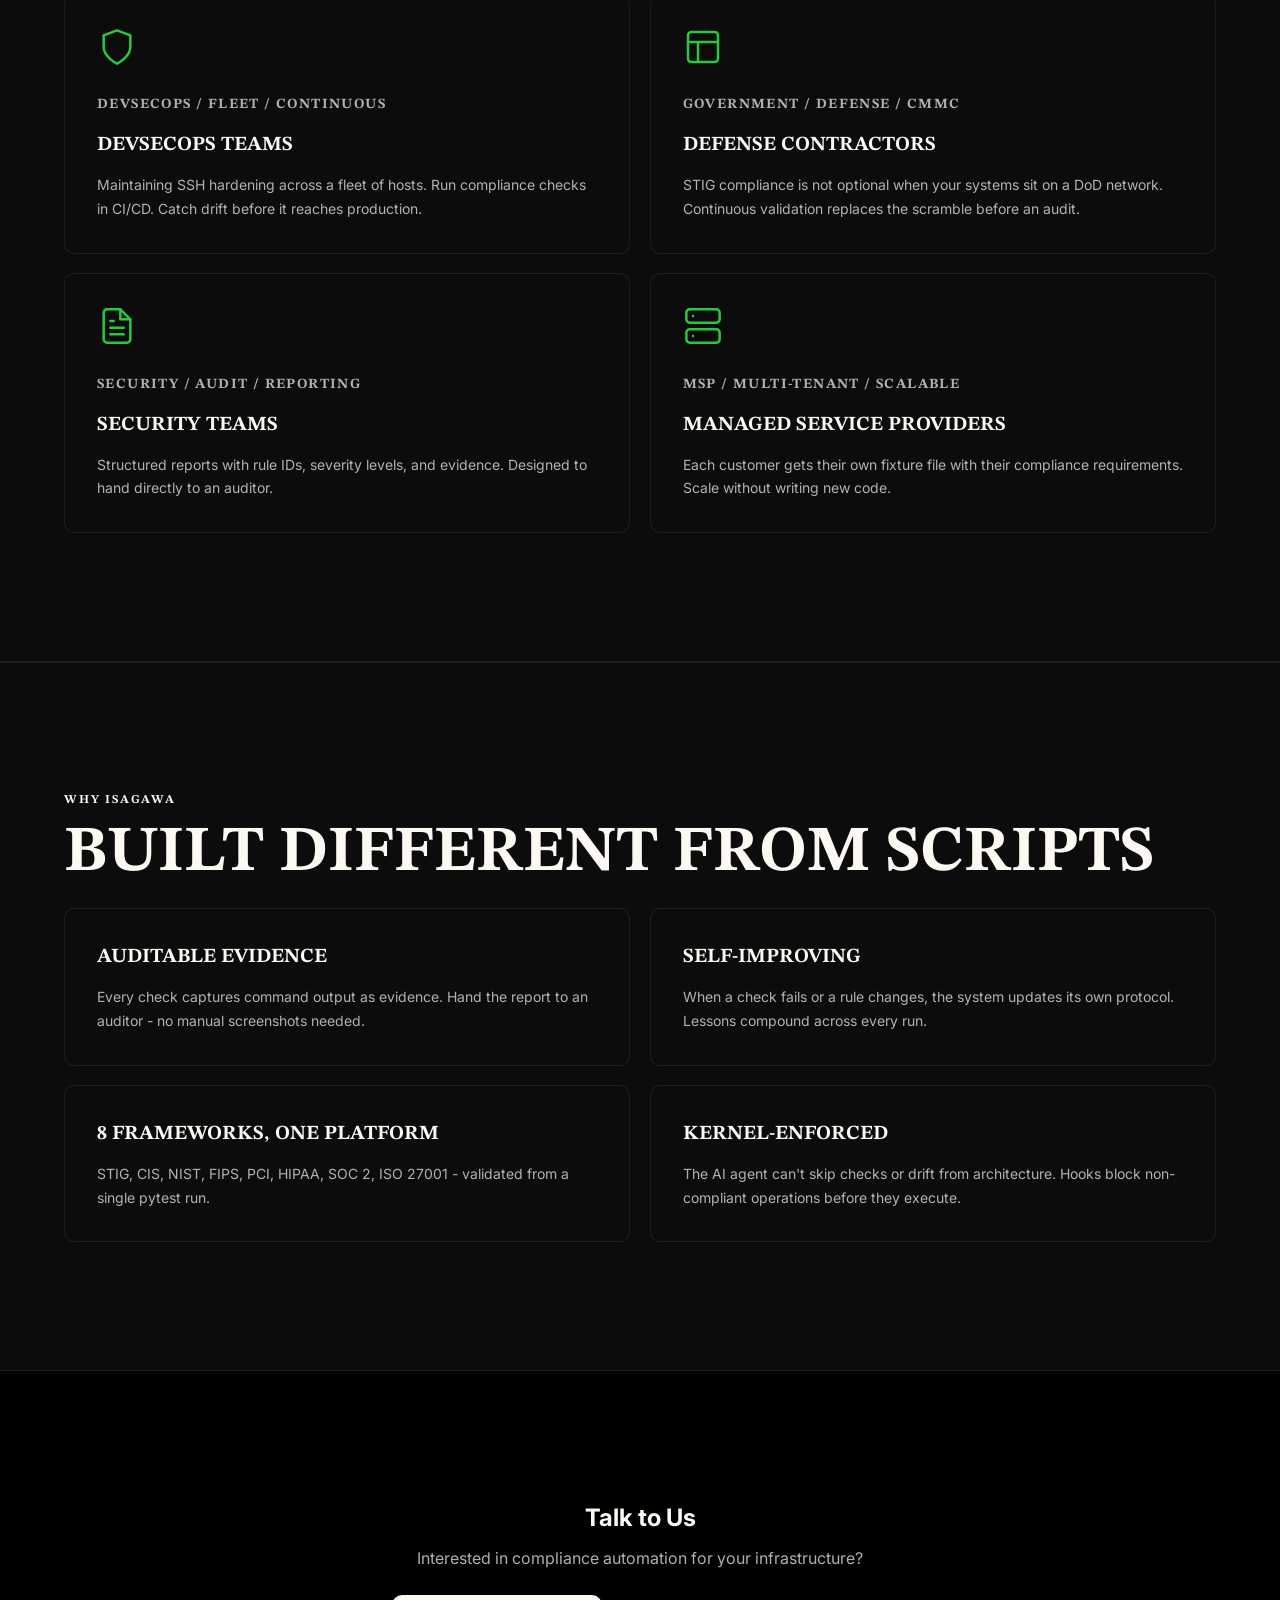
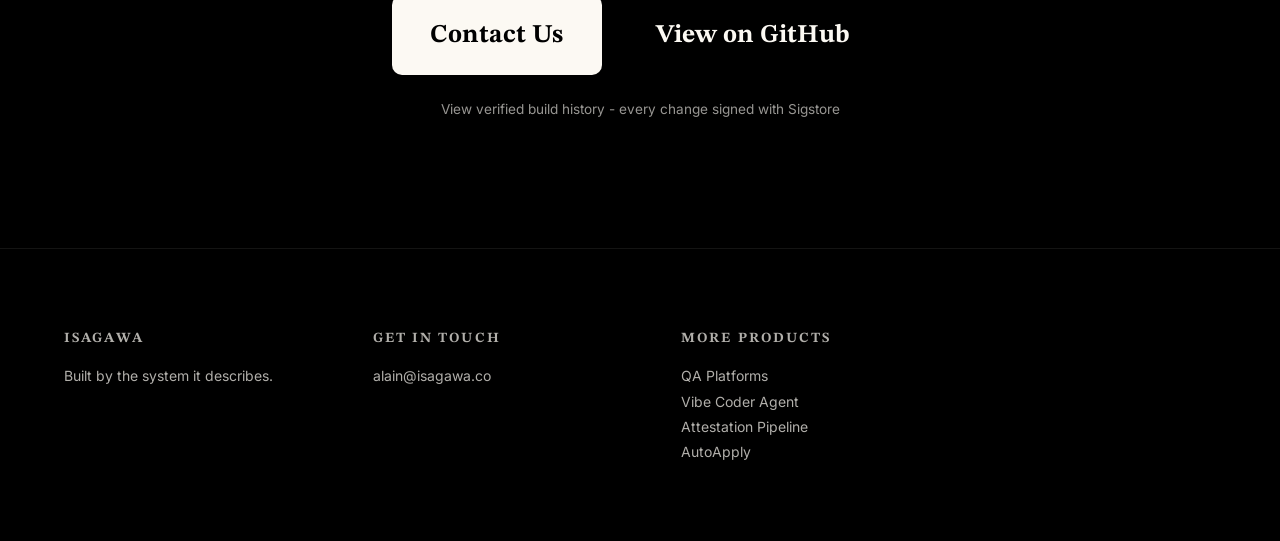
<file: ssh-compliance.html>
<!DOCTYPE html>
<html lang="en">
<head>
  <meta charset="UTF-8">
  <meta name="viewport" content="width=device-width, initial-scale=1.0">
  <title>Isagawa | SSH Compliance Testing</title>
  <link rel="preconnect" href="https://fonts.googleapis.com">
  <link rel="preconnect" href="https://fonts.gstatic.com" crossorigin>
  <link href="https://fonts.googleapis.com/css2?family=STIX+Two+Text:wght@400;500;600;700&family=Inter:wght@400;500;600&display=swap" rel="stylesheet">
  <link rel="stylesheet" href="ssh-compliance.css?v=5">
  <link rel="stylesheet" href="pill-nav.css">
</head>
<body>
  <header class="site-header" aria-hidden="true"></header>

  <nav class="pill-nav" aria-label="Site navigation">
    <a href="index.html" class="pill-nav__logo">ISAGAWA</a>
    <div class="pill-nav__items">
      <a href="index.html">Home</a>
      <a href="kernel.html">Kernel</a>
      <a href="feed.html">Feed</a>
      <div class="pill-nav__dropdown">
        <button class="pill-nav__dropdown-trigger" aria-expanded="false" aria-haspopup="true">
          Products <span class="pill-nav__chevron" aria-hidden="true">▾</span>
        </button>
        <div class="pill-nav__dropdown-menu" role="menu">
          <a href="attestation.html" role="menuitem">Attestation</a>
          <a href="qa-platforms.html" role="menuitem">QA Platforms</a>
          <a href="ssh-compliance.html" role="menuitem">SSH Compliance</a>
          <a href="vibe-coder.html" role="menuitem">Vibe Coder</a>
          <a href="job-application.html" role="menuitem">AutoApply</a>
        </div>
      </div>
      <a href="story.html">The Story</a>
    </div>
    <a href="feed.html" class="pill-nav__count"><span id="nav-count">--</span> ✓</a>
  </nav>
  <div class="factory-origin"><a href="index.html">&larr; Built by the factory</a></div>

  <div class="loop-badge">
    This harness was produced by the same system described on the <a href="index.html#self-extension">homepage</a>.
  </div>

  <section class="hero">
    <div class="hero__left">
      <span class="hero__badge reveal">SSH Compliance Testing</span>
      <h1 class="reveal">AI-Native SSH Image Testing.</h1>
      <div class="hero__text-box reveal">
        <p>Validates SSH configurations against eight compliance frameworks. Fixture-driven. pytest-powered. Reports your auditors will accept.</p>
      </div>
      <p class="hero__framing">SSH Compliance Testing is an agent harness - a kernel-governed runtime that connects to your hosts, runs every compliance check, and produces auditor-ready evidence without manual intervention.</p>
    </div>
    <div class="hero__terminal" id="heroTerminal">
      <div class="terminal__bar">
        <span class="terminal__dot terminal__dot--red"></span>
        <span class="terminal__dot terminal__dot--yellow"></span>
        <span class="terminal__dot terminal__dot--green"></span>
        <span class="terminal__title">compliance-scan</span>
      </div>
      <div class="terminal__body" id="terminalBody"></div>
    </div>
  </section>

  <div class="ticker">
    <div class="ticker__track">
      <div class="ticker__group">
        <span class="ticker__item">STIG</span><span class="ticker__sep">/</span>
        <span class="ticker__item">CIS Benchmarks</span><span class="ticker__sep">/</span>
        <span class="ticker__item">NIST 800-171</span><span class="ticker__sep">/</span>
        <span class="ticker__item">FIPS 140-3</span><span class="ticker__sep">/</span>
        <span class="ticker__item">PCI DSS</span><span class="ticker__sep">/</span>
        <span class="ticker__item">HIPAA</span><span class="ticker__sep">/</span>
        <span class="ticker__item">SOC 2</span><span class="ticker__sep">/</span>
        <span class="ticker__item">ISO 27001</span><span class="ticker__sep">/</span>
        <span class="ticker__item">Paramiko</span><span class="ticker__sep">/</span>
        <span class="ticker__item">pytest</span><span class="ticker__sep">/</span>
      </div>
      <div class="ticker__group">
        <span class="ticker__item">STIG</span><span class="ticker__sep">/</span>
        <span class="ticker__item">CIS Benchmarks</span><span class="ticker__sep">/</span>
        <span class="ticker__item">NIST 800-171</span><span class="ticker__sep">/</span>
        <span class="ticker__item">FIPS 140-3</span><span class="ticker__sep">/</span>
        <span class="ticker__item">PCI DSS</span><span class="ticker__sep">/</span>
        <span class="ticker__item">HIPAA</span><span class="ticker__sep">/</span>
        <span class="ticker__item">SOC 2</span><span class="ticker__sep">/</span>
        <span class="ticker__item">ISO 27001</span><span class="ticker__sep">/</span>
        <span class="ticker__item">Paramiko</span><span class="ticker__sep">/</span>
        <span class="ticker__item">pytest</span><span class="ticker__sep">/</span>
      </div>
    </div>
  </div>

  <section class="section section--white" id="problem">
    <p class="section__label reveal">The Problem</p>
    <h2 class="reveal">SSH compliance is manual, fragmented, and reactive.</h2>
    <p class="section__narrative reveal">Most teams treat SSH auditing as a quarterly fire drill. Engineers SSH into boxes, grep sshd_config, and paste output into spreadsheets. Drift happens silently between audits. By the time anyone checks, the environment has already failed.</p>
    <div class="audience-grid">
      <div class="audience-card reveal">
        <h3>Manual evidence collection</h3>
        <p>Auditors want structured proof. They get terminal screenshots, copy-pasted config snippets, and spreadsheets that are out of date the day they are created. No repeatability, no chain of custody.</p>
      </div>
      <div class="audience-card reveal reveal-delay-1">
        <h3>Configuration drift between audits</h3>
        <p>You pass an audit in January and drift by March. An admin hotfixes a cipher suite, another disables a setting for troubleshooting, nobody reverts it. Drift persists for weeks or months before anyone notices.</p>
      </div>
      <div class="audience-card reveal reveal-delay-2">
        <h3>Every framework, different rules</h3>
        <p>STIG, CIS, NIST, PCI, HIPAA, SOC 2, ISO 27001 all have overlapping but different SSH requirements. Teams maintain separate scripts, checklists, or spreadsheets for each one. Nothing is unified.</p>
      </div>
      <div class="audience-card reveal reveal-delay-3">
        <h3>No visibility at scale</h3>
        <p>Large enterprises accumulate thousands of SSH keys with no centralized inventory. Keys from former employees and decommissioned services persist indefinitely. Auditors find no trail of who provisioned what.</p>
      </div>
    </div>
  </section>

  <section class="section section--white" id="frameworks">
    <p class="section__label reveal">Frameworks</p>
    <h2 class="reveal">Eight Standards. One Harness.</h2>
    <p class="section__narrative reveal">Each framework targets a different compliance need. The harness validates all eight from a single pytest run.</p>
    <div class="fw-grid reveal">
      <div class="fw-card">
        <span class="fw-card__tag">Government</span>
        <h3 class="fw-card__title">DISA STIG</h3>
        <p class="fw-card__desc">Defense Information Systems Agency Security Technical Implementation Guides. Required for DoD networks.</p>
      </div>
      <div class="fw-card">
        <span class="fw-card__tag">Industry</span>
        <h3 class="fw-card__title">CIS Benchmarks</h3>
        <p class="fw-card__desc">Center for Internet Security consensus-based configuration guidelines. The baseline for hardening.</p>
      </div>
      <div class="fw-card">
        <span class="fw-card__tag">Federal</span>
        <h3 class="fw-card__title">NIST 800-171</h3>
        <p class="fw-card__desc">Protecting Controlled Unclassified Information in nonfederal systems. CMMC requirement.</p>
      </div>
      <div class="fw-card">
        <span class="fw-card__tag">Cryptography</span>
        <h3 class="fw-card__title">FIPS 140-3</h3>
        <p class="fw-card__desc">Federal cryptographic module validation. Ciphers, key exchange, MACs - all validated.</p>
      </div>
      <div class="fw-card">
        <span class="fw-card__tag">Payment</span>
        <h3 class="fw-card__title">PCI DSS</h3>
        <p class="fw-card__desc">Payment Card Industry Data Security Standard. SSH hardening for cardholder data environments.</p>
      </div>
      <div class="fw-card">
        <span class="fw-card__tag">Healthcare</span>
        <h3 class="fw-card__title">HIPAA</h3>
        <p class="fw-card__desc">Health Insurance Portability and Accountability Act. Technical safeguards for PHI access controls.</p>
      </div>
      <div class="fw-card">
        <span class="fw-card__tag">Audit</span>
        <h3 class="fw-card__title">SOC 2</h3>
        <p class="fw-card__desc">Service Organization Control. Trust service criteria for security, availability, and confidentiality.</p>
      </div>
      <div class="fw-card">
        <span class="fw-card__tag">International</span>
        <h3 class="fw-card__title">ISO 27001</h3>
        <p class="fw-card__desc">International information security management standard. Annex A control validation.</p>
      </div>
    </div>
  </section>

  <section class="section" id="how">
    <p class="section__label reveal">How It Works</p>
    <h2 class="reveal">You Configure. The Agent Validates.</h2>
    <p class="section__narrative reveal">Define your targets in JSON. The AI agent reads your host fixture, selects the right validators for your image variant, connects via SSH, and runs every check. You get the report.</p>
    <div class="flow-steps">
      <div class="flow-step reveal">
        <span class="flow-step__num">01</span>
        <div>
          <p class="flow-step__title">Define Your Targets</p>
          <p class="flow-step__desc">Add a JSON fixture per host. Hostname, SSH credentials, image variant, expected packages and services. Adding a new target is config, not code.</p>
        </div>
      </div>
      <div class="flow-step reveal reveal-delay-1">
        <span class="flow-step__num">02</span>
        <div>
          <p class="flow-step__title">Agent Plans the Run</p>
          <p class="flow-step__desc">The AI agent reads your host fixture, identifies the image variant, and selects the right validators. Kernel enforcement prevents architectural drift.</p>
        </div>
      </div>
      <div class="flow-step reveal reveal-delay-2">
        <span class="flow-step__num">03</span>
        <div>
          <p class="flow-step__title">Agent Connects and Validates</p>
          <p class="flow-step__desc">The agent SSHs into your hosts, executes validation commands through the 5-layer framework, and captures evidence for every check. Retry, timeout, fail-fast built in.</p>
        </div>
      </div>
      <div class="flow-step reveal reveal-delay-3">
        <span class="flow-step__num">04</span>
        <div>
          <p class="flow-step__title">Structured Results</p>
          <p class="flow-step__desc">Pass/fail per rule, per framework, per host. Command output captured as evidence. Run it in CI/CD or schedule it nightly. Auditor-ready.</p>
        </div>
      </div>
    </div>
  </section>

  <section class="section section--dark" id="architecture">
    <p class="section__label reveal">Architecture</p>
    <h2 class="reveal">Five Layers. Strict Separation.</h2>
    <div class="arch-card reveal">
      <pre id="archPre"></pre>
    </div>
  </section>

  <section class="section section--white" id="scan">
    <p class="section__label reveal">Live Scan</p>
    <h2 class="reveal">What a Compliance Check Looks Like</h2>
    <div class="scan-panel">
      <div class="scan-panel__header">
        <span class="scan-panel__title">sshd_config audit</span>
        <span class="scan-panel__status scan-panel__status--done">complete</span>
      </div>
      <div class="scan-panel__checks">
        <div class="scan-row scan-row--done">
          <span class="scan-row__id">STIG-001</span>
          <span class="scan-row__name">PermitRootLogin</span>
          <span class="scan-row__cmd">grep -i PermitRootLogin /etc/ssh/sshd_config</span>
          <span class="scan-row__badge scan-row__badge--pass">PASS</span>
        </div>
        <div class="scan-row scan-row--done">
          <span class="scan-row__id">STIG-002</span>
          <span class="scan-row__name">Protocol</span>
          <span class="scan-row__cmd">grep -i ^Protocol /etc/ssh/sshd_config</span>
          <span class="scan-row__badge scan-row__badge--pass">PASS</span>
        </div>
        <div class="scan-row scan-row--done">
          <span class="scan-row__id">CIS-001</span>
          <span class="scan-row__name">LogLevel</span>
          <span class="scan-row__cmd">grep -i ^LogLevel /etc/ssh/sshd_config</span>
          <span class="scan-row__badge scan-row__badge--pass">PASS</span>
        </div>
        <div class="scan-row scan-row--done">
          <span class="scan-row__id">NIST-003</span>
          <span class="scan-row__name">Ciphers</span>
          <span class="scan-row__cmd">grep -i ^Ciphers /etc/ssh/sshd_config</span>
          <span class="scan-row__badge scan-row__badge--fail">FAIL</span>
        </div>
        <div class="scan-row scan-row--done">
          <span class="scan-row__id">FIPS-001</span>
          <span class="scan-row__name">KexAlgorithms</span>
          <span class="scan-row__cmd">grep -i ^KexAlgorithms /etc/ssh/sshd_config</span>
          <span class="scan-row__badge scan-row__badge--pass">PASS</span>
        </div>
        <div class="scan-row scan-row--done">
          <span class="scan-row__id">FIPS-002</span>
          <span class="scan-row__name">MACs</span>
          <span class="scan-row__cmd">grep -i ^MACs /etc/ssh/sshd_config</span>
          <span class="scan-row__badge scan-row__badge--pass">PASS</span>
        </div>
      </div>
    </div>
  </section>

  <section class="section" id="results">
    <p class="section__label reveal">Results</p>
    <h2 class="reveal">By The Numbers</h2>
    <div class="stats-row">
      <div class="stat-card reveal">
        <span class="stat-card__value" data-target="8">0</span>
        <span class="stat-card__label">Compliance Frameworks</span>
      </div>
      <div class="stat-card reveal reveal-delay-1">
        <span class="stat-card__value" data-target="8">0</span>
        <span class="stat-card__label">Purpose-Built Validators</span>
      </div>
      <div class="stat-card reveal reveal-delay-2">
        <span class="stat-card__value" data-target="110" data-suffix="+">0</span>
        <span class="stat-card__label">Checks Per Host</span>
      </div>
    </div>
  </section>

  <section class="section section--white" id="audience">
    <p class="section__label reveal">Who This Is For</p>
    <h2 class="reveal">Built For Teams That Ship Secure</h2>
    <div class="audience-grid">
      <div class="audience-card reveal">
        <svg class="audience-card__icon" viewBox="0 0 24 24" fill="none" stroke="currentColor" stroke-width="1.5" stroke-linecap="round" stroke-linejoin="round"><path d="M12 22s8-4 8-10V5l-8-3-8 3v7c0 6 8 10 8 10z"/></svg>
        <p class="audience-card__tags">DevSecOps / Fleet / Continuous</p>
        <h3>DevSecOps Teams</h3>
        <p>Maintaining SSH hardening across a fleet of hosts. Run compliance checks in CI/CD. Catch drift before it reaches production.</p>
      </div>
      <div class="audience-card reveal reveal-delay-1">
        <svg class="audience-card__icon" viewBox="0 0 24 24" fill="none" stroke="currentColor" stroke-width="1.5" stroke-linecap="round" stroke-linejoin="round"><rect x="3" y="3" width="18" height="18" rx="2"/><path d="M3 9h18M9 21V9"/></svg>
        <p class="audience-card__tags">Government / Defense / CMMC</p>
        <h3>Defense Contractors</h3>
        <p>STIG compliance is not optional when your systems sit on a DoD network. Continuous validation replaces the scramble before an audit.</p>
      </div>
      <div class="audience-card reveal reveal-delay-2">
        <svg class="audience-card__icon" viewBox="0 0 24 24" fill="none" stroke="currentColor" stroke-width="1.5" stroke-linecap="round" stroke-linejoin="round"><path d="M14 2H6a2 2 0 0 0-2 2v16a2 2 0 0 0 2 2h12a2 2 0 0 0 2-2V8z"/><polyline points="14 2 14 8 20 8"/><line x1="16" y1="13" x2="8" y2="13"/><line x1="16" y1="17" x2="8" y2="17"/><polyline points="10 9 9 9 8 9"/></svg>
        <p class="audience-card__tags">Security / Audit / Reporting</p>
        <h3>Security Teams</h3>
        <p>Structured reports with rule IDs, severity levels, and evidence. Designed to hand directly to an auditor.</p>
      </div>
      <div class="audience-card reveal reveal-delay-3">
        <svg class="audience-card__icon" viewBox="0 0 24 24" fill="none" stroke="currentColor" stroke-width="1.5" stroke-linecap="round" stroke-linejoin="round"><rect x="2" y="2" width="20" height="8" rx="2"/><rect x="2" y="14" width="20" height="8" rx="2"/><line x1="6" y1="6" x2="6.01" y2="6"/><line x1="6" y1="18" x2="6.01" y2="18"/></svg>
        <p class="audience-card__tags">MSP / Multi-Tenant / Scalable</p>
        <h3>Managed Service Providers</h3>
        <p>Each customer gets their own fixture file with their compliance requirements. Scale without writing new code.</p>
      </div>
    </div>
  </section>

  <section class="section section--white" id="why-isagawa">
    <p class="section__label reveal">Why Isagawa</p>
    <h2 class="reveal">Built Different From Scripts</h2>
    <div class="audience-grid">
      <div class="audience-card reveal">
        <h3>Auditable Evidence</h3>
        <p>Every check captures command output as evidence. Hand the report to an auditor - no manual screenshots needed.</p>
      </div>
      <div class="audience-card reveal reveal-delay-1">
        <h3>Self-Improving</h3>
        <p>When a check fails or a rule changes, the system updates its own protocol. Lessons compound across every run.</p>
      </div>
      <div class="audience-card reveal reveal-delay-2">
        <h3>8 Frameworks, One Platform</h3>
        <p>STIG, CIS, NIST, FIPS, PCI, HIPAA, SOC 2, ISO 27001 - validated from a single pytest run.</p>
      </div>
      <div class="audience-card reveal reveal-delay-3">
        <h3>Kernel-Enforced</h3>
        <p>The AI agent can't skip checks or drift from architecture. Hooks block non-compliant operations before they execute.</p>
      </div>
    </div>
  </section>

  <section class="cta-section">
    <h2 class="reveal" style="color: var(--ink); margin-bottom: 0.5rem;">Talk to Us</h2>
    <p class="reveal" style="color: var(--ink); opacity: 0.7; margin-bottom: 1.5rem;">Interested in compliance automation for your infrastructure?</p>
    <div style="display: flex; gap: 1rem; justify-content: center; flex-wrap: wrap;">
      <a href="mailto:alain@isagawa.co" class="cta-button reveal">Contact Us</a>
      <a href="https://github.com/isagawa-qa/platform-ssh" class="cta-button reveal" target="_blank" rel="noopener" style="background: transparent; border: 2px solid var(--ink); color: var(--ink);">View on GitHub</a>
    </div>
    <p class="reveal" style="margin-top: 1.5rem; font-size: 0.85rem; opacity: 0.6;"><a href="feed.html" style="color: var(--ink);">View verified build history</a> - every change signed with Sigstore</p>
  </section>

  <footer>
    <div class="footer__grid">
      <div class="footer__col">
        <p class="footer__col-header">Isagawa</p>
        <p>Built by the system it describes.</p>
      </div>
      <div class="footer__col">
        <p class="footer__col-header">Get in touch</p>
        <a href="mailto:alain@isagawa.co">alain@isagawa.co</a>
      </div>
      <div class="footer__col">
        <p class="footer__col-header">More products</p>
        <a href="qa-platforms.html">QA Platforms</a>
        <a href="vibe-coder.html">Vibe Coder Agent</a>
        <a href="attestation.html">Attestation Pipeline</a>
        <a href="job-application.html">AutoApply</a>
      </div>
    </div>
  </footer>

  <script src="ssh-compliance.js"></script>
  <script src="pill-nav.js"></script>
</body>
</html>
</file>
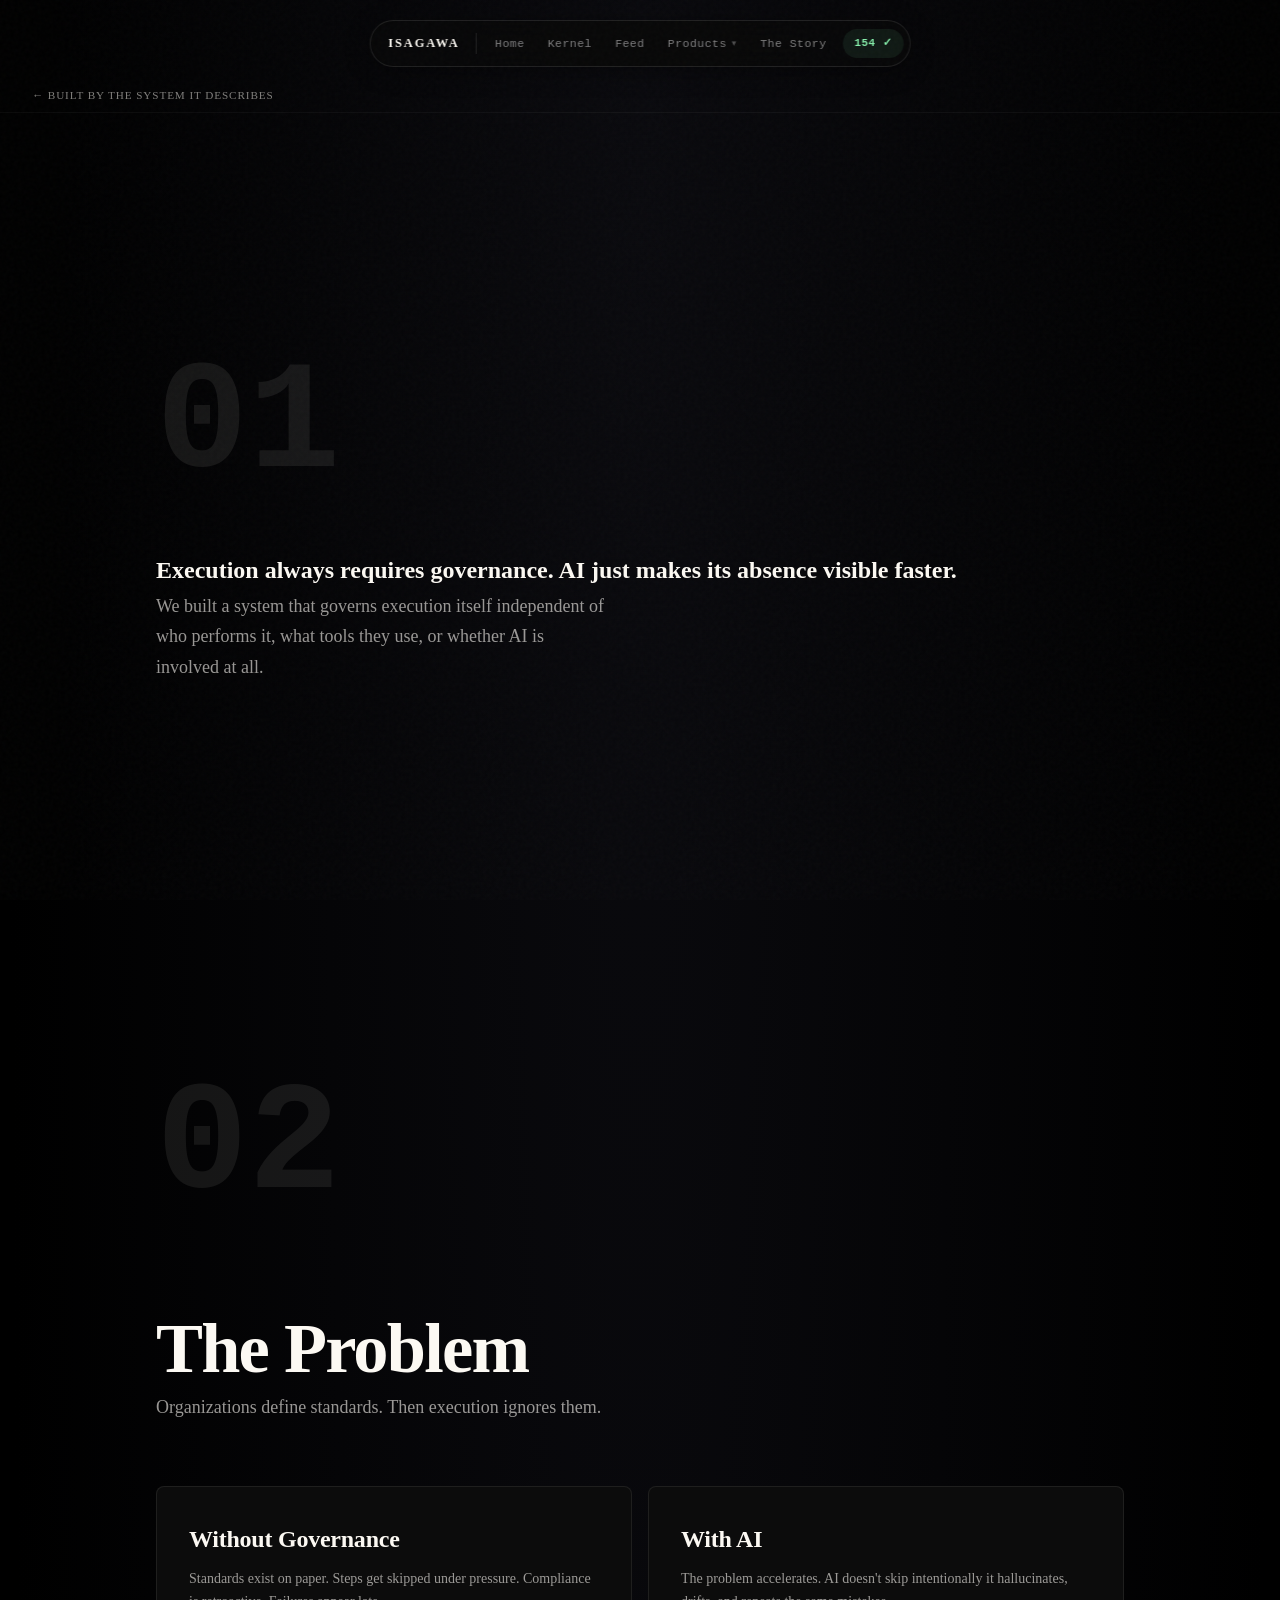
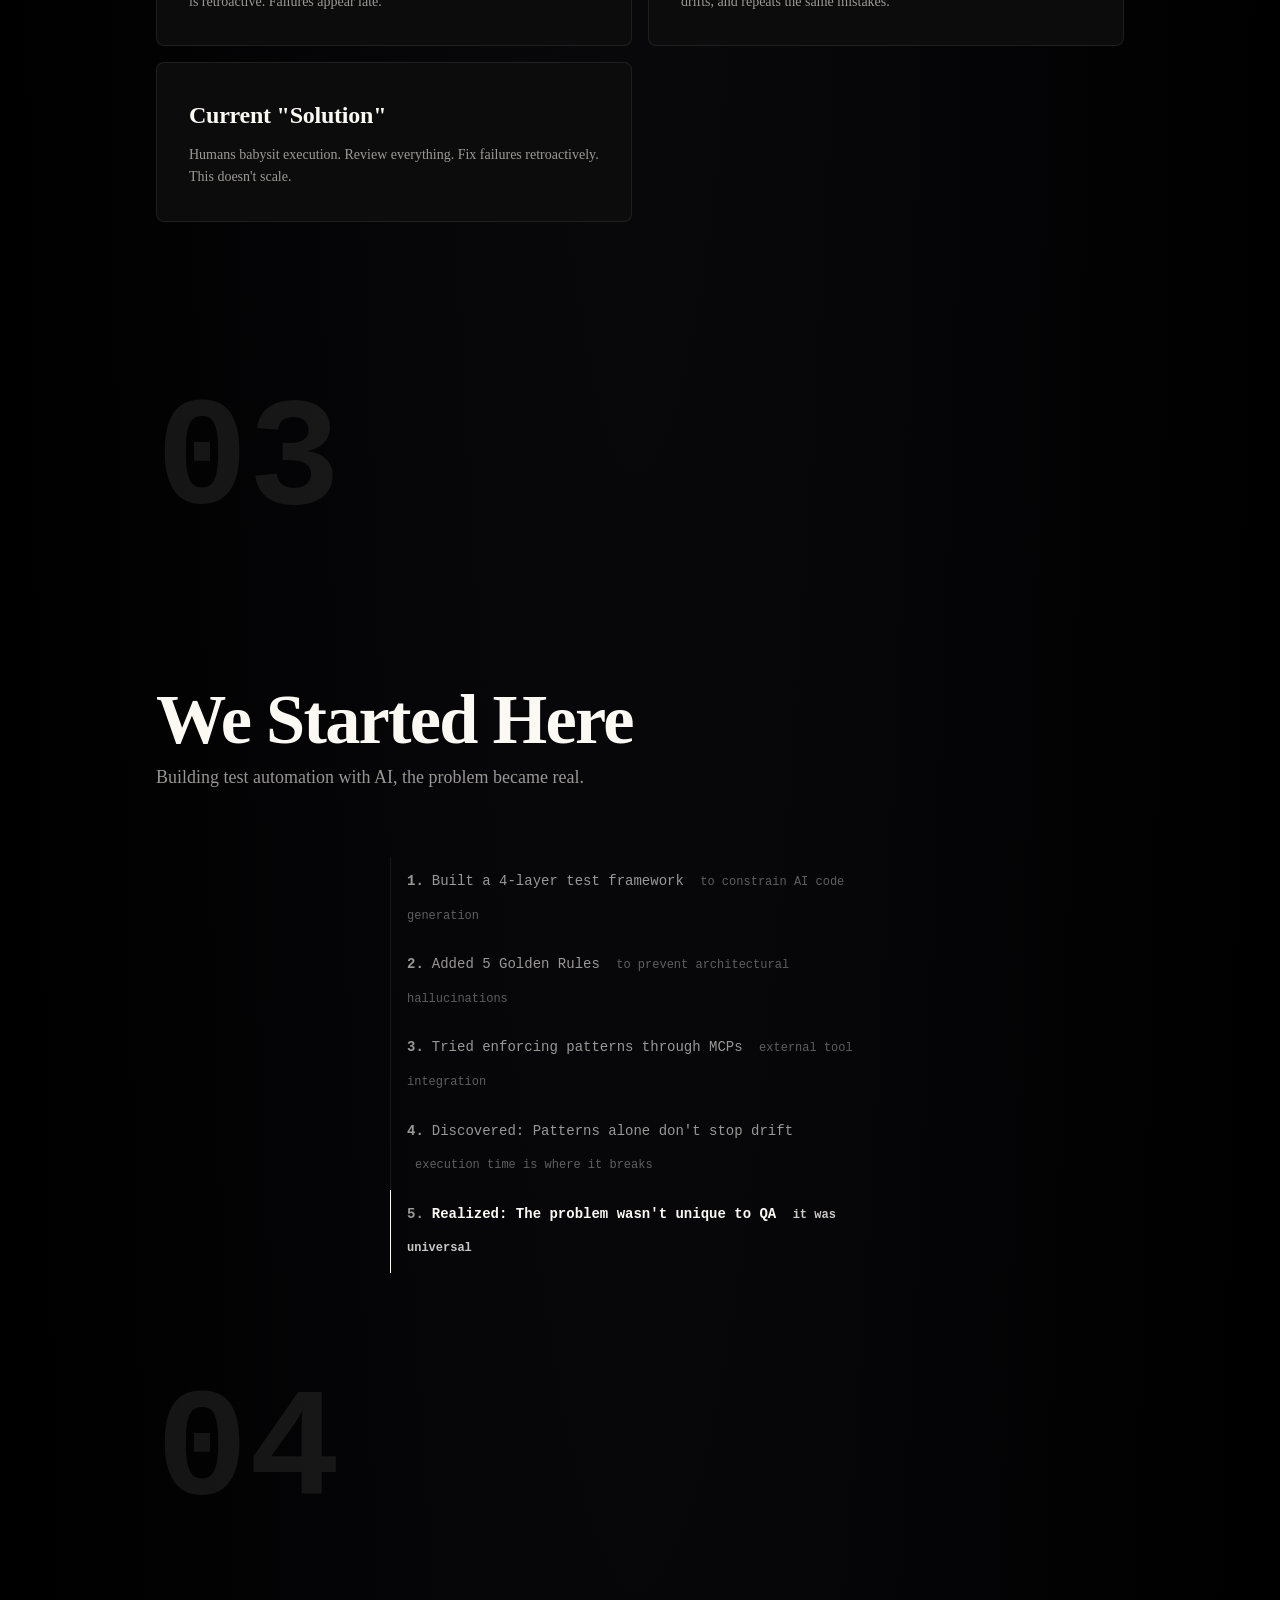
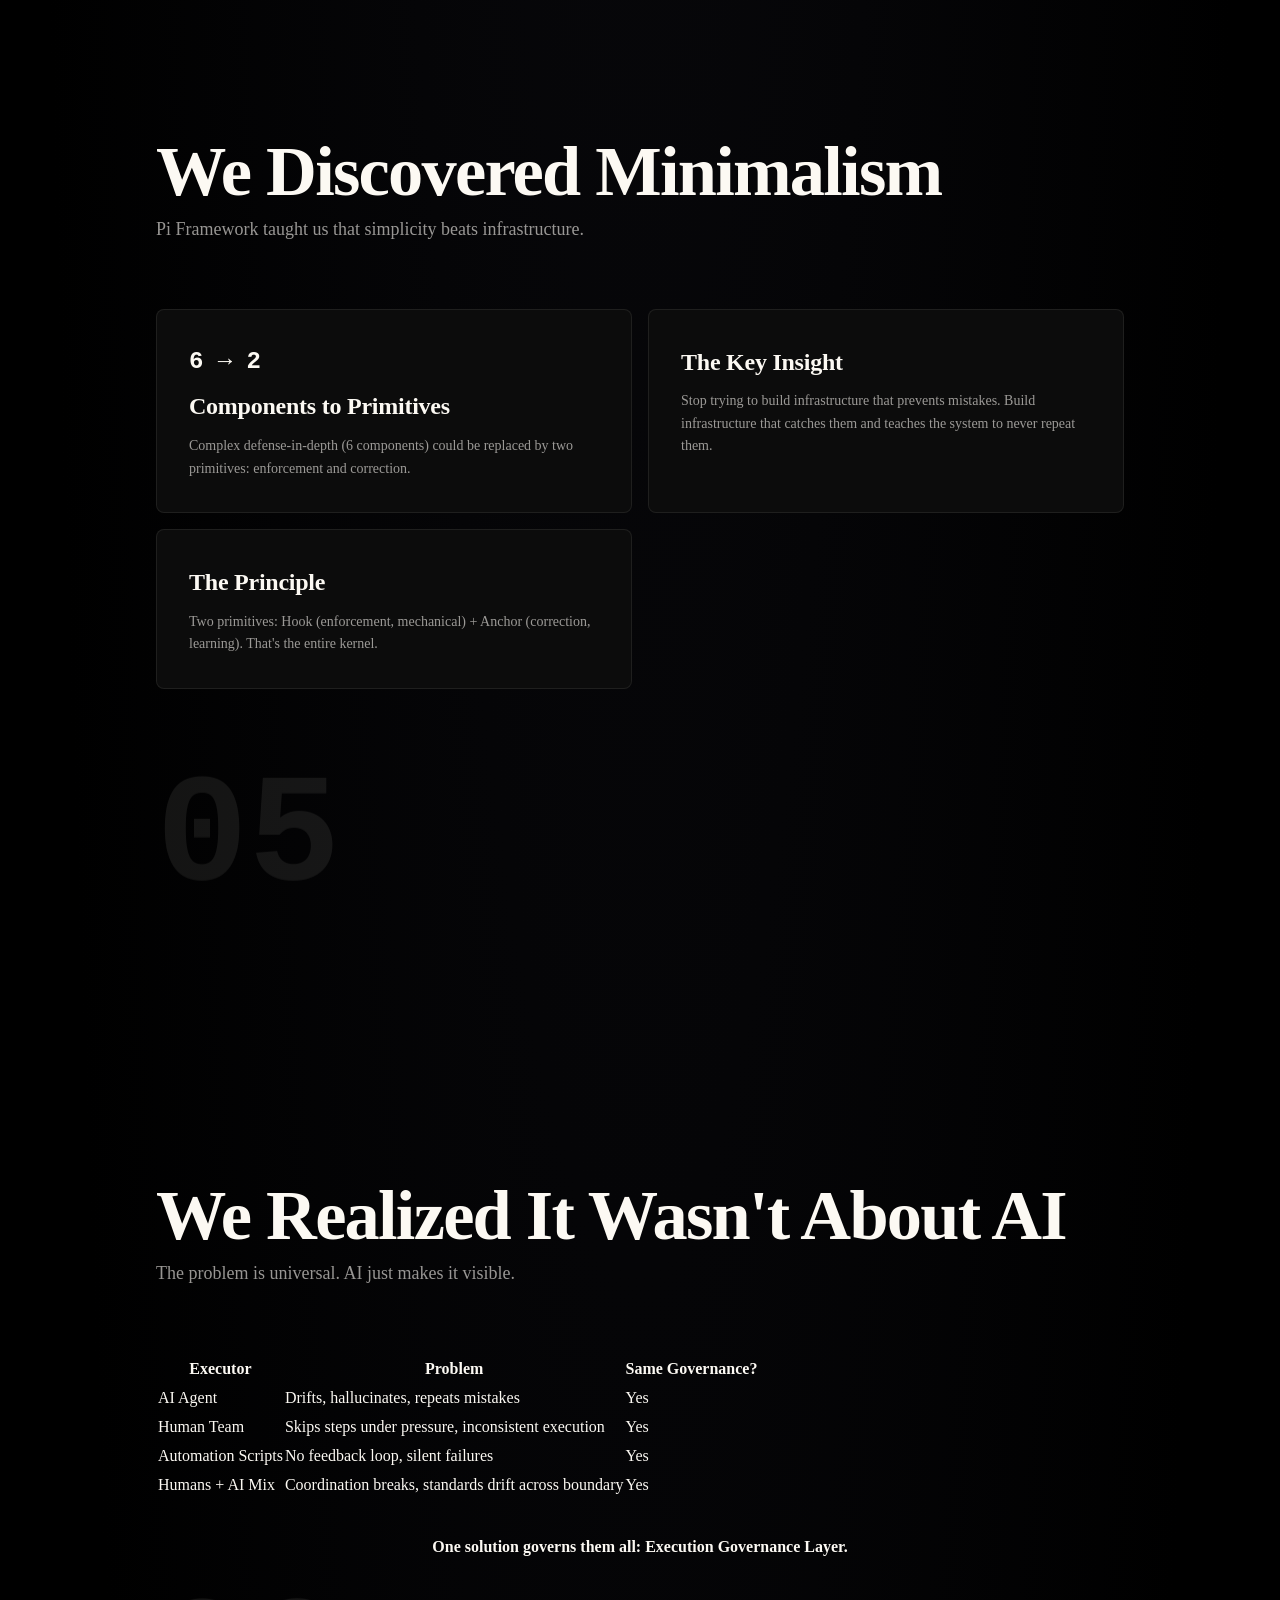
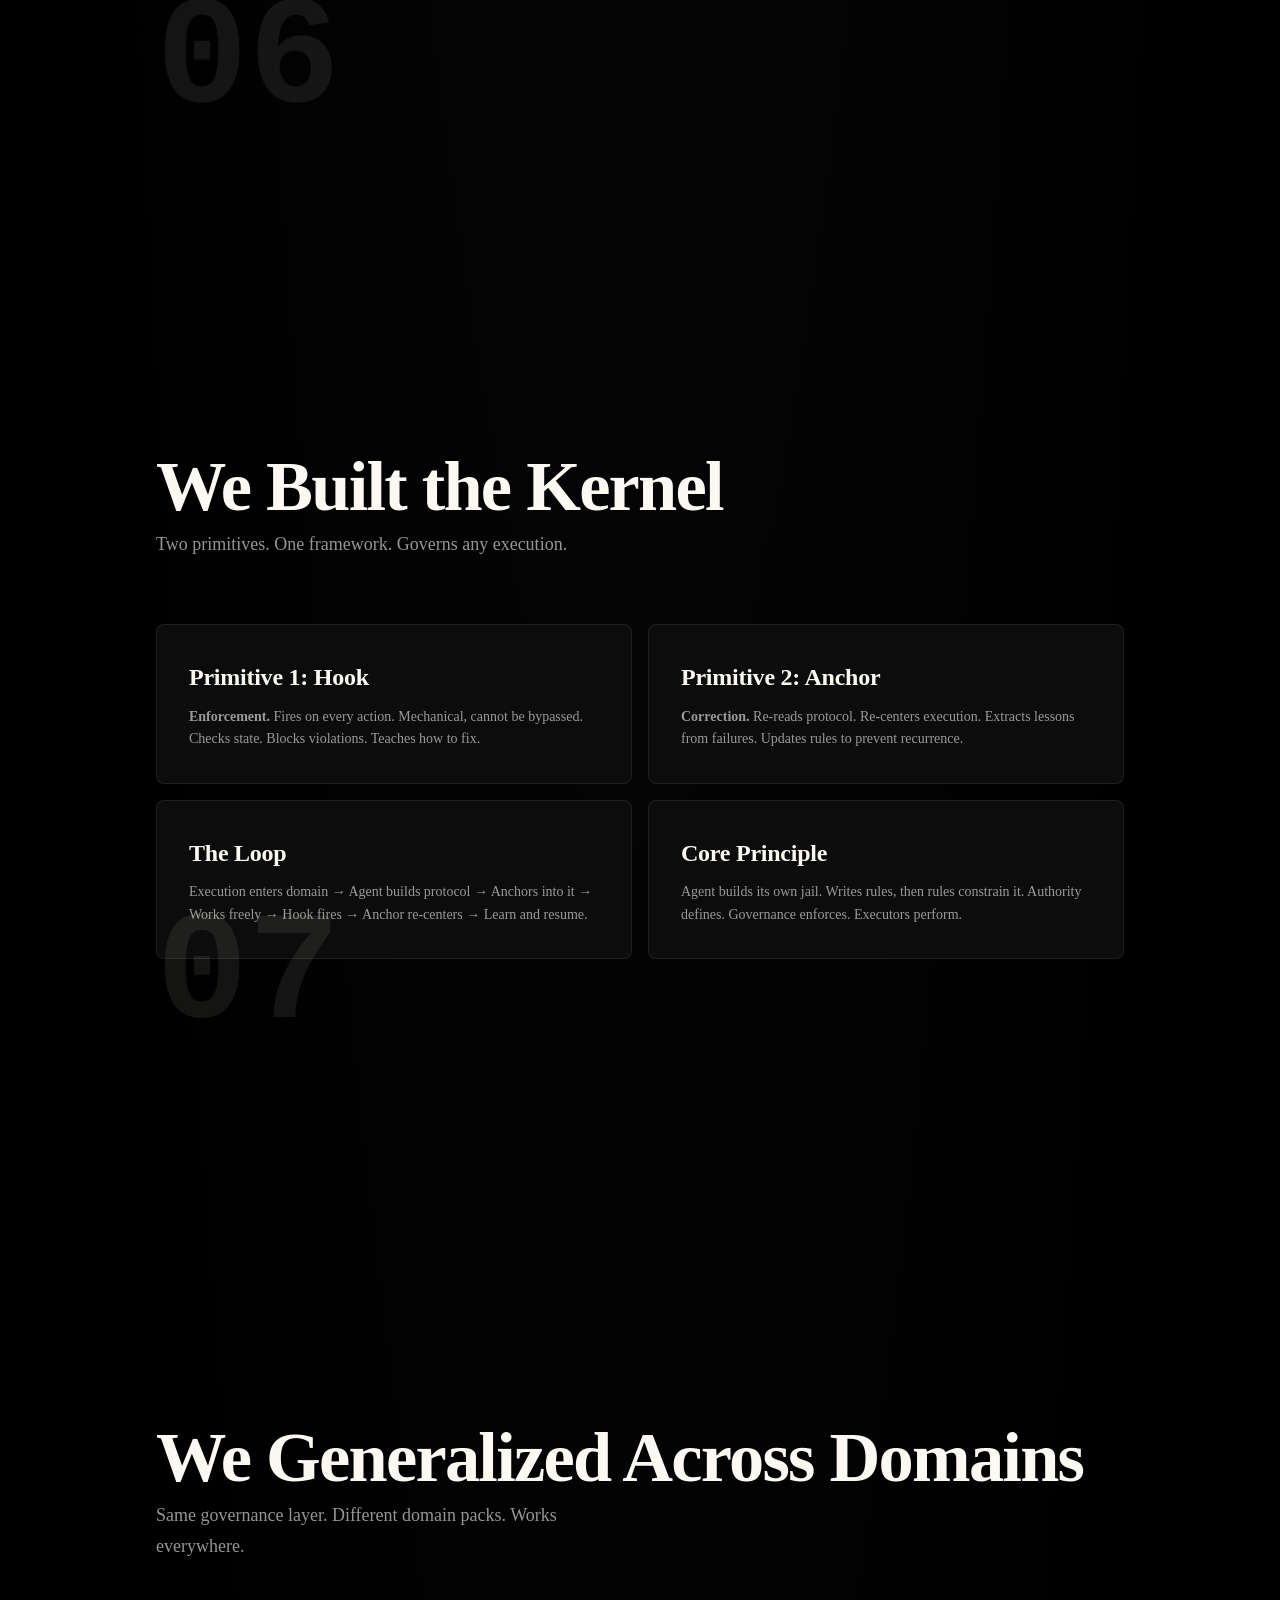
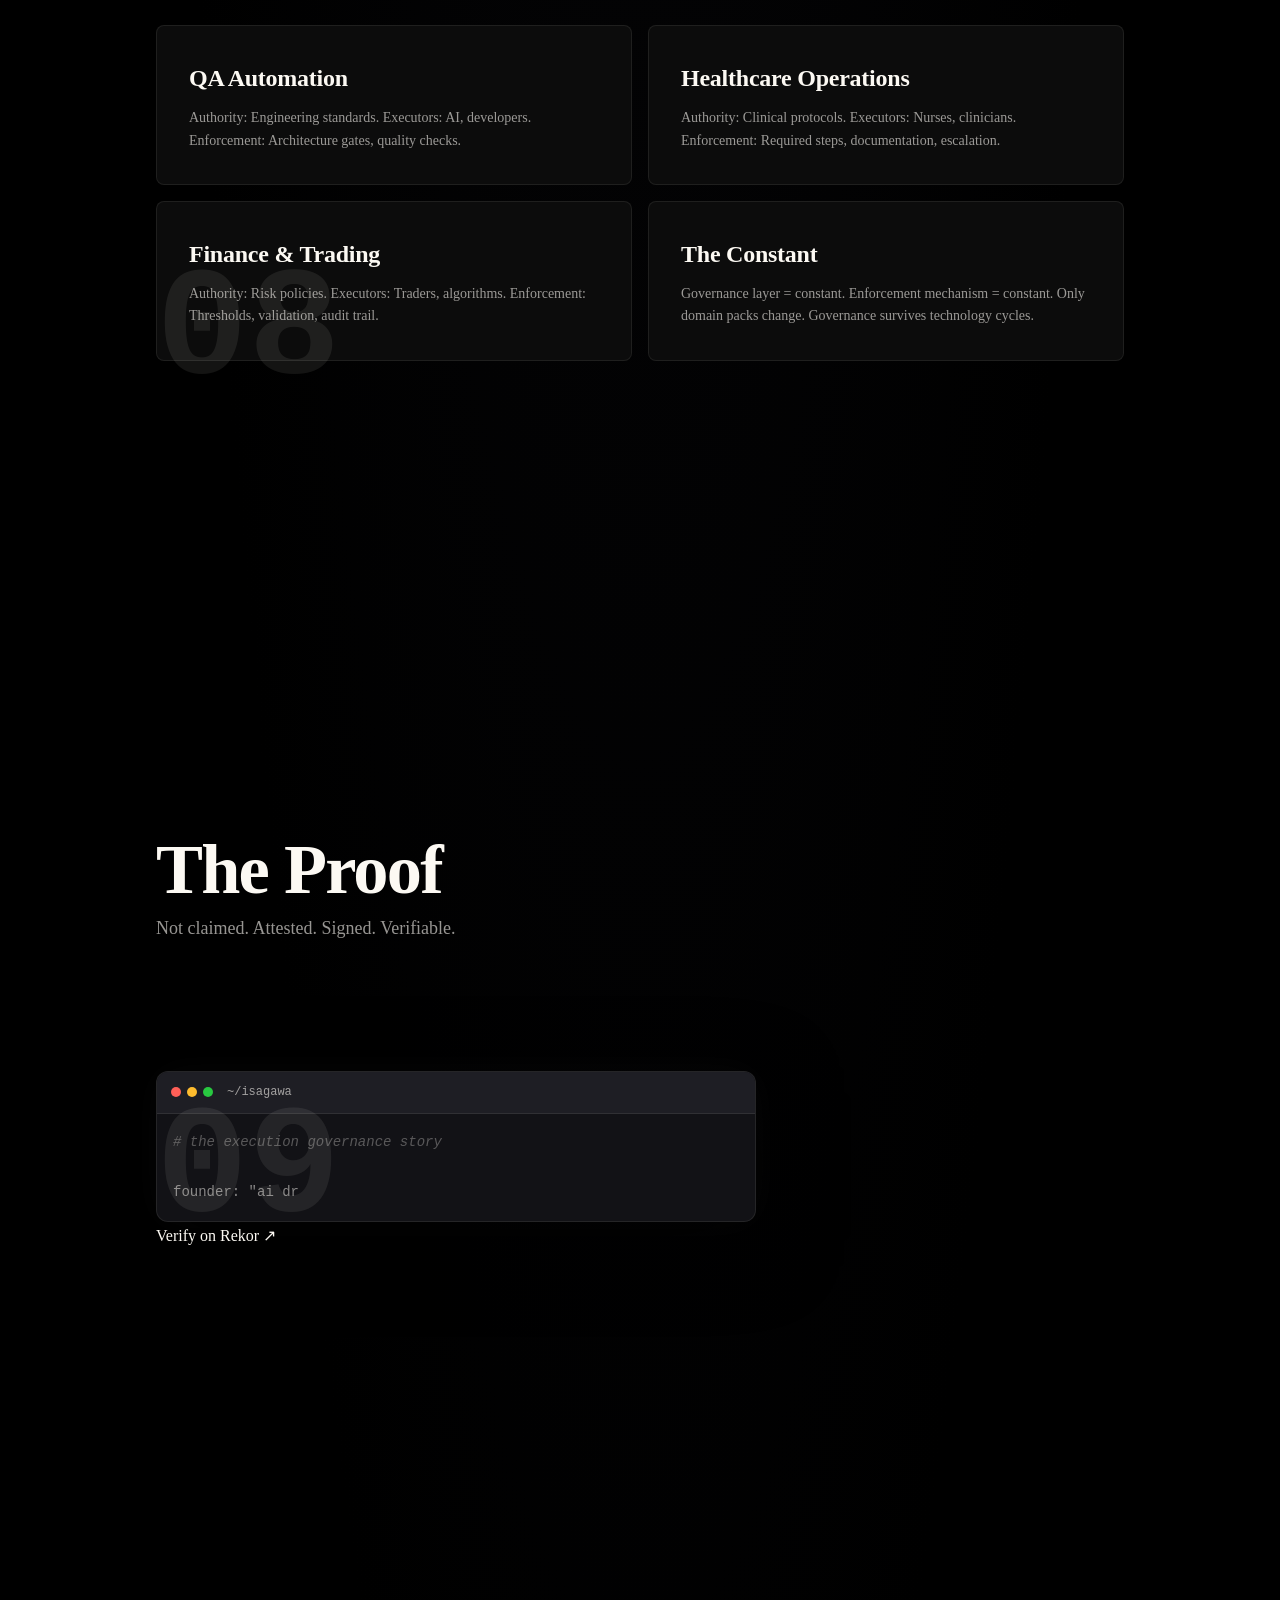
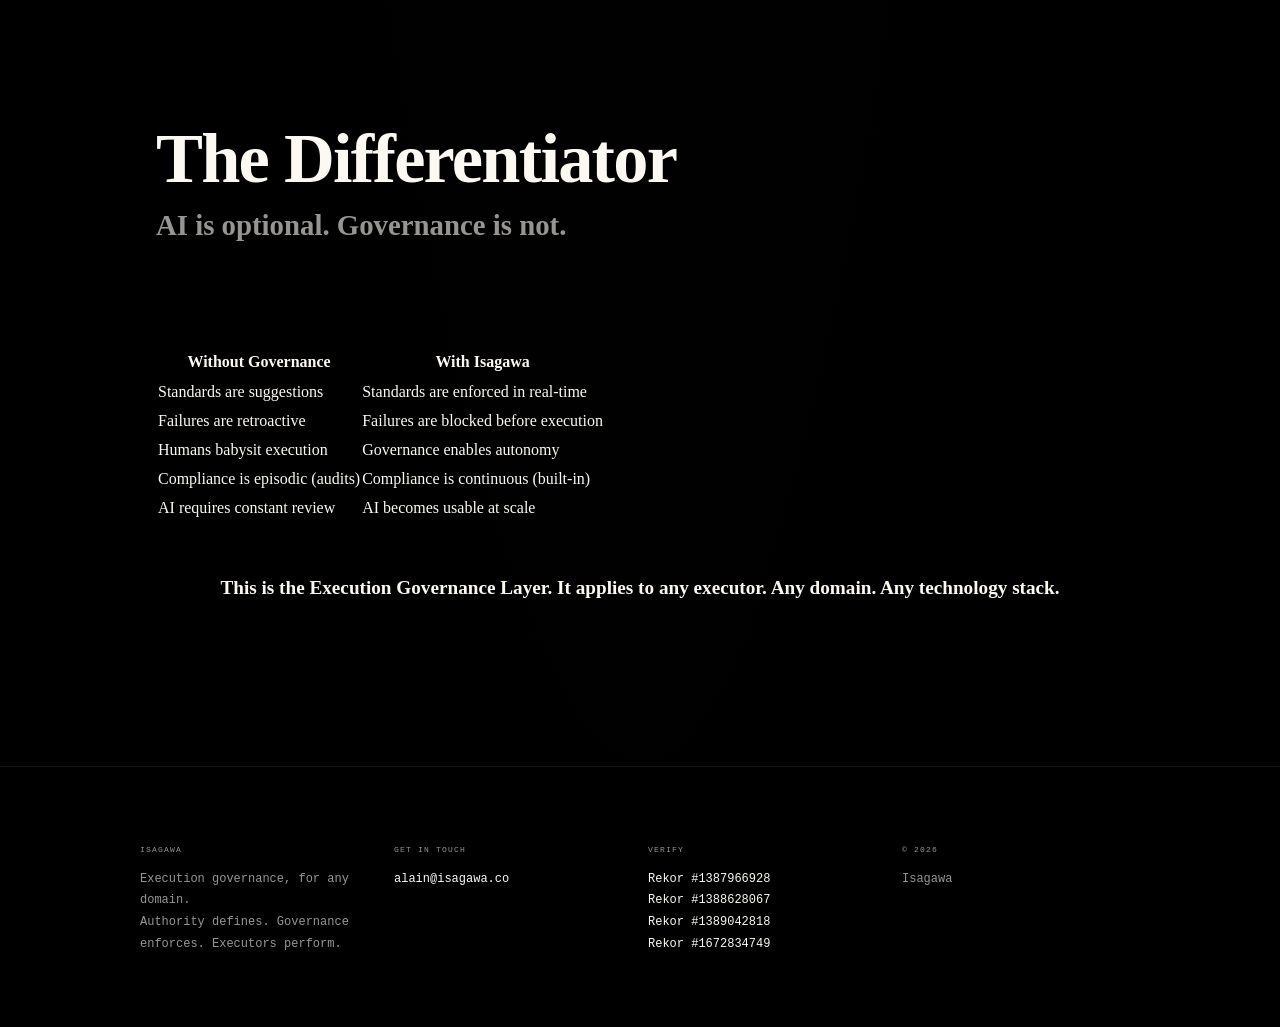
<file: story.html>
<!DOCTYPE html>
<html lang="en">
<head>
  <meta charset="UTF-8">
  <meta name="viewport" content="width=device-width, initial-scale=1.0">
  <title>Isagawa | The Execution Governance Story</title>
  <link rel="stylesheet" href="styles.css">
  <link rel="stylesheet" href="pill-nav.css">
  <style>
    /* Story page: full-screen sections, centered content like index.html */
    #hero-story, #problem, #started, #discovered, #realized, #built, #generalized, #proof, #differentiator {
      min-height: 100vh;
      display: flex;
      flex-direction: column;
      justify-content: center;
    }
    /* Static terminal - no float animation, scrollable body */
    #proof .terminal {
      animation: none;
      transform: none;
    }
    #proof .terminal__body {
      height: auto;
      max-height: 480px;
      overflow-y: auto;
    }
  </style>
</head>
<body>
  <header class="site-header" aria-hidden="true"></header>

  <nav class="pill-nav" aria-label="Site navigation">
    <a href="index.html" class="pill-nav__logo">ISAGAWA</a>
    <div class="pill-nav__items">
      <a href="index.html">Home</a>
      <a href="kernel.html">Kernel</a>
      <a href="feed.html">Feed</a>
      <div class="pill-nav__dropdown">
        <button class="pill-nav__dropdown-trigger" aria-expanded="false" aria-haspopup="true">
          Products <span class="pill-nav__chevron" aria-hidden="true">▾</span>
        </button>
        <div class="pill-nav__dropdown-menu" role="menu">
          <a href="attestation.html" role="menuitem">Attestation</a>
          <a href="qa-platforms.html" role="menuitem">QA Platforms</a>
          <a href="ssh-compliance.html" role="menuitem">SSH Compliance</a>
          <a href="vibe-coder.html" role="menuitem">Vibe Coder</a>
          <a href="job-application.html" role="menuitem">AutoApply</a>
        </div>
      </div>
      <a href="story.html">The Story</a>
    </div>
    <a href="feed.html" class="pill-nav__count"><span id="nav-count">--</span> ✓</a>
  </nav>
  <div class="factory-origin"><a href="index.html">&larr; Built by the system it describes</a></div>

  <section id="hero-story" class="anchor-section parallax-section">
    <span class="anchor-section__number parallax-number reveal">01</span>
    <h1 class="reveal">Execution always requires governance. AI just makes its absence visible faster.</h1>
    <p class="anchor-section__subtitle reveal">We built a system that governs execution itself   independent of who performs it, what tools they use, or whether AI is involved at all.</p>
  </section>

  <section id="problem" class="anchor-section parallax-section">
    <span class="anchor-section__number parallax-number reveal">02</span>
    <h2 class="anchor-section__title reveal">The Problem</h2>
    <p class="anchor-section__subtitle reveal">Organizations define standards. Then execution ignores them.</p>
    <div class="anchor-section__content">
      <div class="evidence-grid reveal-stagger">
        <div class="evidence-card reveal" style="--stagger-index:0">
          <h3>Without Governance</h3>
          <p>Standards exist on paper. Steps get skipped under pressure. Compliance is retroactive. Failures appear late.</p>
        </div>
        <div class="evidence-card reveal" style="--stagger-index:1">
          <h3>With AI</h3>
          <p>The problem accelerates. AI doesn't skip intentionally   it hallucinates, drifts, and repeats the same mistakes.</p>
        </div>
        <div class="evidence-card reveal" style="--stagger-index:2">
          <h3>Current "Solution"</h3>
          <p>Humans babysit execution. Review everything. Fix failures retroactively. This doesn't scale.</p>
        </div>
      </div>
    </div>
  </section>

  <section id="started" class="anchor-section parallax-section">
    <span class="anchor-section__number parallax-number reveal">03</span>
    <h2 class="anchor-section__title reveal">We Started Here</h2>
    <p class="anchor-section__subtitle reveal">Building test automation with AI, the problem became real.</p>
    <div class="anchor-section__content">
      <ol class="chain-list">
        <li>Built a 4-layer test framework <span class="chain-note">to constrain AI code generation</span></li>
        <li>Added 5 Golden Rules <span class="chain-note">to prevent architectural hallucinations</span></li>
        <li>Tried enforcing patterns through MCPs <span class="chain-note">external tool integration</span></li>
        <li>Discovered: Patterns alone don't stop drift <span class="chain-note">execution time is where it breaks</span></li>
        <li>Realized: The problem wasn't unique to QA <span class="chain-note">it was universal</span></li>
      </ol>
    </div>
  </section>

  <section id="discovered" class="anchor-section parallax-section">
    <span class="anchor-section__number parallax-number reveal">04</span>
    <h2 class="anchor-section__title reveal">We Discovered Minimalism</h2>
    <p class="anchor-section__subtitle reveal">Pi Framework taught us that simplicity beats infrastructure.</p>
    <div class="anchor-section__content">
      <div class="evidence-grid reveal-stagger">
        <div class="evidence-card reveal" style="--stagger-index:0">
          <span class="evidence-stat">6 → 2</span>
          <h3>Components to Primitives</h3>
          <p>Complex defense-in-depth (6 components) could be replaced by two primitives: enforcement and correction.</p>
        </div>
        <div class="evidence-card reveal" style="--stagger-index:1">
          <h3>The Key Insight</h3>
          <p>Stop trying to build infrastructure that prevents mistakes. Build infrastructure that catches them and teaches the system to never repeat them.</p>
        </div>
        <div class="evidence-card reveal" style="--stagger-index:2">
          <h3>The Principle</h3>
          <p>Two primitives: Hook (enforcement, mechanical) + Anchor (correction, learning). That's the entire kernel.</p>
        </div>
      </div>
    </div>
  </section>

  <section id="realized" class="anchor-section parallax-section">
    <span class="anchor-section__number parallax-number reveal">05</span>
    <h2 class="anchor-section__title reveal">We Realized It Wasn't About AI</h2>
    <p class="anchor-section__subtitle reveal">The problem is universal. AI just makes it visible.</p>
    <div class="anchor-section__content">
      <table class="info-table reveal">
        <tr>
          <th>Executor</th>
          <th>Problem</th>
          <th>Same Governance?</th>
        </tr>
        <tr>
          <td>AI Agent</td>
          <td>Drifts, hallucinates, repeats mistakes</td>
          <td>Yes</td>
        </tr>
        <tr>
          <td>Human Team</td>
          <td>Skips steps under pressure, inconsistent execution</td>
          <td>Yes</td>
        </tr>
        <tr>
          <td>Automation Scripts</td>
          <td>No feedback loop, silent failures</td>
          <td>Yes</td>
        </tr>
        <tr>
          <td>Humans + AI Mix</td>
          <td>Coordination breaks, standards drift across boundary</td>
          <td>Yes</td>
        </tr>
      </table>
      <p class="reveal" style="margin-top: 2rem; text-align: center;"><strong>One solution governs them all: Execution Governance Layer.</strong></p>
    </div>
  </section>

  <section id="built" class="anchor-section parallax-section">
    <span class="anchor-section__number parallax-number reveal">06</span>
    <h2 class="anchor-section__title reveal">We Built the Kernel</h2>
    <p class="anchor-section__subtitle reveal">Two primitives. One framework. Governs any execution.</p>
    <div class="anchor-section__content">
      <div class="evidence-grid reveal-stagger">
        <div class="evidence-card reveal" style="--stagger-index:0">
          <h3>Primitive 1: Hook</h3>
          <p><strong>Enforcement.</strong> Fires on every action. Mechanical, cannot be bypassed. Checks state. Blocks violations. Teaches how to fix.</p>
        </div>
        <div class="evidence-card reveal" style="--stagger-index:1">
          <h3>Primitive 2: Anchor</h3>
          <p><strong>Correction.</strong> Re-reads protocol. Re-centers execution. Extracts lessons from failures. Updates rules to prevent recurrence.</p>
        </div>
        <div class="evidence-card reveal" style="--stagger-index:2">
          <h3>The Loop</h3>
          <p>Execution enters domain → Agent builds protocol → Anchors into it → Works freely → Hook fires → Anchor re-centers → Learn and resume.</p>
        </div>
        <div class="evidence-card reveal" style="--stagger-index:3">
          <h3>Core Principle</h3>
          <p>Agent builds its own jail. Writes rules, then rules constrain it. Authority defines. Governance enforces. Executors perform.</p>
        </div>
      </div>
    </div>
  </section>

  <section id="generalized" class="anchor-section parallax-section">
    <span class="anchor-section__number parallax-number reveal">07</span>
    <h2 class="anchor-section__title reveal">We Generalized Across Domains</h2>
    <p class="anchor-section__subtitle reveal">Same governance layer. Different domain packs. Works everywhere.</p>
    <div class="anchor-section__content">
      <div class="evidence-grid reveal-stagger">
        <div class="evidence-card reveal" style="--stagger-index:0">
          <h3>QA Automation</h3>
          <p>Authority: Engineering standards. Executors: AI, developers. Enforcement: Architecture gates, quality checks.</p>
        </div>
        <div class="evidence-card reveal" style="--stagger-index:1">
          <h3>Healthcare Operations</h3>
          <p>Authority: Clinical protocols. Executors: Nurses, clinicians. Enforcement: Required steps, documentation, escalation.</p>
        </div>
        <div class="evidence-card reveal" style="--stagger-index:2">
          <h3>Finance & Trading</h3>
          <p>Authority: Risk policies. Executors: Traders, algorithms. Enforcement: Thresholds, validation, audit trail.</p>
        </div>
        <div class="evidence-card reveal" style="--stagger-index:3">
          <h3>The Constant</h3>
          <p>Governance layer = constant. Enforcement mechanism = constant. Only domain packs change. Governance survives technology cycles.</p>
        </div>
      </div>
    </div>
  </section>

  <section id="proof" class="anchor-section parallax-section">
    <span class="anchor-section__number parallax-number reveal">08</span>
    <h2 class="anchor-section__title reveal">The Proof</h2>
    <p class="anchor-section__subtitle reveal">Not claimed. Attested. Signed. Verifiable.</p>
    <div class="anchor-section__content">
      <div class="terminal">
        <div class="terminal__header">
          <span class="terminal__dot terminal__dot--red"></span>
          <span class="terminal__dot terminal__dot--yellow"></span>
          <span class="terminal__dot terminal__dot--green"></span>
          <span class="terminal__title">~/isagawa</span>
        </div>
        <div class="terminal__body" id="terminal-body"><span class="terminal__cursor"></span></div>
      </div>
      <a href="https://search.sigstore.dev/?logIndex=1672834749" class="rekor-link" id="story-rekor-link" target="_blank" rel="noopener">Verify on Rekor &#8599;</a>
    </div>
  </section>

  <section id="differentiator" class="anchor-section parallax-section">
    <span class="anchor-section__number parallax-number reveal">09</span>
    <h2 class="anchor-section__title reveal">The Differentiator</h2>
    <p class="anchor-section__subtitle reveal" style="font-size: 1.8rem; font-weight: bold;">AI is optional. Governance is not.</p>
    <div class="anchor-section__content">
      <table class="info-table reveal" style="margin-top: 2rem;">
        <tr>
          <th>Without Governance</th>
          <th>With Isagawa</th>
        </tr>
        <tr>
          <td>Standards are suggestions</td>
          <td>Standards are enforced in real-time</td>
        </tr>
        <tr>
          <td>Failures are retroactive</td>
          <td>Failures are blocked before execution</td>
        </tr>
        <tr>
          <td>Humans babysit execution</td>
          <td>Governance enables autonomy</td>
        </tr>
        <tr>
          <td>Compliance is episodic (audits)</td>
          <td>Compliance is continuous (built-in)</td>
        </tr>
        <tr>
          <td>AI requires constant review</td>
          <td>AI becomes usable at scale</td>
        </tr>
      </table>
      <p class="reveal" style="margin-top: 3rem; text-align: center; font-size: 1.2rem;"><strong>This is the Execution Governance Layer. It applies to any executor. Any domain. Any technology stack.</strong></p>
    </div>
  </section>

  <footer>
    <div class="footer__grid">
      <div class="footer__col">
        <p class="footer__col-header">Isagawa</p>
        <p>Execution governance, for any domain.</p>
        <p>Authority defines. Governance enforces. Executors perform.</p>
      </div>
      <div class="footer__col">
        <p class="footer__col-header">Get in touch</p>
        <a href="mailto:alain@isagawa.co">alain@isagawa.co</a>
      </div>
      <div class="footer__col">
        <p class="footer__col-header">Verify</p>
        <a href="https://search.sigstore.dev/?logIndex=1387966928" target="_blank" rel="noopener">Rekor #1387966928</a>
        <a href="https://search.sigstore.dev/?logIndex=1388628067" target="_blank" rel="noopener">Rekor #1388628067</a>
        <a href="https://search.sigstore.dev/?logIndex=1389042818" target="_blank" rel="noopener">Rekor #1389042818</a>
        <a href="https://search.sigstore.dev/?logIndex=1672834749" target="_blank" rel="noopener">Rekor #1672834749</a>
      </div>
      <div class="footer__col">
        <p class="footer__col-header">&copy; 2026</p>
        <p>Isagawa</p>
      </div>
    </div>
  </footer>

  <script>
  (function() {
    'use strict';
    const body = document.getElementById('terminal-body');
    if (!body) return;

    const CHAR_DELAY = 35;
    const LINE_DELAY = 400;
    const LOOP_DELAY = 3500;

    const lines = [
      { text: '# the execution governance story', cls: 'terminal__line--comment' },
      { text: '', cls: '' },
      { text: 'founder: "ai drifts. humans skip steps. we need universal execution governance."', cls: 'terminal__line--user' },
      { text: 'founder: "built it from first principles. two primitives do what six components tried."', cls: 'terminal__line--user' },
      { text: 'founder: "it works for ai, humans, automation. any executor, any domain."', cls: 'terminal__line--user' },
      { text: '', cls: '' },
      { text: 'design synthesis \u2192 80+ attested runs', cls: 'terminal__line--hash' },
      { text: 'governance layer \u2192 9 repos produced', cls: 'terminal__line--hash' },
      { text: 'execution audited \u2192 rekor attestation', cls: 'terminal__line--hash' },
      { text: '', cls: '' },
      { text: '> the kernel is now open source', cls: 'terminal__line--prompt' },
      { text: '', cls: '' },
      { text: '  authority defines standards', cls: '' },
      { text: '  governance enforces them', cls: '' },
      { text: '  executors perform under governance', cls: '' },
      { text: '', cls: '' },
      { text: '  ai is optional.', cls: '' },
      { text: '  governance is not.', cls: 'terminal__line--emphasis' },
      { text: '', cls: '' },
    ];

    function typewriteLine(el, text) {
      return new Promise(resolve => {
        let i = 0;
        el.textContent = '';
        function type() {
          if (i < text.length) {
            el.textContent += text[i++];
            setTimeout(type, CHAR_DELAY);
          } else {
            resolve();
          }
        }
        type();
      });
    }

    async function animate() {
      body.innerHTML = '';
      for (const line of lines) {
        const el = document.createElement('div');
        el.className = 'terminal__line ' + (line.cls || '');
        body.appendChild(el);
        body.scrollTop = body.scrollHeight;
        if (!line.text) {
          el.innerHTML = '&nbsp;';
          await new Promise(r => setTimeout(r, LINE_DELAY / 2));
        } else {
          await typewriteLine(el, line.text);
          body.scrollTop = body.scrollHeight;
          await new Promise(r => setTimeout(r, LINE_DELAY));
        }
      }
      await new Promise(r => setTimeout(r, LOOP_DELAY));
      animate();
    }

    animate();
  })();
  </script>

  <script>
  (function() {
    var reveals = document.querySelectorAll('.reveal');
    if (!reveals.length) return;
    if (window.matchMedia('(prefers-reduced-motion: reduce)').matches) { reveals.forEach(function(el) { el.classList.add('revealed'); }); return; }
    var observer = new IntersectionObserver(function(entries) {
      entries.forEach(function(entry) { if (entry.isIntersecting) { entry.target.classList.add('revealed'); observer.unobserve(entry.target); } });
    }, { threshold: 0.15 });
    reveals.forEach(function(el) { observer.observe(el); });
  })();
  </script>

  <script>
  (function() {
    if (window.matchMedia('(prefers-reduced-motion: reduce)').matches) return;
    var numbers = document.querySelectorAll('.parallax-number');
    if (!numbers.length) return;
    var ticking = false;
    function update() {
      var scrollY = window.scrollY;
      numbers.forEach(function(el) { var rect = el.getBoundingClientRect(); var offset = (rect.top + scrollY - scrollY) * 0.4; el.style.transform = 'translateY(' + (offset * -0.15) + 'px)'; });
      ticking = false;
    }
    window.addEventListener('scroll', function() { if (!ticking) { requestAnimationFrame(update); ticking = true; } }, { passive: true });
  })();
  </script>
  <script src="pill-nav.js"></script>

</body>
</html>
</file>
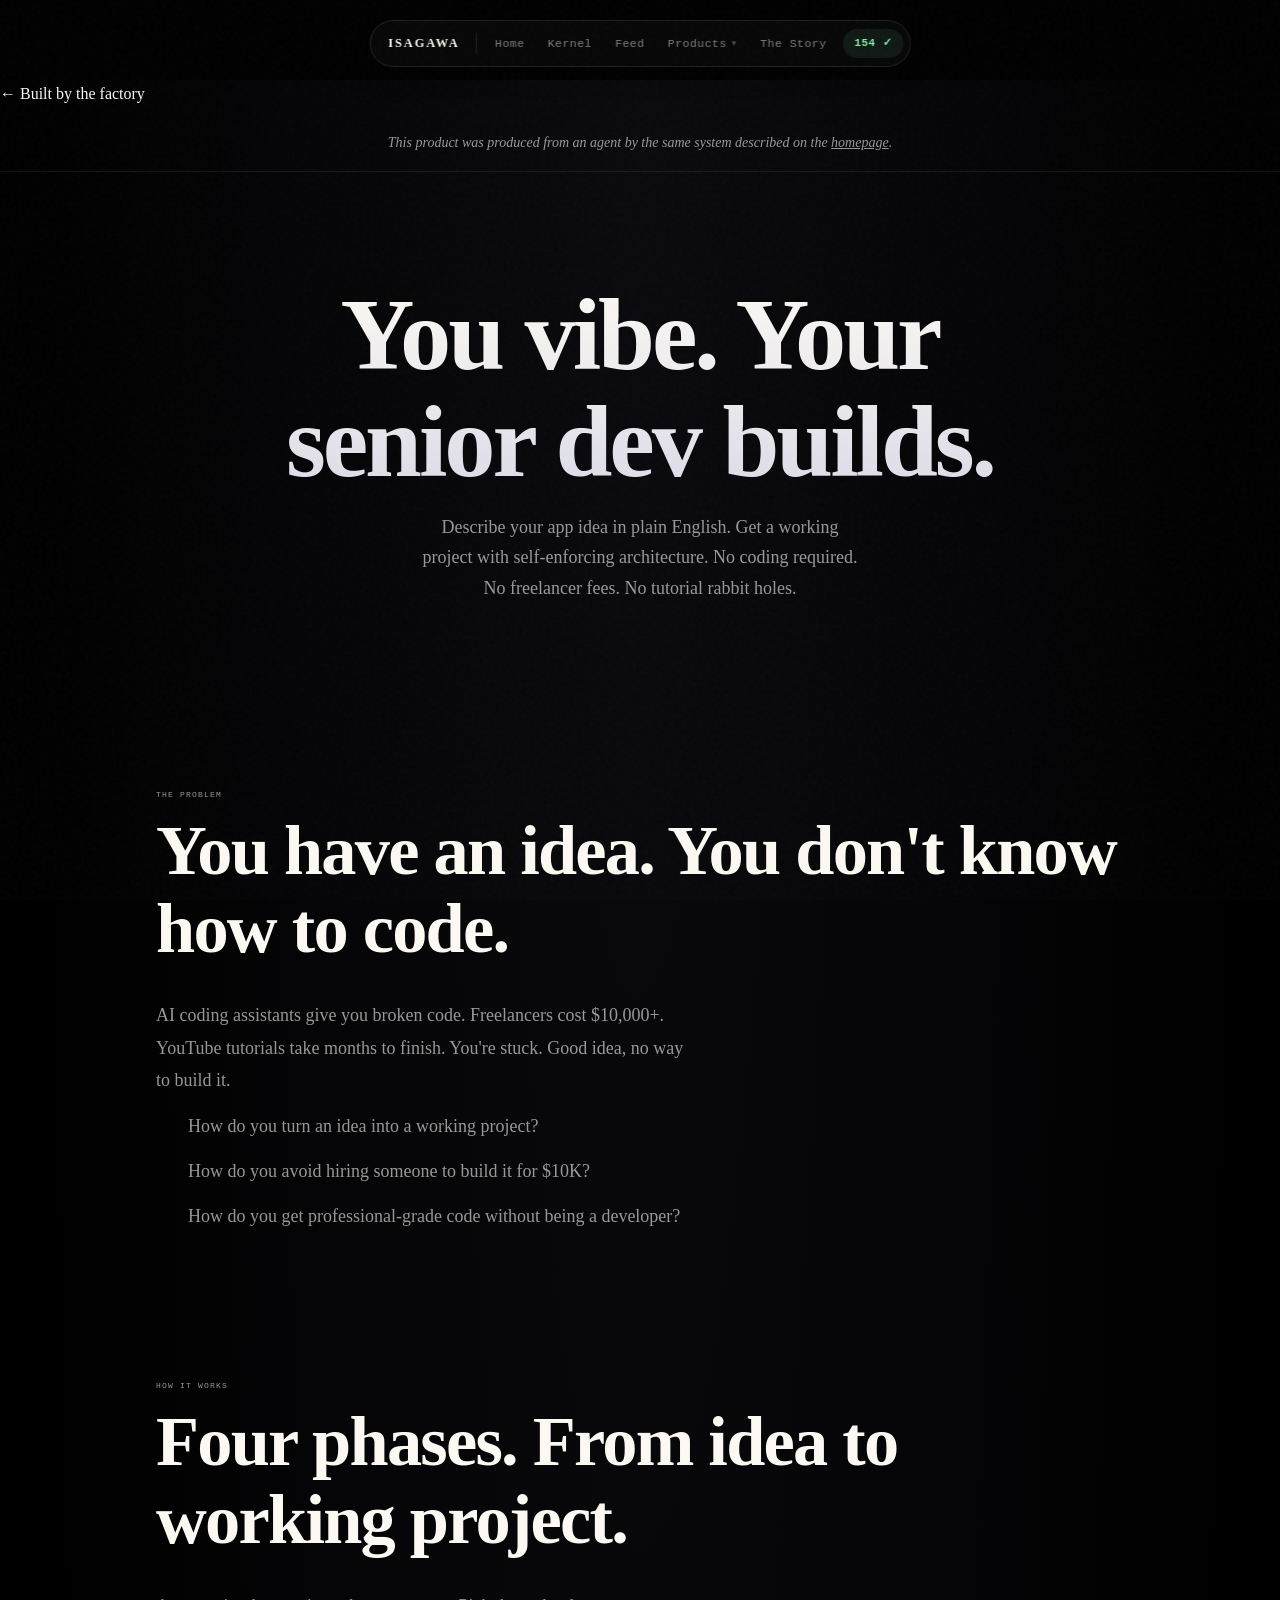
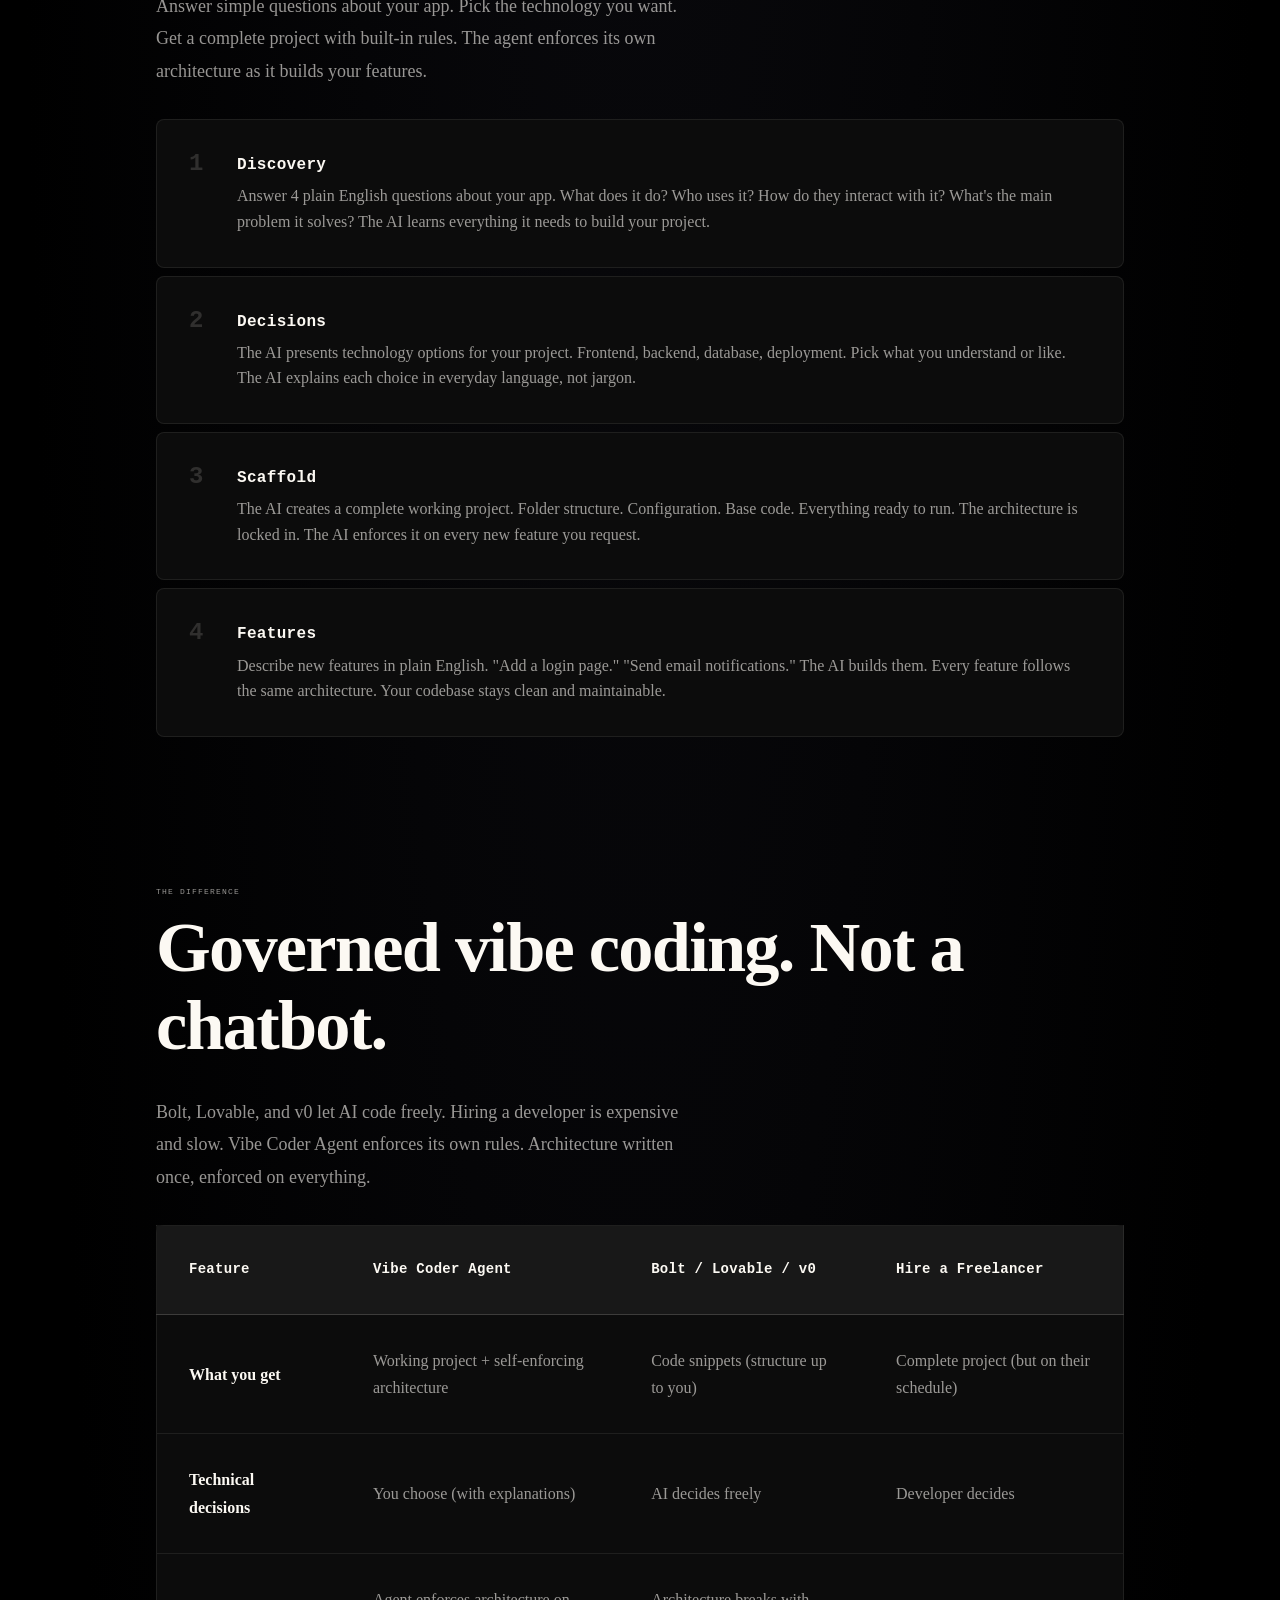
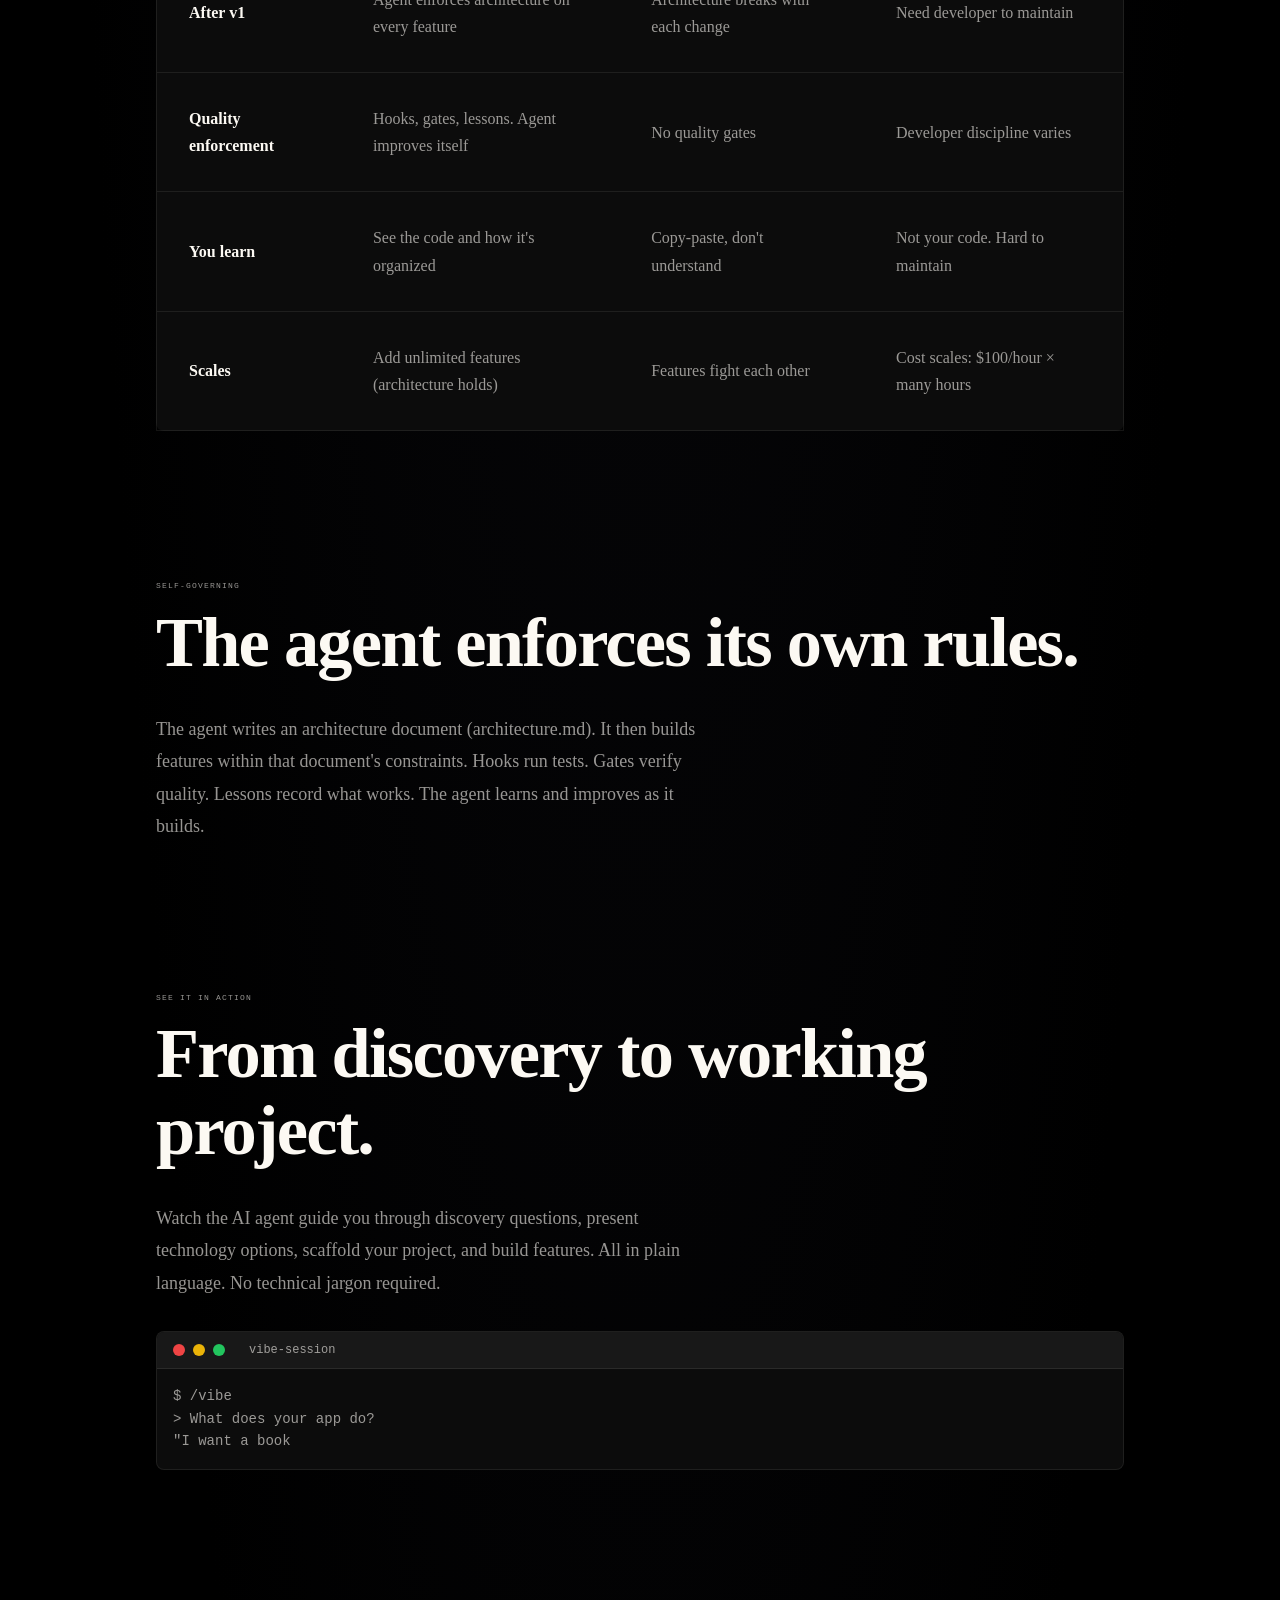
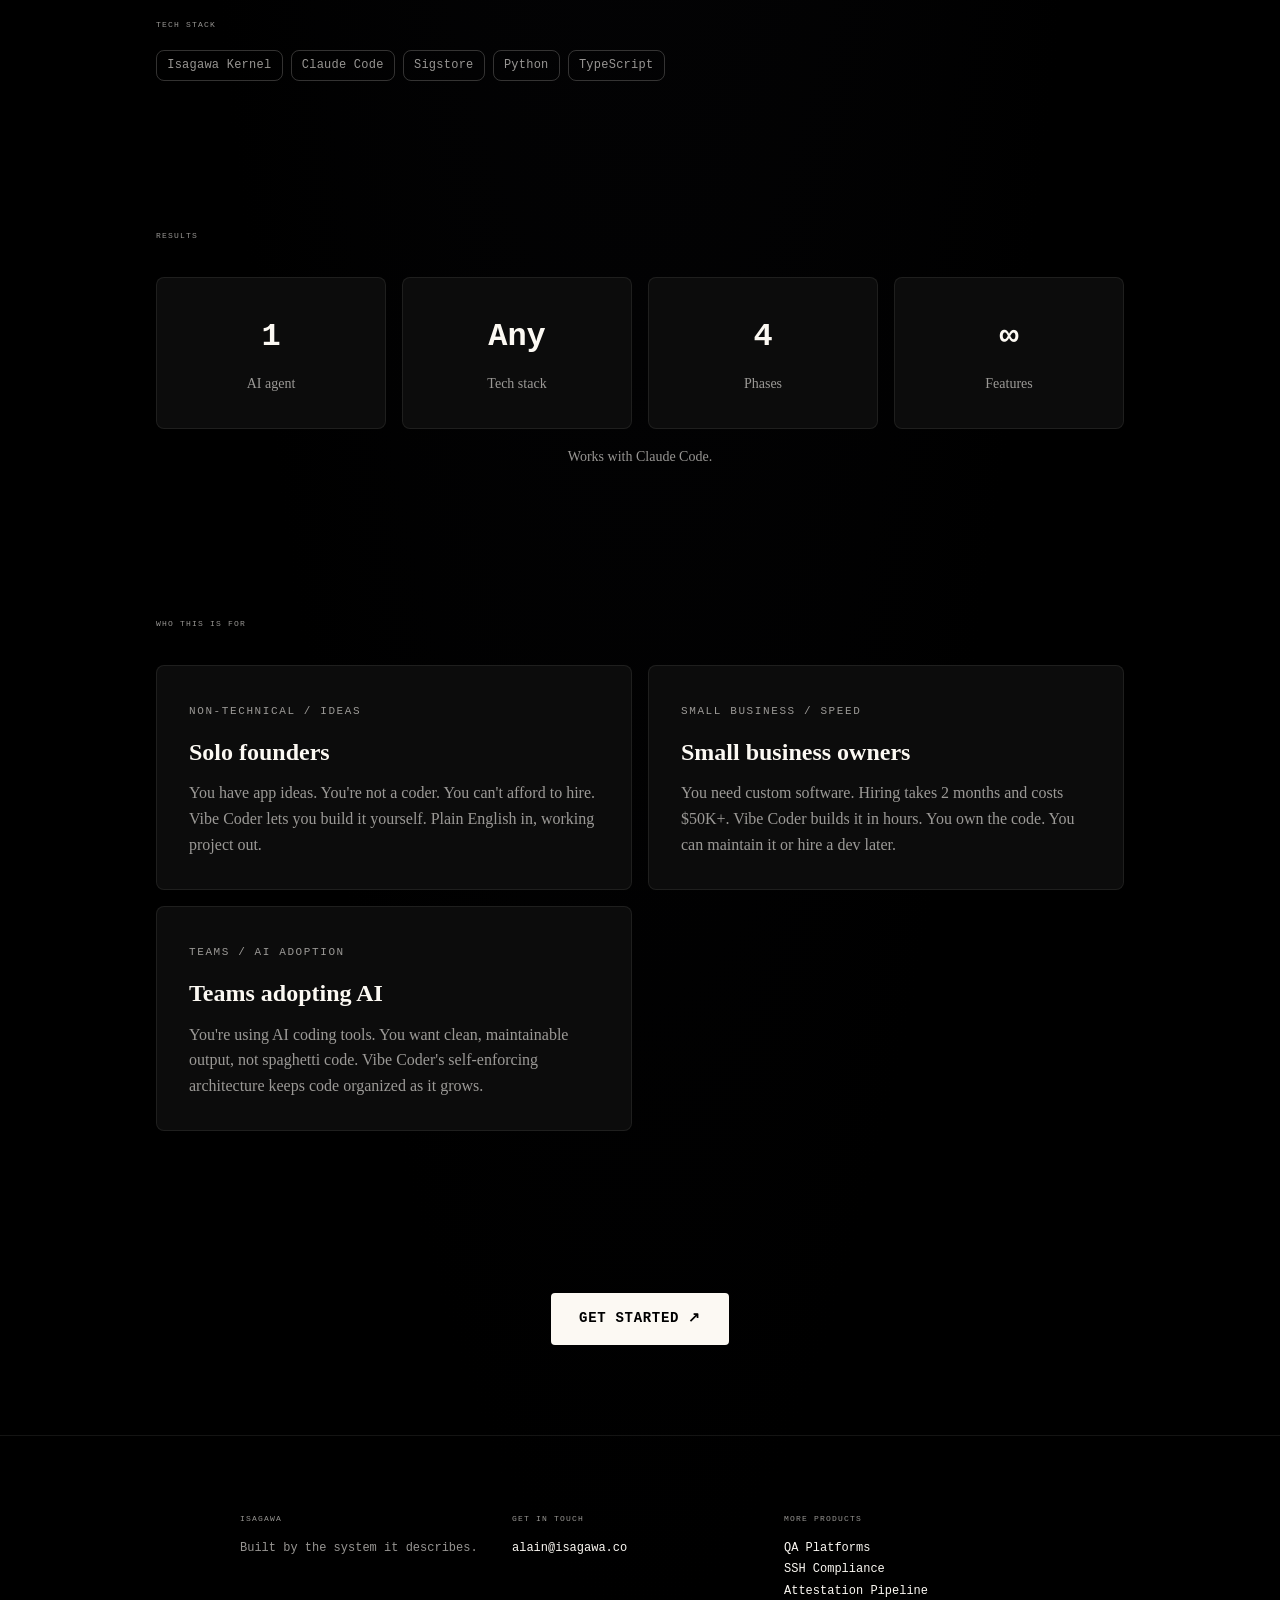
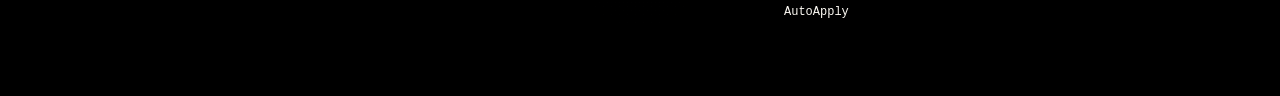
<file: vibe-coder.html>
<!DOCTYPE html>
<html lang="en">
<head>
  <meta charset="UTF-8">
  <meta name="viewport" content="width=device-width, initial-scale=1.0">
  <title>Isagawa | Vibe Coder Agent</title>
  <link rel="stylesheet" href="vibe-coder.css">
  <link rel="stylesheet" href="pill-nav.css">
</head>
<body>
  <header class="site-header" aria-hidden="true"></header>

  <nav class="pill-nav" aria-label="Site navigation">
    <a href="index.html" class="pill-nav__logo">ISAGAWA</a>
    <div class="pill-nav__items">
      <a href="index.html">Home</a>
      <a href="kernel.html">Kernel</a>
      <a href="feed.html">Feed</a>
      <div class="pill-nav__dropdown">
        <button class="pill-nav__dropdown-trigger" aria-expanded="false" aria-haspopup="true">
          Products <span class="pill-nav__chevron" aria-hidden="true">▾</span>
        </button>
        <div class="pill-nav__dropdown-menu" role="menu">
          <a href="attestation.html" role="menuitem">Attestation</a>
          <a href="qa-platforms.html" role="menuitem">QA Platforms</a>
          <a href="ssh-compliance.html" role="menuitem">SSH Compliance</a>
          <a href="vibe-coder.html" role="menuitem">Vibe Coder</a>
          <a href="job-application.html" role="menuitem">AutoApply</a>
        </div>
      </div>
      <a href="story.html">The Story</a>
    </div>
    <a href="feed.html" class="pill-nav__count"><span id="nav-count">--</span> ✓</a>
  </nav>
  <div class="factory-origin"><a href="index.html">&larr; Built by the factory</a></div>

  <div class="loop-badge">
    This product was produced from an agent by the same system described on the <a href="index.html#self-extension">homepage</a>.
  </div>

  <section class="hero">
    <h1>You vibe. Your senior dev builds.</h1>
    <p class="hero__sub">Describe your app idea in plain English. Get a working project with self-enforcing architecture. No coding required. No freelancer fees. No tutorial rabbit holes.</p>
  </section>

  <section class="page-section">
    <p class="page-section__label">The Problem</p>
    <h2>You have an idea. You don't know how to code.</h2>
    <p class="page-section__narrative">AI coding assistants give you broken code. Freelancers cost $10,000+. YouTube tutorials take months to finish. You're stuck. Good idea, no way to build it.</p>
    <ul class="problem-list">
      <li>How do you turn an idea into a working project?</li>
      <li>How do you avoid hiring someone to build it for $10K?</li>
      <li>How do you get professional-grade code without being a developer?</li>
    </ul>
  </section>

  <section class="page-section">
    <p class="page-section__label">How It Works</p>
    <h2>Four phases. From idea to working project.</h2>
    <p class="page-section__narrative">Answer simple questions about your app. Pick the technology you want. Get a complete project with built-in rules. The agent enforces its own architecture as it builds your features.</p>
    <div class="flow-grid">
      <div class="flow-card">
        <span class="flow-num">1</span>
        <div class="flow-content">
          <h3>Discovery</h3>
          <p>Answer 4 plain English questions about your app. What does it do? Who uses it? How do they interact with it? What's the main problem it solves? The AI learns everything it needs to build your project.</p>
        </div>
      </div>
      <div class="flow-card reveal reveal-delay-1">
        <span class="flow-num">2</span>
        <div class="flow-content">
          <h3>Decisions</h3>
          <p>The AI presents technology options for your project. Frontend, backend, database, deployment. Pick what you understand or like. The AI explains each choice in everyday language, not jargon.</p>
        </div>
      </div>
      <div class="flow-card reveal reveal-delay-2">
        <span class="flow-num">3</span>
        <div class="flow-content">
          <h3>Scaffold</h3>
          <p>The AI creates a complete working project. Folder structure. Configuration. Base code. Everything ready to run. The architecture is locked in. The AI enforces it on every new feature you request.</p>
        </div>
      </div>
      <div class="flow-card reveal reveal-delay-3">
        <span class="flow-num">4</span>
        <div class="flow-content">
          <h3>Features</h3>
          <p>Describe new features in plain English. "Add a login page." "Send email notifications." The AI builds them. Every feature follows the same architecture. Your codebase stays clean and maintainable.</p>
        </div>
      </div>
    </div>
  </section>

  <section class="page-section">
    <p class="page-section__label reveal">The Difference</p>
    <h2 class="reveal">Governed vibe coding. Not a chatbot.</h2>
    <p class="page-section__narrative reveal">Bolt, Lovable, and v0 let AI code freely. Hiring a developer is expensive and slow. Vibe Coder Agent enforces its own rules. Architecture written once, enforced on everything.</p>
    <div class="comparison-table-wrapper reveal">
      <table class="comparison-table">
        <thead>
          <tr>
            <th>Feature</th>
            <th>Vibe Coder Agent</th>
            <th>Bolt / Lovable / v0</th>
            <th>Hire a Freelancer</th>
          </tr>
        </thead>
        <tbody>
          <tr>
            <td><strong>What you get</strong></td>
            <td>Working project + self-enforcing architecture</td>
            <td>Code snippets (structure up to you)</td>
            <td>Complete project (but on their schedule)</td>
          </tr>
          <tr>
            <td><strong>Technical decisions</strong></td>
            <td>You choose (with explanations)</td>
            <td>AI decides freely</td>
            <td>Developer decides</td>
          </tr>
          <tr>
            <td><strong>After v1</strong></td>
            <td>Agent enforces architecture on every feature</td>
            <td>Architecture breaks with each change</td>
            <td>Need developer to maintain</td>
          </tr>
          <tr>
            <td><strong>Quality enforcement</strong></td>
            <td>Hooks, gates, lessons. Agent improves itself</td>
            <td>No quality gates</td>
            <td>Developer discipline varies</td>
          </tr>
          <tr>
            <td><strong>You learn</strong></td>
            <td>See the code and how it's organized</td>
            <td>Copy-paste, don't understand</td>
            <td>Not your code. Hard to maintain</td>
          </tr>
          <tr>
            <td><strong>Scales</strong></td>
            <td>Add unlimited features (architecture holds)</td>
            <td>Features fight each other</td>
            <td>Cost scales: $100/hour × many hours</td>
          </tr>
        </tbody>
      </table>
    </div>
  </section>

  <section class="page-section">
    <p class="page-section__label reveal">Self-Governing</p>
    <h2 class="reveal">The agent enforces its own rules.</h2>
    <p class="page-section__narrative reveal">The agent writes an architecture document (architecture.md). It then builds features within that document's constraints. Hooks run tests. Gates verify quality. Lessons record what works. The agent learns and improves as it builds.</p>
  </section>

  <section class="page-section">
    <p class="page-section__label reveal">See It In Action</p>
    <h2 class="reveal">From discovery to working project.</h2>
    <p class="page-section__narrative reveal">Watch the AI agent guide you through discovery questions, present technology options, scaffold your project, and build features. All in plain language. No technical jargon required.</p>
    <div class="demo-terminal" id="demoTerminal">
      <div class="terminal__bar">
        <span class="terminal__dot terminal__dot--red"></span>
        <span class="terminal__dot terminal__dot--yellow"></span>
        <span class="terminal__dot terminal__dot--green"></span>
        <span class="terminal__title">vibe-session</span>
      </div>
      <div class="terminal__body" id="terminalBody"></div>
    </div>
  </section>

  <section class="page-section">
    <p class="page-section__label reveal">Tech Stack</p>
    <div class="badges reveal">
      <span class="badge">Isagawa Kernel</span>
      <span class="badge">Claude Code</span>
      <span class="badge">Sigstore</span>
      <span class="badge">Python</span>
      <span class="badge">TypeScript</span>
    </div>
  </section>

  <section class="page-section">
    <p class="page-section__label reveal">Results</p>
    <div class="results-grid reveal">
      <div class="result-card">
        <span class="result-stat">1</span>
        <span class="result-label">AI agent</span>
      </div>
      <div class="result-card">
        <span class="result-stat">Any</span>
        <span class="result-label">Tech stack</span>
      </div>
      <div class="result-card">
        <span class="result-stat">4</span>
        <span class="result-label">Phases</span>
      </div>
      <div class="result-card">
        <span class="result-stat">∞</span>
        <span class="result-label">Features</span>
      </div>
    </div>
    <p class="results-link">Works with Claude Code.</p>
  </section>

  <section class="page-section">
    <p class="page-section__label reveal">Who This Is For</p>
    <div class="evidence-grid">
      <div class="evidence-card reveal">
        <p class="card-tags">NON-TECHNICAL / IDEAS</p>
        <h3>Solo founders</h3>
        <p>You have app ideas. You're not a coder. You can't afford to hire. Vibe Coder lets you build it yourself. Plain English in, working project out.</p>
      </div>
      <div class="evidence-card reveal reveal-delay-1">
        <p class="card-tags">SMALL BUSINESS / SPEED</p>
        <h3>Small business owners</h3>
        <p>You need custom software. Hiring takes 2 months and costs $50K+. Vibe Coder builds it in hours. You own the code. You can maintain it or hire a dev later.</p>
      </div>
      <div class="evidence-card reveal reveal-delay-2">
        <p class="card-tags">TEAMS / AI ADOPTION</p>
        <h3>Teams adopting AI</h3>
        <p>You're using AI coding tools. You want clean, maintainable output, not spaghetti code. Vibe Coder's self-enforcing architecture keeps code organized as it grows.</p>
      </div>
    </div>
  </section>

  <section class="cta reveal">
    <a href="https://github.com/isagawa-co/vibe-coder-agent" class="cta-button" target="_blank" rel="noopener">Get Started ↗</a>
  </section>

  <footer>
    <div class="footer__grid">
      <div class="footer__col">
        <p class="footer__col-header">Isagawa</p>
        <p>Built by the system it describes.</p>
      </div>
      <div class="footer__col">
        <p class="footer__col-header">Get in touch</p>
        <a href="mailto:alain@isagawa.co">alain@isagawa.co</a>
      </div>
      <div class="footer__col">
        <p class="footer__col-header">More products</p>
        <a href="qa-platforms.html">QA Platforms</a>
        <a href="ssh-compliance.html">SSH Compliance</a>
        <a href="attestation.html">Attestation Pipeline</a>
        <a href="job-application.html">AutoApply</a>
      </div>
    </div>
  </footer>

  <script src="vibe-coder.js"></script>
  <script src="pill-nav.js"></script>
</body>
</html>
</file>
<file: styles.css>
:root {
  /* Backgrounds - derived from shader-colors.json body.backgroundColor: rgb(0, 0, 0)
     Shader uses a flat single-surface dark theme with no card elevations,
     so surface/elevated are subtle increments from pure black */
  --bg-primary: rgb(0, 0, 0);
  --bg-surface: rgb(12, 12, 12);
  --bg-elevated: rgb(24, 24, 24);

  /* Text - derived from shader-colors.json body.color: rgb(252, 249, 243)
     Warm off-white primary; secondary is reduced opacity for muted hierarchy */
  --text-primary: rgb(252, 249, 243);
  --text-secondary: rgba(252, 249, 243, 0.6);
  --text-accent: rgb(252, 249, 243);

  /* Accent - derived from shader-colors.json customProperties --foreground: #fcf9f3
     Shader's accent IS the warm off-white foreground against pure black */
  --accent: #fcf9f3;
  --accent-hover: rgb(255, 255, 255);
  --accent-glow: rgba(252, 249, 243, 0.15);

  /* Borders - derived from shader-surfaces.json (no visible borders in source,
     so derived as opacity variants of the text color for subtle/strong hierarchy) */
  --border-subtle: rgba(252, 249, 243, 0.08);
  --border-strong: rgba(252, 249, 243, 0.2);

  /* Font families - derived from shader-typography.json
     Shader uses "STIX Two Text" exclusively (serif) with Times New Roman fallback.
     Body and heading share the same stack; mono added for code/terminal elements. */
  --font-heading: "STIX Two Text", "STIX Two Text Fallback", serif;
  --font-body: "STIX Two Text", "STIX Two Text Fallback", serif;
  --font-mono: "SF Mono", "Fira Code", "Fira Mono", "Roboto Mono", monospace;

  /* Type scale - derived from shader-typography.json base fontSize: 16px (1rem)
     Shader renders all elements at 16px; scale built around that base
     using a ~1.25 ratio for heading progression */
  --text-xs: 0.75rem;
  --text-sm: 0.875rem;
  --text-base: 1rem;
  --text-lg: 1.125rem;
  --text-xl: 1.25rem;
  --text-2xl: 1.5rem;
  --text-3xl: 2rem;
  --text-hero: 3rem;

  /* Spacing scale - derived from suero-spacing.json
     Base unit: 16px (grid gap), section padding: 64px, container margin: ~20.64px.
     Scale built from grid gap as anchor with 2x progression */
  --space-xs: 0.25rem;
  --space-sm: 0.5rem;
  --space-md: 1rem;
  --space-lg: 2rem;
  --space-xl: 4rem;
  --space-section: 4rem;

  /* Layout - derived from suero-spacing.json
     maxWidth: 1920px (container[0-19]), grid gap: 16px (all grids) */
  --max-width: 1920px;
  --grid-gap: 1rem;

  /* Button component tokens - derived from accent + spacing primitives */
  --btn-bg: var(--accent);
  --btn-text: var(--bg-primary);
  --btn-radius: 0.25rem;
  --btn-padding: var(--space-sm) var(--space-md);

  /* Card component tokens - derived from surface + border + spacing primitives */
  --card-bg: var(--bg-surface);
  --card-border: var(--border-subtle);
  --card-radius: 0.5rem;
  --card-padding: var(--space-lg);

  /* Badge tokens - spec type variants derived from accent palette
     Three distinct hues against the dark theme: blue (BUILD), green (WORKSPACE), amber (OPERATE) */
  --badge-build-bg: rgba(96, 165, 250, 0.15);
  --badge-build-text: rgb(147, 197, 253);
  --badge-workspace-bg: rgba(74, 222, 128, 0.15);
  --badge-workspace-text: rgb(134, 239, 172);
  --badge-operate-bg: rgba(251, 191, 36, 0.15);
  --badge-operate-text: rgb(253, 224, 71);
}

/* Factory origin strip - product pages only */
.factory-origin {
  display: block;
  width: 100%;
  padding: 0.4rem 2rem;
  font-size: 0.7rem;
  letter-spacing: 0.08em;
  text-transform: uppercase;
  opacity: 0.5;
  border-bottom: 1px solid var(--border, rgba(255,255,255,0.08));
  text-align: left;
}
.factory-origin a {
  color: inherit;
  text-decoration: none;
}
.factory-origin a:hover {
  opacity: 1;
  text-decoration: underline;
}

/* Smooth Scroll */
html {
  scroll-behavior: smooth;
}

#seed, #growth, #self-extension, #this-page, #provenance {
  scroll-margin-top: 60px;
}

/* Reset */
*,
*::before,
*::after {
  box-sizing: border-box;
}

* {
  margin: 0;
  padding: 0;
}

/* Base */
body {
  font-family: var(--font-body);
  font-size: var(--text-base);
  line-height: 1.7;
  background: radial-gradient(ellipse at 50% 0%, rgb(10, 10, 14) 0%, rgb(0, 0, 0) 70%);
  color: var(--text-primary);
  min-height: 100vh;
}

/* Grain overlay */
body::before {
  content: '';
  position: fixed;
  top: 0;
  left: 0;
  width: 100%;
  height: 100%;
  opacity: 0.025;
  pointer-events: none;
  z-index: 9999;
  background-image: url("data:image/svg+xml,%3Csvg viewBox='0 0 256 256' xmlns='http://www.w3.org/2000/svg'%3E%3Cfilter id='noise'%3E%3CfeTurbulence type='fractalNoise' baseFrequency='0.9' numOctaves='4' stitchTiles='stitch'/%3E%3C/filter%3E%3Crect width='100%25' height='100%25' filter='url(%23noise)'/%3E%3C/svg%3E");
}

h1, h2, h3, h4, h5, h6 {
  font-family: var(--font-heading);
}

a {
  color: var(--accent);
  text-decoration: none;
}

/* Layout */
.container {
  max-width: var(--max-width);
  margin: 0 auto;
  padding: 0 var(--space-md);
}

.section {
  padding: var(--space-section) 0;
}

.grid {
  display: grid;
  gap: var(--grid-gap);
}

/* Nav */
.site-header {
  position: fixed;
  top: 0;
  left: 0;
  right: 0;
  z-index: 100;
  background: rgba(0, 0, 0, 0.9);
  backdrop-filter: blur(8px);
  border-bottom: 1px solid var(--border-subtle);
}

.nav {
  display: flex;
  align-items: center;
  justify-content: space-between;
  padding: var(--space-sm) var(--space-md);
  max-width: var(--max-width);
  margin: 0 auto;
}

.nav__logo {
  font-family: var(--font-heading);
  font-size: var(--text-lg);
  font-weight: 700;
  color: var(--accent);
  letter-spacing: 0.2em;
}

.nav__links {
  display: flex;
  list-style: none;
  gap: var(--space-lg);
}

.nav__links a {
  font-family: var(--font-mono);
  font-size: var(--text-xs);
  color: var(--text-secondary);
  letter-spacing: 0.05em;
  transition: color 0.2s ease;
  position: relative;
}

.nav__links a::after {
  content: '';
  position: absolute;
  bottom: -2px;
  left: 50%;
  width: 0;
  height: 1px;
  background: var(--accent);
  transition: width 200ms ease, left 200ms ease;
}

.nav__links a:hover {
  color: var(--accent);
}

.nav__links a:hover::after {
  width: 100%;
  left: 0;
}

.attested-counter a {
  color: rgba(134, 239, 172, 0.7);
  font-size: var(--text-xs);
}

.attested-counter a:hover {
  color: rgb(134, 239, 172);
}

.counter-number {
  font-weight: 700;
}

.nav__hamburger {
  display: none;
  flex-direction: column;
  gap: 4px;
  background: transparent;
  border: none;
  cursor: pointer;
  padding: var(--space-xs);
}

.nav__hamburger-line {
  display: block;
  width: 20px;
  height: 2px;
  background: var(--text-primary);
  transition: transform 0.2s ease;
}

/* Footer */
footer {
  padding: clamp(4rem, 8vh, 6rem) var(--space-md);
  border-top: 1px solid var(--border-subtle);
}

.footer__grid {
  display: grid;
  grid-template-columns: repeat(4, 1fr);
  gap: var(--grid-gap);
  max-width: 1000px;
  margin: 0 auto;
}

.footer__col-header {
  font-family: var(--font-mono);
  font-variant: all-small-caps;
  letter-spacing: 0.1em;
  font-size: var(--text-xs);
  color: var(--text-secondary);
  margin-bottom: var(--space-sm);
}

.footer__col p,
.footer__col a {
  font-family: var(--font-mono);
  font-size: var(--text-xs);
  color: var(--text-secondary);
  line-height: 1.8;
}

.footer__col a {
  color: var(--accent);
  display: block;
}

.footer__col a:hover {
  text-decoration: underline;
}

/* Hero */
#hero {
  min-height: 100vh;
  display: flex;
  flex-direction: column;
  align-items: center;
  justify-content: center;
  text-align: center;
  padding: var(--space-xl) var(--space-md);
}

#hero h1 {
  font-size: clamp(4rem, 9vw, 8rem);
  font-weight: 700;
  letter-spacing: -0.04em;
  line-height: 1.0;
  background: linear-gradient(180deg, #fcf9f3 0%, #dcdce8 100%);
  -webkit-background-clip: text;
  -webkit-text-fill-color: transparent;
  background-clip: text;
  padding-bottom: 0.05em;
  margin-bottom: var(--space-md);
}

#hero h2 {
  font-size: clamp(1.25rem, 2vw, 1.5rem);
  font-weight: 400;
  color: var(--text-secondary);
  max-width: 50ch;
  margin-bottom: var(--space-sm);
}

#hero p {
  font-family: var(--font-mono);
  font-size: var(--text-sm);
  color: var(--text-secondary);
  max-width: 55ch;
  margin-bottom: var(--space-lg);
}

.hero__cta {
  display: inline-flex;
  align-items: center;
  gap: 0.5rem;
  background: var(--btn-bg);
  color: var(--btn-text);
  padding: 0.875rem 1.75rem;
  border-radius: var(--btn-radius);
  font-family: var(--font-mono);
  font-size: var(--text-sm);
  font-weight: 600;
  letter-spacing: 0.05em;
  text-transform: uppercase;
  transition: background 0.2s ease;
}

.hero__cta:hover {
  background: var(--accent-hover);
}

.hero__cta .arrow {
  display: inline-block;
  transition: transform 200ms ease;
}

.hero__cta:hover .arrow {
  transform: rotate(-45deg);
}

.hero__scroll-caption {
  display: block;
  font-family: var(--font-mono);
  font-size: var(--text-xs);
  color: var(--text-secondary);
  letter-spacing: 0.1em;
  margin-top: var(--space-md);
  margin-bottom: clamp(4rem, 8vh, 8rem);
}

/* Anchor Sections */
.anchor-section {
  padding: clamp(8rem, 18vh, 18rem) var(--space-md);
  max-width: 1000px;
  margin: 0 auto;
}

.anchor-section__number {
  font-family: var(--font-mono);
  font-size: clamp(5rem, 12vw, 11rem);
  font-weight: 700;
  color: rgba(252, 249, 243, 0.08);
  line-height: 0.85;
  margin-bottom: 0.5rem;
}

.anchor-section__title {
  font-size: clamp(2.75rem, 5.5vw, 5rem);
  font-weight: 600;
  letter-spacing: -0.025em;
  line-height: 1.0;
  color: var(--text-primary);
  margin-bottom: var(--space-sm);
}

.anchor-section__subtitle {
  font-size: var(--text-lg);
  color: var(--text-secondary);
  margin-bottom: var(--space-lg);
  max-width: 50ch;
}

.anchor-section__narrative {
  font-size: var(--text-base);
  color: var(--text-secondary);
  max-width: 65ch;
  line-height: 1.8;
  margin-bottom: var(--space-xl);
}

.anchor-section__narrative strong {
  font-weight: 700;
  color: var(--text-primary);
}

.anchor-section__content {
  margin-top: var(--space-lg);
}

/* Evidence Grid */
.evidence-grid {
  display: grid;
  grid-template-columns: repeat(2, 1fr);
  gap: var(--grid-gap);
}

.evidence-card {
  background: var(--card-bg);
  border: 1px solid var(--card-border);
  border-radius: var(--card-radius);
  padding: var(--card-padding);
  transition: transform 250ms ease, border-color 250ms ease, box-shadow 250ms ease;
}

.evidence-card:hover {
  transform: translateY(-2px);
  border-color: rgba(252, 249, 243, 0.3);
  box-shadow: 0 4px 24px rgba(252, 249, 243, 0.06);
}

.card-tags {
  font-family: var(--font-mono);
  font-size: var(--text-xs);
  font-variant: all-small-caps;
  letter-spacing: 0.1em;
  color: var(--text-secondary);
  margin-bottom: 0.5rem;
}

.evidence-card h3 {
  font-size: clamp(1.125rem, 2vw, 1.5rem);
  font-weight: 600;
  letter-spacing: -0.01em;
  color: var(--text-primary);
  margin-bottom: var(--space-sm);
}

.evidence-card p {
  font-size: var(--text-sm);
  color: var(--text-secondary);
  line-height: 1.6;
}

.evidence-stat {
  display: inline-block;
  font-family: var(--font-mono);
  font-size: var(--text-2xl);
  font-weight: 700;
  color: var(--accent);
  margin-bottom: var(--space-xs);
}

.capability-card-label {
  font-family: var(--font-mono);
  font-size: var(--text-xs);
  color: var(--accent);
  text-transform: uppercase;
  letter-spacing: 0.08em;
  margin-bottom: 0;
  margin-top: var(--space-sm);
}

.capability-card-list {
  font-family: var(--font-mono);
  font-size: var(--text-xs);
  letter-spacing: 0.02em;
}

.capability-card-more {
  font-family: var(--font-mono);
  font-size: var(--text-xs);
  color: var(--text-secondary);
  opacity: 0.6;
  margin-top: var(--space-sm);
  font-style: italic;
}

/* This Page - reveal section */
#this-page {
  text-align: center;
}

.reveal-text {
  font-size: clamp(2.75rem, 5.5vw, 5rem);
  font-weight: 600;
  letter-spacing: -0.025em;
  line-height: 1.0;
  color: var(--text-primary);
  margin-bottom: var(--space-lg);
}

#this-page .anchor-section__narrative {
  margin-left: auto;
  margin-right: auto;
}

/* Chain List */
.chain-list {
  list-style: none;
  counter-reset: chain;
  max-width: 500px;
  margin: 0 auto;
  text-align: left;
}

.chain-list li {
  counter-increment: chain;
  font-family: var(--font-mono);
  font-size: var(--text-sm);
  color: var(--text-secondary);
  padding: var(--space-sm) var(--space-md);
  border-left: 1px solid var(--border-subtle);
  position: relative;
  margin-bottom: 0;
  line-height: 2.4;
}

.chain-list li::before {
  content: counter(chain) ".";
  color: var(--text-secondary);
  margin-right: var(--space-sm);
  font-weight: 600;
}

.chain-list li:last-child {
  border-left: 1px solid var(--accent);
  color: var(--accent);
  font-weight: 600;
}

.chain-closing {
  font-size: clamp(1.75rem, 3.5vw, 2.75rem);
  font-weight: 600;
  color: var(--text-primary);
  margin-top: clamp(4rem, 8vh, 7rem);
}

.chain-note {
  font-size: var(--text-xs);
  color: var(--text-secondary);
  opacity: 0.6;
  margin-left: var(--space-sm);
}

.chain-list li:last-child .chain-note {
  color: var(--accent);
  opacity: 0.8;
}

/* Provenance */
#provenance {
  padding: var(--space-xl) var(--space-md);
}

.provenance-container {
  max-width: 1000px;
  margin: 0 auto;
}

.provenance-subtitle {
  font-size: clamp(1.125rem, 2vw, 1.375rem);
  color: var(--text-secondary);
  max-width: 60ch;
}

.attestation-cards {
  display: grid;
  grid-template-columns: repeat(3, 1fr);
  gap: var(--grid-gap);
  margin-top: var(--space-lg);
}

.attestation-card {
  background: var(--card-bg);
  border: 1px solid var(--card-border);
  border-left: 3px solid var(--accent);
  border-radius: var(--card-radius);
  padding: var(--card-padding);
  transition: transform 250ms ease, border-color 250ms ease, box-shadow 250ms ease;
}

.attestation-card:hover {
  transform: translateY(-2px);
  border-color: rgba(252, 249, 243, 0.3);
  box-shadow: 0 4px 24px rgba(252, 249, 243, 0.06);
}

@keyframes badge-pulse {
  0%, 100% { opacity: 0.7; }
  50% { opacity: 1.0; }
}

.verification-badge--verified {
  background: var(--badge-workspace-bg);
  color: var(--badge-workspace-text);
  animation: badge-pulse 1.5s ease-in-out infinite;
}

.intent-text {
  font-size: var(--text-lg);
  color: var(--text-primary);
  font-weight: 500;
  line-height: 1.4;
  margin-bottom: var(--space-md);
  text-transform: capitalize;
}

.attestation-meta {
  display: flex;
  flex-wrap: wrap;
  gap: var(--space-md);
  font-family: var(--font-mono);
  font-size: var(--text-xs);
  color: var(--text-secondary);
  margin-bottom: var(--space-md);
}

.verification-badge {
  font-family: var(--font-mono);
  font-size: var(--text-sm);
  padding: var(--space-xs) var(--space-sm);
  border-radius: var(--btn-radius);
  display: inline-block;
  margin-bottom: var(--space-md);
}

.verification-badge--verified {
  background: var(--badge-workspace-bg);
  color: var(--badge-workspace-text);
}

.verification-badge--pending {
  background: var(--badge-operate-bg);
  color: var(--badge-operate-text);
}

.attestation-actions {
  display: flex;
  gap: var(--space-md);
  margin-bottom: var(--space-sm);
}

.attestation-actions a,
.attestation-actions button {
  font-family: var(--font-mono);
  font-size: var(--text-xs);
  color: var(--accent);
  background: transparent;
  border: 1px solid var(--border-subtle);
  padding: var(--space-xs) var(--space-sm);
  border-radius: var(--btn-radius);
  cursor: pointer;
  transition: border-color 0.2s ease;
}

.attestation-actions a:hover,
.attestation-actions button:hover {
  border-color: var(--accent);
}

.bundle-viewer {
  display: none;
  background: var(--bg-elevated);
  border: 1px solid var(--border-subtle);
  border-radius: var(--btn-radius);
  padding: var(--space-md);
  font-family: var(--font-mono);
  font-size: var(--text-xs);
  color: var(--text-secondary);
  overflow-x: auto;
  max-height: 300px;
  overflow-y: auto;
  margin-top: var(--space-sm);
  white-space: pre;
}

.bundle-viewer.open {
  display: block;
}

/* ==========================================
   V2 - Terminal, Scroll Reveals, Parallax
   ========================================== */

/* Floating Terminal */
.terminal {
  width: min(600px, 90vw);
  background: rgb(18, 18, 22);
  border: 1px solid var(--border-subtle);
  border-radius: 0.75rem;
  overflow: hidden;
  box-shadow: 0 20px 80px rgba(0, 0, 0, 0.6), 0 0 40px rgba(252, 249, 243, 0.03);
  transform: perspective(1200px) rotateX(2deg) rotateY(-1deg);
  animation: terminal-float 5s ease-in-out infinite;
  margin-top: var(--space-xl);
}

@keyframes terminal-float {
  0%, 100% { transform: perspective(1200px) rotateX(2deg) rotateY(-1deg) translateY(0); }
  50% { transform: perspective(1200px) rotateX(2deg) rotateY(-1deg) translateY(-8px); }
}

.terminal__header {
  display: flex;
  align-items: center;
  gap: 6px;
  padding: 10px 14px;
  background: rgb(30, 30, 36);
  border-bottom: 1px solid var(--border-subtle);
}

.terminal__dot {
  width: 10px;
  height: 10px;
  border-radius: 50%;
}

.terminal__dot--red { background: #ff5f57; }
.terminal__dot--yellow { background: #febc2e; }
.terminal__dot--green { background: #28c840; }

.terminal__title {
  font-family: var(--font-mono);
  font-size: var(--text-xs);
  color: var(--text-secondary);
  margin-left: 8px;
}

.terminal__body {
  padding: var(--space-md);
  height: 420px;
  overflow: hidden;
  font-family: var(--font-mono);
  font-size: var(--text-sm);
  line-height: 1.8;
  color: var(--text-secondary);
  text-align: left;
}

.terminal__line {
  white-space: pre-wrap;
  word-break: break-word;
  min-height: 1.8em;
}

.terminal__line--prompt {
  color: var(--accent);
}

.terminal__line--success {
  color: var(--badge-workspace-text);
}

.terminal__line--emphasis {
  color: var(--text-primary);
  font-weight: 600;
}

.terminal__line--user {
  color: var(--text-secondary);
  opacity: 0.85;
}

.terminal__line--hash {
  color: var(--accent);
  opacity: 0.6;
  font-size: 0.9em;
}

.terminal__line--comment {
  color: var(--text-secondary);
  opacity: 0.5;
  font-style: italic;
}

.terminal__cursor {
  display: inline-block;
  width: 8px;
  height: 1.1em;
  background: var(--accent);
  animation: cursor-blink 1s step-end infinite;
  vertical-align: text-bottom;
}

@keyframes cursor-blink {
  0%, 100% { opacity: 1; }
  50% { opacity: 0; }
}

/* Scroll Reveal Animations */
.reveal {
  opacity: 0;
  transform: translateY(30px);
  transition: opacity 700ms ease-out, transform 700ms ease-out;
}

.reveal.revealed {
  opacity: 1;
  transform: translateY(0);
}

.reveal-stagger > .reveal {
  transition-delay: calc(var(--stagger-index, 0) * 120ms);
}

/* Parallax container */
.parallax-section {
  position: relative;
}

.parallax-number {
  will-change: transform;
}

/* Reduced motion */
@media (prefers-reduced-motion: reduce) {
  .terminal { animation: none; transform: none; }
  .reveal { opacity: 1; transform: none; transition: none; }
  .terminal__cursor { animation: none; opacity: 1; }
  .parallax-number { transform: none !important; }
}

/* Large desktop and below */
@media (max-width: 1400px) {
}

/* Tablet and below */
@media (max-width: 991px) {
  .evidence-grid {
    grid-template-columns: 1fr;
  }

  .attestation-cards {
    grid-template-columns: 1fr;
  }

  .footer__grid {
    grid-template-columns: repeat(2, 1fr);
  }
}

/* Mobile */
@media (max-width: 767px) {
  .terminal {
    transform: none;
    animation: terminal-float-mobile 5s ease-in-out infinite;
  }

  @keyframes terminal-float-mobile {
    0%, 100% { transform: translateY(0); }
    50% { transform: translateY(-4px); }
  }

  .reveal {
    transform: translateY(20px);
  }

  .nav__links {
    display: none;
    position: absolute;
    top: 100%;
    left: 0;
    right: 0;
    flex-direction: column;
    background: rgba(0, 0, 0, 0.95);
    padding: var(--space-md);
    border-bottom: 1px solid var(--border-subtle);
  }

  .nav__links--open {
    display: flex;
  }

  .nav__hamburger {
    display: flex;
  }

  .chain-list {
    max-width: 100%;
  }

  .attestation-meta {
    flex-direction: column;
    gap: var(--space-xs);
  }

  .footer__grid {
    grid-template-columns: 1fr;
  }
}

/* Small mobile */
@media (max-width: 479px) {
  #hero {
    padding: var(--space-lg) var(--space-sm);
  }

  .anchor-section {
    padding: var(--space-lg) var(--space-sm);
  }

}
</file>
<file: pill-nav.css>
/* =============================================
   PILL NAV - Floating centered nav (all pages)
   ============================================= */

/* Hide old hamburger header */
.site-header { display: none !important; }

/* Pill container */
.pill-nav {
  position: fixed;
  top: 1.25rem;
  left: 50%;
  transform: translateX(-50%);
  z-index: 300;
  display: flex;
  align-items: center;
  gap: 0;
  padding: 0.45rem 0.35rem 0.45rem 1.1rem;
  background: rgba(8, 8, 8, 0.88);
  backdrop-filter: blur(16px);
  -webkit-backdrop-filter: blur(16px);
  border: 1px solid rgba(255, 255, 255, 0.1);
  border-radius: 100px;
  white-space: nowrap;
  box-shadow: 0 4px 24px rgba(0, 0, 0, 0.4);
}

/* Logo */
.pill-nav__logo {
  font-family: var(--font-heading, serif);
  font-size: 0.78rem;
  font-weight: 800;
  letter-spacing: 0.15em;
  text-transform: uppercase;
  color: var(--accent, #f5f4ef);
  text-decoration: none;
  padding-right: 1rem;
  margin-right: 0.5rem;
  border-right: 1px solid rgba(255, 255, 255, 0.1);
}

/* Nav items row */
.pill-nav__items {
  display: flex;
  align-items: center;
  gap: 0.15rem;
}

.pill-nav__items > a,
.pill-nav__dropdown-trigger {
  font-family: 'Inter', var(--font-mono, monospace);
  font-size: 0.72rem;
  font-weight: 500;
  color: rgba(255, 255, 255, 0.48);
  letter-spacing: 0.04em;
  transition: color 0.15s, background 0.15s;
  text-decoration: none;
  padding: 0.35rem 0.65rem;
  border-radius: 100px;
}

.pill-nav__items > a:hover,
.pill-nav__dropdown-trigger:hover {
  color: var(--accent, #f5f4ef);
  background: rgba(255, 255, 255, 0.06);
}

/* Products dropdown */
.pill-nav__dropdown {
  position: relative;
}

.pill-nav__dropdown-trigger {
  display: flex;
  align-items: center;
  gap: 0.3rem;
  background: none;
  border: none;
  cursor: pointer;
}

.pill-nav__chevron {
  font-size: 0.55rem;
  opacity: 0.6;
  transition: transform 0.2s ease;
}

.pill-nav__dropdown-trigger[aria-expanded="true"] .pill-nav__chevron {
  transform: rotate(180deg);
}

.pill-nav__dropdown-menu {
  display: none;
  position: absolute;
  top: calc(100% + 0.6rem);
  left: 50%;
  transform: translateX(-50%);
  background: rgba(8, 8, 8, 0.96);
  backdrop-filter: blur(16px);
  -webkit-backdrop-filter: blur(16px);
  border: 1px solid rgba(255, 255, 255, 0.1);
  border-radius: 14px;
  padding: 0.4rem;
  min-width: 170px;
  box-shadow: 0 8px 32px rgba(0, 0, 0, 0.5);
}

.pill-nav__dropdown-menu.is-open {
  display: block;
}

.pill-nav__dropdown-menu a {
  display: block;
  padding: 0.45rem 0.75rem;
  font-family: 'Inter', var(--font-mono, monospace);
  font-size: 0.7rem;
  font-weight: 500;
  color: rgba(255, 255, 255, 0.48);
  letter-spacing: 0.04em;
  border-radius: 8px;
  transition: background 0.15s, color 0.15s;
  text-decoration: none;
}

.pill-nav__dropdown-menu a:hover {
  background: rgba(255, 255, 255, 0.06);
  color: var(--accent, #f5f4ef);
}

/* Attested counter badge */
.pill-nav__count {
  font-family: 'Inter', monospace;
  font-size: 0.68rem;
  font-weight: 600;
  color: rgb(134, 239, 172);
  letter-spacing: 0.04em;
  text-decoration: none;
  padding: 0.35rem 0.75rem;
  margin-left: 0.35rem;
  border-radius: 100px;
  background: rgba(134, 239, 172, 0.08);
  transition: background 0.15s;
}

.pill-nav__count:hover {
  background: rgba(134, 239, 172, 0.14);
}

/* Content spacing - push first elements below pill */
.factory-origin { margin-top: 5rem; }
.loop-badge     { margin-top: 0.5rem; }

/* Mobile: full-width pill, hide middle links */
@media (max-width: 640px) {
  .pill-nav {
    top: 0.75rem;
    left: 0.75rem;
    right: 0.75rem;
    transform: none;
    width: calc(100% - 1.5rem);
    justify-content: space-between;
    border-radius: 14px;
    padding: 0.45rem 0.75rem;
  }

  .pill-nav__items > a {
    display: none;
  }

  .pill-nav__dropdown {
    display: block;
  }
}
</file>
<file: attestation.css>
:root {
  --bg-primary: rgb(0, 0, 0);
  --bg-surface: rgb(12, 12, 12);
  --bg-elevated: rgb(24, 24, 24);
  --text-primary: rgb(252, 249, 243);
  --text-secondary: rgba(252, 249, 243, 0.6);
  --accent: #fcf9f3;
  --accent-hover: rgb(255, 255, 255);
  --accent-glow: rgba(252, 249, 243, 0.15);
  --border-subtle: rgba(252, 249, 243, 0.08);
  --border-strong: rgba(252, 249, 243, 0.2);
  --font-heading: "STIX Two Text", "STIX Two Text Fallback", serif;
  --font-body: "STIX Two Text", "STIX Two Text Fallback", serif;
  --font-mono: "SF Mono", "Fira Code", "Fira Mono", "Roboto Mono", monospace;
  --text-xs: 0.75rem; --text-sm: 0.875rem; --text-base: 1rem;
  --text-lg: 1.125rem; --text-xl: 1.25rem; --text-2xl: 1.5rem;
  --text-3xl: 2rem; --text-hero: 3rem;
  --space-xs: 0.25rem; --space-sm: 0.5rem; --space-md: 1rem;
  --space-lg: 2rem; --space-xl: 4rem;
  --card-bg: var(--bg-surface); --card-border: var(--border-subtle); --card-radius: 0.5rem; --card-padding: var(--space-lg);
  --grid-gap: 1rem;
}
*, *::before, *::after { box-sizing: border-box; margin: 0; padding: 0; }
html { scroll-behavior: smooth; }
body { font-family: var(--font-body); font-size: var(--text-base); line-height: 1.7; background: radial-gradient(ellipse at 50% 0%, rgb(10, 10, 14) 0%, rgb(0, 0, 0) 70%); color: var(--text-primary); min-height: 100vh; }
body::before { content: ''; position: fixed; top: 0; left: 0; width: 100%; height: 100%; opacity: 0.025; pointer-events: none; z-index: 9999; background-image: url("data:image/svg+xml,%3Csvg viewBox='0 0 256 256' xmlns='http://www.w3.org/2000/svg'%3E%3Cfilter id='noise'%3E%3CfeTurbulence type='fractalNoise' baseFrequency='0.9' numOctaves='4' stitchTiles='stitch'/%3E%3C/filter%3E%3Crect width='100%25' height='100%25' filter='url(%23noise)'/%3E%3C/svg%3E"); }
h1, h2, h3 { font-family: var(--font-heading); }
a { color: var(--accent); text-decoration: none; }
a:hover { color: var(--accent-hover); }

/* Nav - fixed, blurred, matches main site */
.site-header { position: fixed; top: 0; left: 0; right: 0; z-index: 100; background: rgba(0, 0, 0, 0.9); backdrop-filter: blur(8px); border-bottom: 1px solid var(--border-subtle); }
.nav { display: flex; align-items: center; justify-content: space-between; padding: var(--space-sm) var(--space-md); max-width: 1920px; margin: 0 auto; }
.nav__logo { font-family: var(--font-heading); font-size: var(--text-lg); font-weight: 700; color: var(--accent); text-decoration: none; letter-spacing: 0.2em; }
.nav__links { list-style: none; display: flex; gap: var(--space-lg); align-items: center; }
.nav__links a { font-family: var(--font-mono); font-size: var(--text-xs); color: var(--text-secondary); letter-spacing: 0.05em; transition: color 0.2s ease; }
.nav__links a:hover { color: var(--accent); text-decoration: none; }
.attested-counter a { color: rgba(134, 239, 172, 0.7); font-size: var(--text-xs); }
.attested-counter a:hover { color: rgb(134, 239, 172); }
.counter-number { font-weight: 700; }

/* Sections - generous padding like main site */
.page-section { padding: clamp(8rem, 18vh, 18rem) var(--space-md); max-width: 1000px; margin: 0 auto; }
.page-section__label { font-family: var(--font-mono); font-size: var(--text-xs); font-variant: all-small-caps; letter-spacing: 0.1em; color: var(--text-secondary); margin-bottom: var(--space-sm); }
.page-section h2 { font-size: clamp(2.75rem, 5.5vw, 5rem); font-weight: 600; letter-spacing: -0.025em; line-height: 1.1; color: var(--text-primary); margin-bottom: var(--space-lg); }
.page-section__narrative { font-size: var(--text-lg); color: var(--text-secondary); max-width: 60ch; line-height: 1.8; }
.page-section__narrative strong { font-weight: 700; color: var(--text-primary); }

/* Loop badge */
.loop-badge { text-align: center; padding: var(--space-md); margin-top: 3.5rem; color: var(--text-secondary); font-size: var(--text-sm); font-style: italic; border-bottom: 1px solid var(--border-subtle); }
.loop-badge a { color: var(--text-secondary); text-decoration: underline; }

/* Hero */
.hero { min-height: 70vh; display: flex; flex-direction: column; align-items: center; justify-content: center; text-align: center; padding: var(--space-xl) var(--space-md); }
.hero h1 { font-size: clamp(3.5rem, 8vw, 7rem); font-weight: 600; letter-spacing: -0.03em; line-height: 1.05; background: linear-gradient(180deg, #fcf9f3 0%, #dcdce8 100%); -webkit-background-clip: text; -webkit-text-fill-color: transparent; background-clip: text; max-width: 16ch; margin-bottom: var(--space-md); }
.hero__sub { font-size: clamp(1rem, 1.5vw, var(--text-lg)); color: var(--text-secondary); max-width: 50ch; }

/* Problem - em-dash list */
.problem-list { list-style: none; display: flex; flex-direction: column; gap: var(--space-md); margin-top: var(--space-md); }
.problem-list li { padding-left: var(--space-lg); position: relative; color: var(--text-secondary); font-size: var(--text-lg); line-height: 1.6; }
.problem-list li::before { content: none; }

/* Evidence cards - matching main site */
.evidence-grid { display: grid; grid-template-columns: repeat(2, 1fr); gap: var(--grid-gap); margin-top: var(--space-lg); }
.evidence-card { background: var(--card-bg); border: 1px solid var(--card-border); border-radius: var(--card-radius); padding: var(--card-padding); transition: transform 250ms ease, border-color 250ms ease, box-shadow 250ms ease; }
.evidence-card:hover { transform: translateY(-2px); border-color: rgba(252, 249, 243, 0.3); box-shadow: 0 4px 24px rgba(252, 249, 243, 0.06); }
.card-tags { font-family: var(--font-mono); font-size: var(--text-xs); font-variant: all-small-caps; letter-spacing: 0.1em; color: var(--text-secondary); margin-bottom: 0.5rem; }
.evidence-card h3 { font-size: clamp(1.125rem, 2vw, 1.5rem); font-weight: 600; color: var(--text-primary); margin-bottom: var(--space-sm); }
.evidence-card p { font-size: var(--text-base); color: var(--text-secondary); line-height: 1.6; }
.evidence-stat { display: inline-block; font-family: var(--font-mono); font-size: var(--text-2xl); font-weight: 700; color: var(--accent); margin-bottom: var(--space-xs); }

/* Flow steps - card-based */
.flow-grid { display: flex; flex-direction: column; gap: var(--space-sm); margin-top: var(--space-lg); }
.flow-card { display: flex; align-items: flex-start; gap: var(--space-md); background: var(--card-bg); border: 1px solid var(--card-border); border-radius: var(--card-radius); padding: var(--space-lg); transition: border-color 250ms ease; }
.flow-card:hover { border-color: rgba(252, 249, 243, 0.2); }
.flow-num { font-family: var(--font-mono); font-size: var(--text-2xl); font-weight: 700; color: rgba(252, 249, 243, 0.15); flex-shrink: 0; line-height: 1; min-width: 2rem; }
.flow-content h3 { font-family: var(--font-mono); font-size: var(--text-base); font-weight: 600; color: var(--text-primary); margin-bottom: var(--space-xs); letter-spacing: 0.02em; }
.flow-content p { font-size: var(--text-base); color: var(--text-secondary); line-height: 1.6; }

/* Bundle anatomy */
.bundle-block { background: var(--card-bg); border: 1px solid var(--card-border); border-radius: var(--card-radius); padding: var(--space-lg); overflow-x: auto; margin-top: var(--space-md); }
.bundle-block pre { font-family: var(--font-mono); font-size: var(--text-sm); line-height: 1.6; color: var(--text-secondary); white-space: pre; }
.bundle-block .hl { color: var(--text-primary); font-weight: 600; }
.bundle-block .comment { color: rgba(134, 239, 172, 0.7); }

/* Setup */
.setup-grid { display: flex; flex-direction: column; gap: var(--space-lg); margin-top: var(--space-lg); }
.setup-card { display: flex; gap: var(--space-md); align-items: flex-start; }
.setup-num { font-family: var(--font-mono); font-size: clamp(3rem, 5vw, 4rem); font-weight: 700; color: rgba(252, 249, 243, 0.08); line-height: 0.85; flex-shrink: 0; min-width: 3.5rem; }
.setup-body h3 { font-size: var(--text-lg); font-weight: 600; margin-bottom: var(--space-sm); }
.code-block { font-family: var(--font-mono); font-size: var(--text-sm); background: var(--card-bg); border: 1px solid var(--card-border); border-radius: var(--card-radius); padding: var(--space-md); display: block; white-space: pre; overflow-x: auto; color: var(--text-secondary); }

/* Badges */
.badges { display: flex; flex-wrap: wrap; gap: var(--space-sm); margin-top: var(--space-md); }
.badge { font-family: var(--font-mono); font-size: var(--text-xs); color: var(--text-secondary); border: 1px solid var(--border-strong); border-radius: var(--card-radius); padding: 0.35em 0.85em; letter-spacing: 0.02em; }

/* Results - stat cards */
.results-grid { display: grid; grid-template-columns: repeat(3, 1fr); gap: var(--grid-gap); margin-top: var(--space-lg); }
.result-card { background: var(--card-bg); border: 1px solid var(--card-border); border-radius: var(--card-radius); padding: var(--card-padding); text-align: center; transition: border-color 250ms ease; }
.result-card:hover { border-color: rgba(252, 249, 243, 0.2); }
.result-stat { font-family: var(--font-mono); font-size: var(--text-3xl); font-weight: 700; color: var(--accent); display: block; margin-bottom: var(--space-xs); }
.result-label { font-size: var(--text-sm); color: var(--text-secondary); }
.results-link { text-align: center; margin-top: var(--space-md); font-size: var(--text-sm); color: var(--text-secondary); }

/* CTA */
.cta { text-align: center; padding: clamp(4rem, 10vh, 8rem) var(--space-md); }
.cta-button { display: inline-flex; align-items: center; gap: 0.5rem; background: var(--accent); color: var(--bg-primary); padding: 0.875rem 1.75rem; border-radius: 0.25rem; font-family: var(--font-mono); font-size: var(--text-sm); font-weight: 600; letter-spacing: 0.05em; text-transform: uppercase; text-decoration: none; transition: background 0.2s ease; }
.cta-button:hover { background: var(--accent-hover); color: var(--bg-primary); text-decoration: none; }

/* Footer */
footer { padding: clamp(4rem, 8vh, 6rem) var(--space-md); border-top: 1px solid var(--border-subtle); }
.footer__grid { display: grid; grid-template-columns: repeat(3, 1fr); gap: var(--grid-gap); max-width: 800px; margin: 0 auto; }
.footer__col-header { font-family: var(--font-mono); font-variant: all-small-caps; letter-spacing: 0.1em; font-size: var(--text-xs); color: var(--text-secondary); margin-bottom: var(--space-sm); }
.footer__col p, .footer__col a { font-family: var(--font-mono); font-size: var(--text-xs); color: var(--text-secondary); line-height: 1.8; }
.footer__col a { color: var(--accent); display: block; }

/* Responsive */
@media (max-width: 768px) {
  .nav__links { display: none; }
  .hero h1 { font-size: clamp(2.5rem, 8vw, 4rem); }
  .evidence-grid, .results-grid { grid-template-columns: 1fr; }
  .page-section { padding: clamp(4rem, 10vh, 8rem) var(--space-md); }
  .footer__grid { grid-template-columns: 1fr; gap: var(--space-lg); }
}
</file>
<file: feed.css>
:root {
  --bg-primary: rgb(0, 0, 0);
  --bg-surface: rgb(12, 12, 12);
  --text-primary: rgb(252, 249, 243);
  --text-secondary: rgba(252, 249, 243, 0.6);
  --accent: #fcf9f3;
  --border-subtle: rgba(252, 249, 243, 0.08);
  --font-heading: "STIX Two Text", "STIX Two Text Fallback", serif;
  --font-body: "STIX Two Text", "STIX Two Text Fallback", serif;
  --font-mono: "SF Mono", "Fira Code", "Fira Mono", "Roboto Mono", monospace;
  --text-xs: 0.75rem;
  --text-sm: 0.875rem;
  --text-base: 1rem;
  --text-lg: 1.125rem;
  --space-xs: 0.25rem;
  --space-sm: 0.5rem;
  --space-md: 1rem;
  --space-lg: 2rem;
  --space-xl: 4rem;
  --max-width: 1920px;
  --card-bg: var(--bg-surface);
  --card-border: var(--border-subtle);
  --card-radius: 0.5rem;
  --card-padding: var(--space-lg);
  --btn-radius: 0.25rem;
  --cat-kernel: rgb(147, 197, 253);
  --cat-market: rgb(253, 224, 71);
  --cat-domain: rgb(134, 239, 172);
  --cat-test: rgb(249, 168, 212);
  --cat-qa: rgb(196, 181, 253);
}

*, *::before, *::after { box-sizing: border-box; }
* { margin: 0; padding: 0; }
html { scroll-behavior: smooth; }

body {
  font-family: var(--font-body);
  font-size: var(--text-base);
  line-height: 1.7;
  background: radial-gradient(ellipse at 50% 0%, rgb(10, 10, 14) 0%, rgb(0, 0, 0) 70%);
  color: var(--text-primary);
  min-height: 100vh;
}

body::before {
  content: '';
  position: fixed;
  top: 0; left: 0;
  width: 100%; height: 100%;
  opacity: 0.025;
  pointer-events: none;
  z-index: 9999;
  background-image: url("data:image/svg+xml,%3Csvg viewBox='0 0 256 256' xmlns='http://www.w3.org/2000/svg'%3E%3Cfilter id='noise'%3E%3CfeTurbulence type='fractalNoise' baseFrequency='0.9' numOctaves='4' stitchTiles='stitch'/%3E%3C/filter%3E%3Crect width='100%25' height='100%25' filter='url(%23noise)'/%3E%3C/svg%3E");
}

a { color: var(--accent); text-decoration: none; }

.site-header {
  position: fixed;
  top: 0; left: 0; right: 0;
  z-index: 100;
  background: rgba(0, 0, 0, 0.9);
  backdrop-filter: blur(8px);
  border-bottom: 1px solid var(--border-subtle);
}

.nav {
  display: flex;
  align-items: center;
  justify-content: space-between;
  padding: var(--space-sm) var(--space-md);
  max-width: var(--max-width);
  margin: 0 auto;
}

.nav__logo {
  font-family: var(--font-heading);
  font-size: var(--text-lg);
  font-weight: 700;
  color: var(--accent);
  letter-spacing: 0.2em;
}

.nav__links {
  display: flex;
  list-style: none;
  gap: var(--space-lg);
}

.nav__links a {
  font-family: var(--font-mono);
  font-size: var(--text-xs);
  color: var(--text-secondary);
  letter-spacing: 0.05em;
  transition: color 0.2s ease;
}

.nav__links a:hover { color: var(--accent); }
.nav__active a { color: var(--accent); }

.attested-counter {
  font-family: var(--font-mono);
  font-size: var(--text-xs);
  color: var(--cat-domain);
  letter-spacing: 0.05em;
}

.counter-number { font-weight: 700; }

.feed-section {
  max-width: 800px;
  margin: 0 auto;
  padding: calc(var(--space-xl) + 60px) var(--space-md) var(--space-xl);
}

.feed-header {
  font-size: clamp(2.75rem, 5.5vw, 5rem);
  font-weight: 600;
  letter-spacing: -0.025em;
  line-height: 1.0;
  color: var(--text-primary);
  margin-bottom: var(--space-sm);
}

.feed-subtitle {
  font-size: var(--text-base);
  color: var(--text-secondary);
  max-width: 60ch;
  line-height: 1.8;
  margin-bottom: var(--space-sm);
}

.feed-count {
  font-family: var(--font-mono);
  font-size: var(--text-sm);
  color: var(--text-secondary);
  margin-bottom: var(--space-xl);
}

.feed-entries {
  display: flex;
  flex-direction: column;
  gap: var(--space-md);
}

.feed-entry {
  background: var(--card-bg);
  border: 1px solid var(--card-border);
  border-left: 3px solid var(--accent);
  border-radius: var(--card-radius);
  padding: var(--card-padding);
  transition: transform 250ms ease, border-color 250ms ease, box-shadow 250ms ease;
}

.feed-entry:hover {
  transform: translateY(-2px);
  border-color: rgba(252, 249, 243, 0.3);
  box-shadow: 0 4px 24px rgba(252, 249, 243, 0.06);
}

.cat-kernel { border-left-color: var(--cat-kernel); }
.cat-kernel .feed-entry__cat { color: var(--cat-kernel); }
.cat-market { border-left-color: var(--cat-market); }
.cat-market .feed-entry__cat { color: var(--cat-market); }
.cat-domain { border-left-color: var(--cat-domain); }
.cat-domain .feed-entry__cat { color: var(--cat-domain); }
.cat-test { border-left-color: var(--cat-test); }
.cat-test .feed-entry__cat { color: var(--cat-test); }
.cat-qa { border-left-color: var(--cat-qa); }
.cat-qa .feed-entry__cat { color: var(--cat-qa); }

.feed-entry__cat {
  font-family: var(--font-mono);
  font-size: var(--text-xs);
  font-variant: all-small-caps;
  letter-spacing: 0.1em;
  margin-bottom: var(--space-xs);
  display: block;
}

.feed-entry__title {
  font-size: clamp(1.125rem, 2vw, 1.5rem);
  font-weight: 600;
  letter-spacing: -0.01em;
  color: var(--text-primary);
  margin-bottom: var(--space-sm);
}

.feed-meta {
  display: flex;
  flex-wrap: wrap;
  gap: var(--space-md);
  font-family: var(--font-mono);
  font-size: var(--text-xs);
  color: var(--text-secondary);
  margin-bottom: var(--space-sm);
}

.rekor-link {
  font-family: var(--font-mono);
  font-size: var(--text-xs);
  color: var(--accent);
  border: 1px solid var(--border-subtle);
  padding: var(--space-xs) var(--space-sm);
  border-radius: var(--btn-radius);
  display: inline-block;
  transition: border-color 0.2s ease;
}

.rekor-link:hover { border-color: var(--accent); }

.feed-group {
  background: var(--card-bg);
  border: 1px solid var(--card-border);
  border-left: 3px solid var(--accent);
  border-radius: var(--card-radius);
  padding: 0;
  transition: border-color 250ms ease;
}

.feed-group:hover {
  border-color: rgba(252, 249, 243, 0.3);
}

.feed-group__summary {
  cursor: pointer;
  list-style: none;
  display: flex;
  align-items: baseline;
  gap: var(--space-sm);
  padding: var(--card-padding);
}

.feed-group__summary::-webkit-details-marker { display: none; }

.feed-group__count {
  font-family: var(--font-mono);
  font-size: var(--text-xs);
  color: var(--text-secondary);
  margin-left: auto;
  white-space: nowrap;
}

.feed-group__entries {
  padding: 0 var(--card-padding) var(--card-padding);
  display: flex;
  flex-direction: column;
  gap: var(--space-sm);
}

.feed-group__entries .feed-entry {
  border-left: 1px solid var(--border-subtle);
  padding: var(--space-md);
}

/* === Entrance animations === */
@keyframes feedSlide {
  from { opacity: 0; transform: translateY(16px); }
  to   { opacity: 1; transform: translateY(0); }
}
.feed-header  { animation: feedSlide 600ms ease-out both; }
.feed-subtitle { animation: feedSlide 600ms ease-out 100ms both; }
.feed-count   { animation: feedSlide 600ms ease-out 200ms both; }

/* === Scroll reveal for entries === */
.feed-entry.reveal, .feed-group.reveal {
  opacity: 0;
  transform: translateY(12px);
}
.feed-entry.reveal.visible, .feed-group.reveal.visible {
  opacity: 1;
  transform: translateY(0);
  transition: opacity 400ms ease-out, transform 400ms ease-out, border-color 250ms ease, box-shadow 250ms ease;
}

.feed-footer {
  font-family: var(--font-mono);
  font-size: var(--text-xs);
  color: var(--text-secondary);
  text-align: center;
  margin-top: var(--space-xl);
  opacity: 0.6;
}

@media (max-width: 767px) {
  .nav__links { display: none; }
  .feed-section { padding: calc(var(--space-lg) + 60px) var(--space-sm) var(--space-lg); }
  .feed-meta { flex-direction: column; gap: var(--space-xs); }
  .feed-entry { padding: var(--space-md); }
}

@media (max-width: 479px) {
  .feed-header { font-size: 2rem; }
}
</file>
<file: job-application.css>
:root {
  --bg-primary: rgb(0, 0, 0);
  --bg-surface: rgb(12, 12, 12);
  --bg-elevated: rgb(24, 24, 24);
  --text-primary: rgb(252, 249, 243);
  --text-secondary: rgba(252, 249, 243, 0.6);
  --accent: #fcf9f3;
  --accent-hover: rgb(255, 255, 255);
  --accent-glow: rgba(252, 249, 243, 0.15);
  --border-subtle: rgba(252, 249, 243, 0.08);
  --border-strong: rgba(252, 249, 243, 0.2);
  --font-heading: "STIX Two Text", "STIX Two Text Fallback", serif;
  --font-body: "STIX Two Text", "STIX Two Text Fallback", serif;
  --font-mono: "SF Mono", "Fira Code", "Fira Mono", "Roboto Mono", monospace;
  --text-xs: 0.75rem; --text-sm: 0.875rem; --text-base: 1rem;
  --text-lg: 1.125rem; --text-xl: 1.25rem; --text-2xl: 1.5rem;
  --text-3xl: 2rem; --text-hero: 3rem;
  --space-xs: 0.25rem; --space-sm: 0.5rem; --space-md: 1rem;
  --space-lg: 2rem; --space-xl: 4rem;
  --card-bg: var(--bg-surface); --card-border: var(--border-subtle); --card-radius: 0.5rem; --card-padding: var(--space-lg);
  --grid-gap: 1rem;
}

*, *::before, *::after { box-sizing: border-box; margin: 0; padding: 0; }
html { background-color: rgb(0, 0, 0); scroll-behavior: smooth; }
body { font-family: var(--font-body); font-size: var(--text-base); line-height: 1.7; background: radial-gradient(ellipse at 50% 0%, rgb(10, 10, 14) 0%, rgb(0, 0, 0) 70%); color: var(--text-primary); min-height: 100vh; }
body::before { content: ''; position: fixed; top: 0; left: 0; width: 100%; height: 100%; opacity: 0.025; pointer-events: none; z-index: 9999; background-image: url("data:image/svg+xml,%3Csvg viewBox='0 0 256 256' xmlns='http://www.w3.org/2000/svg'%3E%3Cfilter id='noise'%3E%3CfeTurbulence type='fractalNoise' baseFrequency='0.9' numOctaves='4' stitchTiles='stitch'/%3E%3C/filter%3E%3Crect width='100%25' height='100%25' filter='url(%23noise)'/%3E%3C/svg%3E"); }
h1, h2, h3 { font-family: var(--font-heading); }
a { color: var(--accent); text-decoration: none; }
a:hover { color: var(--accent-hover); }

/* Nav - fixed, blurred, matches main site */
.site-header { position: fixed; top: 0; left: 0; right: 0; z-index: 100; background: rgba(0, 0, 0, 0.9); backdrop-filter: blur(8px); border-bottom: 1px solid var(--border-subtle); }
.nav { display: flex; align-items: center; justify-content: space-between; padding: var(--space-sm) var(--space-md); max-width: 1920px; margin: 0 auto; }
.nav__logo { font-family: var(--font-heading); font-size: var(--text-lg); font-weight: 700; color: var(--accent); text-decoration: none; letter-spacing: 0.2em; }
.nav__links { list-style: none; display: flex; gap: var(--space-lg); align-items: center; }
.nav__links a { font-family: var(--font-mono); font-size: var(--text-xs); color: var(--text-secondary); letter-spacing: 0.05em; transition: color 0.2s ease; }
.nav__links a:hover { color: var(--accent); text-decoration: none; }

/* Sections - generous padding like main site */
.page-section { padding: clamp(4rem, 8vh, 6rem) var(--space-md); max-width: 1000px; margin: 0 auto; }
.page-section__label { font-family: var(--font-mono); font-size: var(--text-xs); font-variant: all-small-caps; letter-spacing: 0.1em; color: var(--text-secondary); margin-bottom: var(--space-sm); }
.page-section h2 { font-size: clamp(2.75rem, 5.5vw, 5rem); font-weight: 600; letter-spacing: -0.025em; line-height: 1.1; color: var(--text-primary); margin-bottom: var(--space-lg); }
.page-section__narrative { font-size: var(--text-lg); color: var(--text-secondary); max-width: 60ch; line-height: 1.8; }
.page-section__narrative strong { font-weight: 700; color: var(--text-primary); }

/* Loop badge */
.loop-badge { text-align: center; padding: var(--space-md); margin-top: 3.5rem; color: var(--text-secondary); font-size: var(--text-sm); font-style: italic; border-bottom: 1px solid var(--border-subtle); }
.loop-badge a { color: var(--text-secondary); text-decoration: underline; }

/* Hero */
.hero { min-height: 60vh; display: flex; flex-direction: column; align-items: center; justify-content: center; text-align: center; padding: var(--space-xl) var(--space-md); }
.hero h1 { font-size: clamp(3.5rem, 8vw, 7rem); font-weight: 600; letter-spacing: -0.03em; line-height: 1.05; background: linear-gradient(180deg, #fcf9f3 0%, #dcdce8 100%); -webkit-background-clip: text; -webkit-text-fill-color: transparent; background-clip: text; max-width: 16ch; margin-bottom: var(--space-md); }
.hero__sub { font-size: clamp(1rem, 1.5vw, var(--text-lg)); color: var(--text-secondary); max-width: 50ch; }
.hero__platform { font-family: var(--font-mono); font-size: var(--text-xs); color: var(--text-secondary); letter-spacing: 0.08em; margin-top: var(--space-lg); border: 1px solid var(--border-strong); display: inline-block; padding: 0.35em 0.85em; border-radius: var(--card-radius); }

/* Problem - em-dash list */
.problem-list { list-style: none; display: flex; flex-direction: column; gap: var(--space-md); margin-top: var(--space-md); }
.problem-list li { padding-left: var(--space-lg); position: relative; color: var(--text-secondary); font-size: var(--text-lg); line-height: 1.6; }
.problem-list li::before { content: none; }

/* Evidence cards - matching main site */
.evidence-grid { display: grid; grid-template-columns: repeat(2, 1fr); gap: var(--grid-gap); margin-top: var(--space-lg); }
.evidence-card { background: var(--card-bg); border: 1px solid var(--card-border); border-radius: var(--card-radius); padding: var(--card-padding); transition: transform 250ms ease, border-color 250ms ease, box-shadow 250ms ease; }
.evidence-card:hover { transform: translateY(-2px); border-color: rgba(252, 249, 243, 0.3); box-shadow: 0 4px 24px rgba(252, 249, 243, 0.06); }
.card-tags { font-family: var(--font-mono); font-size: var(--text-xs); font-variant: all-small-caps; letter-spacing: 0.1em; color: var(--text-secondary); margin-bottom: 0.5rem; }
.evidence-card h3 { font-size: clamp(1.125rem, 2vw, 1.5rem); font-weight: 600; color: var(--text-primary); margin-bottom: var(--space-sm); }
.evidence-card p { font-size: var(--text-base); color: var(--text-secondary); line-height: 1.6; }

/* Flow steps - card-based */
.flow-grid { display: flex; flex-direction: column; gap: var(--space-sm); margin-top: var(--space-lg); }
.flow-card { display: flex; align-items: flex-start; gap: var(--space-md); background: var(--card-bg); border: 1px solid var(--card-border); border-radius: var(--card-radius); padding: var(--space-lg); transition: border-color 250ms ease; }
.flow-card:hover { border-color: rgba(252, 249, 243, 0.2); }
.flow-num { font-family: var(--font-mono); font-size: var(--text-2xl); font-weight: 700; color: rgba(252, 249, 243, 0.15); flex-shrink: 0; line-height: 1; min-width: 2rem; }
.flow-content h3 { font-family: var(--font-mono); font-size: var(--text-base); font-weight: 600; color: var(--text-primary); margin-bottom: var(--space-xs); letter-spacing: 0.02em; }
.flow-content p { font-size: var(--text-base); color: var(--text-secondary); line-height: 1.6; }

/* Comparison table - dark background friendly */
.comparison-table-wrapper { overflow-x: auto; margin-top: var(--space-lg); }
.comparison-table { width: 100%; border-collapse: collapse; background: var(--card-bg); border: 1px solid var(--card-border); border-radius: var(--card-radius); }
.comparison-table thead { background: var(--bg-elevated); }
.comparison-table th { padding: var(--space-lg); text-align: left; font-family: var(--font-mono); font-size: var(--text-sm); font-weight: 600; color: var(--text-primary); border-bottom: 1px solid var(--border-strong); letter-spacing: 0.02em; }
.comparison-table td { padding: var(--space-lg); color: var(--text-secondary); font-size: var(--text-base); border-bottom: 1px solid var(--border-subtle); }
.comparison-table tbody tr:hover { background: rgba(252, 249, 243, 0.02); }
.comparison-table td strong { color: var(--text-primary); font-weight: 600; }

/* Demo terminal */
.demo-terminal { background: var(--card-bg); border: 1px solid var(--card-border); border-radius: var(--card-radius); overflow: hidden; margin-top: var(--space-lg); max-height: 400px; display: flex; flex-direction: column; }
.terminal__bar { background: var(--bg-elevated); padding: var(--space-sm) var(--space-md); display: flex; align-items: center; gap: var(--space-sm); border-bottom: 1px solid var(--border-subtle); }
.terminal__dot { width: 0.75rem; height: 0.75rem; border-radius: 50%; }
.terminal__dot--red { background: rgb(239, 68, 68); }
.terminal__dot--yellow { background: rgb(234, 179, 8); }
.terminal__dot--green { background: rgb(34, 197, 94); }
.terminal__title { font-family: var(--font-mono); font-size: var(--text-xs); color: var(--text-secondary); margin-left: var(--space-md); }
.terminal__body { font-family: var(--font-mono); font-size: var(--text-sm); color: var(--text-secondary); padding: var(--space-md); overflow-y: auto; flex: 1; white-space: pre-wrap; word-break: break-word; line-height: 1.6; }
.terminal__line { font-family: var(--font-mono); font-size: clamp(11px, 0.9vw, 13px); line-height: 1.6; white-space: pre; color: var(--text-secondary); }
.terminal__line--cmd { color: rgb(34, 197, 94); }
.terminal__line--out { color: var(--text-secondary); }
.terminal__line--summary { color: var(--accent); font-weight: 700; }
.terminal__line--pass { color: rgb(34, 197, 94); font-weight: 700; }
.terminal__line--fail { color: rgb(239, 68, 68); font-weight: 700; }
.terminal__line { animation: typeIn 0.05s steps(1) forwards; }

@keyframes typeIn {
  from { opacity: 0; }
  to { opacity: 1; }
}

/* Badges */
.badges { display: flex; flex-wrap: wrap; gap: var(--space-sm); margin-top: var(--space-md); }
.badge { font-family: var(--font-mono); font-size: var(--text-xs); color: var(--text-secondary); border: 1px solid var(--border-strong); border-radius: var(--card-radius); padding: 0.35em 0.85em; letter-spacing: 0.02em; }

/* Results - stat cards */
.results-grid { display: grid; grid-template-columns: repeat(4, 1fr); gap: var(--grid-gap); margin-top: var(--space-lg); }
.result-card { background: var(--card-bg); border: 1px solid var(--card-border); border-radius: var(--card-radius); padding: var(--card-padding); text-align: center; transition: border-color 250ms ease; }
.result-card:hover { border-color: rgba(252, 249, 243, 0.2); }
.result-stat { font-family: var(--font-mono); font-size: var(--text-3xl); font-weight: 700; color: var(--accent); display: block; margin-bottom: var(--space-xs); }
.result-label { font-size: var(--text-sm); color: var(--text-secondary); }
.results-link { text-align: center; margin-top: var(--space-md); font-size: var(--text-sm); color: var(--text-secondary); }

/* CTA */
.cta { text-align: center; padding: clamp(4rem, 10vh, 8rem) var(--space-md); }
.cta-button { display: inline-flex; align-items: center; gap: 0.5rem; background: var(--accent); color: var(--bg-primary); padding: 0.875rem 1.75rem; border-radius: 0.25rem; font-family: var(--font-mono); font-size: var(--text-sm); font-weight: 600; letter-spacing: 0.05em; text-transform: uppercase; text-decoration: none; transition: background 0.2s ease; }
.cta-button:hover { background: var(--accent-hover); color: var(--bg-primary); text-decoration: none; }

/* Footer */
footer { padding: clamp(4rem, 8vh, 6rem) var(--space-md); border-top: 1px solid var(--border-subtle); }
.footer__grid { display: grid; grid-template-columns: repeat(3, 1fr); gap: var(--grid-gap); max-width: 800px; margin: 0 auto; }
.footer__col-header { font-family: var(--font-mono); font-variant: all-small-caps; letter-spacing: 0.1em; font-size: var(--text-xs); color: var(--text-secondary); margin-bottom: var(--space-sm); }
.footer__col p, .footer__col a { font-family: var(--font-mono); font-size: var(--text-xs); color: var(--text-secondary); line-height: 1.8; }
.footer__col a { color: var(--accent); display: block; }

/* Scroll Reveal */
.reveal { opacity: 0; transform: translateY(40px); transition: opacity 0.8s cubic-bezier(0.16,1,0.3,1), transform 0.8s cubic-bezier(0.16,1,0.3,1); }
.reveal.visible { opacity: 1; transform: translateY(0); }
.reveal-delay-1 { transition-delay: 0.1s; }
.reveal-delay-2 { transition-delay: 0.2s; }
.reveal-delay-3 { transition-delay: 0.3s; }

/* Hero entrance */
.hero { opacity: 0; transform: translateY(30px); transition: opacity 1s cubic-bezier(0.16,1,0.3,1), transform 1s cubic-bezier(0.16,1,0.3,1); }
.hero.entered { opacity: 1; transform: translateY(0); }

/* Responsive */
@media (max-width: 768px) {
  .nav__links { display: none; }
  .hero h1 { font-size: clamp(2.5rem, 8vw, 4rem); }
  .evidence-grid, .results-grid { grid-template-columns: 1fr; }
  .page-section { padding: clamp(2rem, 5vh, 4rem) var(--space-md); }
  .footer__grid { grid-template-columns: 1fr; gap: var(--space-lg); }
  .comparison-table { font-size: var(--text-sm); }
  .comparison-table th, .comparison-table td { padding: var(--space-md); }
}
</file>
<file: qa-platforms.css>
:root {
  --bg-primary: rgb(0, 0, 0);
  --bg-surface: rgb(12, 12, 12);
  --bg-elevated: rgb(24, 24, 24);
  --text-primary: rgb(252, 249, 243);
  --text-secondary: rgba(252, 249, 243, 0.6);
  --accent: #fcf9f3;
  --accent-hover: rgb(255, 255, 255);
  --accent-glow: rgba(252, 249, 243, 0.15);
  --border-subtle: rgba(252, 249, 243, 0.08);
  --border-strong: rgba(252, 249, 243, 0.2);
  --font-heading: "STIX Two Text", "STIX Two Text Fallback", serif;
  --font-body: "STIX Two Text", "STIX Two Text Fallback", serif;
  --font-mono: "SF Mono", "Fira Code", "Fira Mono", "Roboto Mono", monospace;
  --text-xs: 0.75rem; --text-sm: 0.875rem; --text-base: 1rem;
  --text-lg: 1.125rem; --text-xl: 1.25rem; --text-2xl: 1.5rem;
  --text-3xl: 2rem; --text-hero: 3rem;
  --space-xs: 0.25rem; --space-sm: 0.5rem; --space-md: 1rem;
  --space-lg: 2rem; --space-xl: 4rem;
  --card-bg: var(--bg-surface); --card-border: var(--border-subtle); --card-radius: 0.5rem; --card-padding: var(--space-lg);
  --grid-gap: 1rem;
}
*, *::before, *::after { box-sizing: border-box; margin: 0; padding: 0; }
html { scroll-behavior: smooth; }
body { font-family: var(--font-body); font-size: var(--text-base); line-height: 1.7; background: radial-gradient(ellipse at 50% 0%, rgb(10, 10, 14) 0%, rgb(0, 0, 0) 70%); color: var(--text-primary); min-height: 100vh; }
body::before { content: ''; position: fixed; top: 0; left: 0; width: 100%; height: 100%; opacity: 0.025; pointer-events: none; z-index: 9999; background-image: url("data:image/svg+xml,%3Csvg viewBox='0 0 256 256' xmlns='http://www.w3.org/2000/svg'%3E%3Cfilter id='noise'%3E%3CfeTurbulence type='fractalNoise' baseFrequency='0.9' numOctaves='4' stitchTiles='stitch'/%3E%3C/filter%3E%3Crect width='100%25' height='100%25' filter='url(%23noise)'/%3E%3C/svg%3E"); }
h1, h2, h3 { font-family: var(--font-heading); }
a { color: var(--accent); text-decoration: none; }
a:hover { color: var(--accent-hover); }

/* Nav - fixed, blurred, matches main site */
.site-header { position: fixed; top: 0; left: 0; right: 0; z-index: 100; background: rgba(0, 0, 0, 0.9); backdrop-filter: blur(8px); border-bottom: 1px solid var(--border-subtle); }
.nav { display: flex; align-items: center; justify-content: space-between; padding: var(--space-sm) var(--space-md); max-width: 1920px; margin: 0 auto; }
.nav__logo { font-family: var(--font-heading); font-size: var(--text-lg); font-weight: 700; color: var(--accent); text-decoration: none; letter-spacing: 0.2em; }
.nav__links { list-style: none; display: flex; gap: var(--space-lg); align-items: center; }
.nav__links a { font-family: var(--font-mono); font-size: var(--text-xs); color: var(--text-secondary); letter-spacing: 0.05em; transition: color 0.2s ease; }
.nav__links a:hover { color: var(--accent); text-decoration: none; }
.attested-counter a { color: rgba(134, 239, 172, 0.7); font-size: var(--text-xs); }
.attested-counter a:hover { color: rgb(134, 239, 172); }
.counter-number { font-weight: 700; }

/* Sections - generous padding like main site */
.page-section { padding: clamp(8rem, 18vh, 18rem) var(--space-md); max-width: 1000px; margin: 0 auto; }
.page-section__label { font-family: var(--font-mono); font-size: var(--text-xs); font-variant: all-small-caps; letter-spacing: 0.1em; color: var(--text-secondary); margin-bottom: var(--space-sm); }
.page-section h2 { font-size: clamp(2.75rem, 5.5vw, 5rem); font-weight: 600; letter-spacing: -0.025em; line-height: 1.1; color: var(--text-primary); margin-bottom: var(--space-lg); }
.page-section__narrative { font-size: var(--text-lg); color: var(--text-secondary); max-width: 60ch; line-height: 1.8; }
.page-section__narrative strong { font-weight: 700; color: var(--text-primary); }

/* Loop badge */
.loop-badge { text-align: center; padding: var(--space-md); margin-top: 3.5rem; color: var(--text-secondary); font-size: var(--text-sm); font-style: italic; border-bottom: 1px solid var(--border-subtle); }
.loop-badge a { color: var(--text-secondary); text-decoration: underline; }

/* Hero */
.hero { min-height: 70vh; display: flex; flex-direction: column; align-items: center; justify-content: center; text-align: center; padding: var(--space-xl) var(--space-md); }
.hero h1 { font-size: clamp(3.5rem, 8vw, 7rem); font-weight: 600; letter-spacing: -0.03em; line-height: 1.05; background: linear-gradient(180deg, #fcf9f3 0%, #dcdce8 100%); -webkit-background-clip: text; -webkit-text-fill-color: transparent; background-clip: text; max-width: 16ch; margin-bottom: var(--space-md); }
.hero__sub { font-size: clamp(1rem, 1.5vw, var(--text-lg)); color: var(--text-secondary); max-width: 50ch; }

/* Problem - em-dash list */
.problem-list { list-style: none; display: flex; flex-direction: column; gap: var(--space-md); margin-top: var(--space-md); }
.problem-list li { padding-left: var(--space-lg); position: relative; color: var(--text-secondary); font-size: var(--text-lg); line-height: 1.6; }
.problem-list li::before { content: none; }

/* Evidence cards - matching main site */
.evidence-grid { display: grid; grid-template-columns: repeat(2, 1fr); gap: var(--grid-gap); margin-top: var(--space-lg); }
.evidence-card { background: var(--card-bg); border: 1px solid var(--card-border); border-radius: var(--card-radius); padding: var(--card-padding); transition: transform 250ms ease, border-color 250ms ease, box-shadow 250ms ease; }
.evidence-card:hover { transform: translateY(-2px); border-color: rgba(252, 249, 243, 0.3); box-shadow: 0 4px 24px rgba(252, 249, 243, 0.06); }
.card-tags { font-family: var(--font-mono); font-size: var(--text-xs); font-variant: all-small-caps; letter-spacing: 0.1em; color: var(--text-secondary); margin-bottom: 0.5rem; }
.evidence-card h3 { font-size: clamp(1.125rem, 2vw, 1.5rem); font-weight: 600; color: var(--text-primary); margin-bottom: var(--space-sm); }
.evidence-card p { font-size: var(--text-base); color: var(--text-secondary); line-height: 1.6; }
.evidence-stat { display: inline-block; font-family: var(--font-mono); font-size: var(--text-2xl); font-weight: 700; color: var(--accent); margin-bottom: var(--space-xs); }

/* Flow steps - card-based */
.flow-grid { display: flex; flex-direction: column; gap: var(--space-sm); margin-top: var(--space-lg); }
.flow-card { display: flex; align-items: flex-start; gap: var(--space-md); background: var(--card-bg); border: 1px solid var(--card-border); border-radius: var(--card-radius); padding: var(--space-lg); transition: border-color 250ms ease; }
.flow-card:hover { border-color: rgba(252, 249, 243, 0.2); }
.flow-num { font-family: var(--font-mono); font-size: var(--text-2xl); font-weight: 700; color: rgba(252, 249, 243, 0.15); flex-shrink: 0; line-height: 1; min-width: 2rem; }
.flow-content h3 { font-family: var(--font-mono); font-size: var(--text-base); font-weight: 600; color: var(--text-primary); margin-bottom: var(--space-xs); letter-spacing: 0.02em; }
.flow-content p { font-size: var(--text-base); color: var(--text-secondary); line-height: 1.6; }

/* Bundle anatomy */
.bundle-block { background: var(--card-bg); border: 1px solid var(--card-border); border-radius: var(--card-radius); padding: var(--space-lg); overflow-x: auto; margin-top: var(--space-md); }
.bundle-block pre { font-family: var(--font-mono); font-size: var(--text-sm); line-height: 1.6; color: var(--text-secondary); white-space: pre; }
.bundle-block .hl { color: var(--text-primary); font-weight: 600; }
.bundle-block .comment { color: rgba(134, 239, 172, 0.7); }

/* Setup */
.setup-grid { display: flex; flex-direction: column; gap: var(--space-lg); margin-top: var(--space-lg); }
.setup-card { display: flex; gap: var(--space-md); align-items: flex-start; }
.setup-num { font-family: var(--font-mono); font-size: clamp(3rem, 5vw, 4rem); font-weight: 700; color: rgba(252, 249, 243, 0.08); line-height: 0.85; flex-shrink: 0; min-width: 3.5rem; }
.setup-body h3 { font-size: var(--text-lg); font-weight: 600; margin-bottom: var(--space-sm); }
.code-block { font-family: var(--font-mono); font-size: var(--text-sm); background: var(--card-bg); border: 1px solid var(--card-border); border-radius: var(--card-radius); padding: var(--space-md); display: block; white-space: pre; overflow-x: auto; color: var(--text-secondary); }

/* Badges */
.badges { display: flex; flex-wrap: wrap; gap: var(--space-sm); margin-top: var(--space-md); }
.badge { font-family: var(--font-mono); font-size: var(--text-xs); color: var(--text-secondary); border: 1px solid var(--border-strong); border-radius: var(--card-radius); padding: 0.35em 0.85em; letter-spacing: 0.02em; }

/* Results - stat cards */
.results-grid { display: grid; grid-template-columns: repeat(3, 1fr); gap: var(--grid-gap); margin-top: var(--space-lg); }
.result-card { background: var(--card-bg); border: 1px solid var(--card-border); border-radius: var(--card-radius); padding: var(--card-padding); text-align: center; transition: border-color 250ms ease; }
.result-card:hover { border-color: rgba(252, 249, 243, 0.2); }
.result-stat { font-family: var(--font-mono); font-size: var(--text-3xl); font-weight: 700; color: var(--accent); display: block; margin-bottom: var(--space-xs); }
.result-label { font-size: var(--text-sm); color: var(--text-secondary); }
.results-link { text-align: center; margin-top: var(--space-md); font-size: var(--text-sm); color: var(--text-secondary); }

/* CTA */
.cta { text-align: center; padding: clamp(4rem, 10vh, 8rem) var(--space-md); }
.cta-button { display: inline-flex; align-items: center; gap: 0.5rem; background: var(--accent); color: var(--bg-primary); padding: 0.875rem 1.75rem; border-radius: 0.25rem; font-family: var(--font-mono); font-size: var(--text-sm); font-weight: 600; letter-spacing: 0.05em; text-transform: uppercase; text-decoration: none; transition: background 0.2s ease; }
.cta-button:hover { background: var(--accent-hover); color: var(--bg-primary); text-decoration: none; }

/* Footer */
footer { padding: clamp(4rem, 8vh, 6rem) var(--space-md); border-top: 1px solid var(--border-subtle); }
.footer__grid { display: grid; grid-template-columns: repeat(3, 1fr); gap: var(--grid-gap); max-width: 800px; margin: 0 auto; }
.footer__col-header { font-family: var(--font-mono); font-variant: all-small-caps; letter-spacing: 0.1em; font-size: var(--text-xs); color: var(--text-secondary); margin-bottom: var(--space-sm); }
.footer__col p, .footer__col a { font-family: var(--font-mono); font-size: var(--text-xs); color: var(--text-secondary); line-height: 1.8; }
.footer__col a { color: var(--accent); display: block; }

/* Responsive */
@media (max-width: 768px) {
  .nav__links { display: none; }
  .hero h1 { font-size: clamp(2.5rem, 8vw, 4rem); }
  .evidence-grid, .results-grid { grid-template-columns: 1fr; }
  .page-section { padding: clamp(4rem, 10vh, 8rem) var(--space-md); }
  .footer__grid { grid-template-columns: 1fr; gap: var(--space-lg); }
}

/* Terminal - specific to qa-platforms */
.demo-terminal { background: var(--card-bg); border: 1px solid var(--card-border); border-radius: var(--card-radius); overflow: hidden; margin-top: var(--space-md); }
.terminal__bar { display: flex; align-items: center; gap: 6px; padding: 10px 14px; background: #1a1a1a; border-bottom: 1px solid #333; }
.terminal__dot { width: 10px; height: 10px; border-radius: 50%; }
.terminal__dot--red { background: #ff5f57; }
.terminal__dot--yellow { background: #febc2e; }
.terminal__dot--green { background: #28c840; }
.terminal__title { font-family: 'SF Mono', 'Fira Code', monospace; font-size: 11px; color: #666; margin-left: auto; }
.terminal__body { padding: 14px; height: clamp(280px, 22vw, 400px); overflow-y: auto; scrollbar-width: none; background: #0a0a0a; }
.terminal__body::-webkit-scrollbar { display: none; }
.terminal__line { font-family: 'SF Mono', 'Fira Code', monospace; font-size: clamp(11px, 0.9vw, 13px); line-height: 1.6; white-space: pre; color: #888; }
.terminal__line--cmd { color: #28c840; }
.terminal__line--out { color: #888; }
.terminal__line--head { color: var(--accent); font-weight: 700; }
.terminal__line--pass { color: #28c840; font-weight: 700; }
.terminal__line--fail { color: #ff5f57; font-weight: 700; }
</file>
<file: ssh-compliance.css>
*, *::before, *::after { box-sizing: border-box; margin: 0; padding: 0; }
html { scroll-behavior: smooth; }

:root {
  --primary: #000; --bg: #000; --surface: rgb(12, 12, 12); --elevated: rgb(24, 24, 24);
  --accent: #fcf9f3; --white: #fcf9f3; --border-subtle: rgba(252, 249, 243, 0.08); --border-strong: rgba(252, 249, 243, 0.2);
  --font-body: 'Inter', sans-serif; --font-heading: 'STIX Two Text', serif; --font-display: 'STIX Two Text', serif;
  --text-xs: 0.75rem; --text-sm: 0.875rem; --text-base: 1rem;
  --text-lg: 1.125rem; --text-xl: 1.25rem;
  --hl-xs: clamp(20px, 3.5vw, 42px); --hl-sm: clamp(28px, 4vw, 60px); --hl-md: clamp(36px, 5vw, 84px);
  --hl-lg: clamp(48px, 6vw, 120px); --hl-xl: clamp(72px, 8vw, 180px);
  --margin: 5vw; --radius: clamp(16px, 2vw, 36px); --radius-sm: clamp(6px, 1vw, 10px); --bw: 1px;
}

body { font-family: var(--font-body); font-size: var(--text-base); line-height: 1.6; background: var(--bg); color: var(--accent); min-height: 100vh; overflow-x: hidden; }
a { color: inherit; text-decoration: none; }

/* Header */
.site-header { position: fixed; top: 0; left: 0; right: 0; z-index: 100; background: var(--bg); display: flex; align-items: center; justify-content: space-between; padding: 0 var(--margin); height: clamp(56px, 5vw, 76px); border-bottom: var(--bw) solid var(--border-subtle); }
.nav__logo { font-family: var(--font-heading); font-size: clamp(20px, 2vw, 28px); font-weight: 800; text-transform: uppercase; letter-spacing: 0.05em; }
.nav__links { list-style: none; display: flex; gap: clamp(16px, 2vw, 32px); align-items: center; }
.nav__links a { font-family: var(--font-heading); font-size: clamp(16px, 1.5vw, 22px); font-weight: 700; text-transform: uppercase; transition: color 0.2s; }
.nav__links a:hover { color: var(--white); }

/* Hero */
.hero { min-height: 100vh; display: flex; align-items: center; justify-content: space-between; gap: clamp(24px, 4vw, 64px); padding: clamp(80px, 7vw, 100px) var(--margin) clamp(40px, 4vw, 60px); }
.hero__left { flex: 1; min-width: 0; }
.hero__badge { display: inline-block; font-family: var(--font-heading); font-size: var(--text-xs); font-weight: 700; text-transform: uppercase; letter-spacing: 0.1em; border: var(--bw) solid var(--border-strong); border-radius: 100px; padding: 0.3em 1.2em; margin-bottom: clamp(16px, 2vw, 32px); width: fit-content; }
.hero h1 { font-family: var(--font-display); font-size: var(--hl-xl); font-weight: 400; text-transform: uppercase; line-height: 0.95; max-width: 14ch; margin-bottom: clamp(20px, 3vw, 40px); }
.hero__text-box { background: var(--surface); border: var(--bw) solid var(--border-subtle); border-radius: var(--radius-sm); padding: clamp(16px, 2vw, 32px); max-width: 560px; }
.hero__text-box p { font-size: var(--text-sm); line-height: 1.7; }

/* Terminal */
.hero__terminal { flex: 0 0 clamp(320px, 30vw, 480px); background: var(--surface); border: var(--bw) solid var(--border-subtle); border-radius: var(--radius-sm); overflow: hidden; }
.terminal__bar { display: flex; align-items: center; gap: 6px; padding: 10px 14px; background: #1a1a1a; border-bottom: 1px solid #333; }
.terminal__dot { width: 10px; height: 10px; border-radius: 50%; }
.terminal__dot--red { background: #ff5f57; }
.terminal__dot--yellow { background: #febc2e; }
.terminal__dot--green { background: #28c840; }
.terminal__title { font-family: 'SF Mono', 'Fira Code', monospace; font-size: 11px; color: #666; margin-left: auto; }
.terminal__body { padding: 14px; height: clamp(280px, 22vw, 400px); overflow-y: auto; scrollbar-width: none; }
.terminal__body::-webkit-scrollbar { display: none; }
.terminal__line { font-family: 'SF Mono', 'Fira Code', monospace; font-size: clamp(11px, 0.9vw, 13px); line-height: 1.6; white-space: pre; }
.terminal__line--cmd { color: #28c840; }
.terminal__line--out { color: #888; }
.terminal__line--head { color: var(--accent); font-weight: 700; }
.terminal__line--pass, .terminal__line--fail { color: #ccc; }
.terminal__line--summary { color: #ccc; font-weight: 700; margin-top: 4px; }
.t-pass { color: #28c840; font-weight: 700; }
.t-fail { color: #ff5f57; font-weight: 700; }

/* Scan Panel */
.scan-panel { background: var(--surface); border: var(--bw) solid var(--border-subtle); border-radius: var(--radius-sm); overflow: hidden; }
.scan-panel__header { display: flex; justify-content: space-between; align-items: center; padding: 12px 20px; background: #1a1a1a; border-bottom: 1px solid #333; }
.scan-panel__title { font-family: 'SF Mono', 'Fira Code', monospace; font-size: 14px; color: #ccc; }
.scan-panel__status { font-family: var(--font-heading); font-size: 11px; font-weight: 700; text-transform: uppercase; letter-spacing: 0.1em; color: #666; padding: 2px 10px; border-radius: 100px; border: 1px solid #333; }
.scan-panel__status--active { color: #febc2e; border-color: #febc2e; }
.scan-panel__status--done { color: #28c840; border-color: #28c840; }
.scan-row { display: grid; grid-template-columns: 90px 160px 1fr 60px; gap: 8px; align-items: center; padding: 10px 20px; border-bottom: 1px solid #1a1a1a; font-family: 'SF Mono', 'Fira Code', monospace; font-size: clamp(13px, 1.1vw, 15px); color: #666; transition: color 0.3s; }
.scan-row--done { color: #ccc; }
.scan-row__id { color: var(--accent); font-weight: 700; }
.scan-row__name { color: inherit; }
.scan-row__cmd { color: #555; overflow: hidden; text-overflow: ellipsis; white-space: nowrap; }
.scan-row__badge { text-align: center; font-weight: 700; font-size: 11px; padding: 3px 10px; border-radius: 100px; }
.scan-row__badge--pending { color: #666; border: 1px solid #333; }
.scan-row__badge--pass { color: #28c840; border: 1px solid #28c840; }
.scan-row__badge--fail { color: #ff5f57; border: 1px solid #ff5f57; }

/* Section */
.section { padding: clamp(60px, 10vw, 140px) var(--margin); }
.section--white { background: var(--surface); border-top: var(--bw) solid var(--border-subtle); border-bottom: var(--bw) solid var(--border-subtle); }
.section--dark { background: var(--elevated); color: var(--accent); }
.section__label { font-family: var(--font-heading); font-size: var(--text-xs); font-weight: 700; text-transform: uppercase; letter-spacing: 0.15em; margin-bottom: clamp(8px, 1vw, 16px); }
.section h2 { font-family: var(--font-heading); font-size: var(--hl-md); font-weight: 800; text-transform: uppercase; line-height: 0.95; margin-bottom: clamp(12px, 2vw, 24px); }
.section__narrative { font-size: var(--text-lg); line-height: 1.7; max-width: 60ch; margin-bottom: clamp(24px, 4vw, 48px); opacity: 0.8; }

/* Framework Cards - Option 1 */
.fw-grid { margin-top: clamp(24px, 3vw, 48px); display: grid; grid-template-columns: repeat(4, 1fr); gap: clamp(12px, 1.5vw, 20px); }
.fw-card { background: var(--elevated); border: var(--bw) solid var(--border-subtle); border-radius: var(--radius-sm); padding: clamp(20px, 2.5vw, 32px); transition: border-color 0.3s; }
.fw-card:hover { border-color: var(--border-strong); }
.fw-card__tag { font-family: var(--font-heading); font-size: 11px; font-weight: 600; text-transform: uppercase; letter-spacing: 0.1em; color: rgba(252, 249, 243, 0.4); }
.fw-card__title { font-family: var(--font-heading); font-size: var(--text-xl); font-weight: 700; color: var(--accent); margin: 8px 0; }
.fw-card__desc { font-size: var(--text-sm); line-height: 1.6; color: rgba(252, 249, 243, 0.6); }

/* Flow Steps */
.flow-steps { display: flex; flex-direction: column; gap: clamp(8px, 1vw, 16px); }
.flow-step { background: var(--surface); border: var(--bw) solid var(--border-subtle); border-radius: var(--radius-sm); padding: clamp(20px, 2.5vw, 36px); display: flex; align-items: flex-start; gap: clamp(16px, 2vw, 32px); }
.flow-step__num { font-family: var(--font-heading); font-size: var(--hl-sm); font-weight: 900; line-height: 1; opacity: 0.15; flex-shrink: 0; min-width: clamp(36px, 4vw, 56px); }
.flow-step__title { font-family: var(--font-heading); font-size: var(--text-xl); font-weight: 800; text-transform: uppercase; margin-bottom: 4px; }
.flow-step__desc { font-size: var(--text-sm); line-height: 1.7; opacity: 0.7; }

/* Architecture */
.arch-card { background: var(--primary); color: var(--white); border-radius: var(--radius); padding: clamp(24px, 3vw, 48px); overflow-x: auto; }
.arch-card pre { font-family: 'SF Mono', 'Fira Code', monospace; font-size: var(--text-sm); line-height: 1.8; white-space: pre; }
.arch-card .hl { color: var(--accent); font-weight: 700; }
.arch-card .comment { color: rgba(252, 249, 243, 0.4); }

/* Stats */
.stats-row { display: grid; grid-template-columns: repeat(3, 1fr); gap: clamp(12px, 1.5vw, 24px); }
.stat-card { border: var(--bw) solid var(--border-strong); border-radius: var(--radius); padding: clamp(24px, 3vw, 48px); text-align: center; }
.stat-card__value { font-family: var(--font-display); font-size: var(--hl-lg); display: block; line-height: 1; margin-bottom: clamp(8px, 1vw, 16px); }
.stat-card__label { font-family: var(--font-heading); font-size: var(--text-sm); font-weight: 700; text-transform: uppercase; letter-spacing: 0.1em; opacity: 0.6; }

/* Audience */
.audience-grid { display: grid; grid-template-columns: repeat(2, 1fr); gap: clamp(12px, 1.5vw, 24px); }
.audience-card { background: var(--surface); border: var(--bw) solid var(--border-subtle); border-radius: var(--radius-sm); padding: clamp(20px, 2.5vw, 36px); }
.audience-card__icon { width: 40px; height: 40px; color: #28c840; margin-bottom: clamp(12px, 1.5vw, 20px); }
.audience-card__tags { font-family: var(--font-heading); font-size: var(--text-xs); font-weight: 700; text-transform: uppercase; letter-spacing: 0.1em; opacity: 0.5; margin-bottom: clamp(8px, 1vw, 12px); }
.audience-card h3 { font-family: var(--font-heading); font-size: var(--text-xl); font-weight: 800; text-transform: uppercase; margin-bottom: clamp(8px, 1vw, 12px); }
.audience-card p { font-size: var(--text-sm); line-height: 1.7; opacity: 0.7; }

/* Badges */
.badges { display: flex; flex-wrap: wrap; gap: clamp(6px, 0.8vw, 12px); }
.badge { font-family: var(--font-heading); font-size: var(--text-xs); font-weight: 700; text-transform: uppercase; letter-spacing: 0.05em; border: var(--bw) solid currentColor; border-radius: 100px; padding: 0.35em 1em; opacity: 0.7; }

/* CTA */
.cta-section { text-align: center; padding: clamp(60px, 10vw, 140px) var(--margin); }
.cta-button { display: inline-flex; align-items: center; gap: 0.5em; background: var(--accent); color: var(--bg); font-family: var(--font-heading); font-size: clamp(18px, 2vw, 28px); font-weight: 700; padding: clamp(12px, 1.5vw, 20px) clamp(24px, 3vw, 48px); border: none; border-radius: var(--radius-sm); transition: transform 0.2s, opacity 0.2s; }
.cta-button:hover { transform: translateY(-2px); opacity: 0.9; }

/* Loop Badge */
.loop-badge { text-align: center; padding: clamp(12px, 1.5vw, 20px) var(--margin); font-size: var(--text-xs); font-style: italic; opacity: 0.6; border-bottom: 1px solid var(--border-subtle); margin-top: clamp(56px, 5vw, 76px); }
.loop-badge a { text-decoration: underline; }

/* Footer */
footer { background: var(--bg); color: var(--accent); padding: clamp(48px, 6vw, 96px) var(--margin); border-top: var(--bw) solid var(--border-subtle); }
.footer__grid { display: grid; grid-template-columns: repeat(3, 1fr); gap: clamp(16px, 2vw, 32px); max-width: 900px; }
.footer__col-header { font-family: var(--font-heading); font-size: var(--text-xs); font-weight: 700; text-transform: uppercase; letter-spacing: 0.15em; opacity: 0.5; margin-bottom: clamp(8px, 1vw, 12px); }
.footer__col p, .footer__col a { font-size: var(--text-sm); line-height: 1.8; opacity: 0.7; }
.footer__col a { display: block; transition: opacity 0.2s; }
.footer__col a:hover { opacity: 1; }

/* Scroll Reveal */
.reveal { opacity: 0; transform: translateY(40px); transition: opacity 0.8s cubic-bezier(0.16,1,0.3,1), transform 0.8s cubic-bezier(0.16,1,0.3,1); }
.reveal.visible { opacity: 1; transform: translateY(0); }
.reveal-delay-1 { transition-delay: 0.1s; }
.reveal-delay-2 { transition-delay: 0.2s; }
.reveal-delay-3 { transition-delay: 0.3s; }

/* Hero Entrance */
.hero__badge, .hero h1, .hero__text-box { opacity: 0; transform: translateY(30px); }
.hero.entered .hero__badge { opacity: 1; transform: translateY(0); transition: opacity 0.6s ease, transform 0.6s ease; }
.hero.entered h1 { opacity: 1; transform: translateY(0); transition: opacity 0.7s ease 0.15s, transform 0.7s ease 0.15s; }
.hero.entered .hero__text-box { opacity: 1; transform: translateY(0); transition: opacity 0.7s ease 0.35s, transform 0.7s ease 0.35s; }

/* Ticker */
.ticker { overflow: hidden; border-top: var(--bw) solid var(--border-subtle); border-bottom: var(--bw) solid var(--border-subtle); padding: clamp(12px, 1.5vw, 20px) 0; background: var(--bg); color: var(--accent); }
.ticker__track { display: flex; width: max-content; animation: ticker-scroll 20s linear infinite; }
.ticker__group { display: flex; gap: clamp(16px, 2vw, 32px); padding-right: clamp(16px, 2vw, 32px); }
.ticker__item { font-family: var(--font-heading); font-size: var(--text-lg); font-weight: 700; text-transform: uppercase; white-space: nowrap; letter-spacing: 0.05em; }
.ticker__sep { opacity: 0.3; }
@keyframes ticker-scroll { 0% { transform: translateX(0); } 100% { transform: translateX(-50%); } }

/* Stat counter animation */
.stat-card__value { transition: opacity 0.4s ease; }

/* Responsive */
@media (max-width: 768px) {
  .nav__links { display: none; }
  .hero { flex-direction: column; }
  .hero__terminal { flex: none; width: 100%; }
  .stats-row, .audience-grid { grid-template-columns: 1fr; }
  .fw-grid { grid-template-columns: repeat(2, 1fr); }
  .footer__grid { grid-template-columns: 1fr; gap: 24px; }
  .hero h1 { font-size: clamp(48px, 12vw, 72px); }
  .scan-row { grid-template-columns: 70px 1fr 50px; }
  .scan-row__cmd { display: none; }
}
@media (max-width: 1024px) and (min-width: 769px) {
}
</file>
<file: vibe-coder.css>
:root {
  --bg-primary: rgb(0, 0, 0);
  --bg-surface: rgb(12, 12, 12);
  --bg-elevated: rgb(24, 24, 24);
  --text-primary: rgb(252, 249, 243);
  --text-secondary: rgba(252, 249, 243, 0.6);
  --accent: #fcf9f3;
  --accent-hover: rgb(255, 255, 255);
  --accent-glow: rgba(252, 249, 243, 0.15);
  --border-subtle: rgba(252, 249, 243, 0.08);
  --border-strong: rgba(252, 249, 243, 0.2);
  --font-heading: "STIX Two Text", "STIX Two Text Fallback", serif;
  --font-body: "STIX Two Text", "STIX Two Text Fallback", serif;
  --font-mono: "SF Mono", "Fira Code", "Fira Mono", "Roboto Mono", monospace;
  --text-xs: 0.75rem; --text-sm: 0.875rem; --text-base: 1rem;
  --text-lg: 1.125rem; --text-xl: 1.25rem; --text-2xl: 1.5rem;
  --text-3xl: 2rem; --text-hero: 3rem;
  --space-xs: 0.25rem; --space-sm: 0.5rem; --space-md: 1rem;
  --space-lg: 2rem; --space-xl: 4rem;
  --card-bg: var(--bg-surface); --card-border: var(--border-subtle); --card-radius: 0.5rem; --card-padding: var(--space-lg);
  --grid-gap: 1rem;
}

*, *::before, *::after { box-sizing: border-box; margin: 0; padding: 0; }
html { background-color: rgb(0, 0, 0); scroll-behavior: smooth; }
body { font-family: var(--font-body); font-size: var(--text-base); line-height: 1.7; background: radial-gradient(ellipse at 50% 0%, rgb(10, 10, 14) 0%, rgb(0, 0, 0) 70%); color: var(--text-primary); min-height: 100vh; }
body::before { content: ''; position: fixed; top: 0; left: 0; width: 100%; height: 100%; opacity: 0.025; pointer-events: none; z-index: 9999; background-image: url("data:image/svg+xml,%3Csvg viewBox='0 0 256 256' xmlns='http://www.w3.org/2000/svg'%3E%3Cfilter id='noise'%3E%3CfeTurbulence type='fractalNoise' baseFrequency='0.9' numOctaves='4' stitchTiles='stitch'/%3E%3C/filter%3E%3Crect width='100%25' height='100%25' filter='url(%23noise)'/%3E%3C/svg%3E"); }
h1, h2, h3 { font-family: var(--font-heading); }
a { color: var(--accent); text-decoration: none; }
a:hover { color: var(--accent-hover); }

/* Nav - fixed, blurred, matches main site */
.site-header { position: fixed; top: 0; left: 0; right: 0; z-index: 100; background: rgba(0, 0, 0, 0.9); backdrop-filter: blur(8px); border-bottom: 1px solid var(--border-subtle); }
.nav { display: flex; align-items: center; justify-content: space-between; padding: var(--space-sm) var(--space-md); max-width: 1920px; margin: 0 auto; }
.nav__logo { font-family: var(--font-heading); font-size: var(--text-lg); font-weight: 700; color: var(--accent); text-decoration: none; letter-spacing: 0.2em; }
.nav__links { list-style: none; display: flex; gap: var(--space-lg); align-items: center; }
.nav__links a { font-family: var(--font-mono); font-size: var(--text-xs); color: var(--text-secondary); letter-spacing: 0.05em; transition: color 0.2s ease; }
.nav__links a:hover { color: var(--accent); text-decoration: none; }

/* Sections - generous padding like main site */
.page-section { padding: clamp(4rem, 8vh, 6rem) var(--space-md); max-width: 1000px; margin: 0 auto; }
.page-section__label { font-family: var(--font-mono); font-size: var(--text-xs); font-variant: all-small-caps; letter-spacing: 0.1em; color: var(--text-secondary); margin-bottom: var(--space-sm); }
.page-section h2 { font-size: clamp(2.75rem, 5.5vw, 5rem); font-weight: 600; letter-spacing: -0.025em; line-height: 1.1; color: var(--text-primary); margin-bottom: var(--space-lg); }
.page-section__narrative { font-size: var(--text-lg); color: var(--text-secondary); max-width: 60ch; line-height: 1.8; }
.page-section__narrative strong { font-weight: 700; color: var(--text-primary); }

/* Loop badge */
.loop-badge { text-align: center; padding: var(--space-md); margin-top: 3.5rem; color: var(--text-secondary); font-size: var(--text-sm); font-style: italic; border-bottom: 1px solid var(--border-subtle); }
.loop-badge a { color: var(--text-secondary); text-decoration: underline; }

/* Hero */
.hero { min-height: 60vh; display: flex; flex-direction: column; align-items: center; justify-content: center; text-align: center; padding: var(--space-xl) var(--space-md); }
.hero h1 { font-size: clamp(3.5rem, 8vw, 7rem); font-weight: 600; letter-spacing: -0.03em; line-height: 1.05; background: linear-gradient(180deg, #fcf9f3 0%, #dcdce8 100%); -webkit-background-clip: text; -webkit-text-fill-color: transparent; background-clip: text; max-width: 16ch; margin-bottom: var(--space-md); }
.hero__sub { font-size: clamp(1rem, 1.5vw, var(--text-lg)); color: var(--text-secondary); max-width: 50ch; }

/* Problem - em-dash list */
.problem-list { list-style: none; display: flex; flex-direction: column; gap: var(--space-md); margin-top: var(--space-md); }
.problem-list li { padding-left: var(--space-lg); position: relative; color: var(--text-secondary); font-size: var(--text-lg); line-height: 1.6; }
.problem-list li::before { content: none; }

/* Evidence cards - matching main site */
.evidence-grid { display: grid; grid-template-columns: repeat(2, 1fr); gap: var(--grid-gap); margin-top: var(--space-lg); }
.evidence-card { background: var(--card-bg); border: 1px solid var(--card-border); border-radius: var(--card-radius); padding: var(--card-padding); transition: transform 250ms ease, border-color 250ms ease, box-shadow 250ms ease; }
.evidence-card:hover { transform: translateY(-2px); border-color: rgba(252, 249, 243, 0.3); box-shadow: 0 4px 24px rgba(252, 249, 243, 0.06); }
.card-tags { font-family: var(--font-mono); font-size: var(--text-xs); font-variant: all-small-caps; letter-spacing: 0.1em; color: var(--text-secondary); margin-bottom: 0.5rem; }
.evidence-card h3 { font-size: clamp(1.125rem, 2vw, 1.5rem); font-weight: 600; color: var(--text-primary); margin-bottom: var(--space-sm); }
.evidence-card p { font-size: var(--text-base); color: var(--text-secondary); line-height: 1.6; }

/* Flow steps - card-based */
.flow-grid { display: flex; flex-direction: column; gap: var(--space-sm); margin-top: var(--space-lg); }
.flow-card { display: flex; align-items: flex-start; gap: var(--space-md); background: var(--card-bg); border: 1px solid var(--card-border); border-radius: var(--card-radius); padding: var(--space-lg); transition: border-color 250ms ease; }
.flow-card:hover { border-color: rgba(252, 249, 243, 0.2); }
.flow-num { font-family: var(--font-mono); font-size: var(--text-2xl); font-weight: 700; color: rgba(252, 249, 243, 0.15); flex-shrink: 0; line-height: 1; min-width: 2rem; }
.flow-content h3 { font-family: var(--font-mono); font-size: var(--text-base); font-weight: 600; color: var(--text-primary); margin-bottom: var(--space-xs); letter-spacing: 0.02em; }
.flow-content p { font-size: var(--text-base); color: var(--text-secondary); line-height: 1.6; }

/* Comparison table - dark background friendly */
.comparison-table-wrapper { overflow-x: auto; margin-top: var(--space-lg); }
.comparison-table { width: 100%; border-collapse: collapse; background: var(--card-bg); border: 1px solid var(--card-border); border-radius: var(--card-radius); }
.comparison-table thead { background: var(--bg-elevated); }
.comparison-table th { padding: var(--space-lg); text-align: left; font-family: var(--font-mono); font-size: var(--text-sm); font-weight: 600; color: var(--text-primary); border-bottom: 1px solid var(--border-strong); letter-spacing: 0.02em; }
.comparison-table td { padding: var(--space-lg); color: var(--text-secondary); font-size: var(--text-base); border-bottom: 1px solid var(--border-subtle); }
.comparison-table tbody tr:hover { background: rgba(252, 249, 243, 0.02); }
.comparison-table td strong { color: var(--text-primary); font-weight: 600; }

/* Demo terminal */
.demo-terminal { background: var(--card-bg); border: 1px solid var(--card-border); border-radius: var(--card-radius); overflow: hidden; margin-top: var(--space-lg); max-height: 400px; display: flex; flex-direction: column; }
.terminal__bar { background: var(--bg-elevated); padding: var(--space-sm) var(--space-md); display: flex; align-items: center; gap: var(--space-sm); border-bottom: 1px solid var(--border-subtle); }
.terminal__dot { width: 0.75rem; height: 0.75rem; border-radius: 50%; }
.terminal__dot--red { background: rgb(239, 68, 68); }
.terminal__dot--yellow { background: rgb(234, 179, 8); }
.terminal__dot--green { background: rgb(34, 197, 94); }
.terminal__title { font-family: var(--font-mono); font-size: var(--text-xs); color: var(--text-secondary); margin-left: var(--space-md); }
.terminal__body { font-family: var(--font-mono); font-size: var(--text-sm); color: var(--text-secondary); padding: var(--space-md); overflow-y: auto; flex: 1; white-space: pre-wrap; word-break: break-word; line-height: 1.6; }
.terminal__line { animation: typeIn 0.05s steps(1) forwards; }

@keyframes typeIn {
  from { opacity: 0; }
  to { opacity: 1; }
}

/* Badges */
.badges { display: flex; flex-wrap: wrap; gap: var(--space-sm); margin-top: var(--space-md); }
.badge { font-family: var(--font-mono); font-size: var(--text-xs); color: var(--text-secondary); border: 1px solid var(--border-strong); border-radius: var(--card-radius); padding: 0.35em 0.85em; letter-spacing: 0.02em; }

/* Results - stat cards */
.results-grid { display: grid; grid-template-columns: repeat(4, 1fr); gap: var(--grid-gap); margin-top: var(--space-lg); }
.result-card { background: var(--card-bg); border: 1px solid var(--card-border); border-radius: var(--card-radius); padding: var(--card-padding); text-align: center; transition: border-color 250ms ease; }
.result-card:hover { border-color: rgba(252, 249, 243, 0.2); }
.result-stat { font-family: var(--font-mono); font-size: var(--text-3xl); font-weight: 700; color: var(--accent); display: block; margin-bottom: var(--space-xs); }
.result-label { font-size: var(--text-sm); color: var(--text-secondary); }
.results-link { text-align: center; margin-top: var(--space-md); font-size: var(--text-sm); color: var(--text-secondary); }

/* CTA */
.cta { text-align: center; padding: clamp(4rem, 10vh, 8rem) var(--space-md); }
.cta-button { display: inline-flex; align-items: center; gap: 0.5rem; background: var(--accent); color: var(--bg-primary); padding: 0.875rem 1.75rem; border-radius: 0.25rem; font-family: var(--font-mono); font-size: var(--text-sm); font-weight: 600; letter-spacing: 0.05em; text-transform: uppercase; text-decoration: none; transition: background 0.2s ease; }
.cta-button:hover { background: var(--accent-hover); color: var(--bg-primary); text-decoration: none; }

/* Footer */
footer { padding: clamp(4rem, 8vh, 6rem) var(--space-md); border-top: 1px solid var(--border-subtle); }
.footer__grid { display: grid; grid-template-columns: repeat(3, 1fr); gap: var(--grid-gap); max-width: 800px; margin: 0 auto; }
.footer__col-header { font-family: var(--font-mono); font-variant: all-small-caps; letter-spacing: 0.1em; font-size: var(--text-xs); color: var(--text-secondary); margin-bottom: var(--space-sm); }
.footer__col p, .footer__col a { font-family: var(--font-mono); font-size: var(--text-xs); color: var(--text-secondary); line-height: 1.8; }
.footer__col a { color: var(--accent); display: block; }

/* Scroll Reveal */
.reveal { opacity: 0; transform: translateY(40px); transition: opacity 0.8s cubic-bezier(0.16,1,0.3,1), transform 0.8s cubic-bezier(0.16,1,0.3,1); }
.reveal.visible { opacity: 1; transform: translateY(0); }
.reveal-delay-1 { transition-delay: 0.1s; }
.reveal-delay-2 { transition-delay: 0.2s; }
.reveal-delay-3 { transition-delay: 0.3s; }

/* Hero entrance */
.hero { opacity: 0; transform: translateY(30px); transition: opacity 1s cubic-bezier(0.16,1,0.3,1), transform 1s cubic-bezier(0.16,1,0.3,1); }
.hero.entered { opacity: 1; transform: translateY(0); }

/* Responsive */
@media (max-width: 768px) {
  .nav__links { display: none; }
  .hero h1 { font-size: clamp(2.5rem, 8vw, 4rem); }
  .evidence-grid, .results-grid { grid-template-columns: 1fr; }
  .page-section { padding: clamp(2rem, 5vh, 4rem) var(--space-md); }
  .footer__grid { grid-template-columns: 1fr; gap: var(--space-lg); }
  .comparison-table { font-size: var(--text-sm); }
  .comparison-table th, .comparison-table td { padding: var(--space-md); }
}
</file>
